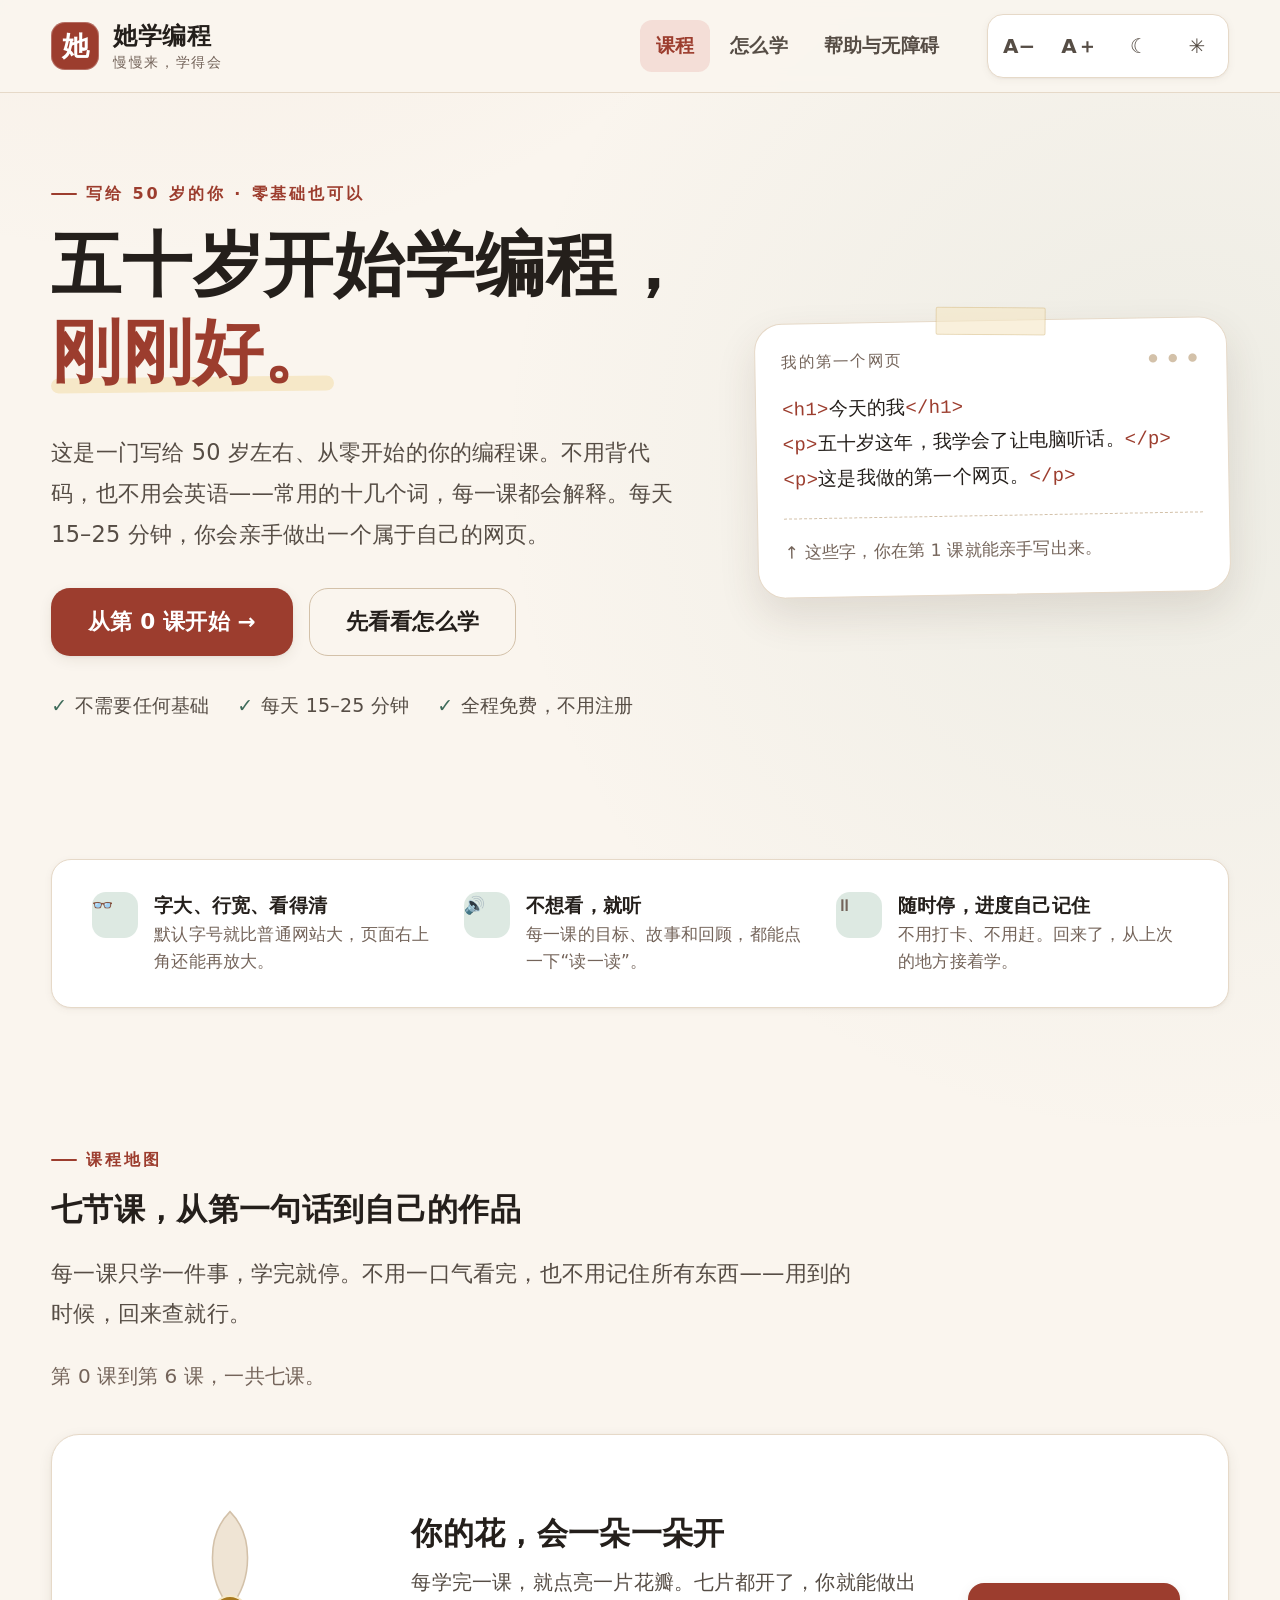
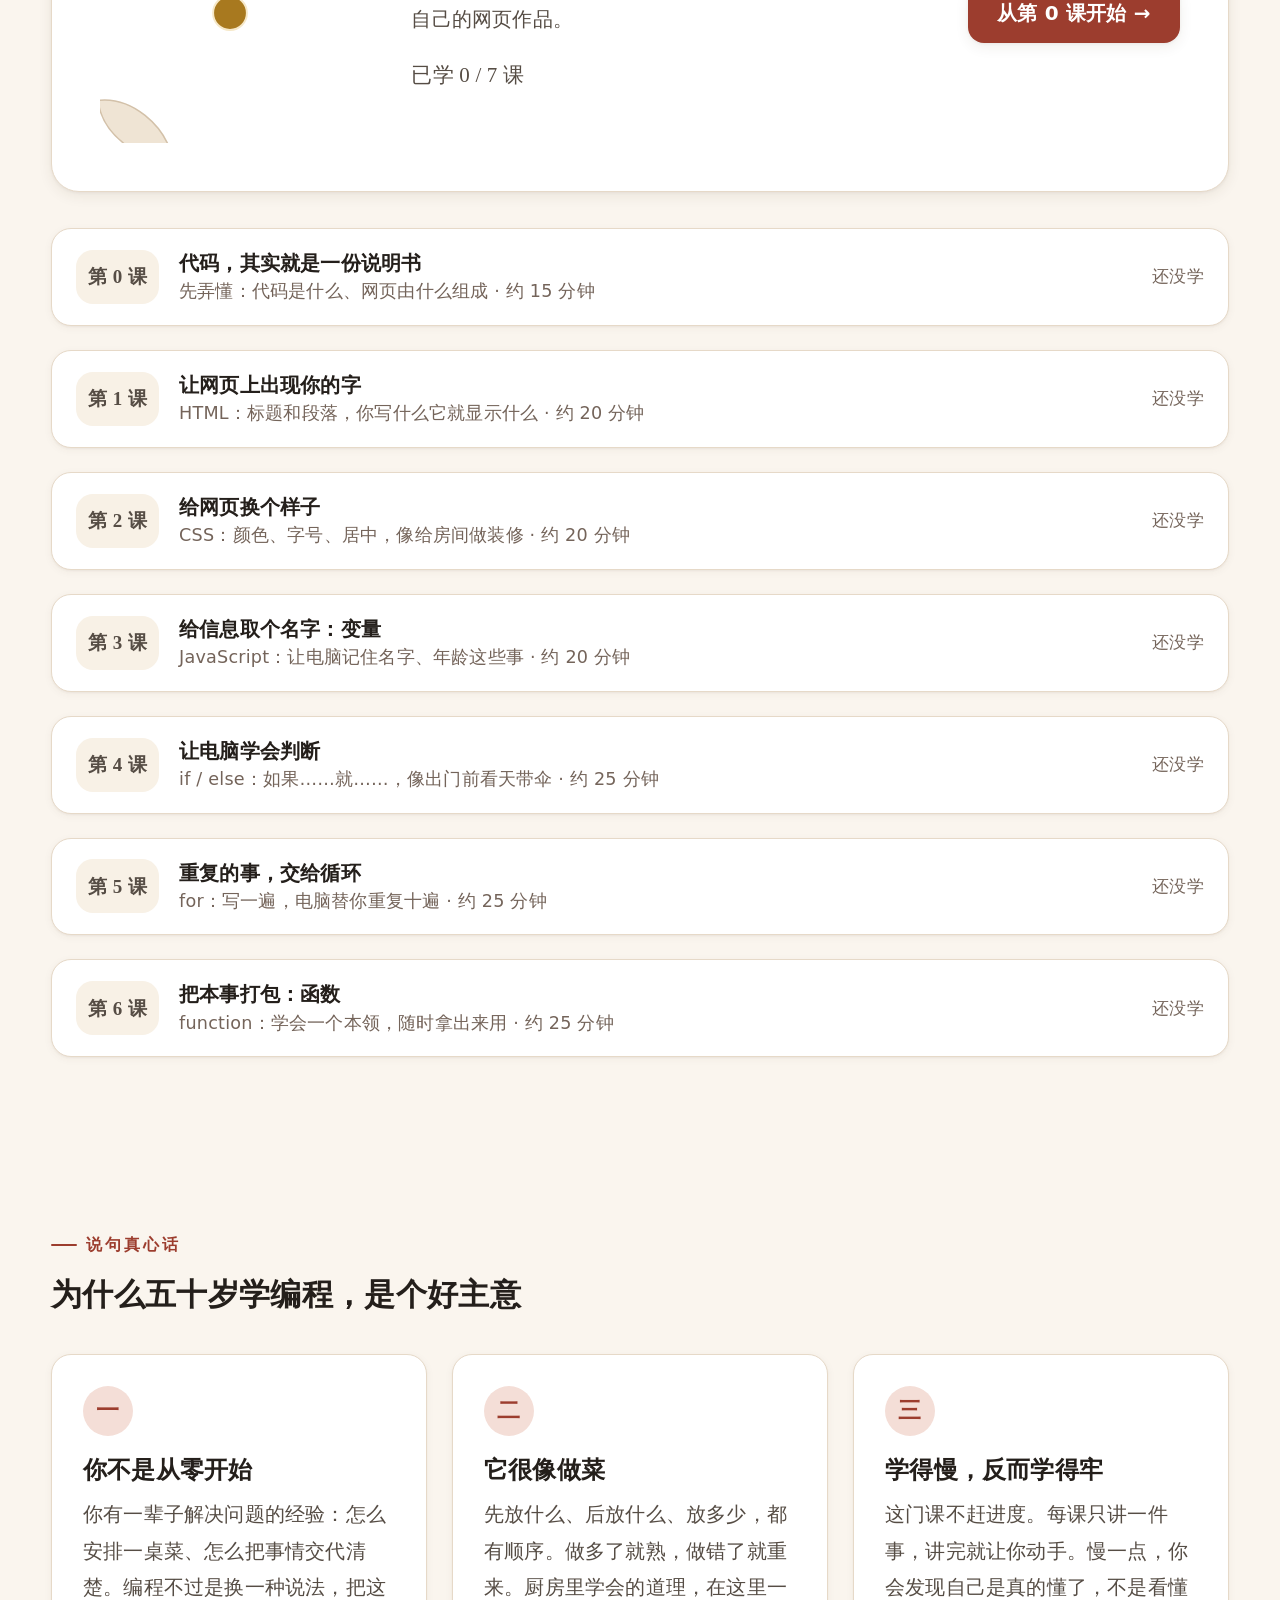
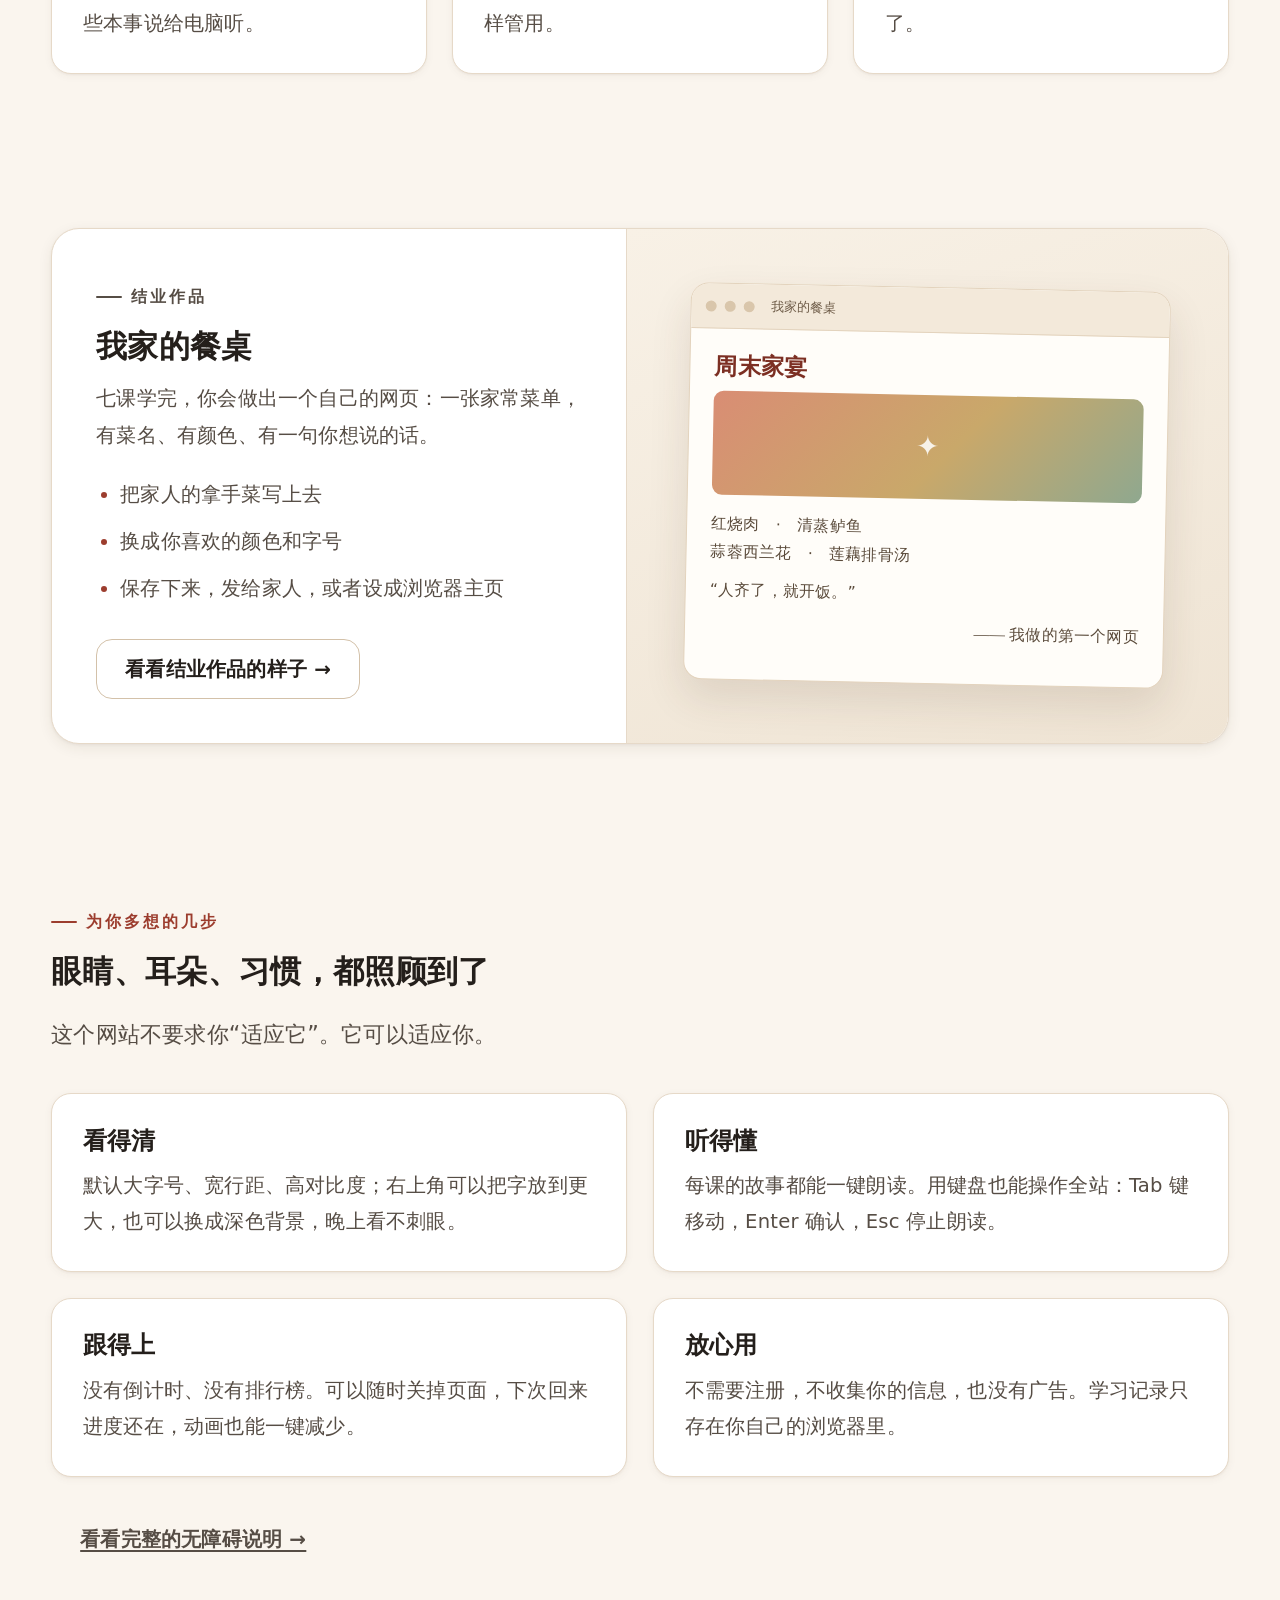
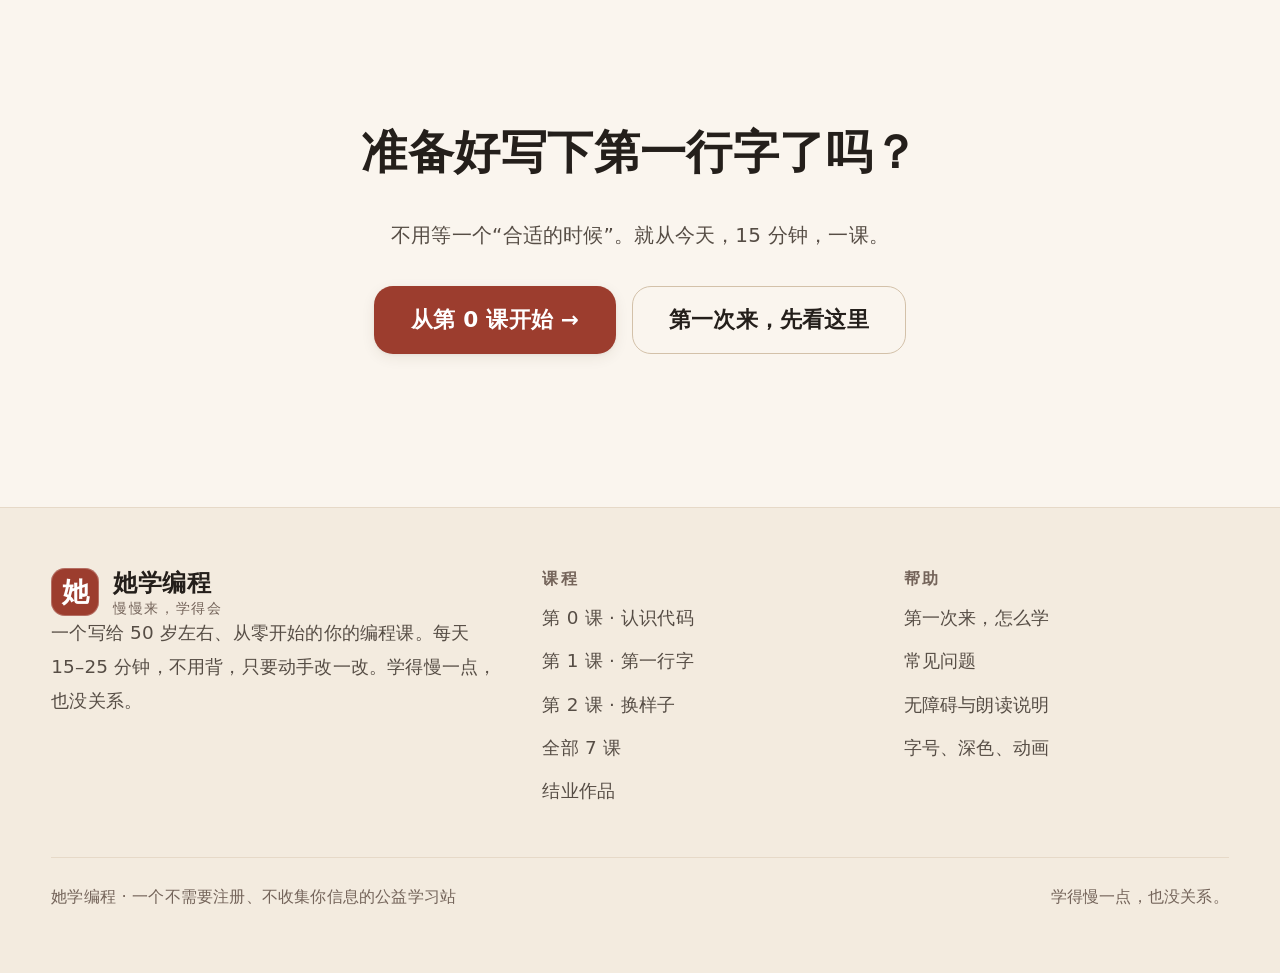
<file: index.html>
<!DOCTYPE html>
<html lang="zh-CN">
<head>
  <meta charset="UTF-8">
  <meta name="viewport" content="width=device-width, initial-scale=1">
  <title>她学编程 · 50 岁开始，慢慢学得会</title>
  <meta name="description" content="一个写给 50 岁左右、零基础女性的编程课。7 节课，每天 15–25 分钟，从第一行字到做出自己的网页。大字号、能朗读、不用注册。">
  <meta property="og:type" content="website">
  <meta property="og:site_name" content="她学编程">
  <meta property="og:locale" content="zh_CN">
  <meta property="og:title" content="她学编程 · 50 岁开始，慢慢学得会">
  <meta property="og:description" content="一个写给 50 岁左右、零基础女性的编程课。7 节课，每天 15–25 分钟，从第一行字到做出自己的网页。大字号、能朗读、不用注册。">
  <meta property="og:url" content="https://jarrettchen888.github.io/ta-xue-biancheng/">
  <meta property="og:image" content="https://jarrettchen888.github.io/ta-xue-biancheng/assets/og-image.png">
  <meta property="og:image:width" content="1200">
  <meta property="og:image:height" content="630">
  <meta name="twitter:card" content="summary_large_image">
  <meta name="theme-color" content="#faf5ee">
  <link rel="icon" type="image/svg+xml" href="assets/favicon.svg">
  <link rel="stylesheet" href="assets/styles.css">
  <script>
    (function () {
      try {
        var s = JSON.parse(localStorage.getItem("hx.settings") || "{}");
        var root = document.documentElement;
        var sizes = [18, 20, 22, 25];
        root.style.fontSize = (sizes[s.font] || 20) + "px";
        root.setAttribute("data-theme", s.theme || (window.matchMedia && matchMedia("(prefers-color-scheme: dark)").matches ? "dark" : "light"));
        if (s.motion) root.setAttribute("data-motion", s.motion);
      } catch (e) {}
    })();
  </script>
</head>
<body>
  <a class="skip-link" href="#main">跳到正文</a>

  <header class="site-header">
    <div class="wrap header-inner">
      <a class="brand" href="index.html">
        <span class="brand-mark" aria-hidden="true">她</span>
        <span class="brand-text">她学编程<em>慢慢来，学得会</em></span>
      </a>
      <nav class="site-nav" aria-label="主导航">
        <a href="index.html#course" aria-current="page">课程</a>
        <a href="start.html">怎么学</a>
        <a href="help.html">帮助与无障碍</a>
      </nav>
      <div class="ctrl-group" role="group" aria-label="阅读设置">
        <button class="ctrl" type="button" data-font="down" aria-label="A− 缩小字号" title="缩小字号">A−</button>
        <button class="ctrl" type="button" data-font="up" aria-label="A＋ 放大字号" title="放大字号">A＋</button>
        <button class="ctrl" type="button" data-theme-toggle aria-label="☾ 切换深色模式" aria-pressed="false" title="深色模式">☾</button>
        <button class="ctrl" type="button" data-motion-toggle aria-label="✳ 减少动画效果" aria-pressed="false" title="减少动画">✳</button>
      </div>
    </div>
  </header>

  <main id="main">
    <!-- ============ 英雄区 ============ -->
    <section class="hero">
      <div class="wrap hero-grid">
        <div class="hero-copy">
          <p class="label">写给 50 岁的你 · 零基础也可以</p>
          <h1 class="hero-title">五十岁开始学编程，<br><span class="mark">刚刚好。</span></h1>
          <p class="hero-lede">这是一门写给 50 岁左右、从零开始的你的编程课。不用背代码，也不用会英语——常用的十几个词，每一课都会解释。每天 15–25 分钟，你会亲手做出一个属于自己的网页。</p>
          <div class="cta-row">
            <a class="btn btn-primary btn-lg" href="lessons/lesson-0.html" data-next-lesson>从第 0 课开始 →</a>
            <a class="btn btn-ghost btn-lg" href="start.html">先看看怎么学</a>
          </div>
          <ul class="hero-facts">
            <li>不需要任何基础</li>
            <li>每天 15–25 分钟</li>
            <li>全程免费，不用注册</li>
          </ul>
        </div>

        <div class="hero-card">
          <div class="hero-card-top">
            <span>我的第一个网页</span>
            <span class="dots" aria-hidden="true"></span>
          </div>
          <pre><code><span class="tag">&lt;h1&gt;</span>今天的我<span class="tag">&lt;/h1&gt;</span>
<span class="tag">&lt;p&gt;</span>五十岁这年，我学会了让电脑听话。<span class="tag">&lt;/p&gt;</span>
<span class="tag">&lt;p&gt;</span>这是我做的第一个网页。<span class="tag">&lt;/p&gt;</span></code></pre>
          <p class="hero-card-note">↑ 这些字，你在第 1 课就能亲手写出来。</p>
        </div>
      </div>
    </section>

    <!-- ============ 三个安心的事实 ============ -->
    <section class="wrap section-tight" aria-label="这门课的特点">
      <div class="fact-strip">
        <div class="fact">
          <span class="fact-icon" aria-hidden="true">👓</span>
          <div>
            <strong>字大、行宽、看得清</strong>
            <span>默认字号就比普通网站大，页面右上角还能再放大。</span>
          </div>
        </div>
        <div class="fact">
          <span class="fact-icon" aria-hidden="true">🔊</span>
          <div>
            <strong>不想看，就听</strong>
            <span>每一课的目标、故事和回顾，都能点一下“读一读”。</span>
          </div>
        </div>
        <div class="fact">
          <span class="fact-icon" aria-hidden="true">⏸</span>
          <div>
            <strong>随时停，进度自己记住</strong>
            <span>不用打卡、不用赶。回来了，从上次的地方接着学。</span>
          </div>
        </div>
      </div>
    </section>

    <!-- ============ 课程地图 ============ -->
    <section class="wrap section" id="course" aria-labelledby="course-title">
      <div class="section-head">
        <p class="label">课程地图</p>
        <h2 id="course-title">七节课，从第一句话到自己的作品</h2>
        <p class="lede">每一课只学一件事，学完就停。不用一口气看完，也不用记住所有东西——用到的时候，回来查就行。</p>
        <p class="muted">第 0 课到第 6 课，一共七课。</p>
      </div>

      <!-- 花瓣进度 -->
      <div class="progress-panel">
        <svg class="flower" viewBox="0 0 200 200" role="img" aria-label="学习进度：七片花瓣已开 0 片，共 7 片">
          <g>
            <path class="petal" d="M100 96 C82 74 82 40 100 22 C118 40 118 74 100 96 Z" transform="rotate(0 100 100)"/>
            <path class="petal" d="M100 96 C82 74 82 40 100 22 C118 40 118 74 100 96 Z" transform="rotate(51.43 100 100)"/>
            <path class="petal" d="M100 96 C82 74 82 40 100 22 C118 40 118 74 100 96 Z" transform="rotate(102.86 100 100)"/>
            <path class="petal" d="M100 96 C82 74 82 40 100 22 C118 40 118 74 100 96 Z" transform="rotate(154.29 100 100)"/>
            <path class="petal" d="M100 96 C82 74 82 40 100 22 C118 40 118 74 100 96 Z" transform="rotate(205.71 100 100)"/>
            <path class="petal" d="M100 96 C82 74 82 40 100 22 C118 40 118 74 100 96 Z" transform="rotate(257.14 100 100)"/>
            <path class="petal" d="M100 96 C82 74 82 40 100 22 C118 40 118 74 100 96 Z" transform="rotate(308.57 100 100)"/>
          </g>
          <circle class="flower-center" cx="100" cy="100" r="13"/>
        </svg>
        <div class="progress-copy">
          <h2>你的花，会一朵一朵开</h2>
          <p>每学完一课，就点亮一片花瓣。七片都开了，你就能做出自己的网页作品。</p>
          <p class="progress-count" data-progress-text>已学 0 / 7 课</p>
        </div>
        <div>
          <a class="btn btn-primary" href="lessons/lesson-0.html" data-next-lesson>从第 0 课开始 →</a>
        </div>
      </div>

      <ol class="course-map">
        <li>
          <a class="lesson-row" href="lessons/lesson-0.html" data-lesson="0">
            <span class="lesson-no" aria-hidden="true">第 0 课</span>
            <span class="lesson-info">
              <strong>代码，其实就是一份说明书</strong>
              <span>先弄懂：代码是什么、网页由什么组成 · 约 15 分钟</span>
            </span>
            <span class="lesson-status" data-status>还没学</span>
          </a>
        </li>
        <li>
          <a class="lesson-row" href="lessons/lesson-1.html" data-lesson="1">
            <span class="lesson-no" aria-hidden="true">第 1 课</span>
            <span class="lesson-info">
              <strong>让网页上出现你的字</strong>
              <span>HTML：标题和段落，你写什么它就显示什么 · 约 20 分钟</span>
            </span>
            <span class="lesson-status" data-status>还没学</span>
          </a>
        </li>
        <li>
          <a class="lesson-row" href="lessons/lesson-2.html" data-lesson="2">
            <span class="lesson-no" aria-hidden="true">第 2 课</span>
            <span class="lesson-info">
              <strong>给网页换个样子</strong>
              <span>CSS：颜色、字号、居中，像给房间做装修 · 约 20 分钟</span>
            </span>
            <span class="lesson-status" data-status>还没学</span>
          </a>
        </li>
        <li>
          <a class="lesson-row" href="lessons/lesson-3.html" data-lesson="3">
            <span class="lesson-no" aria-hidden="true">第 3 课</span>
            <span class="lesson-info">
              <strong>给信息取个名字：变量</strong>
              <span>JavaScript：让电脑记住名字、年龄这些事 · 约 20 分钟</span>
            </span>
            <span class="lesson-status" data-status>还没学</span>
          </a>
        </li>
        <li>
          <a class="lesson-row" href="lessons/lesson-4.html" data-lesson="4">
            <span class="lesson-no" aria-hidden="true">第 4 课</span>
            <span class="lesson-info">
              <strong>让电脑学会判断</strong>
              <span>if / else：如果……就……，像出门前看天带伞 · 约 25 分钟</span>
            </span>
            <span class="lesson-status" data-status>还没学</span>
          </a>
        </li>
        <li>
          <a class="lesson-row" href="lessons/lesson-5.html" data-lesson="5">
            <span class="lesson-no" aria-hidden="true">第 5 课</span>
            <span class="lesson-info">
              <strong>重复的事，交给循环</strong>
              <span>for：写一遍，电脑替你重复十遍 · 约 25 分钟</span>
            </span>
            <span class="lesson-status" data-status>还没学</span>
          </a>
        </li>
        <li>
          <a class="lesson-row" href="lessons/lesson-6.html" data-lesson="6">
            <span class="lesson-no" aria-hidden="true">第 6 课</span>
            <span class="lesson-info">
              <strong>把本事打包：函数</strong>
              <span>function：学会一个本领，随时拿出来用 · 约 25 分钟</span>
            </span>
            <span class="lesson-status" data-status>还没学</span>
          </a>
        </li>
      </ol>
    </section>

    <!-- ============ 为什么现在学 ============ -->
    <section class="wrap section" aria-labelledby="why-title">
      <div class="section-head">
        <p class="label">说句真心话</p>
        <h2 id="why-title">为什么五十岁学编程，是个好主意</h2>
      </div>
      <div class="grid grid-3">
        <article class="card">
          <span class="card-num" aria-hidden="true">一</span>
          <h3>你不是从零开始</h3>
          <p>你有一辈子解决问题的经验：怎么安排一桌菜、怎么把事情交代清楚。编程不过是换一种说法，把这些本事说给电脑听。</p>
        </article>
        <article class="card">
          <span class="card-num" aria-hidden="true">二</span>
          <h3>它很像做菜</h3>
          <p>先放什么、后放什么、放多少，都有顺序。做多了就熟，做错了就重来。厨房里学会的道理，在这里一样管用。</p>
        </article>
        <article class="card">
          <span class="card-num" aria-hidden="true">三</span>
          <h3>学得慢，反而学得牢</h3>
          <p>这门课不赶进度。每课只讲一件事，讲完就让你动手。慢一点，你会发现自己是真的懂了，不是看懂了。</p>
        </article>
      </div>
    </section>

    <!-- ============ 你会做出来的东西 ============ -->
    <section class="wrap section" aria-labelledby="project-title">
      <div class="project-preview">
        <div class="project-preview-copy">
          <p class="label">结业作品</p>
          <h2 id="project-title">我家的餐桌</h2>
          <p>七课学完，你会做出一个自己的网页：一张家常菜单，有菜名、有颜色、有一句你想说的话。</p>
          <ul>
            <li>把家人的拿手菜写上去</li>
            <li>换成你喜欢的颜色和字号</li>
            <li>保存下来，发给家人，或者设成浏览器主页</li>
          </ul>
          <div class="cta-row">
            <a class="btn btn-ghost" href="project.html">看看结业作品的样子 →</a>
          </div>
        </div>
        <div class="project-browser">
          <div class="browser-window" aria-hidden="true">
            <div class="browser-bar"><i></i><i></i><i></i><span>我家的餐桌</span></div>
            <div class="browser-body">
              <h3>周末家宴</h3>
              <div class="browser-photo"></div>
              <p>红烧肉　·　清蒸鲈鱼<br>蒜蓉西兰花　·　莲藕排骨汤</p>
              <p>“人齐了，就开饭。”</p>
              <p class="browser-sign">—— 我做的第一个网页</p>
            </div>
          </div>
        </div>
      </div>
    </section>

    <!-- ============ 无障碍说明 ============ -->
    <section class="wrap section" aria-labelledby="a11y-title">
      <div class="section-head">
        <p class="label">为你多想的几步</p>
        <h2 id="a11y-title">眼睛、耳朵、习惯，都照顾到了</h2>
        <p class="lede">这个网站不要求你“适应它”。它可以适应你。</p>
      </div>
      <div class="grid grid-2">
        <article class="card">
          <h3>看得清</h3>
          <p>默认大字号、宽行距、高对比度；右上角可以把字放到更大，也可以换成深色背景，晚上看不刺眼。</p>
        </article>
        <article class="card">
          <h3>听得懂</h3>
          <p>每课的故事都能一键朗读。用键盘也能操作全站：Tab 键移动，Enter 确认，Esc 停止朗读。</p>
        </article>
        <article class="card">
          <h3>跟得上</h3>
          <p>没有倒计时、没有排行榜。可以随时关掉页面，下次回来进度还在，动画也能一键减少。</p>
        </article>
        <article class="card">
          <h3>放心用</h3>
          <p>不需要注册，不收集你的信息，也没有广告。学习记录只存在你自己的浏览器里。</p>
        </article>
      </div>
      <p class="cta-row"><a class="btn btn-quiet" href="help.html#accessibility">看看完整的无障碍说明 →</a></p>
    </section>

    <!-- ============ 收尾 ============ -->
    <section class="wrap closing">
      <h2>准备好写下第一行字了吗？</h2>
      <p>不用等一个“合适的时候”。就从今天，15 分钟，一课。</p>
      <div class="cta-row center">
        <a class="btn btn-primary btn-lg" href="lessons/lesson-0.html" data-next-lesson>从第 0 课开始 →</a>
        <a class="btn btn-ghost btn-lg" href="start.html">第一次来，先看这里</a>
      </div>
    </section>
  </main>

  <footer class="site-footer">
    <div class="wrap">
      <div class="footer-grid">
        <div class="footer-brand">
          <a class="brand" href="index.html">
            <span class="brand-mark" aria-hidden="true">她</span>
            <span class="brand-text">她学编程<em>慢慢来，学得会</em></span>
          </a>
          <p>一个写给 50 岁左右、从零开始的你的编程课。每天 15–25 分钟，不用背，只要动手改一改。学得慢一点，也没关系。</p>
        </div>
        <div class="footer-col">
          <h3>课程</h3>
          <ul>
            <li><a href="lessons/lesson-0.html">第 0 课 · 认识代码</a></li>
            <li><a href="lessons/lesson-1.html">第 1 课 · 第一行字</a></li>
            <li><a href="lessons/lesson-2.html">第 2 课 · 换样子</a></li>
            <li><a href="index.html#course">全部 7 课</a></li>
            <li><a href="project.html">结业作品</a></li>
          </ul>
        </div>
        <div class="footer-col">
          <h3>帮助</h3>
          <ul>
            <li><a href="start.html">第一次来，怎么学</a></li>
            <li><a href="help.html">常见问题</a></li>
            <li><a href="help.html#accessibility">无障碍与朗读说明</a></li>
            <li><a href="help.html#settings">字号、深色、动画</a></li>
          </ul>
        </div>
      </div>
      <div class="footer-bottom">
        <span>她学编程 · 一个不需要注册、不收集你信息的公益学习站</span>
        <span>学得慢一点，也没关系。</span>
      </div>
    </div>
  </footer>

  <script src="assets/app.js" defer></script>
</body>
</html>
</file>
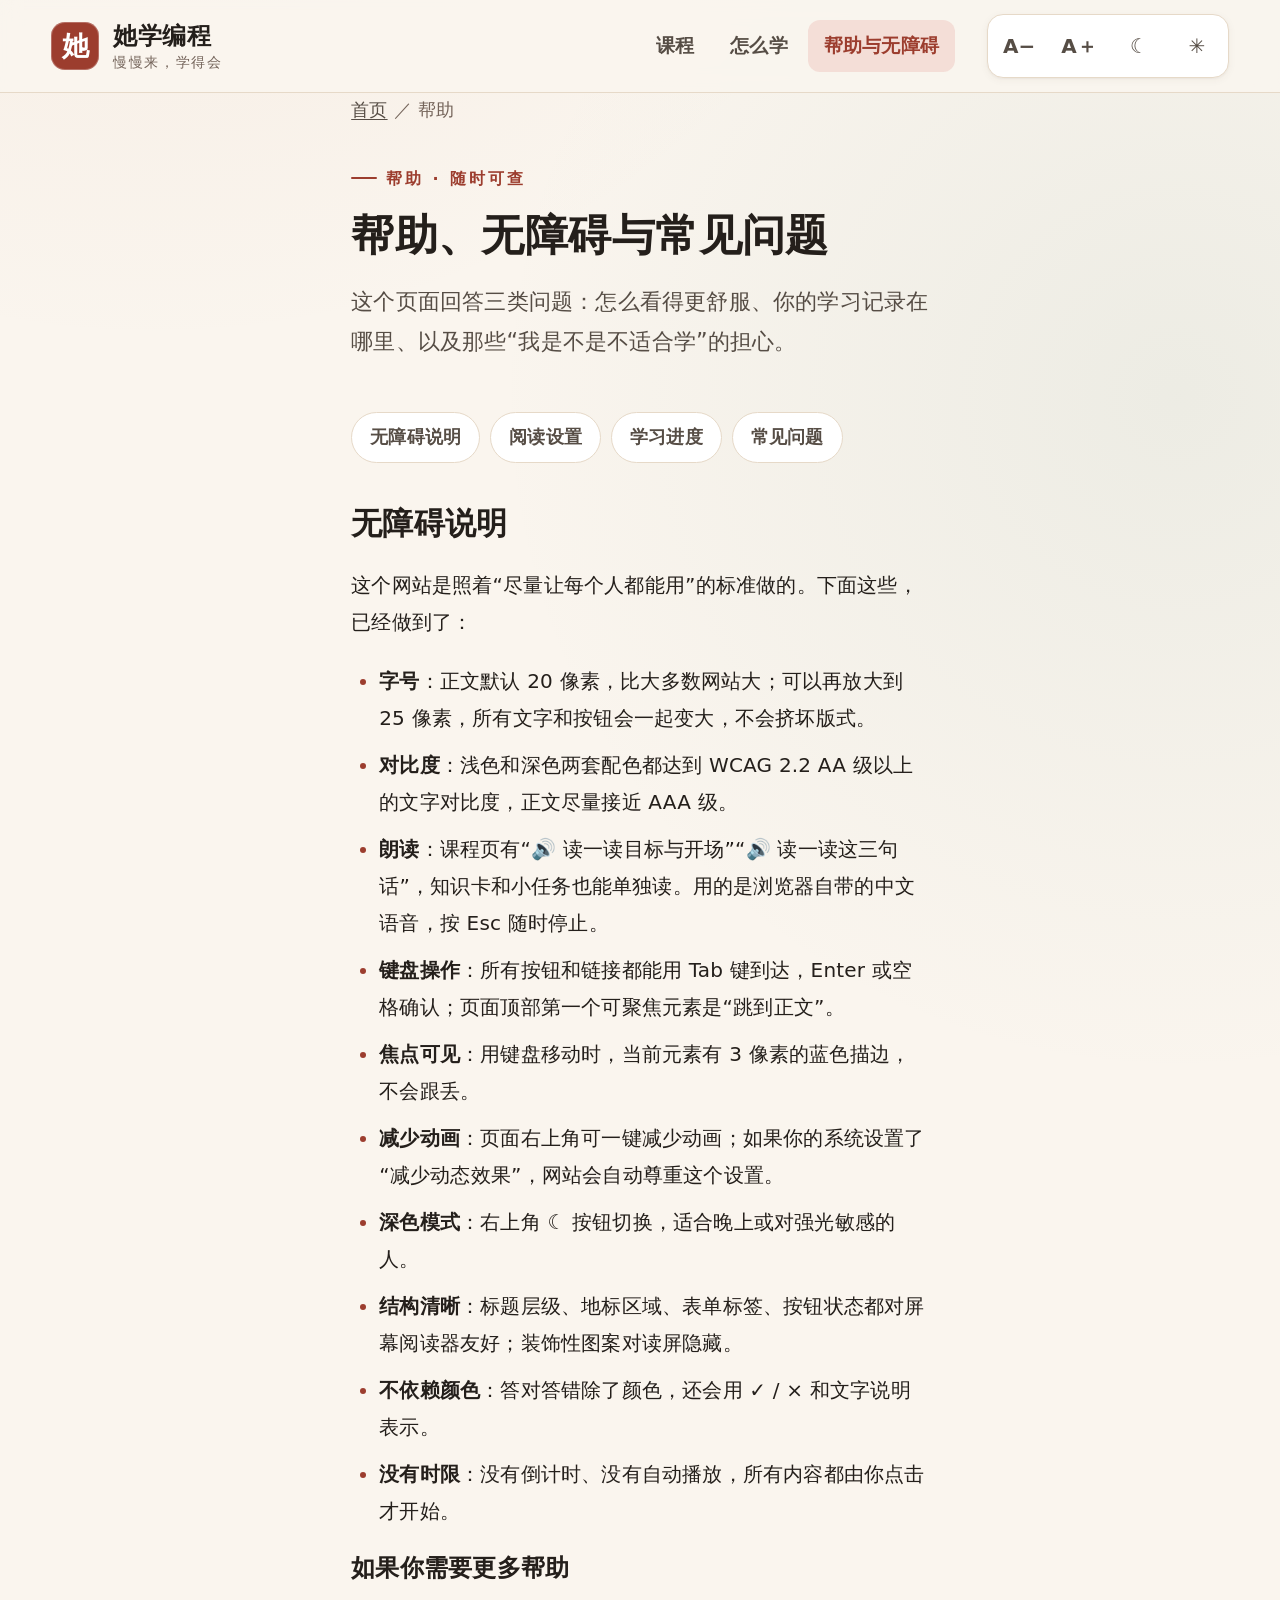
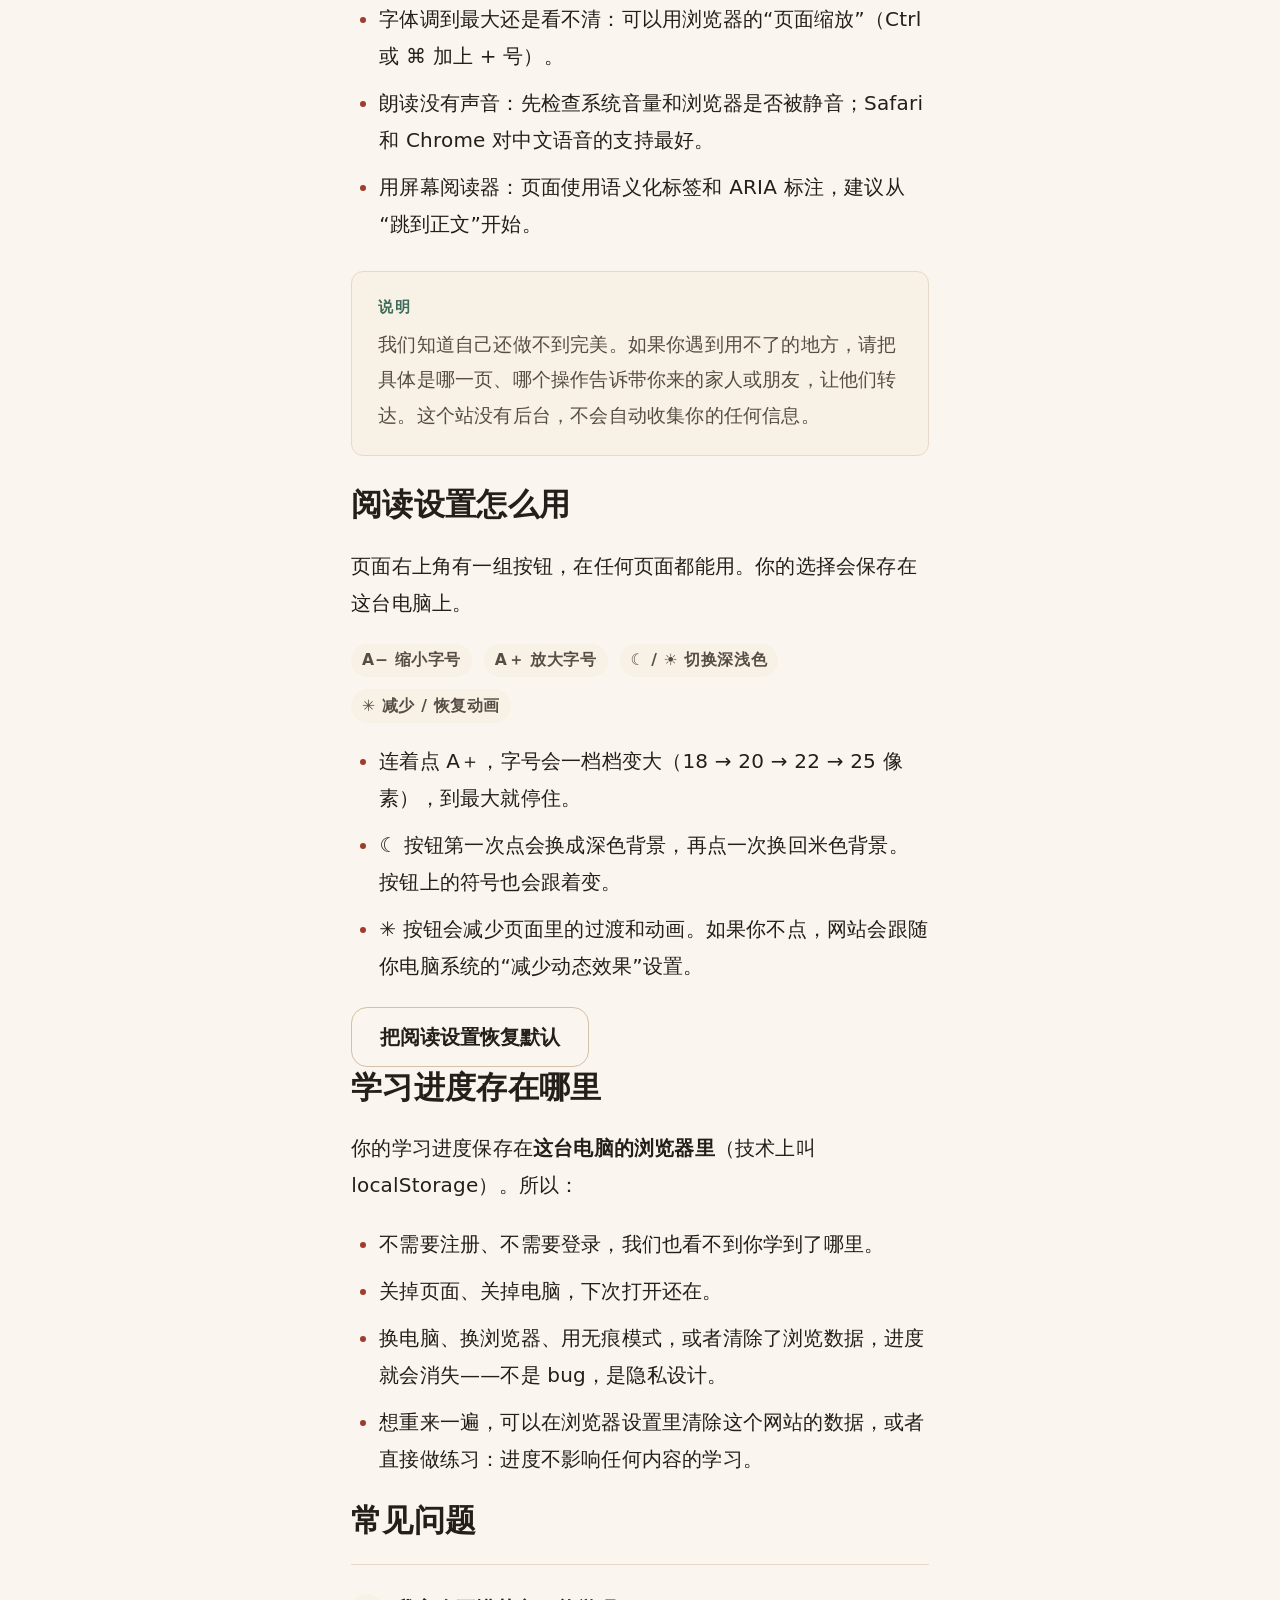
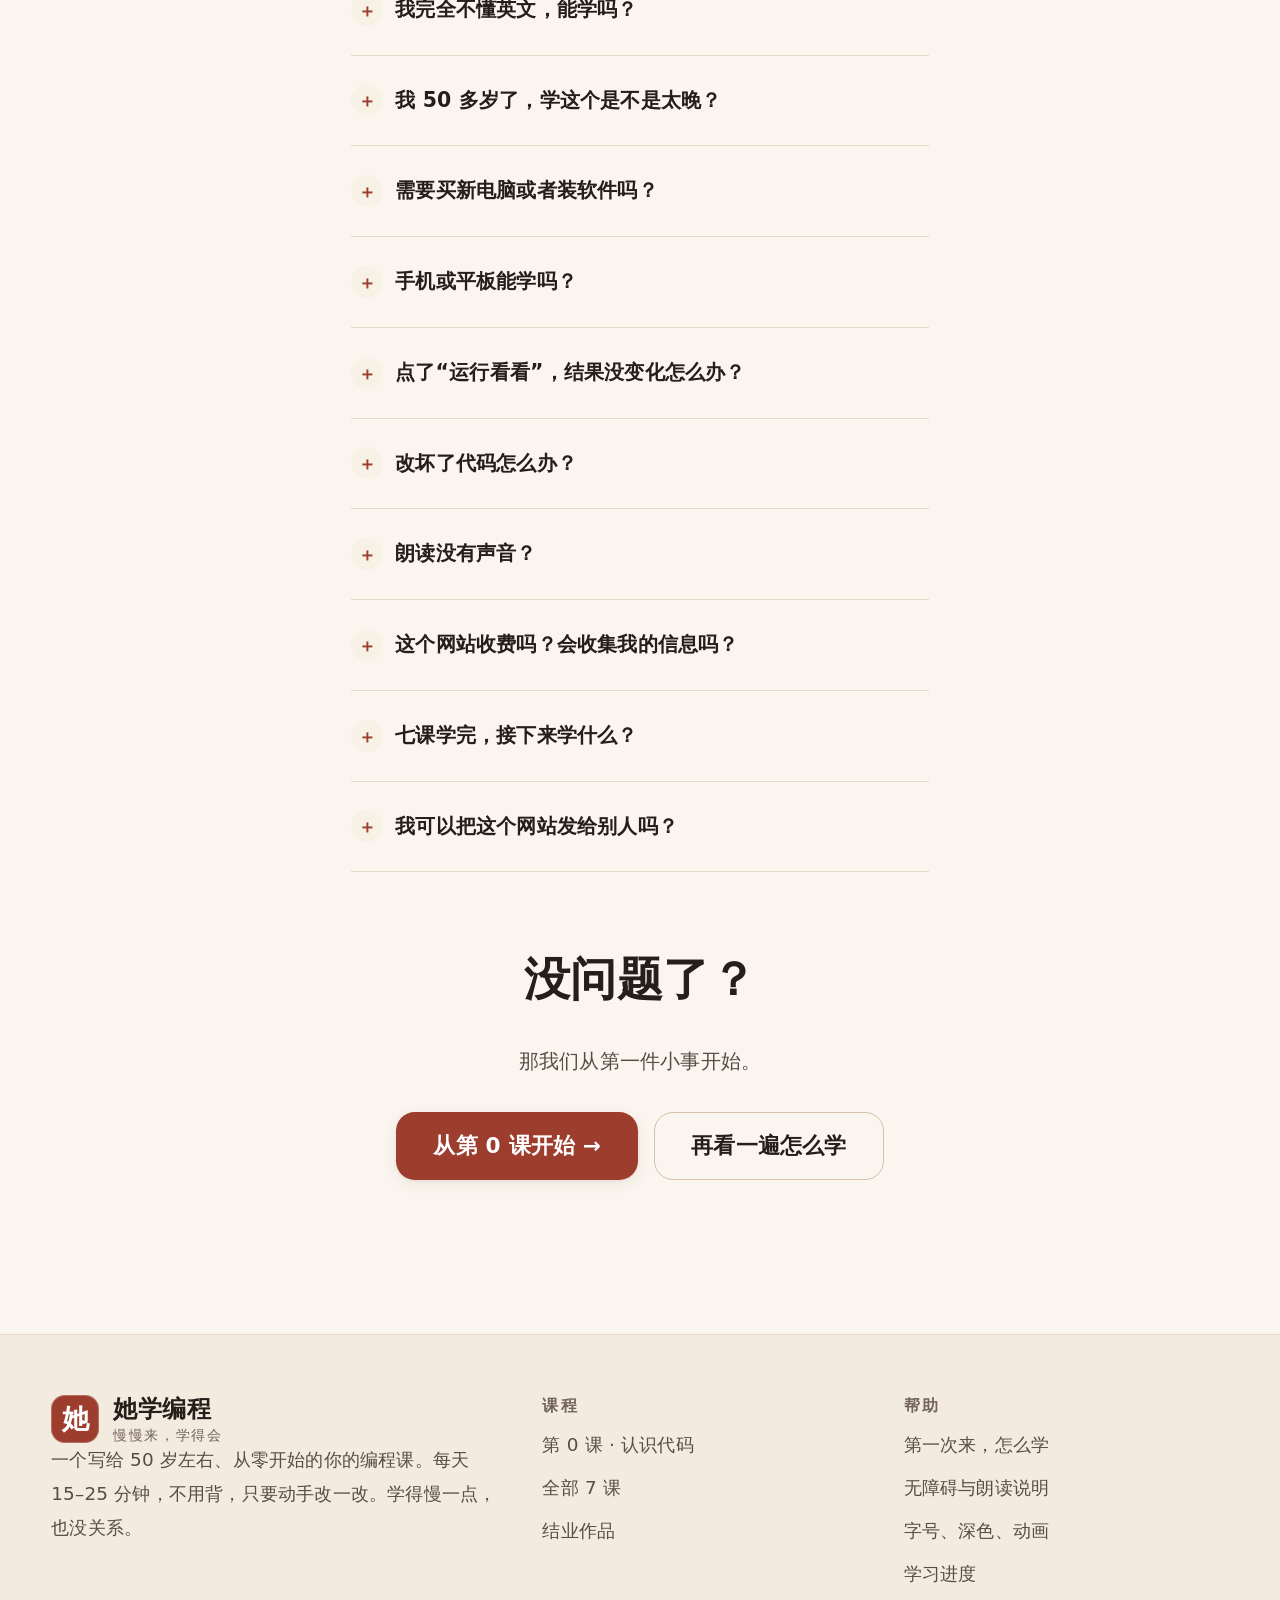
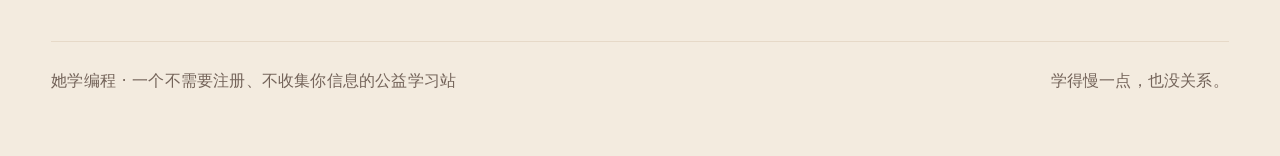
<file: help.html>
<!DOCTYPE html>
<html lang="zh-CN">
<head>
  <meta charset="UTF-8">
  <meta name="viewport" content="width=device-width, initial-scale=1">
  <title>帮助、无障碍与常见问题｜她学编程</title>
  <meta name="description" content="她学编程的帮助页：无障碍说明、阅读设置怎么用、学习进度存在哪里、常见问题解答。">
  <meta property="og:type" content="website">
  <meta property="og:site_name" content="她学编程">
  <meta property="og:locale" content="zh_CN">
  <meta property="og:title" content="帮助、无障碍与常见问题｜她学编程">
  <meta property="og:description" content="她学编程的帮助页：无障碍说明、阅读设置怎么用、学习进度存在哪里、常见问题解答。">
  <meta property="og:url" content="https://jarrettchen888.github.io/ta-xue-biancheng/help.html">
  <meta property="og:image" content="https://jarrettchen888.github.io/ta-xue-biancheng/assets/og-image.png">
  <meta property="og:image:width" content="1200">
  <meta property="og:image:height" content="630">
  <meta name="twitter:card" content="summary_large_image">
  <meta name="theme-color" content="#faf5ee">
  <link rel="icon" type="image/svg+xml" href="assets/favicon.svg">
  <link rel="stylesheet" href="assets/styles.css">
  <script>
    (function () {
      try {
        var s = JSON.parse(localStorage.getItem("hx.settings") || "{}");
        var root = document.documentElement;
        var sizes = [18, 20, 22, 25];
        root.style.fontSize = (sizes[s.font] || 20) + "px";
        root.setAttribute("data-theme", s.theme || (window.matchMedia && matchMedia("(prefers-color-scheme: dark)").matches ? "dark" : "light"));
        if (s.motion) root.setAttribute("data-motion", s.motion);
      } catch (e) {}
    })();
  </script>
</head>
<body>
  <a class="skip-link" href="#main">跳到正文</a>

  <header class="site-header">
    <div class="wrap header-inner">
      <a class="brand" href="index.html">
        <span class="brand-mark" aria-hidden="true">她</span>
        <span class="brand-text">她学编程<em>慢慢来，学得会</em></span>
      </a>
      <nav class="site-nav" aria-label="主导航">
        <a href="index.html#course">课程</a>
        <a href="start.html">怎么学</a>
        <a href="help.html" aria-current="page">帮助与无障碍</a>
      </nav>
      <div class="ctrl-group" role="group" aria-label="阅读设置">
        <button class="ctrl" type="button" data-font="down" aria-label="A− 缩小字号" title="缩小字号">A−</button>
        <button class="ctrl" type="button" data-font="up" aria-label="A＋ 放大字号" title="放大字号">A＋</button>
        <button class="ctrl" type="button" data-theme-toggle aria-label="☾ 切换深色模式" aria-pressed="false" title="深色模式">☾</button>
        <button class="ctrl" type="button" data-motion-toggle aria-label="✳ 减少动画效果" aria-pressed="false" title="减少动画">✳</button>
      </div>
    </div>
  </header>

  <main id="main" class="wrap reading">
    <nav class="crumbs" aria-label="当前位置">
      <a href="index.html">首页</a> ／ 帮助
    </nav>

    <header class="lesson-head">
      <p class="label">帮助 · 随时可查</p>
      <h1>帮助、无障碍与常见问题</h1>
      <p class="lede">这个页面回答三类问题：怎么看得更舒服、你的学习记录在哪里、以及那些“我是不是不适合学”的担心。</p>
    </header>

    <nav class="doc-nav" aria-label="本页目录">
      <a href="#accessibility">无障碍说明</a>
      <a href="#settings">阅读设置</a>
      <a href="#progress">学习进度</a>
      <a href="#faq">常见问题</a>
    </nav>

    <section id="accessibility" aria-labelledby="a11y-title">
      <h2 id="a11y-title">无障碍说明</h2>
      <p>这个网站是照着“尽量让每个人都能用”的标准做的。下面这些，已经做到了：</p>
      <ul>
        <li><strong>字号</strong>：正文默认 20 像素，比大多数网站大；可以再放大到 25 像素，所有文字和按钮会一起变大，不会挤坏版式。</li>
        <li><strong>对比度</strong>：浅色和深色两套配色都达到 WCAG 2.2 AA 级以上的文字对比度，正文尽量接近 AAA 级。</li>
        <li><strong>朗读</strong>：课程页有“🔊 读一读目标与开场”“🔊 读一读这三句话”，知识卡和小任务也能单独读。用的是浏览器自带的中文语音，按 Esc 随时停止。</li>
        <li><strong>键盘操作</strong>：所有按钮和链接都能用 Tab 键到达，Enter 或空格确认；页面顶部第一个可聚焦元素是“跳到正文”。</li>
        <li><strong>焦点可见</strong>：用键盘移动时，当前元素有 3 像素的蓝色描边，不会跟丢。</li>
        <li><strong>减少动画</strong>：页面右上角可一键减少动画；如果你的系统设置了“减少动态效果”，网站会自动尊重这个设置。</li>
        <li><strong>深色模式</strong>：右上角 ☾ 按钮切换，适合晚上或对强光敏感的人。</li>
        <li><strong>结构清晰</strong>：标题层级、地标区域、表单标签、按钮状态都对屏幕阅读器友好；装饰性图案对读屏隐藏。</li>
        <li><strong>不依赖颜色</strong>：答对答错除了颜色，还会用 ✓ / × 和文字说明表示。</li>
        <li><strong>没有时限</strong>：没有倒计时、没有自动播放，所有内容都由你点击才开始。</li>
      </ul>

      <h3>如果你需要更多帮助</h3>
      <ul>
        <li>字体调到最大还是看不清：可以用浏览器的“页面缩放”（Ctrl 或 ⌘ 加上 + 号）。</li>
        <li>朗读没有声音：先检查系统音量和浏览器是否被静音；Safari 和 Chrome 对中文语音的支持最好。</li>
        <li>用屏幕阅读器：页面使用语义化标签和 ARIA 标注，建议从“跳到正文”开始。</li>
      </ul>
      <aside class="note" aria-label="说明">我们知道自己还做不到完美。如果你遇到用不了的地方，请把具体是哪一页、哪个操作告诉带你来的家人或朋友，让他们转达。这个站没有后台，不会自动收集你的任何信息。</aside>
    </section>

    <section id="settings" aria-labelledby="settings-title">
      <h2 id="settings-title">阅读设置怎么用</h2>
      <p>页面右上角有一组按钮，在任何页面都能用。你的选择会保存在这台电脑上。</p>
      <div class="settings-demo">
        <span class="badge">A− 缩小字号</span>
        <span class="badge">A＋ 放大字号</span>
        <span class="badge">☾ / ☀ 切换深浅色</span>
        <span class="badge">✳ 减少 / 恢复动画</span>
      </div>
      <ul>
        <li>连着点 A＋，字号会一档档变大（18 → 20 → 22 → 25 像素），到最大就停住。</li>
        <li>☾ 按钮第一次点会换成深色背景，再点一次换回米色背景。按钮上的符号也会跟着变。</li>
        <li>✳ 按钮会减少页面里的过渡和动画。如果你不点，网站会跟随你电脑系统的“减少动态效果”设置。</li>
      </ul>
      <p><button class="btn btn-ghost" type="button" data-reset-settings>把阅读设置恢复默认</button></p>
    </section>

    <section id="progress" aria-labelledby="progress-title">
      <h2 id="progress-title">学习进度存在哪里</h2>
      <p>你的学习进度保存在<strong>这台电脑的浏览器里</strong>（技术上叫 localStorage）。所以：</p>
      <ul>
        <li>不需要注册、不需要登录，我们也看不到你学到了哪里。</li>
        <li>关掉页面、关掉电脑，下次打开还在。</li>
        <li>换电脑、换浏览器、用无痕模式，或者清除了浏览数据，进度就会消失——不是 bug，是隐私设计。</li>
        <li>想重来一遍，可以在浏览器设置里清除这个网站的数据，或者直接做练习：进度不影响任何内容的学习。</li>
      </ul>
    </section>

    <section id="faq" aria-labelledby="faq-title">
      <h2 id="faq-title">常见问题</h2>
      <div class="faq">
        <details>
          <summary>我完全不懂英文，能学吗？</summary>
          <p>能。整个网站是中文的，代码里需要认识的英文单词只有十几个，每一课出现时都会解释。你不需要背单词，看多了自然就认识了。</p>
        </details>
        <details>
          <summary>我 50 多岁了，学这个是不是太晚？</summary>
          <p>不晚。这门课就是为这个年龄写的：每课只讲一件事，讲完立刻动手，不赶进度。学编程靠的不是记性快，是耐心和把事情说清楚的能力——这两样你有。</p>
        </details>
        <details>
          <summary>需要买新电脑或者装软件吗？</summary>
          <p>都不需要。能打开浏览器的电脑就行，练习直接在网页里完成，不用安装任何东西。</p>
        </details>
        <details>
          <summary>手机或平板能学吗？</summary>
          <p>能看课、能听朗读，也能在练习框里改代码；但打字、看运行结果还是电脑屏幕更舒服。条件允许的话，练习用电脑。</p>
        </details>
        <details>
          <summary>点了“运行看看”，结果没变化怎么办？</summary>
          <p>先看运行结果框里有没有以 ❌ 开头的提示；如果只是显示“已经运行了”，可能是改的内容不影响显示（比如改的是注释）。也可以点“恢复原样”，再从最小的一处改起。你在练习区的改动会自动存在这台电脑的浏览器里，刷新或关掉再回来还在（点“恢复原样”会清掉草稿），也不会影响你的学习进度。</p>
        </details>
        <details>
          <summary>改坏了代码怎么办？</summary>
          <p>点“恢复原样”，练习区就回到我给你的初始代码。改代码永远不会弄坏电脑，也不会影响别人。</p>
        </details>
        <details>
          <summary>朗读没有声音？</summary>
          <p>先确认系统音量和浏览器标签页没有静音；有些浏览器第一次使用语音需要等一两秒。Safari 和 Chrome 通常最稳。实在不行，用键盘也不影响学习。</p>
        </details>
        <details>
          <summary>这个网站收费吗？会收集我的信息吗？</summary>
          <p>不收费，没有广告，也不需要注册。网站没有后台服务器，不会收集你的姓名、电话或学习数据。唯一的“记录”是保存在你自己浏览器里的阅读设置和学习进度。</p>
        </details>
        <details>
          <summary>七课学完，接下来学什么？</summary>
          <p>先休息一下，把结业作品改到自己满意。之后如果想继续，可以试试 Python（更适合处理文件和数据），或者继续深入网页（给页面加交互）。到时候你会发现自己看教程的速度不一样了。</p>
        </details>
        <details>
          <summary>我可以把这个网站发给别人吗？</summary>
          <p>欢迎。这就是它存在的意义：让更多 50 岁左右的人发现，学编程不是年轻人的专利。</p>
        </details>
      </div>
    </section>

    <section class="closing">
      <h2>没问题了？</h2>
      <p>那我们从第一件小事开始。</p>
      <div class="cta-row center">
        <a class="btn btn-primary btn-lg" href="lessons/lesson-0.html" data-next-lesson>从第 0 课开始 →</a>
        <a class="btn btn-ghost btn-lg" href="start.html">再看一遍怎么学</a>
      </div>
    </section>
  </main>

  <footer class="site-footer">
    <div class="wrap">
      <div class="footer-grid">
        <div class="footer-brand">
          <a class="brand" href="index.html">
            <span class="brand-mark" aria-hidden="true">她</span>
            <span class="brand-text">她学编程<em>慢慢来，学得会</em></span>
          </a>
          <p>一个写给 50 岁左右、从零开始的你的编程课。每天 15–25 分钟，不用背，只要动手改一改。学得慢一点，也没关系。</p>
        </div>
        <div class="footer-col">
          <h3>课程</h3>
          <ul>
            <li><a href="lessons/lesson-0.html">第 0 课 · 认识代码</a></li>
            <li><a href="index.html#course">全部 7 课</a></li>
            <li><a href="project.html">结业作品</a></li>
          </ul>
        </div>
        <div class="footer-col">
          <h3>帮助</h3>
          <ul>
            <li><a href="start.html">第一次来，怎么学</a></li>
            <li><a href="help.html#accessibility">无障碍与朗读说明</a></li>
            <li><a href="help.html#settings">字号、深色、动画</a></li>
            <li><a href="help.html#progress">学习进度</a></li>
          </ul>
        </div>
      </div>
      <div class="footer-bottom">
        <span>她学编程 · 一个不需要注册、不收集你信息的公益学习站</span>
        <span>学得慢一点，也没关系。</span>
      </div>
    </div>
  </footer>

  <script src="assets/app.js" defer></script>
</body>
</html>
</file>
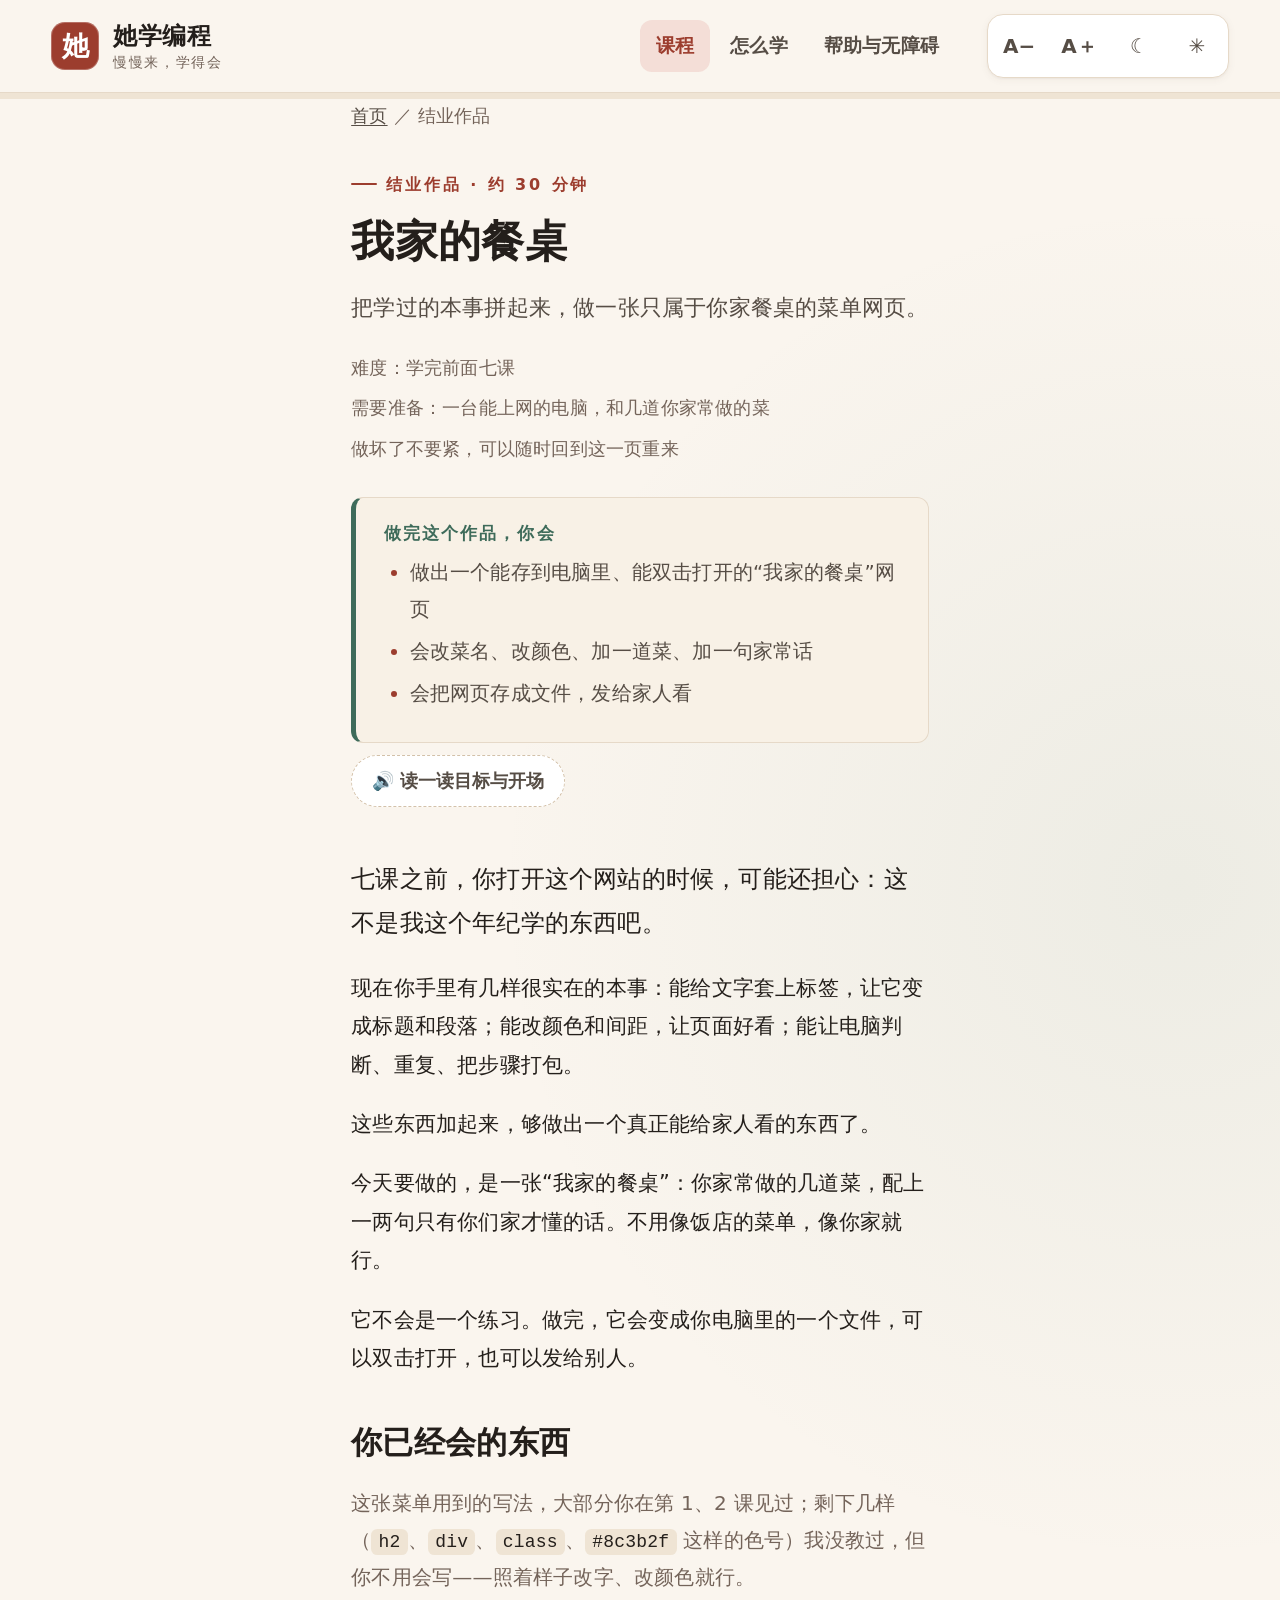
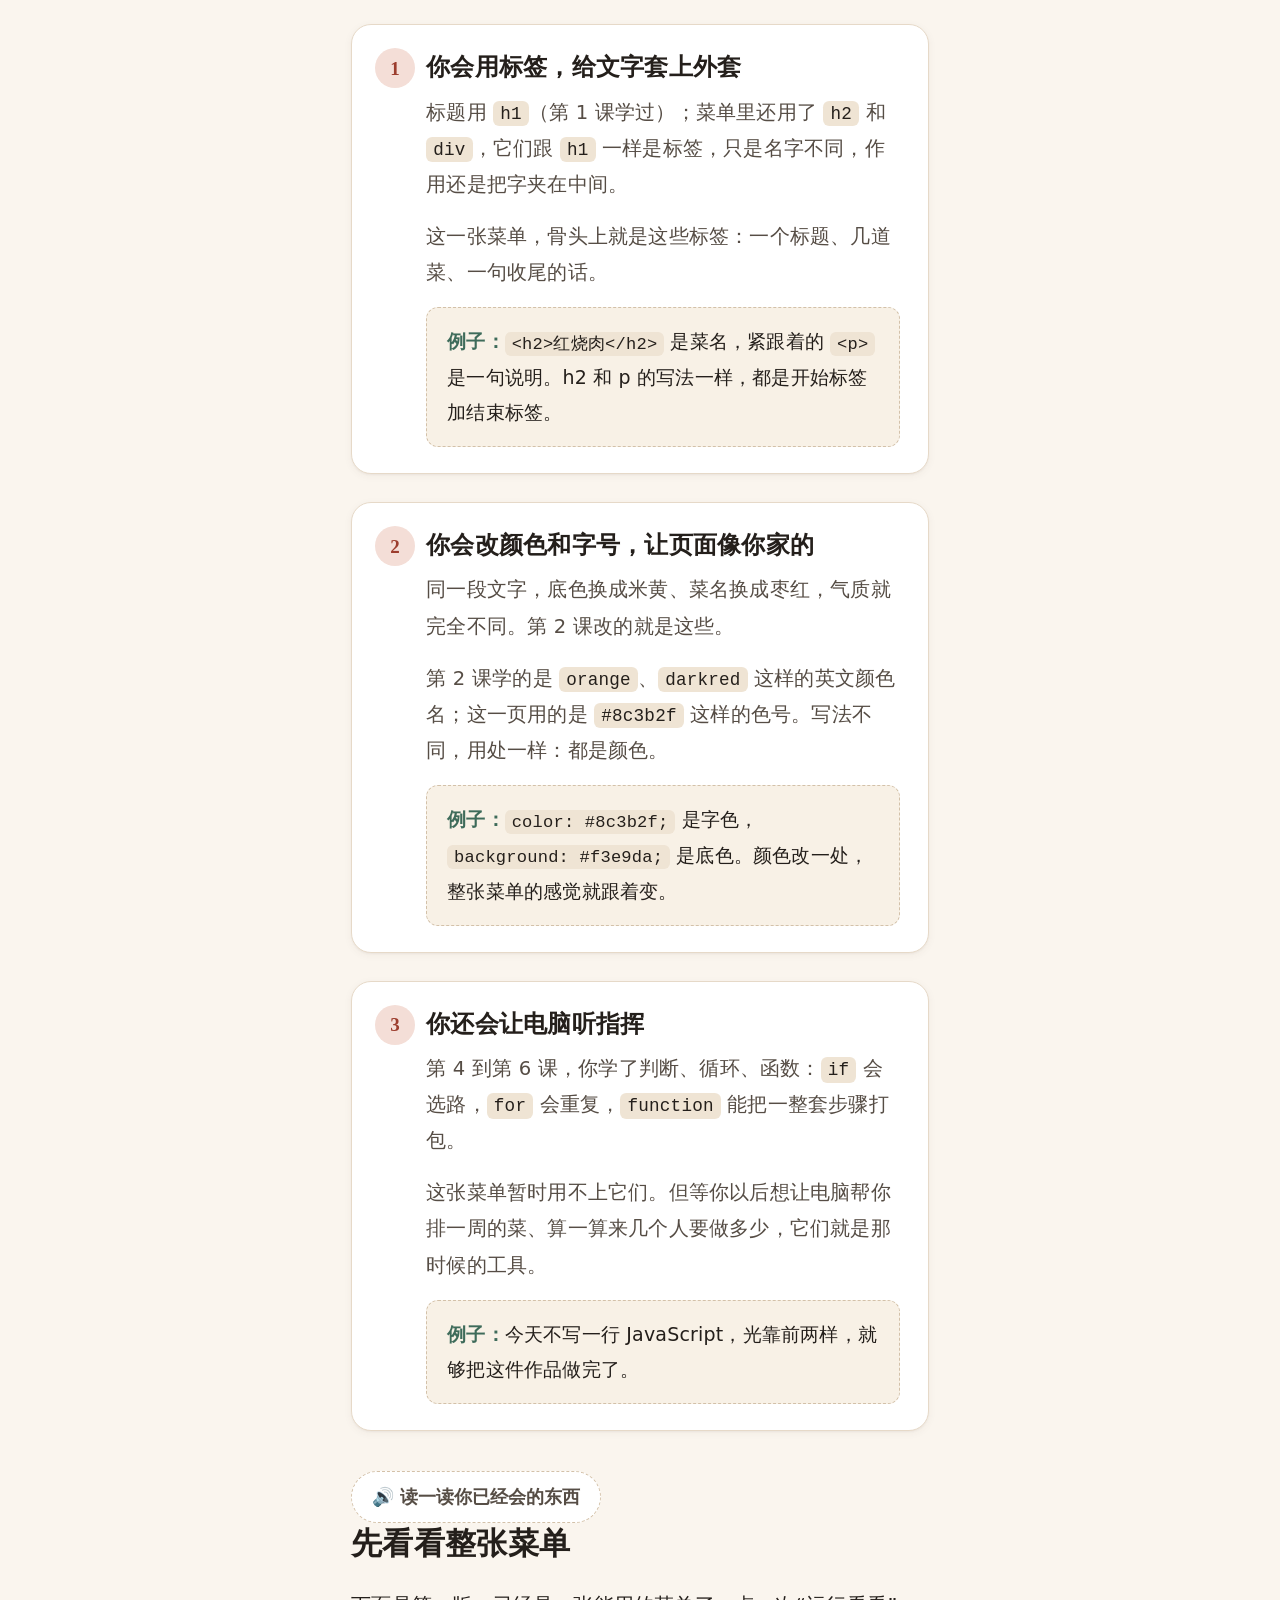
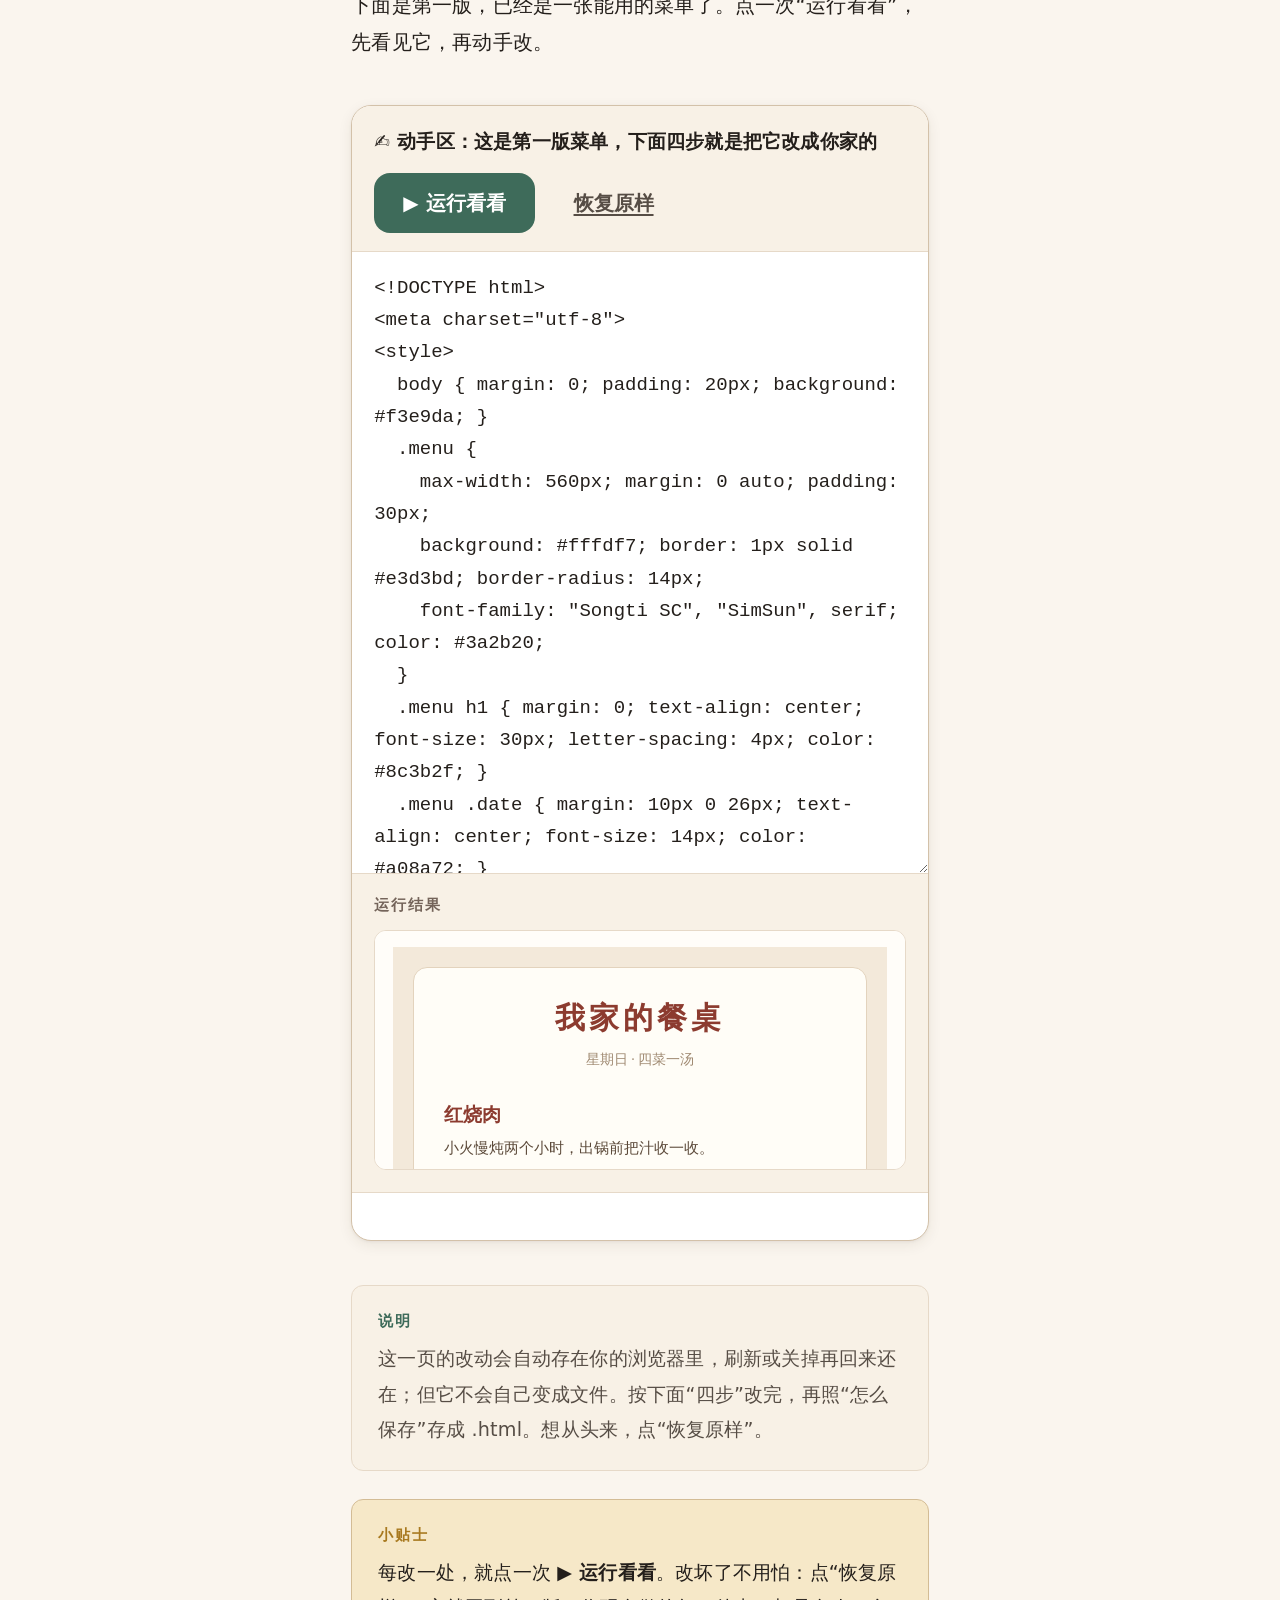
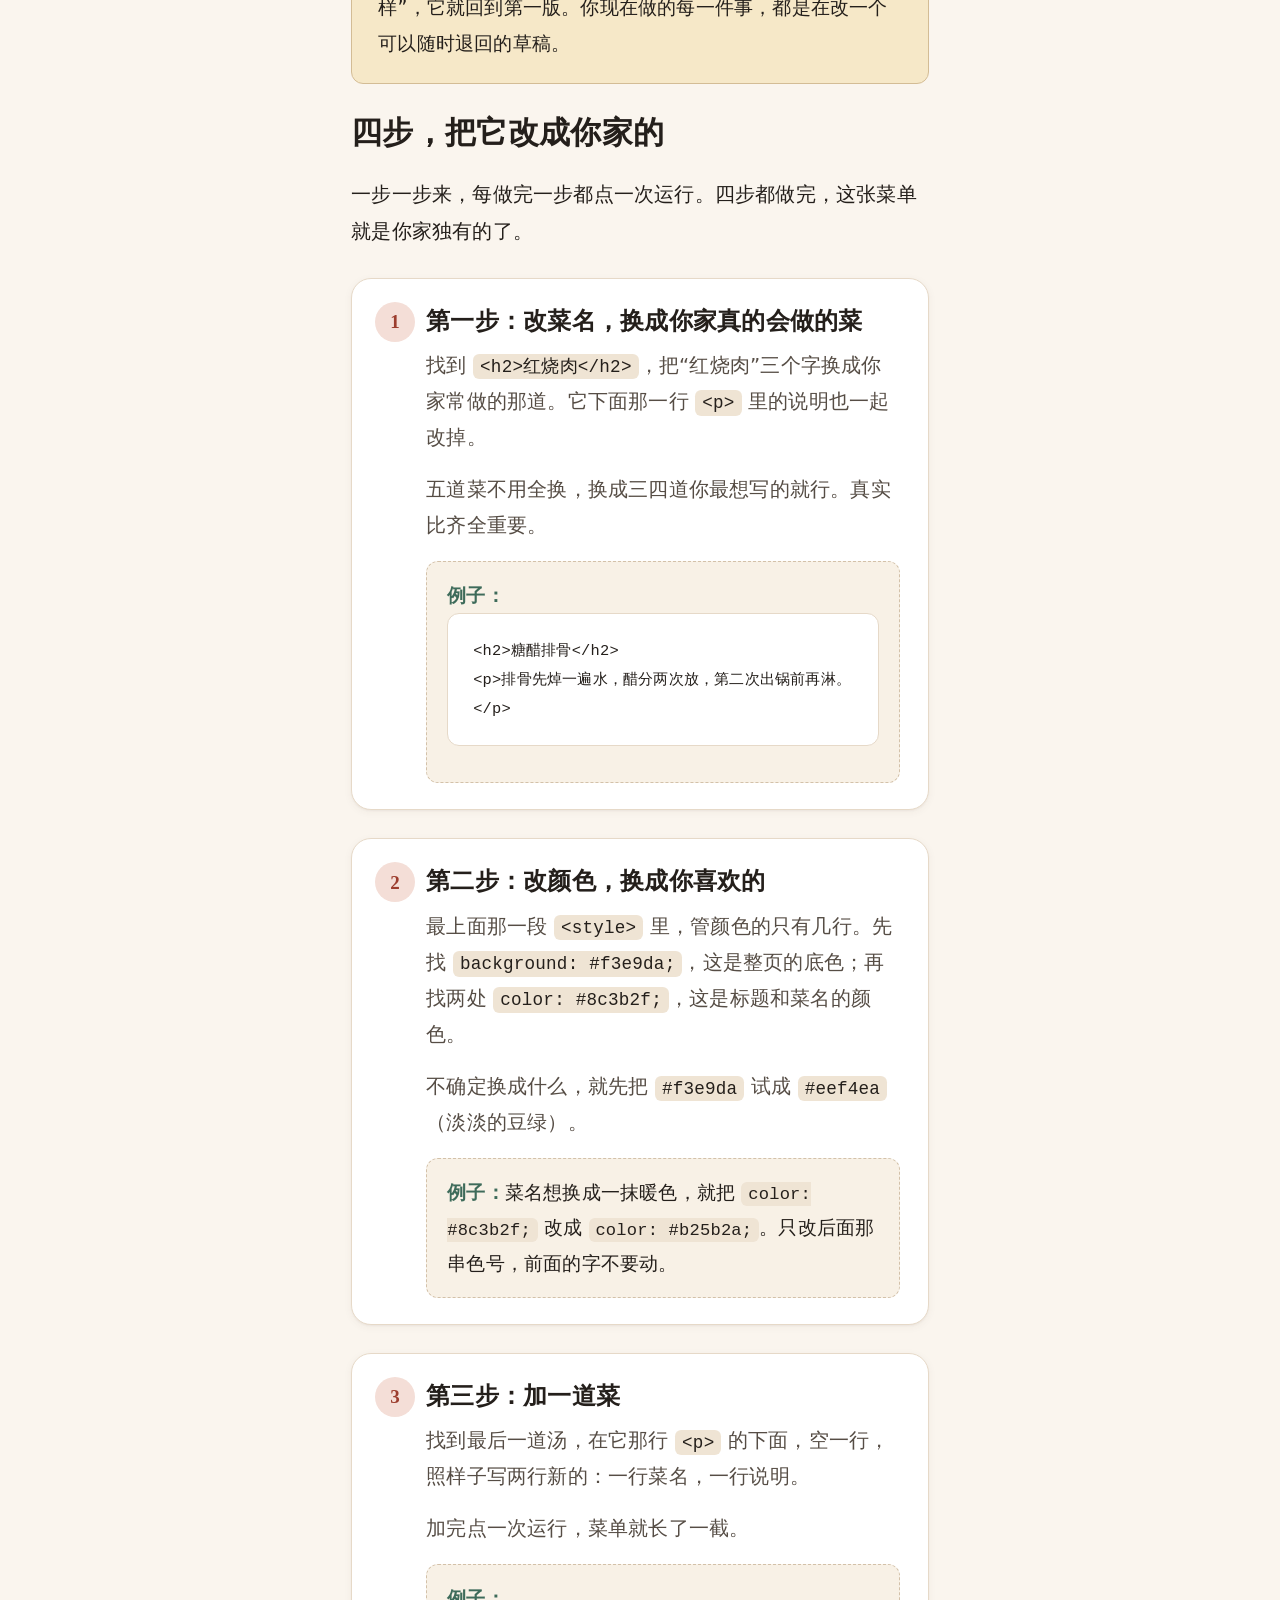
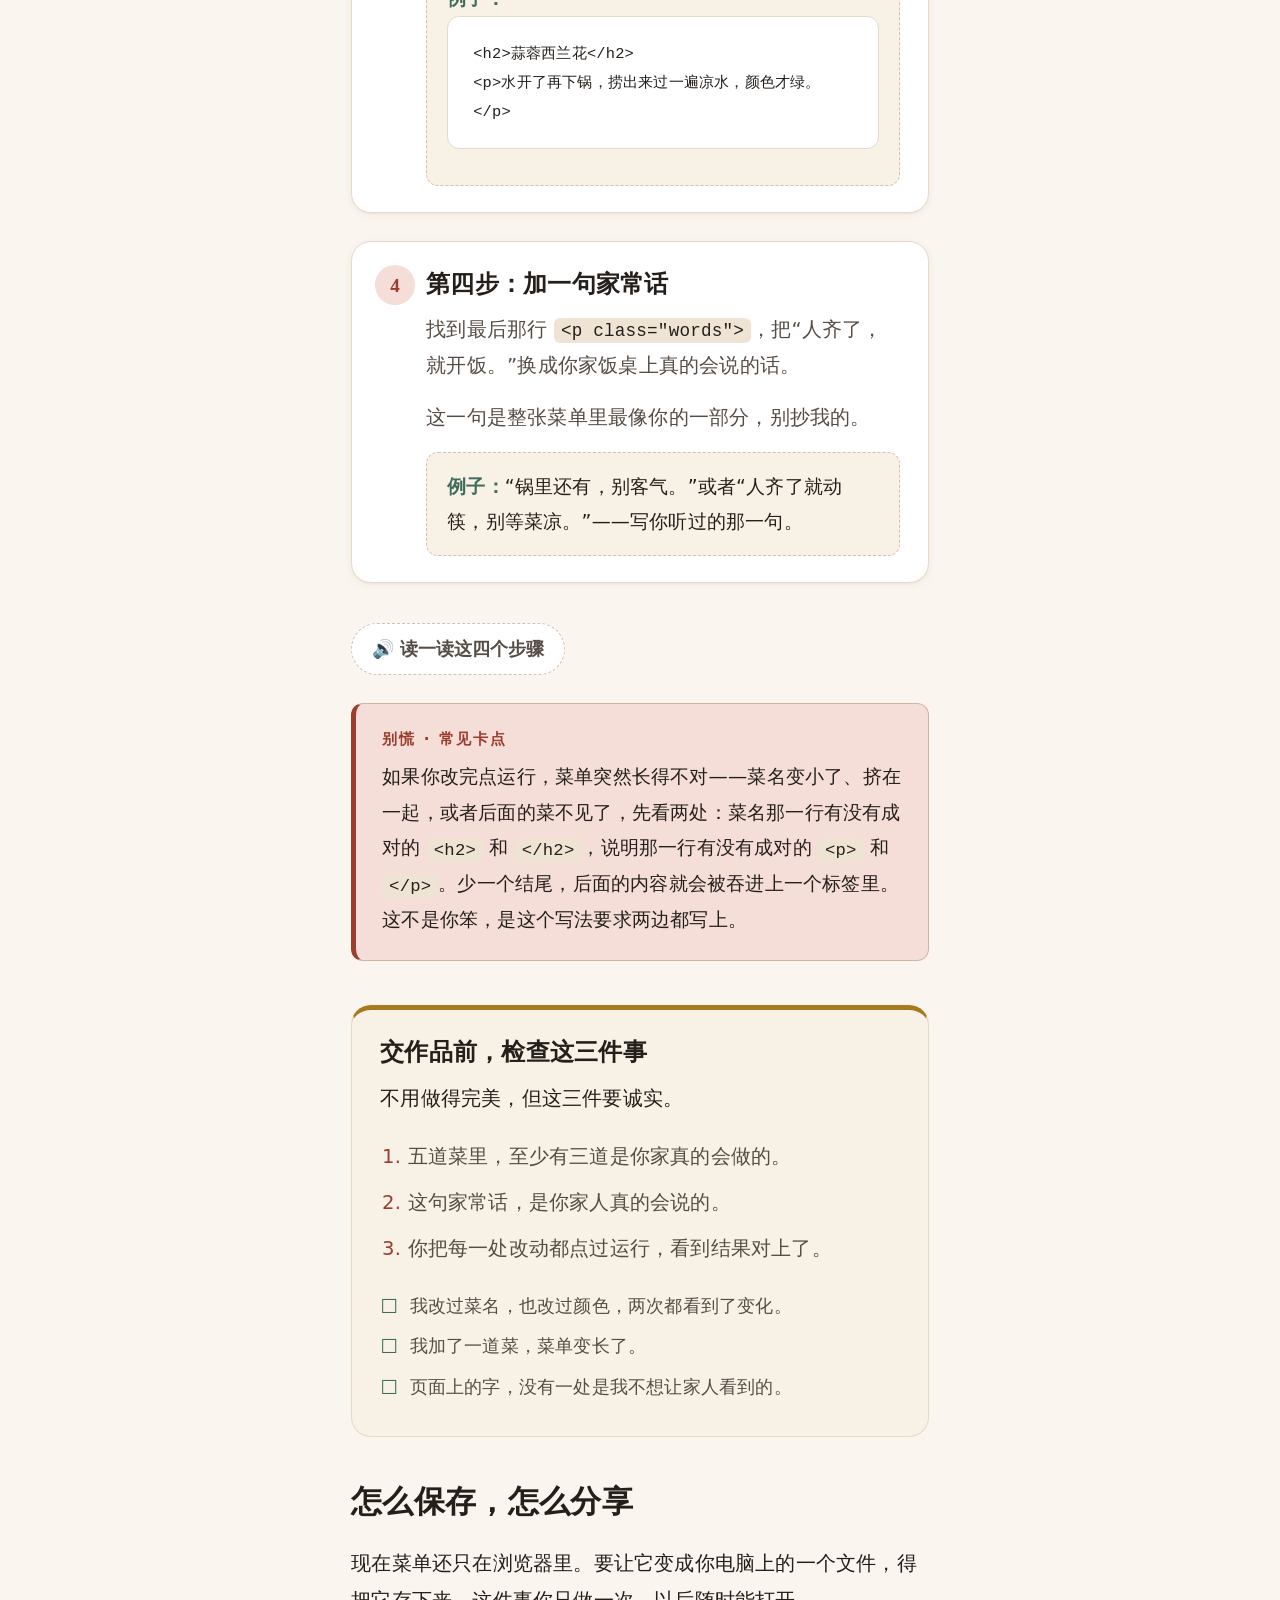
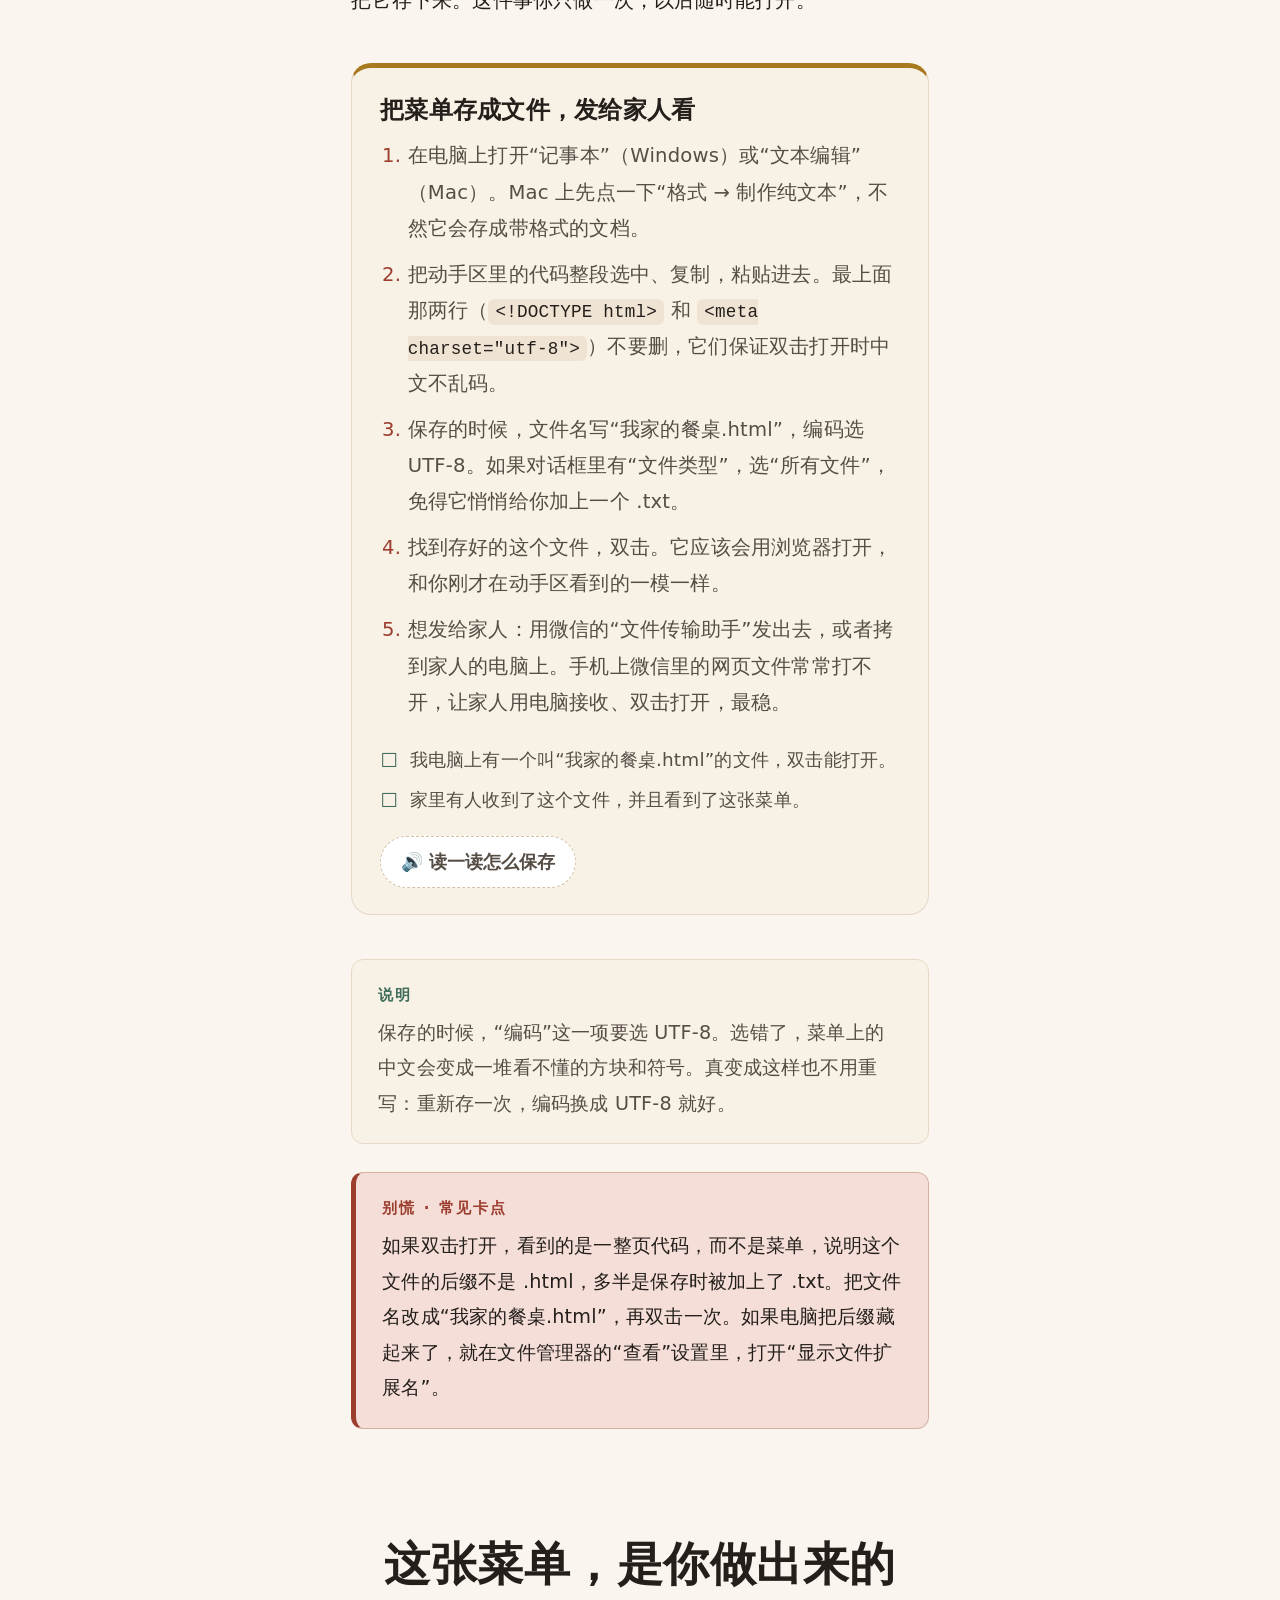
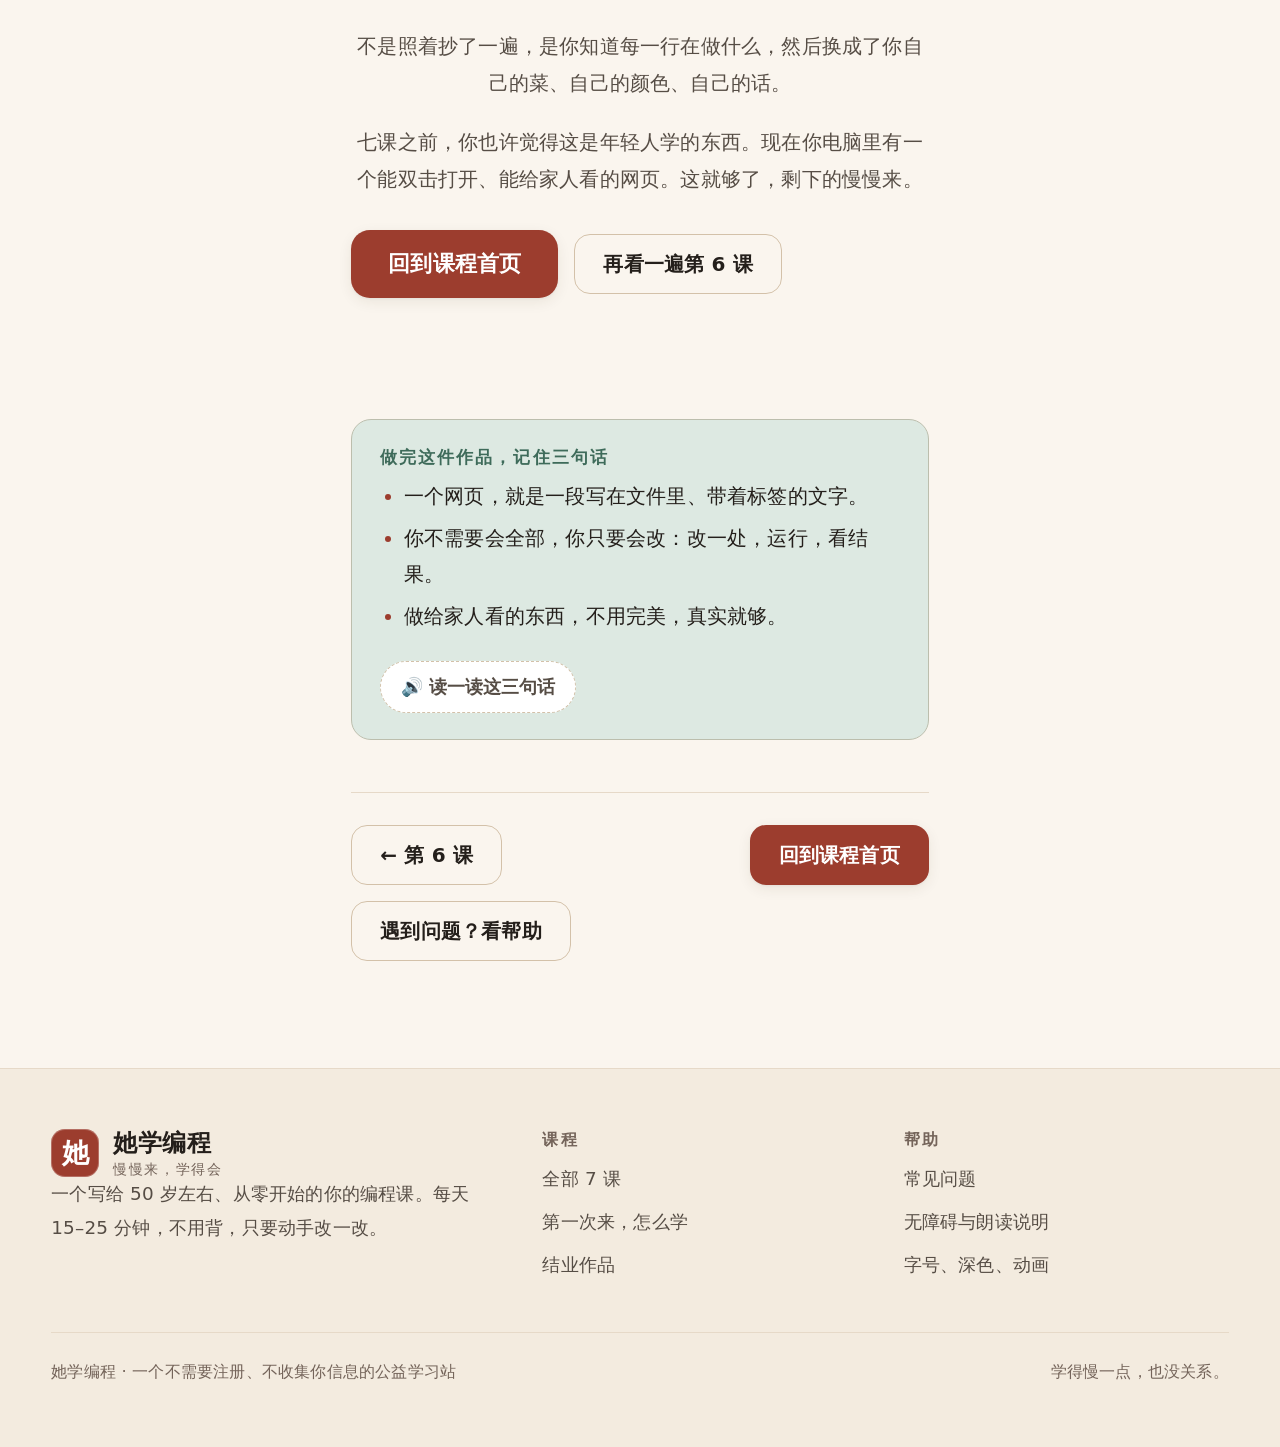
<file: project.html>
<!DOCTYPE html>
<html lang="zh-CN">
<head>
  <meta charset="UTF-8">
  <meta name="viewport" content="width=device-width, initial-scale=1">
  <title>结业作品 · 我家的餐桌｜她学编程</title>
  <meta name="description" content="把前面七课学过的 HTML、CSS 用起来，一步一步做出属于你家的餐桌菜单网页，保存到电脑，还能发给家人看。">
  <meta property="og:type" content="website">
  <meta property="og:site_name" content="她学编程">
  <meta property="og:locale" content="zh_CN">
  <meta property="og:title" content="结业作品 · 我家的餐桌｜她学编程">
  <meta property="og:description" content="把前面七课学过的 HTML、CSS 用起来，一步一步做出属于你家的餐桌菜单网页，保存到电脑，还能发给家人看。">
  <meta property="og:url" content="https://jarrettchen888.github.io/ta-xue-biancheng/project.html">
  <meta property="og:image" content="https://jarrettchen888.github.io/ta-xue-biancheng/assets/og-image.png">
  <meta property="og:image:width" content="1200">
  <meta property="og:image:height" content="630">
  <meta name="twitter:card" content="summary_large_image">
  <meta name="theme-color" content="#faf5ee">
  <link rel="icon" type="image/svg+xml" href="assets/favicon.svg">
  <link rel="stylesheet" href="assets/styles.css">
  <script>
    (function () {
      try {
        var s = JSON.parse(localStorage.getItem("hx.settings") || "{}");
        var root = document.documentElement;
        var sizes = [18, 20, 22, 25];
        root.style.fontSize = (sizes[s.font] || 20) + "px";
        root.setAttribute("data-theme", s.theme || (window.matchMedia && matchMedia("(prefers-color-scheme: dark)").matches ? "dark" : "light"));
        if (s.motion) root.setAttribute("data-motion", s.motion);
      } catch (e) {}
    })();
  </script>
</head>
<body class="lesson-page">
  <a class="skip-link" href="#main">跳到正文</a>

  <header class="site-header">
    <div class="wrap header-inner">
      <a class="brand" href="index.html">
        <span class="brand-mark" aria-hidden="true">她</span>
        <span class="brand-text">她学编程<em>慢慢来，学得会</em></span>
      </a>
      <nav class="site-nav" aria-label="主导航">
        <a href="index.html#course" aria-current="page">课程</a>
        <a href="start.html">怎么学</a>
        <a href="help.html">帮助与无障碍</a>
      </nav>
      <div class="ctrl-group" role="group" aria-label="阅读设置">
        <button class="ctrl" type="button" data-font="down" aria-label="A− 缩小字号" title="缩小字号">A−</button>
        <button class="ctrl" type="button" data-font="up" aria-label="A＋ 放大字号" title="放大字号">A＋</button>
        <button class="ctrl" type="button" data-theme-toggle aria-label="☾ 切换深色模式" aria-pressed="false" title="深色模式">☾</button>
        <button class="ctrl" type="button" data-motion-toggle aria-label="✳ 减少动画效果" aria-pressed="false" title="减少动画">✳</button>
      </div>
    </div>
  </header>

  <div class="course-progress" role="progressbar" aria-label="课程学习进度" aria-valuemin="0" aria-valuemax="7" aria-valuenow="0">
    <span class="course-progress-bar"></span>
  </div>

  <main id="main" class="wrap reading">
    <nav class="crumbs" aria-label="当前位置">
      <a href="index.html">首页</a> ／ 结业作品
    </nav>

    <header class="lesson-head">
      <p class="label">结业作品 · 约 30 分钟</p>
      <h1>我家的餐桌</h1>
      <p class="lede">把学过的本事拼起来，做一张只属于你家餐桌的菜单网页。</p>
      <ul class="lesson-meta">
        <li>难度：学完前面七课</li>
        <li>需要准备：一台能上网的电脑，和几道你家常做的菜</li>
        <li>做坏了不要紧，可以随时回到这一页重来</li>
      </ul>
      <div class="goal-box" id="project-goal">
        <h2>做完这个作品，你会</h2>
        <ul>
          <li>做出一个能存到电脑里、能双击打开的“我家的餐桌”网页</li>
          <li>会改菜名、改颜色、加一道菜、加一句家常话</li>
          <li>会把网页存成文件，发给家人看</li>
        </ul>
      </div>
      <button class="btn-speak" type="button" data-speak="project-goal,project-intro">🔊 读一读目标与开场</button>
    </header>

    <section class="story" id="project-intro">
      <p class="story-open">七课之前，你打开这个网站的时候，可能还担心：这不是我这个年纪学的东西吧。</p>
      <p>现在你手里有几样很实在的本事：能给文字套上标签，让它变成标题和段落；能改颜色和间距，让页面好看；能让电脑判断、重复、把步骤打包。</p>
      <p>这些东西加起来，够做出一个真正能给家人看的东西了。</p>
      <p>今天要做的，是一张“我家的餐桌”：你家常做的几道菜，配上一两句只有你们家才懂的话。不用像饭店的菜单，像你家就行。</p>
      <p>它不会是一个练习。做完，它会变成你电脑里的一个文件，可以双击打开，也可以发给别人。</p>
    </section>

    <h2>你已经会的东西</h2>
    <p class="muted">这张菜单用到的写法，大部分你在第 1、2 课见过；剩下几样（<code>h2</code>、<code>div</code>、<code>class</code>、<code>#8c3b2f</code> 这样的色号）我没教过，但你不用会写——照着样子改字、改颜色就行。</p>

    <section class="concepts" id="project-known" aria-label="你已经会的东西">
      <article class="concept">
        <span class="concept-num" aria-hidden="true">1</span>
        <h3>你会用标签，给文字套上外套</h3>
        <p>标题用 <code>h1</code>（第 1 课学过）；菜单里还用了 <code>h2</code> 和 <code>div</code>，它们跟 <code>h1</code> 一样是标签，只是名字不同，作用还是把字夹在中间。</p>
        <p>这一张菜单，骨头上就是这些标签：一个标题、几道菜、一句收尾的话。</p>
        <div class="example"><strong>例子：</strong><code>&lt;h2&gt;红烧肉&lt;/h2&gt;</code> 是菜名，紧跟着的 <code>&lt;p&gt;</code> 是一句说明。h2 和 p 的写法一样，都是开始标签加结束标签。</div>
      </article>

      <article class="concept">
        <span class="concept-num" aria-hidden="true">2</span>
        <h3>你会改颜色和字号，让页面像你家的</h3>
        <p>同一段文字，底色换成米黄、菜名换成枣红，气质就完全不同。第 2 课改的就是这些。</p>
        <p>第 2 课学的是 <code>orange</code>、<code>darkred</code> 这样的英文颜色名；这一页用的是 <code>#8c3b2f</code> 这样的色号。写法不同，用处一样：都是颜色。</p>
        <div class="example"><strong>例子：</strong><code>color: #8c3b2f;</code> 是字色，<code>background: #f3e9da;</code> 是底色。颜色改一处，整张菜单的感觉就跟着变。</div>
      </article>

      <article class="concept">
        <span class="concept-num" aria-hidden="true">3</span>
        <h3>你还会让电脑听指挥</h3>
        <p>第 4 到第 6 课，你学了判断、循环、函数：<code>if</code> 会选路，<code>for</code> 会重复，<code>function</code> 能把一整套步骤打包。</p>
        <p>这张菜单暂时用不上它们。但等你以后想让电脑帮你排一周的菜、算一算来几个人要做多少，它们就是那时候的工具。</p>
        <div class="example"><strong>例子：</strong>今天不写一行 JavaScript，光靠前两样，就够把这件作品做完了。</div>
      </article>
    
      <button class="btn-speak" type="button" data-speak="project-known">🔊 读一读你已经会的东西</button>
    </section>

    <h2>先看看整张菜单</h2>
    <p>下面是第一版，已经是一张能用的菜单了。点一次“运行看看”，先看见它，再动手改。</p>

    <section class="playground" data-playground="html" aria-label="动手试一试">
      <div class="pg-head">
        <p class="pg-title">✍️ 动手区：这是第一版菜单，下面四步就是把它改成你家的</p>
        <div class="pg-actions">
          <button class="btn btn-run" type="button" data-run>▶ 运行看看</button>
          <button class="btn btn-quiet" type="button" data-reset>恢复原样</button>
        </div>
      </div>
      <label class="sr-only" for="pg-1">代码编辑区</label>
      <textarea class="pg-editor" id="pg-1" spellcheck="false" rows="18"><!DOCTYPE html>
<meta charset="utf-8">
<style>
  body { margin: 0; padding: 20px; background: #f3e9da; }
  .menu {
    max-width: 560px; margin: 0 auto; padding: 30px;
    background: #fffdf7; border: 1px solid #e3d3bd; border-radius: 14px;
    font-family: "Songti SC", "SimSun", serif; color: #3a2b20;
  }
  .menu h1 { margin: 0; text-align: center; font-size: 30px; letter-spacing: 4px; color: #8c3b2f; }
  .menu .date { margin: 10px 0 26px; text-align: center; font-size: 14px; color: #a08a72; }
  .menu h2 { margin: 20px 0 4px; font-size: 19px; color: #8c3b2f; }
  .menu p { margin: 0; font-size: 15px; line-height: 1.8; color: #5c4a3a; }
  .menu .words { margin: 28px 0 0; padding-top: 18px; border-top: 1px solid #e3d3bd; text-align: center; color: #8c6a4a; }
</style>

<div class="menu">
  <h1>我家的餐桌</h1>
  <p class="date">星期日 · 四菜一汤</p>

  <h2>红烧肉</h2>
  <p>小火慢炖两个小时，出锅前把汁收一收。</p>

  <h2>清炒时蔬</h2>
  <p>菜市场当天买的最新鲜，蒜片爆香就下锅。</p>

  <h2>番茄炒蛋</h2>
  <p>番茄先炒出汁，再把炒好的蛋倒回去。</p>

  <h2>凉拌黄瓜</h2>
  <p>拍碎比切片入味，蒜和醋多放一点。</p>

  <h2>冬瓜排骨汤</h2>
  <p>汤要清，火要小，盐最后才放。</p>

  <p class="words">人齐了，就开饭。</p>
</div></textarea>
      <div class="pg-output">
        <p class="pg-output-label">运行结果</p>
        <iframe class="pg-frame" title="运行结果预览" sandbox="allow-scripts"></iframe>
        <pre class="pg-console" hidden></pre>
      </div>
      <p class="pg-status" role="status"></p>
    </section>

    <aside class="note" aria-label="说明">这一页的改动会自动存在你的浏览器里，刷新或关掉再回来还在；但它不会自己变成文件。按下面“四步”改完，再照“怎么保存”存成 .html。想从头来，点“恢复原样”。</aside>

    <aside class="tip" aria-label="小提示">每改一处，就点一次 <strong>▶ 运行看看</strong>。改坏了不用怕：点“恢复原样”，它就回到第一版。你现在做的每一件事，都是在改一个可以随时退回的草稿。</aside>

    <h2>四步，把它改成你家的</h2>
    <p>一步一步来，每做完一步都点一次运行。四步都做完，这张菜单就是你家独有的了。</p>

    <section class="concepts" id="project-steps" aria-label="四个自改步骤">
      <article class="concept">
        <span class="concept-num" aria-hidden="true">1</span>
        <h3>第一步：改菜名，换成你家真的会做的菜</h3>
        <p>找到 <code>&lt;h2&gt;红烧肉&lt;/h2&gt;</code>，把“红烧肉”三个字换成你家常做的那道。它下面那一行 <code>&lt;p&gt;</code> 里的说明也一起改掉。</p>
        <p>五道菜不用全换，换成三四道你最想写的就行。真实比齐全重要。</p>
        <div class="example"><strong>例子：</strong><pre><code>&lt;h2&gt;糖醋排骨&lt;/h2&gt;
&lt;p&gt;排骨先焯一遍水，醋分两次放，第二次出锅前再淋。&lt;/p&gt;</code></pre></div>
      </article>

      <article class="concept">
        <span class="concept-num" aria-hidden="true">2</span>
        <h3>第二步：改颜色，换成你喜欢的</h3>
        <p>最上面那一段 <code>&lt;style&gt;</code> 里，管颜色的只有几行。先找 <code>background: #f3e9da;</code>，这是整页的底色；再找两处 <code>color: #8c3b2f;</code>，这是标题和菜名的颜色。</p>
        <p>不确定换成什么，就先把 <code>#f3e9da</code> 试成 <code>#eef4ea</code>（淡淡的豆绿）。</p>
        <div class="example"><strong>例子：</strong>菜名想换成一抹暖色，就把 <code>color: #8c3b2f;</code> 改成 <code>color: #b25b2a;</code>。只改后面那串色号，前面的字不要动。</div>
      </article>

      <article class="concept">
        <span class="concept-num" aria-hidden="true">3</span>
        <h3>第三步：加一道菜</h3>
        <p>找到最后一道汤，在它那行 <code>&lt;p&gt;</code> 的下面，空一行，照样子写两行新的：一行菜名，一行说明。</p>
        <p>加完点一次运行，菜单就长了一截。</p>
        <div class="example"><strong>例子：</strong><pre><code>&lt;h2&gt;蒜蓉西兰花&lt;/h2&gt;
&lt;p&gt;水开了再下锅，捞出来过一遍凉水，颜色才绿。&lt;/p&gt;</code></pre></div>
      </article>

      <article class="concept">
        <span class="concept-num" aria-hidden="true">4</span>
        <h3>第四步：加一句家常话</h3>
        <p>找到最后那行 <code>&lt;p class="words"&gt;</code>，把“人齐了，就开饭。”换成你家饭桌上真的会说的话。</p>
        <p>这一句是整张菜单里最像你的一部分，别抄我的。</p>
        <div class="example"><strong>例子：</strong>“锅里还有，别客气。”或者“人齐了就动筷，别等菜凉。”——写你听过的那一句。</div>
      </article>
    
      <button class="btn-speak" type="button" data-speak="project-steps">🔊 读一读这四个步骤</button>
    </section>

    <aside class="mistake" role="note">
      如果你改完点运行，菜单突然长得不对——菜名变小了、挤在一起，或者后面的菜不见了，先看两处：菜名那一行有没有成对的 <code>&lt;h2&gt;</code> 和 <code>&lt;/h2&gt;</code>，说明那一行有没有成对的 <code>&lt;p&gt;</code> 和 <code>&lt;/p&gt;</code>。少一个结尾，后面的内容就会被吞进上一个标签里。这不是你笨，是这个写法要求两边都写上。
    </aside>

    <section class="task" aria-label="交作品前">
      <h3>交作品前，检查这三件事</h3>
      <p>不用做得完美，但这三件要诚实。</p>
      <ol>
        <li>五道菜里，至少有三道是你家真的会做的。</li>
        <li>这句家常话，是你家人真的会说的。</li>
        <li>你把每一处改动都点过运行，看到结果对上了。</li>
      </ol>
      <ul class="checklist">
        <li>我改过菜名，也改过颜色，两次都看到了变化。</li>
        <li>我加了一道菜，菜单变长了。</li>
        <li>页面上的字，没有一处是我不想让家人看到的。</li>
      </ul>
    </section>

    <h2>怎么保存，怎么分享</h2>
    <p>现在菜单还只在浏览器里。要让它变成你电脑上的一个文件，得把它存下来。这件事你只做一次，以后随时能打开。</p>

    <section class="task" id="project-save" aria-label="保存和分享">
      <h3>把菜单存成文件，发给家人看</h3>
      <ol>
        <li>在电脑上打开“记事本”（Windows）或“文本编辑”（Mac）。Mac 上先点一下“格式 → 制作纯文本”，不然它会存成带格式的文档。</li>
        <li>把动手区里的代码整段选中、复制，粘贴进去。最上面那两行（<code>&lt;!DOCTYPE html&gt;</code> 和 <code>&lt;meta charset="utf-8"&gt;</code>）不要删，它们保证双击打开时中文不乱码。</li>
        <li>保存的时候，文件名写“我家的餐桌.html”，编码选 UTF-8。如果对话框里有“文件类型”，选“所有文件”，免得它悄悄给你加上一个 .txt。</li>
        <li>找到存好的这个文件，双击。它应该会用浏览器打开，和你刚才在动手区看到的一模一样。</li>
        <li>想发给家人：用微信的“文件传输助手”发出去，或者拷到家人的电脑上。手机上微信里的网页文件常常打不开，让家人用电脑接收、双击打开，最稳。</li>
      </ol>
      <ul class="checklist">
        <li>我电脑上有一个叫“我家的餐桌.html”的文件，双击能打开。</li>
        <li>家里有人收到了这个文件，并且看到了这张菜单。</li>
      </ul>
    
      <button class="btn-speak" type="button" data-speak="project-save">🔊 读一读怎么保存</button>
    </section>

    <aside class="note" aria-label="说明">
      保存的时候，“编码”这一项要选 UTF-8。选错了，菜单上的中文会变成一堆看不懂的方块和符号。真变成这样也不用重写：重新存一次，编码换成 UTF-8 就好。
    </aside>

    <aside class="mistake" role="note">
      如果双击打开，看到的是一整页代码，而不是菜单，说明这个文件的后缀不是 .html，多半是保存时被加上了 .txt。把文件名改成“我家的餐桌.html”，再双击一次。如果电脑把后缀藏起来了，就在文件管理器的“查看”设置里，打开“显示文件扩展名”。
    </aside>

    <section class="closing">
      <h2>这张菜单，是你做出来的</h2>
      <p>不是照着抄了一遍，是你知道每一行在做什么，然后换成了你自己的菜、自己的颜色、自己的话。</p>
      <p>七课之前，你也许觉得这是年轻人学的东西。现在你电脑里有一个能双击打开、能给家人看的网页。这就够了，剩下的慢慢来。</p>
      <div class="cta-row">
        <a class="btn btn-primary btn-lg" href="index.html">回到课程首页</a>
        <a class="btn btn-ghost" href="lessons/lesson-6.html">再看一遍第 6 课</a>
      </div>
    </section>

    <section class="recap" id="project-recap" aria-label="这件作品的三句话">
      <h3>做完这件作品，记住三句话</h3>
      <ul>
        <li>一个网页，就是一段写在文件里、带着标签的文字。</li>
        <li>你不需要会全部，你只要会改：改一处，运行，看结果。</li>
        <li>做给家人看的东西，不用完美，真实就够。</li>
      </ul>
          <button class="btn-speak" type="button" data-speak="project-recap">🔊 读一读这三句话</button>
    </section>

    <nav class="lesson-nav" aria-label="课程导航">
      <div class="nav-pair">
        <a class="btn btn-ghost" href="lessons/lesson-6.html">← 第 6 课</a>
      </div>
      <a class="btn btn-primary" href="index.html">回到课程首页</a>
      <div class="nav-pair">
        <a class="btn btn-ghost" href="help.html">遇到问题？看帮助</a>
      </div>
    </nav>
  </main>

  <footer class="site-footer">
    <div class="wrap">
      <div class="footer-grid">
        <div class="footer-brand">
          <a class="brand" href="index.html">
            <span class="brand-mark" aria-hidden="true">她</span>
            <span class="brand-text">她学编程<em>慢慢来，学得会</em></span>
          </a>
          <p>一个写给 50 岁左右、从零开始的你的编程课。每天 15–25 分钟，不用背，只要动手改一改。</p>
        </div>
        <div class="footer-col">
          <h3>课程</h3>
          <ul>
            <li><a href="index.html#course">全部 7 课</a></li>
            <li><a href="start.html">第一次来，怎么学</a></li>
            <li><a href="project.html">结业作品</a></li>
          </ul>
        </div>
        <div class="footer-col">
          <h3>帮助</h3>
          <ul>
            <li><a href="help.html">常见问题</a></li>
            <li><a href="help.html#accessibility">无障碍与朗读说明</a></li>
            <li><a href="help.html#settings">字号、深色、动画</a></li>
          </ul>
        </div>
      </div>
      <div class="footer-bottom">
        <span>她学编程 · 一个不需要注册、不收集你信息的公益学习站</span>
        <span>学得慢一点，也没关系。</span>
      </div>
    </div>
  </footer>

  <script src="assets/app.js" defer></script>
</body>
</html>
</file>
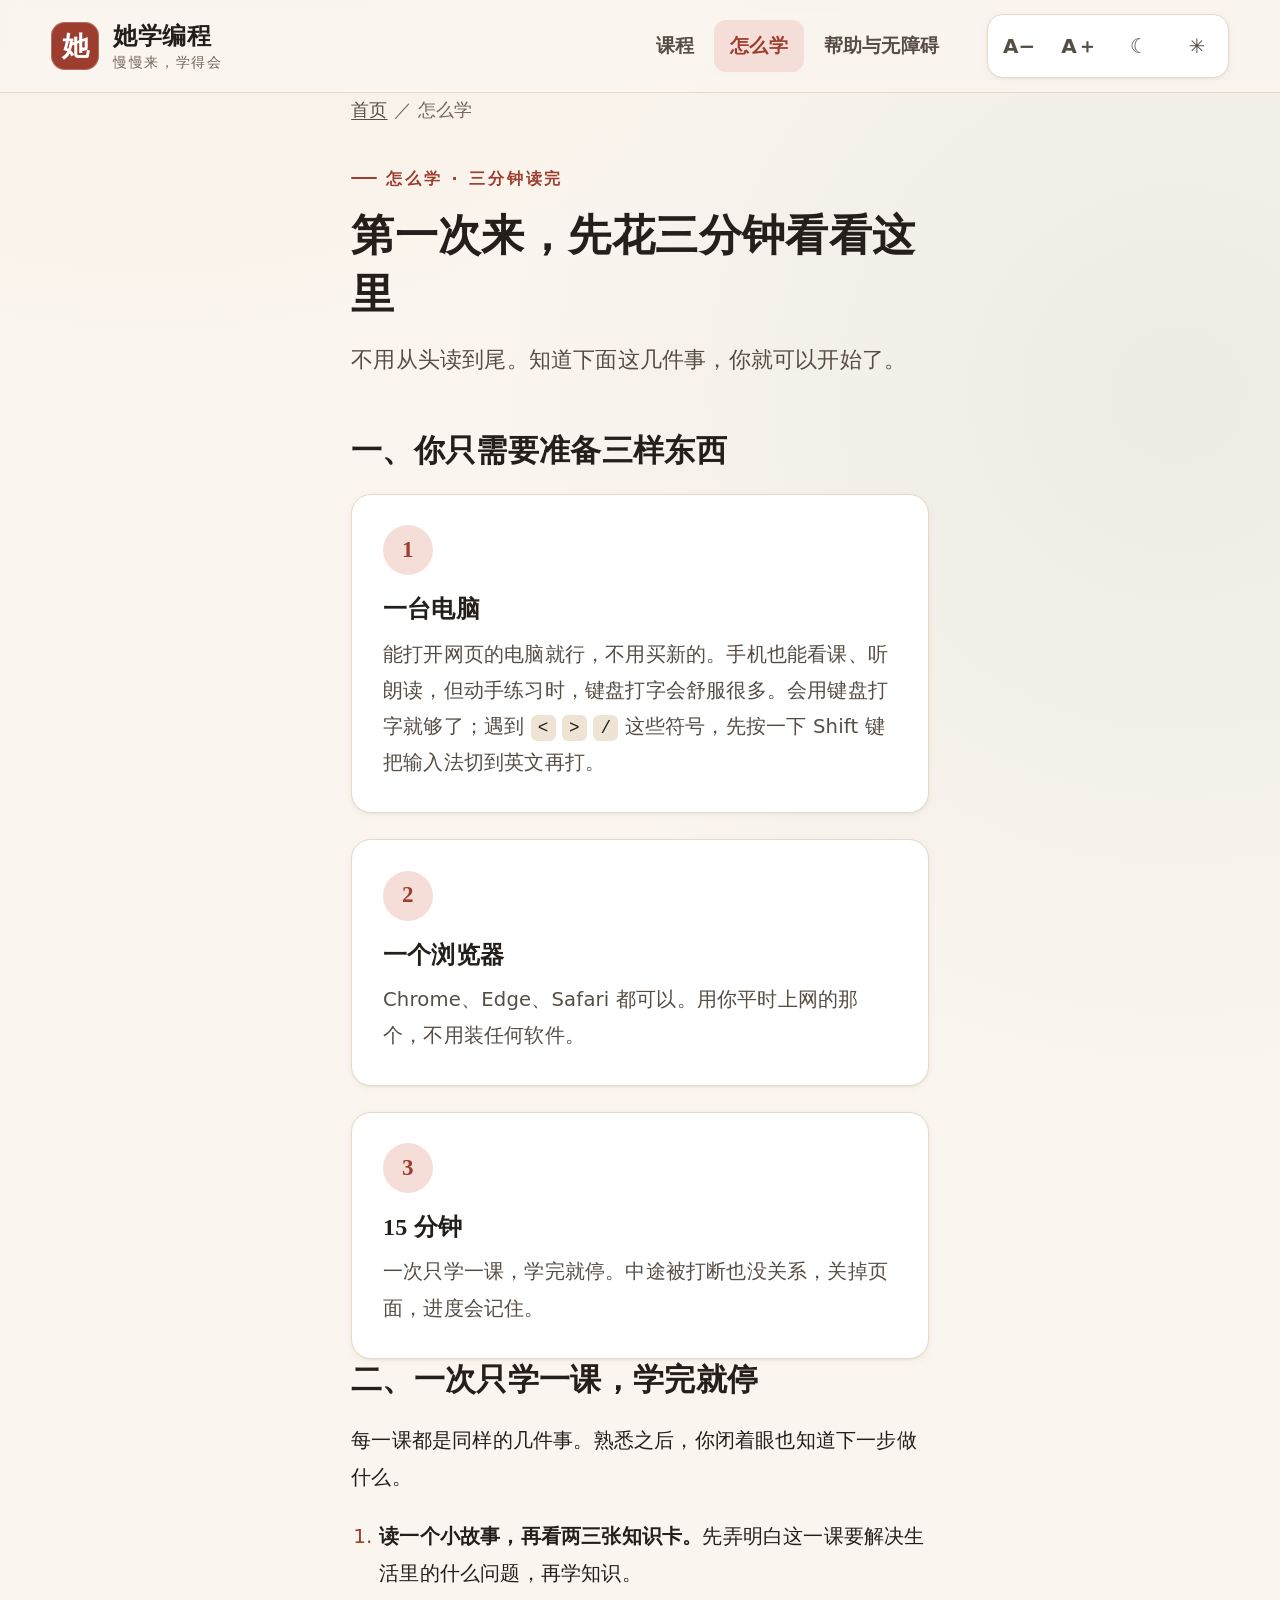
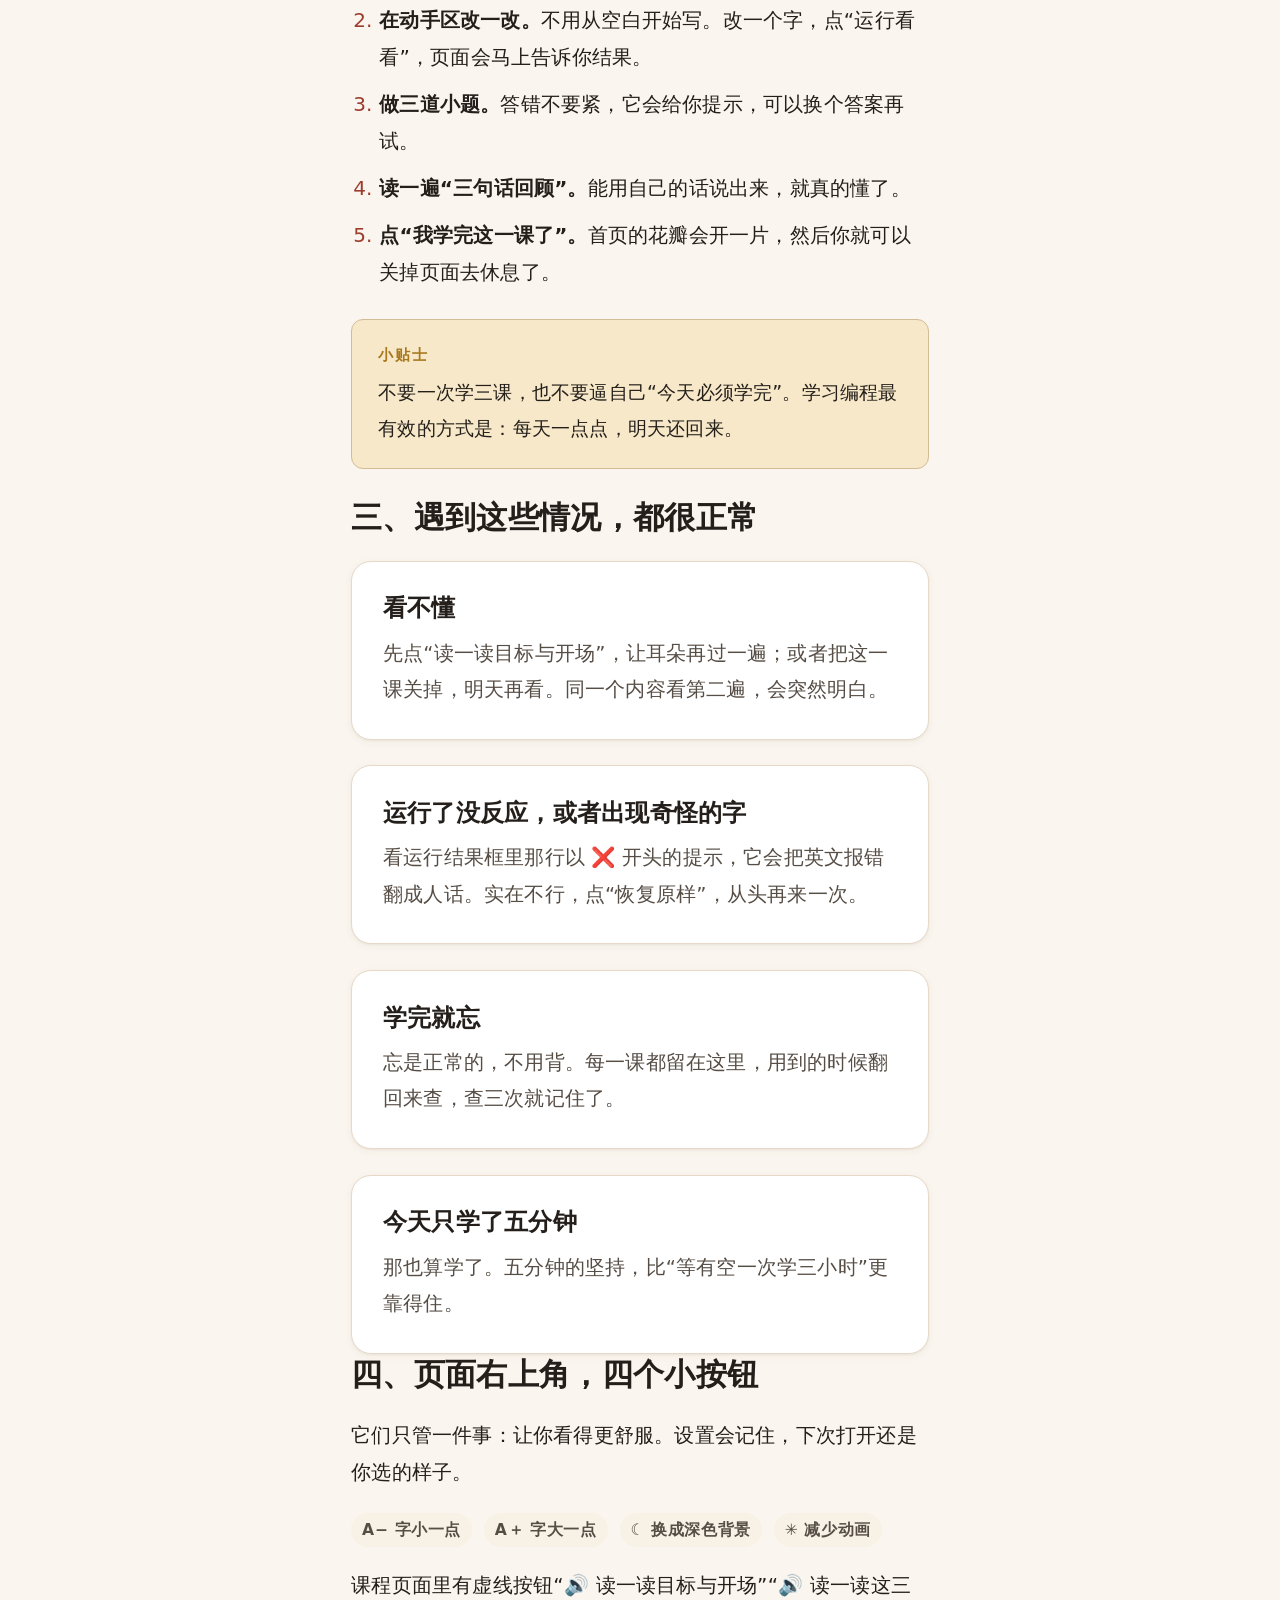
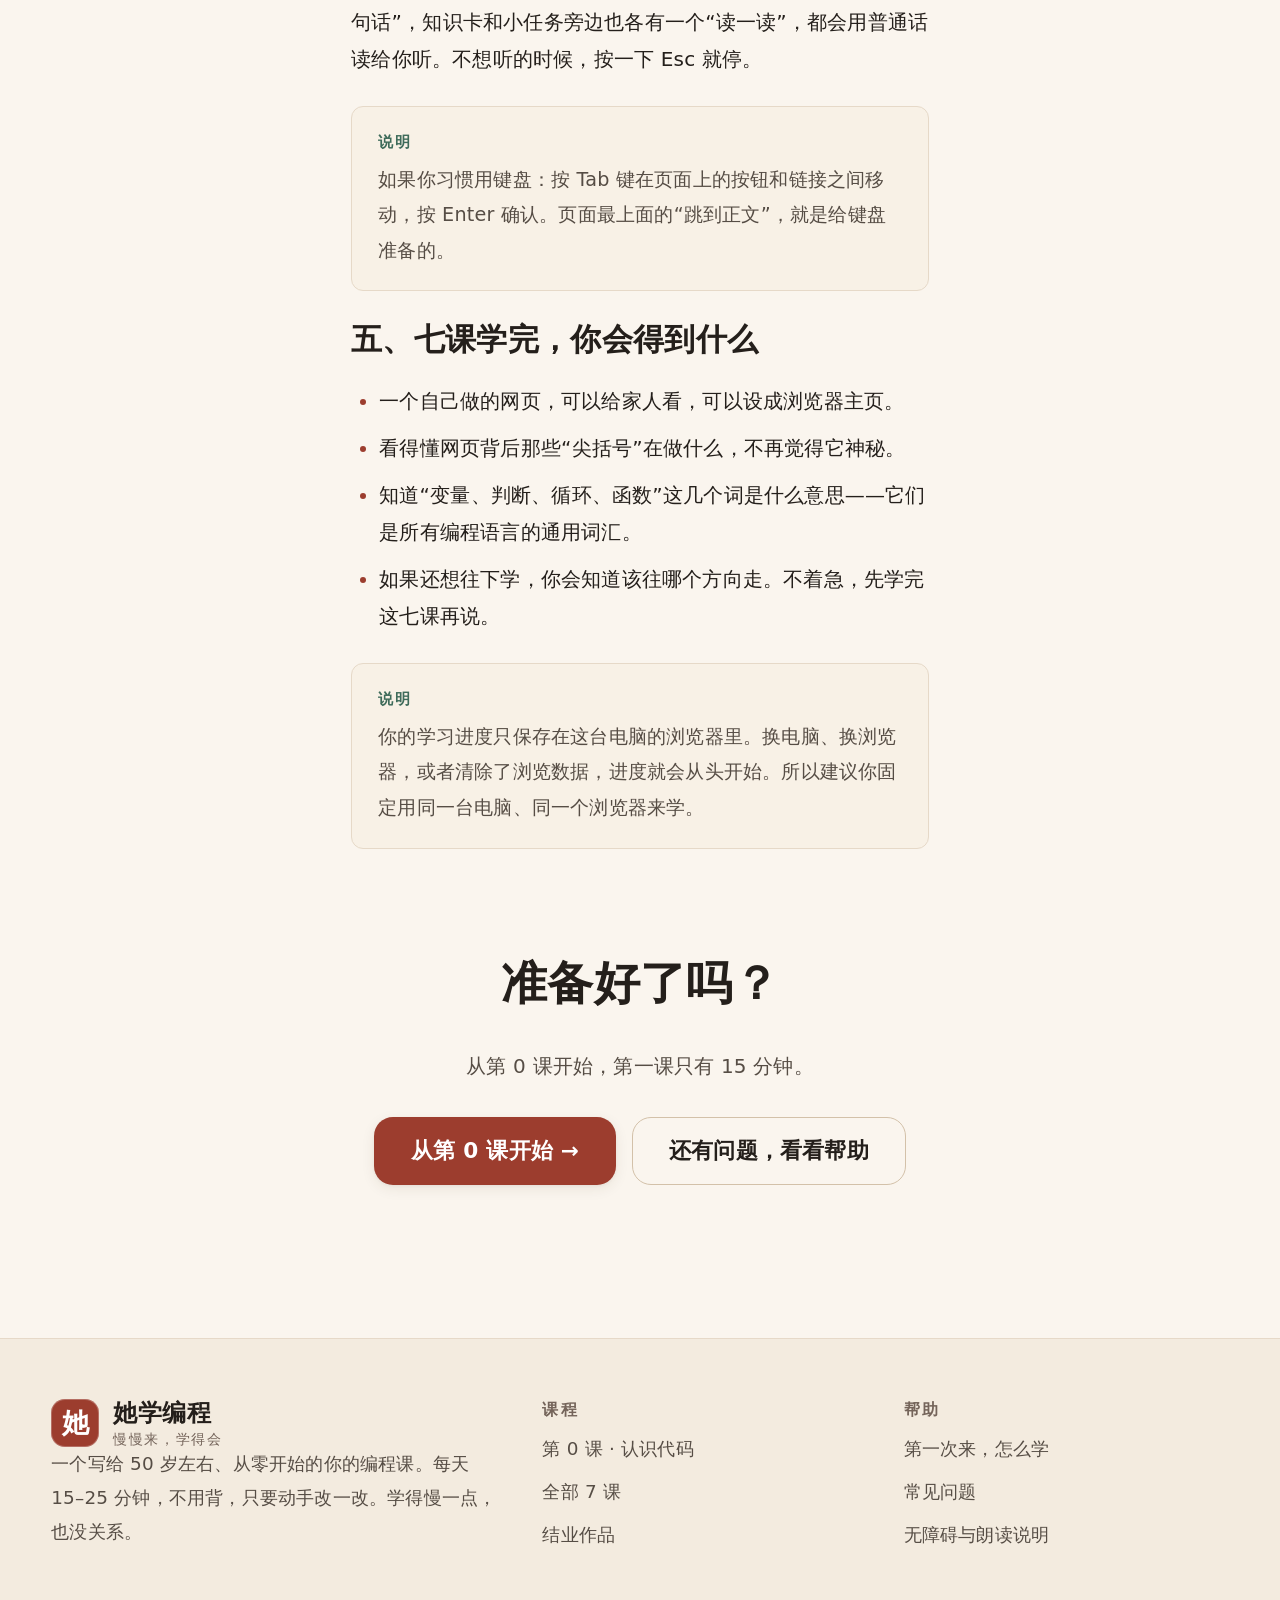
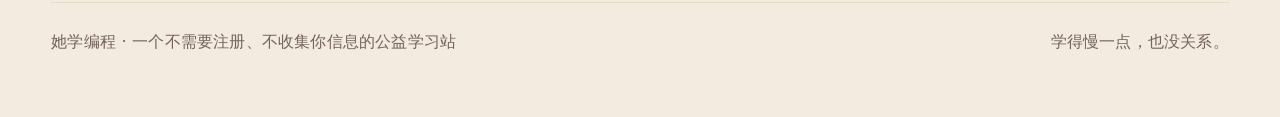
<file: start.html>
<!DOCTYPE html>
<html lang="zh-CN">
<head>
  <meta charset="UTF-8">
  <meta name="viewport" content="width=device-width, initial-scale=1">
  <title>第一次来，怎么学｜她学编程</title>
  <meta name="description" content="三分钟了解这门课怎么用：需要准备什么、一次学多久、页面上的按钮是做什么的、学会了会怎样。">
  <meta property="og:type" content="website">
  <meta property="og:site_name" content="她学编程">
  <meta property="og:locale" content="zh_CN">
  <meta property="og:title" content="第一次来，怎么学｜她学编程">
  <meta property="og:description" content="三分钟了解这门课怎么用：需要准备什么、一次学多久、页面上的按钮是做什么的、学会了会怎样。">
  <meta property="og:url" content="https://jarrettchen888.github.io/ta-xue-biancheng/start.html">
  <meta property="og:image" content="https://jarrettchen888.github.io/ta-xue-biancheng/assets/og-image.png">
  <meta property="og:image:width" content="1200">
  <meta property="og:image:height" content="630">
  <meta name="twitter:card" content="summary_large_image">
  <meta name="theme-color" content="#faf5ee">
  <link rel="icon" type="image/svg+xml" href="assets/favicon.svg">
  <link rel="stylesheet" href="assets/styles.css">
  <script>
    (function () {
      try {
        var s = JSON.parse(localStorage.getItem("hx.settings") || "{}");
        var root = document.documentElement;
        var sizes = [18, 20, 22, 25];
        root.style.fontSize = (sizes[s.font] || 20) + "px";
        root.setAttribute("data-theme", s.theme || (window.matchMedia && matchMedia("(prefers-color-scheme: dark)").matches ? "dark" : "light"));
        if (s.motion) root.setAttribute("data-motion", s.motion);
      } catch (e) {}
    })();
  </script>
</head>
<body>
  <a class="skip-link" href="#main">跳到正文</a>

  <header class="site-header">
    <div class="wrap header-inner">
      <a class="brand" href="index.html">
        <span class="brand-mark" aria-hidden="true">她</span>
        <span class="brand-text">她学编程<em>慢慢来，学得会</em></span>
      </a>
      <nav class="site-nav" aria-label="主导航">
        <a href="index.html#course">课程</a>
        <a href="start.html" aria-current="page">怎么学</a>
        <a href="help.html">帮助与无障碍</a>
      </nav>
      <div class="ctrl-group" role="group" aria-label="阅读设置">
        <button class="ctrl" type="button" data-font="down" aria-label="A− 缩小字号" title="缩小字号">A−</button>
        <button class="ctrl" type="button" data-font="up" aria-label="A＋ 放大字号" title="放大字号">A＋</button>
        <button class="ctrl" type="button" data-theme-toggle aria-label="☾ 切换深色模式" aria-pressed="false" title="深色模式">☾</button>
        <button class="ctrl" type="button" data-motion-toggle aria-label="✳ 减少动画效果" aria-pressed="false" title="减少动画">✳</button>
      </div>
    </div>
  </header>

  <main id="main" class="wrap reading">
    <nav class="crumbs" aria-label="当前位置">
      <a href="index.html">首页</a> ／ 怎么学
    </nav>

    <header class="lesson-head">
      <p class="label">怎么学 · 三分钟读完</p>
      <h1>第一次来，先花三分钟看看这里</h1>
      <p class="lede">不用从头读到尾。知道下面这几件事，你就可以开始了。</p>
    </header>

    <section aria-labelledby="prepare-title">
      <h2 id="prepare-title">一、你只需要准备三样东西</h2>
      <div class="grid grid-3">
        <article class="card">
          <span class="card-num" aria-hidden="true">1</span>
          <h3>一台电脑</h3>
          <p>能打开网页的电脑就行，不用买新的。手机也能看课、听朗读，但动手练习时，键盘打字会舒服很多。会用键盘打字就够了；遇到 <code>&lt;</code> <code>&gt;</code> <code>/</code> 这些符号，先按一下 Shift 键把输入法切到英文再打。</p>
        </article>
        <article class="card">
          <span class="card-num" aria-hidden="true">2</span>
          <h3>一个浏览器</h3>
          <p>Chrome、Edge、Safari 都可以。用你平时上网的那个，不用装任何软件。</p>
        </article>
        <article class="card">
          <span class="card-num" aria-hidden="true">3</span>
          <h3>15 分钟</h3>
          <p>一次只学一课，学完就停。中途被打断也没关系，关掉页面，进度会记住。</p>
        </article>
      </div>
    </section>

    <section aria-labelledby="rhythm-title">
      <h2 id="rhythm-title">二、一次只学一课，学完就停</h2>
      <p>每一课都是同样的几件事。熟悉之后，你闭着眼也知道下一步做什么。</p>
      <ol>
        <li><strong>读一个小故事，再看两三张知识卡。</strong>先弄明白这一课要解决生活里的什么问题，再学知识。</li>
        <li><strong>在动手区改一改。</strong>不用从空白开始写。改一个字，点“运行看看”，页面会马上告诉你结果。</li>
        <li><strong>做三道小题。</strong>答错不要紧，它会给你提示，可以换个答案再试。</li>
        <li><strong>读一遍“三句话回顾”。</strong>能用自己的话说出来，就真的懂了。</li>
        <li><strong>点“我学完这一课了”。</strong>首页的花瓣会开一片，然后你就可以关掉页面去休息了。</li>
      </ol>
      <aside class="tip" aria-label="小提示">不要一次学三课，也不要逼自己“今天必须学完”。学习编程最有效的方式是：每天一点点，明天还回来。</aside>
    </section>

    <section aria-labelledby="stuck-title">
      <h2 id="stuck-title">三、遇到这些情况，都很正常</h2>
      <div class="grid grid-2">
        <article class="card">
          <h3>看不懂</h3>
          <p>先点“读一读目标与开场”，让耳朵再过一遍；或者把这一课关掉，明天再看。同一个内容看第二遍，会突然明白。</p>
        </article>
        <article class="card">
          <h3>运行了没反应，或者出现奇怪的字</h3>
          <p>看运行结果框里那行以 ❌ 开头的提示，它会把英文报错翻成人话。实在不行，点“恢复原样”，从头再来一次。</p>
        </article>
        <article class="card">
          <h3>学完就忘</h3>
          <p>忘是正常的，不用背。每一课都留在这里，用到的时候翻回来查，查三次就记住了。</p>
        </article>
        <article class="card">
          <h3>今天只学了五分钟</h3>
          <p>那也算学了。五分钟的坚持，比“等有空一次学三小时”更靠得住。</p>
        </article>
      </div>
    </section>

    <section aria-labelledby="controls-title">
      <h2 id="controls-title">四、页面右上角，四个小按钮</h2>
      <p>它们只管一件事：让你看得更舒服。设置会记住，下次打开还是你选的样子。</p>
      <div class="settings-demo">
        <span class="badge">A− 字小一点</span>
        <span class="badge">A＋ 字大一点</span>
        <span class="badge">☾ 换成深色背景</span>
        <span class="badge">✳ 减少动画</span>
      </div>
      <p>课程页面里有虚线按钮“🔊 读一读目标与开场”“🔊 读一读这三句话”，知识卡和小任务旁边也各有一个“读一读”，都会用普通话读给你听。不想听的时候，按一下 Esc 就停。</p>
      <aside class="note" aria-label="说明">如果你习惯用键盘：按 Tab 键在页面上的按钮和链接之间移动，按 Enter 确认。页面最上面的“跳到正文”，就是给键盘准备的。</aside>
    </section>

    <section aria-labelledby="after-title">
      <h2 id="after-title">五、七课学完，你会得到什么</h2>
      <ul>
        <li>一个自己做的网页，可以给家人看，可以设成浏览器主页。</li>
        <li>看得懂网页背后那些“尖括号”在做什么，不再觉得它神秘。</li>
        <li>知道“变量、判断、循环、函数”这几个词是什么意思——它们是所有编程语言的通用词汇。</li>
        <li>如果还想往下学，你会知道该往哪个方向走。不着急，先学完这七课再说。</li>
      </ul>
      <aside class="note" aria-label="说明">你的学习进度只保存在这台电脑的浏览器里。换电脑、换浏览器，或者清除了浏览数据，进度就会从头开始。所以建议你固定用同一台电脑、同一个浏览器来学。</aside>
    </section>

    <section class="closing">
      <h2>准备好了吗？</h2>
      <p>从第 0 课开始，第一课只有 15 分钟。</p>
      <div class="cta-row center">
        <a class="btn btn-primary btn-lg" href="lessons/lesson-0.html" data-next-lesson>从第 0 课开始 →</a>
        <a class="btn btn-ghost btn-lg" href="help.html">还有问题，看看帮助</a>
      </div>
    </section>
  </main>

  <footer class="site-footer">
    <div class="wrap">
      <div class="footer-grid">
        <div class="footer-brand">
          <a class="brand" href="index.html">
            <span class="brand-mark" aria-hidden="true">她</span>
            <span class="brand-text">她学编程<em>慢慢来，学得会</em></span>
          </a>
          <p>一个写给 50 岁左右、从零开始的你的编程课。每天 15–25 分钟，不用背，只要动手改一改。学得慢一点，也没关系。</p>
        </div>
        <div class="footer-col">
          <h3>课程</h3>
          <ul>
            <li><a href="lessons/lesson-0.html">第 0 课 · 认识代码</a></li>
            <li><a href="index.html#course">全部 7 课</a></li>
            <li><a href="project.html">结业作品</a></li>
          </ul>
        </div>
        <div class="footer-col">
          <h3>帮助</h3>
          <ul>
            <li><a href="start.html">第一次来，怎么学</a></li>
            <li><a href="help.html">常见问题</a></li>
            <li><a href="help.html#accessibility">无障碍与朗读说明</a></li>
          </ul>
        </div>
      </div>
      <div class="footer-bottom">
        <span>她学编程 · 一个不需要注册、不收集你信息的公益学习站</span>
        <span>学得慢一点，也没关系。</span>
      </div>
    </div>
  </footer>

  <script src="assets/app.js" defer></script>
</body>
</html>
</file>
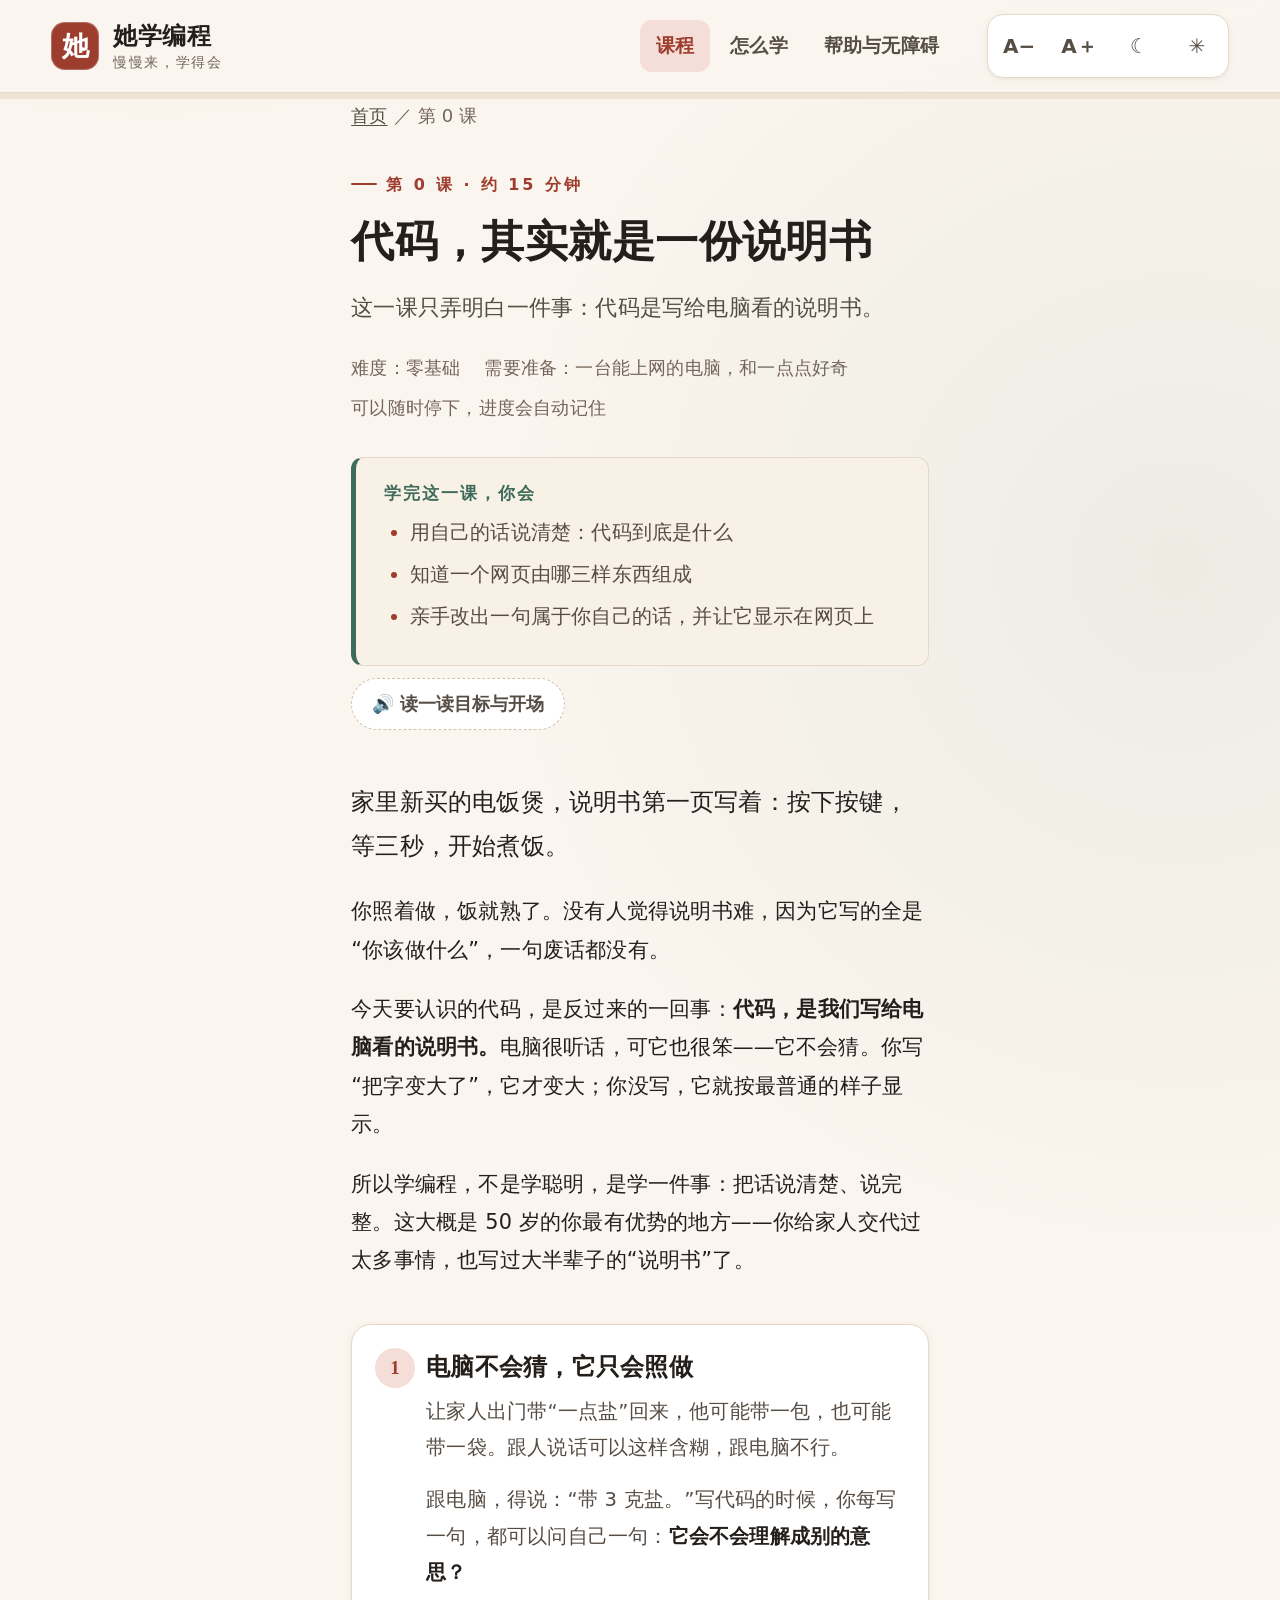
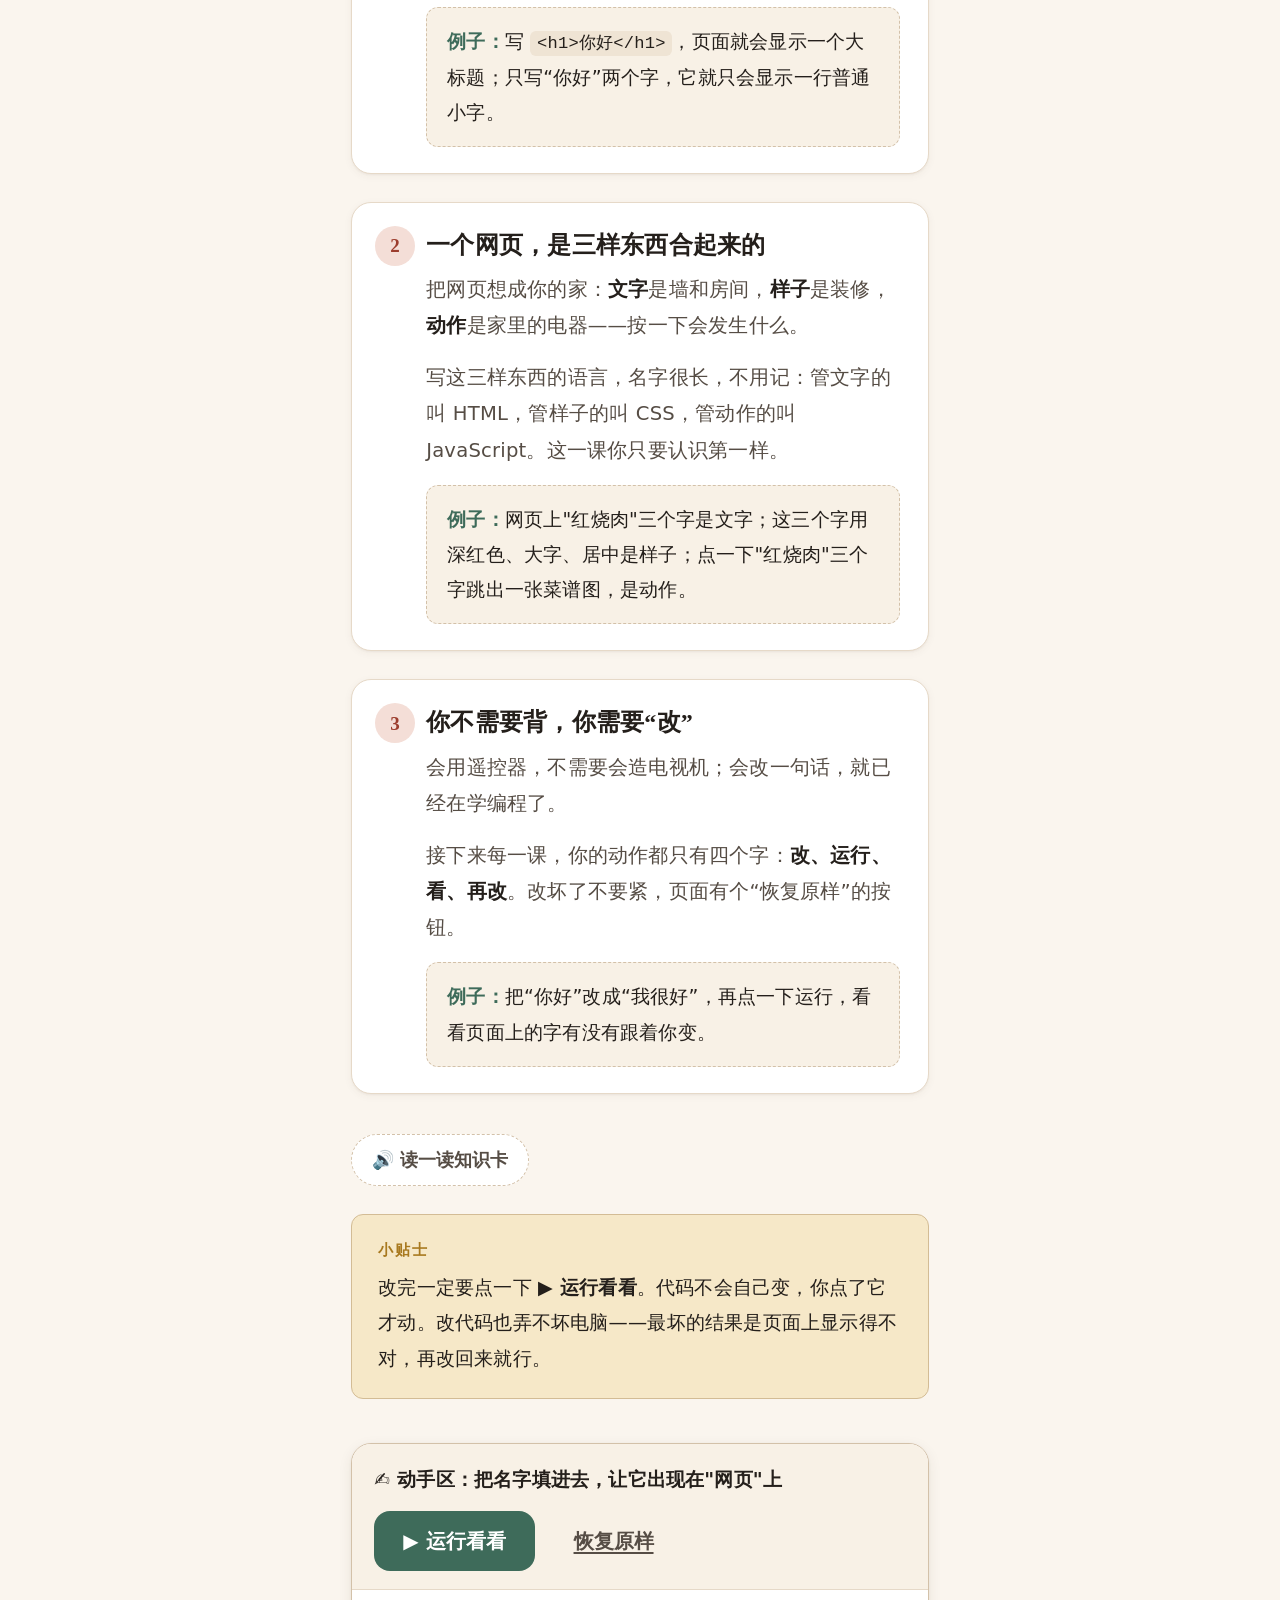
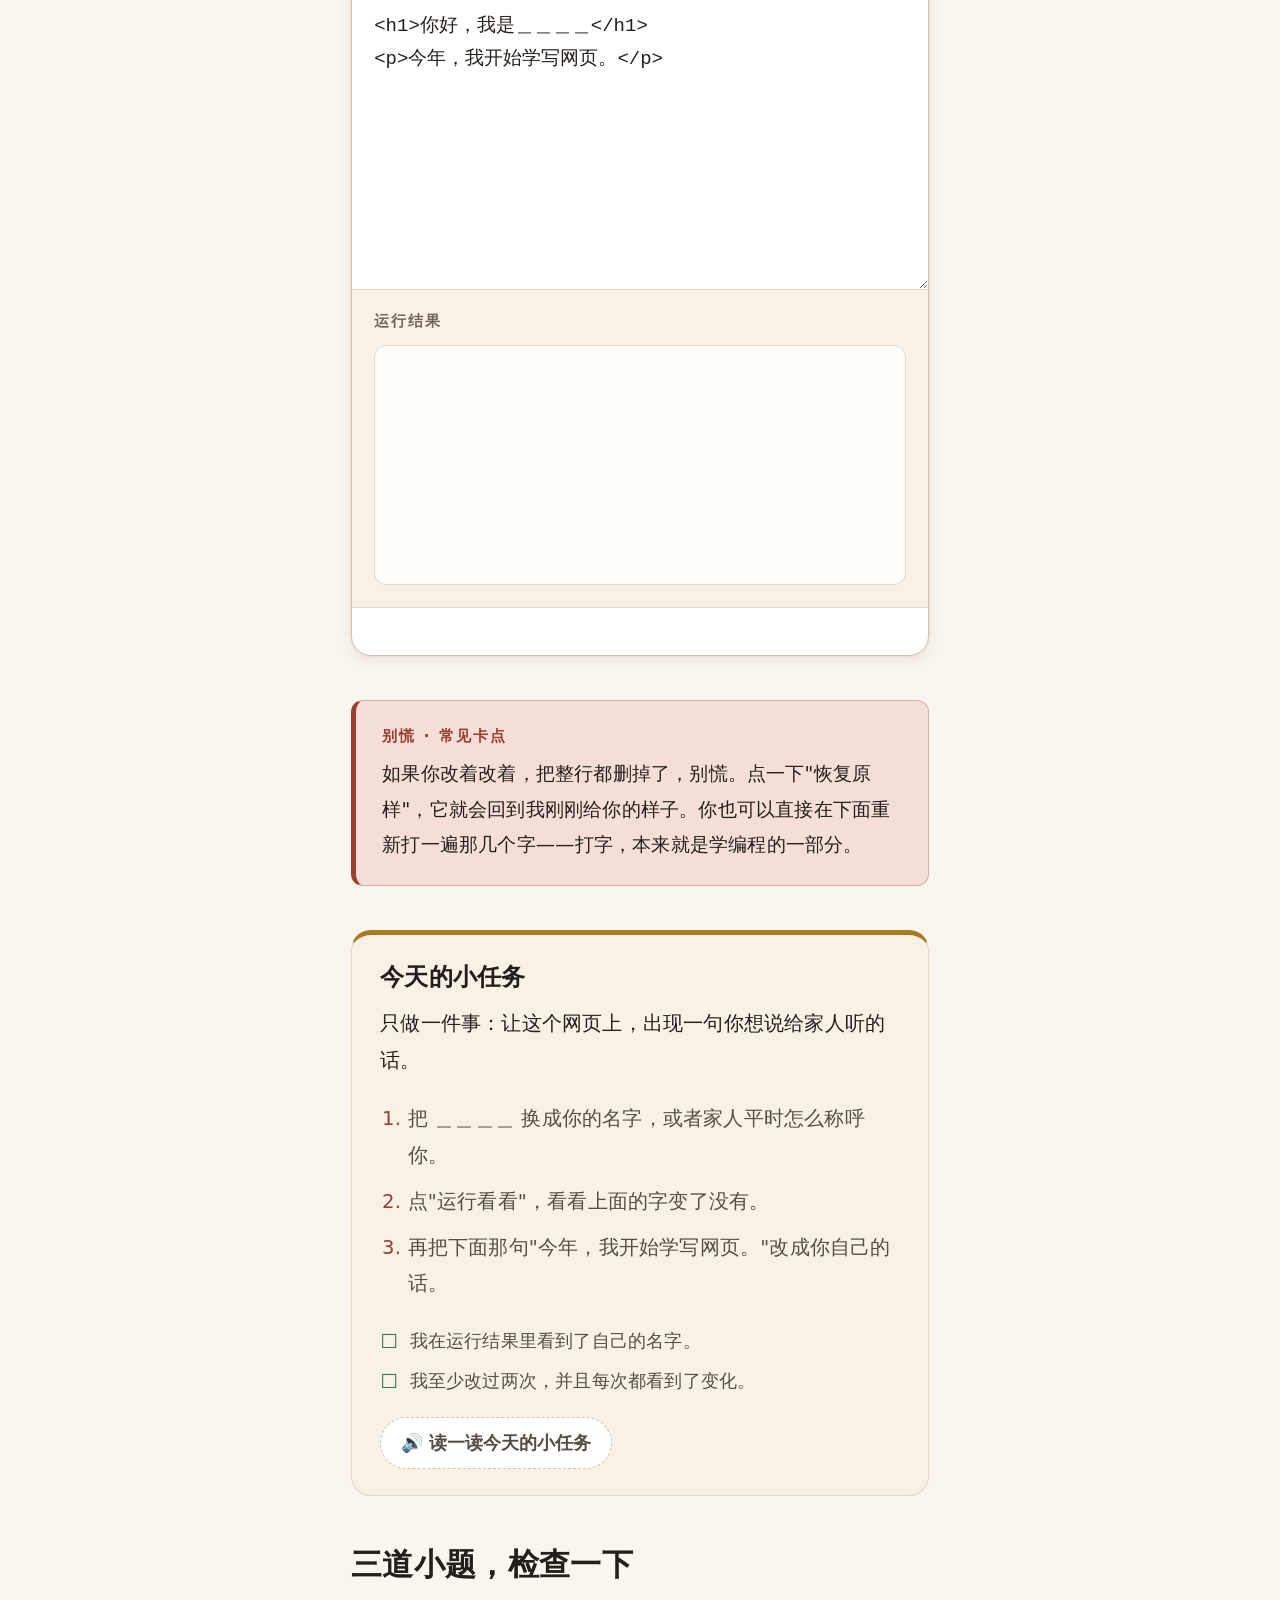
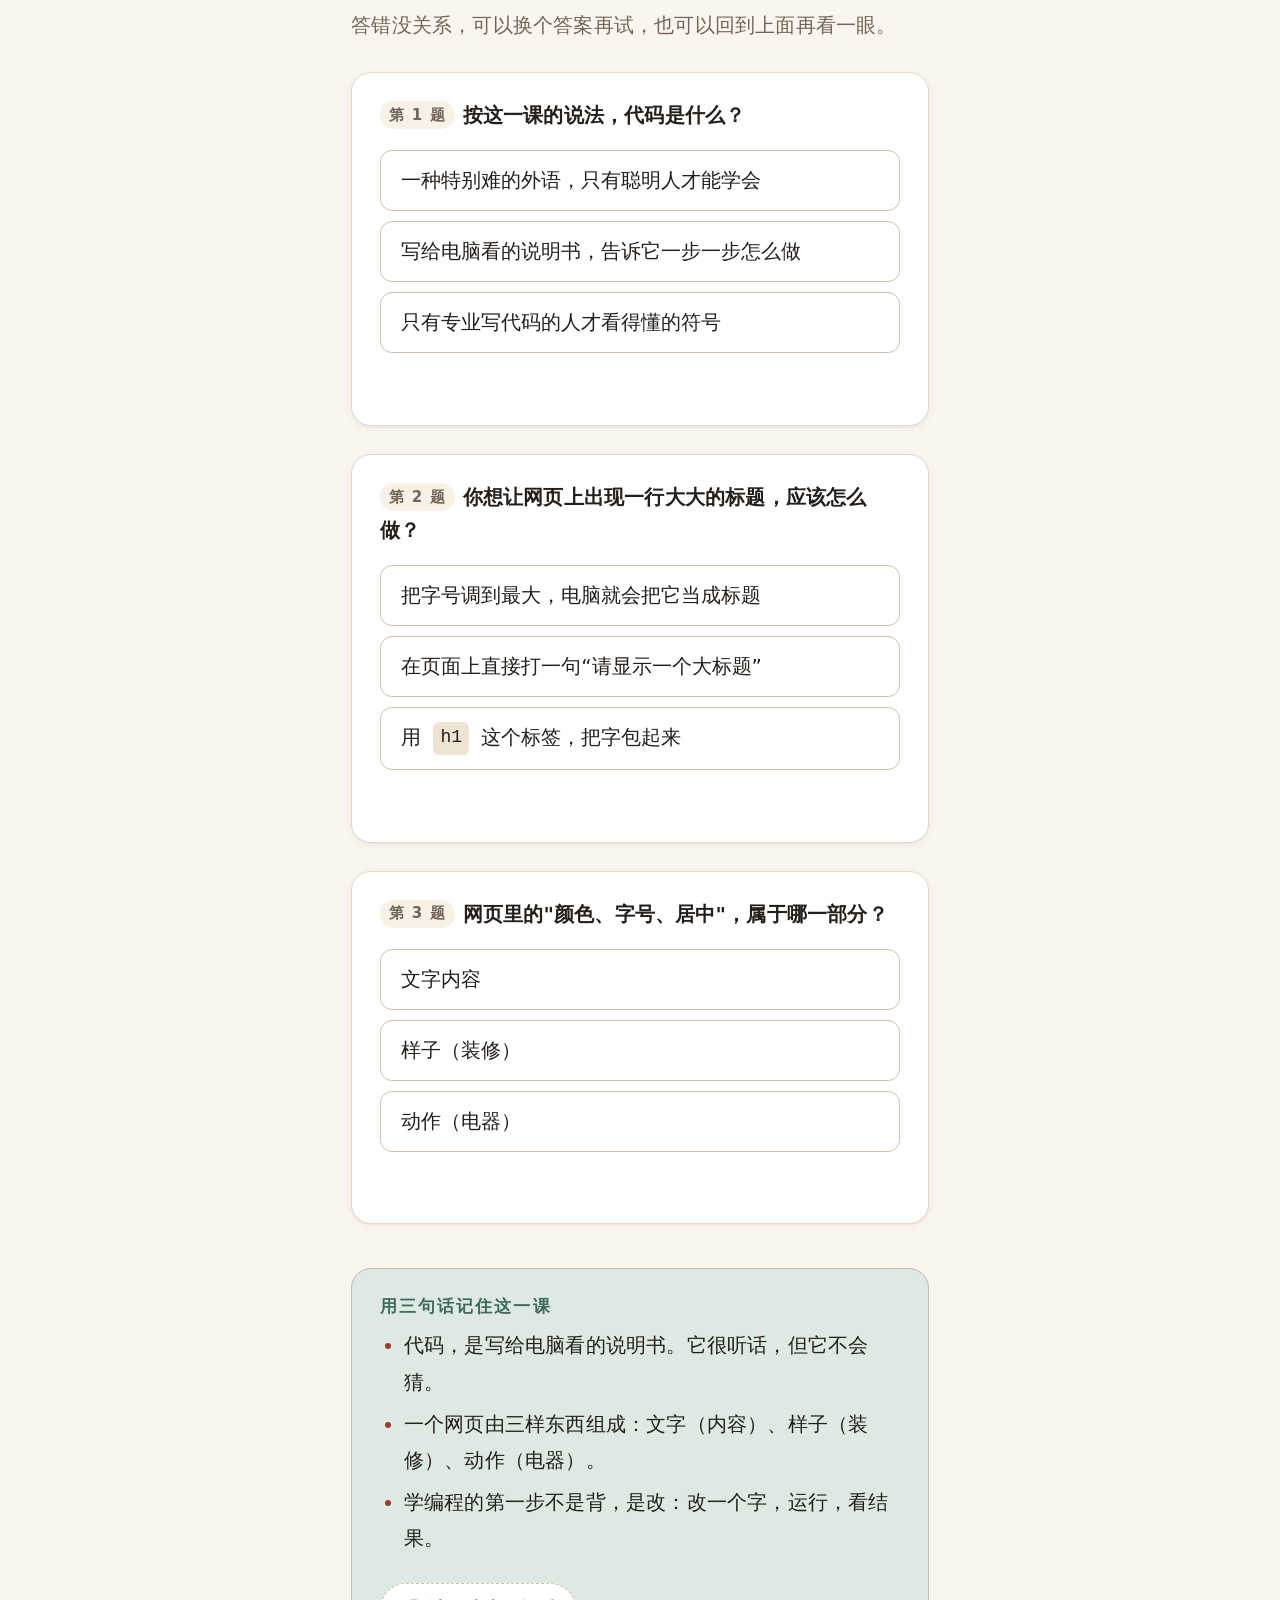
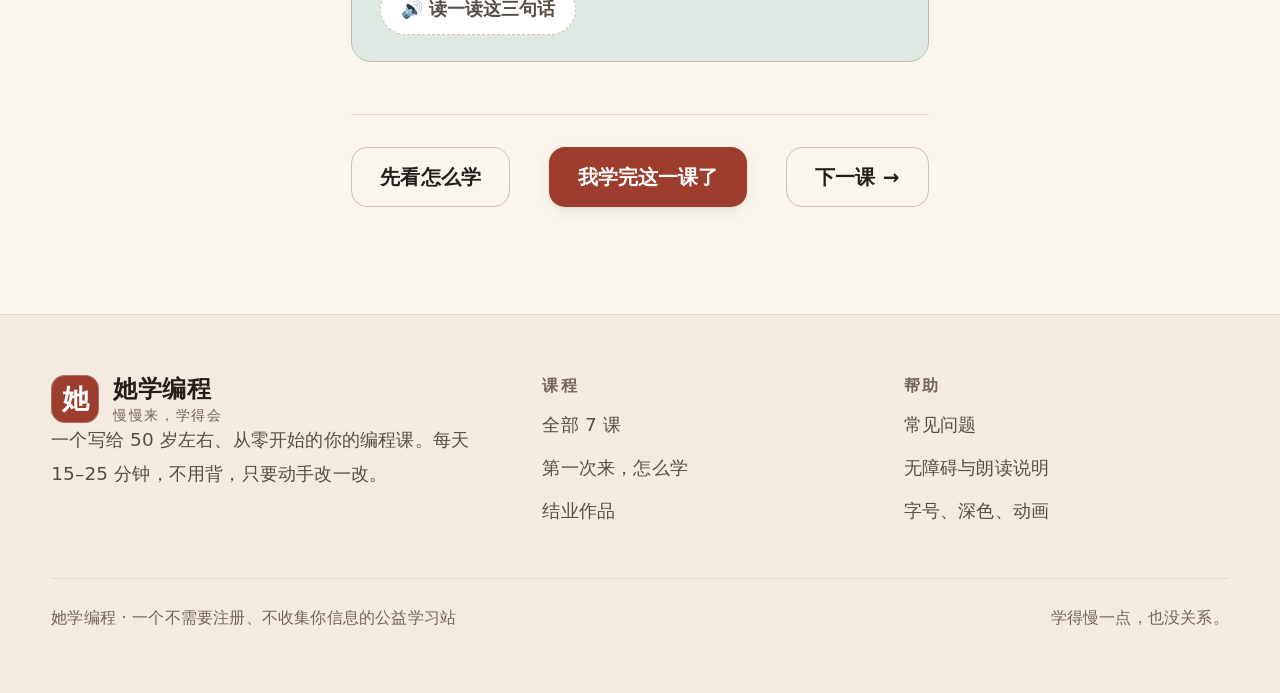
<file: lessons/lesson-0.html>
<!DOCTYPE html>
<html lang="zh-CN">
<head>
  <meta charset="UTF-8">
  <meta name="viewport" content="width=device-width, initial-scale=1">
  <title>第 0 课 · 代码，其实就是一份说明书｜她学编程</title>
  <meta name="description" content="零基础第一课：用家里的电饭煲说明书，弄懂代码是什么、网页由什么组成，然后亲手改出自己的第一句话。">
  <meta property="og:type" content="website">
  <meta property="og:site_name" content="她学编程">
  <meta property="og:locale" content="zh_CN">
  <meta property="og:title" content="第 0 课 · 代码，其实就是一份说明书｜她学编程">
  <meta property="og:description" content="零基础第一课：用家里的电饭煲说明书，弄懂代码是什么、网页由什么组成，然后亲手改出自己的第一句话。">
  <meta property="og:url" content="https://jarrettchen888.github.io/ta-xue-biancheng/lessons/lesson-0.html">
  <meta property="og:image" content="https://jarrettchen888.github.io/ta-xue-biancheng/assets/og-image.png">
  <meta property="og:image:width" content="1200">
  <meta property="og:image:height" content="630">
  <meta name="twitter:card" content="summary_large_image">
  <meta name="theme-color" content="#faf5ee">
  <link rel="icon" type="image/svg+xml" href="../assets/favicon.svg">
  <link rel="stylesheet" href="../assets/styles.css">
  <script>
    (function () {
      try {
        var s = JSON.parse(localStorage.getItem("hx.settings") || "{}");
        var root = document.documentElement;
        var sizes = [18, 20, 22, 25];
        root.style.fontSize = (sizes[s.font] || 20) + "px";
        root.setAttribute("data-theme", s.theme || (window.matchMedia && matchMedia("(prefers-color-scheme: dark)").matches ? "dark" : "light"));
        if (s.motion) root.setAttribute("data-motion", s.motion);
      } catch (e) {}
    })();
  </script>
</head>
<body class="lesson-page" data-lesson="0">
  <a class="skip-link" href="#main">跳到正文</a>

  <header class="site-header">
    <div class="wrap header-inner">
      <a class="brand" href="../index.html">
        <span class="brand-mark" aria-hidden="true">她</span>
        <span class="brand-text">她学编程<em>慢慢来，学得会</em></span>
      </a>
      <nav class="site-nav" aria-label="主导航">
        <a href="../index.html#course" aria-current="page">课程</a>
        <a href="../start.html">怎么学</a>
        <a href="../help.html">帮助与无障碍</a>
      </nav>
      <div class="ctrl-group" role="group" aria-label="阅读设置">
        <button class="ctrl" type="button" data-font="down" aria-label="A− 缩小字号" title="缩小字号">A−</button>
        <button class="ctrl" type="button" data-font="up" aria-label="A＋ 放大字号" title="放大字号">A＋</button>
        <button class="ctrl" type="button" data-theme-toggle aria-label="☾ 切换深色模式" aria-pressed="false" title="深色模式">☾</button>
        <button class="ctrl" type="button" data-motion-toggle aria-label="✳ 减少动画效果" aria-pressed="false" title="减少动画">✳</button>
      </div>
    </div>
  </header>

  <div class="course-progress" role="progressbar" aria-label="课程学习进度" aria-valuemin="0" aria-valuemax="7" aria-valuenow="0">
    <span class="course-progress-bar"></span>
  </div>

  <main id="main" class="wrap reading">
    <nav class="crumbs" aria-label="当前位置">
      <a href="../index.html">首页</a> ／ 第 0 课
    </nav>

    <header class="lesson-head">
      <p class="label">第 0 课 · 约 15 分钟</p>
      <h1>代码，其实就是一份说明书</h1>
      <p class="lede">这一课只弄明白一件事：代码是写给电脑看的说明书。</p>
      <ul class="lesson-meta">
        <li>难度：零基础</li>
        <li>需要准备：一台能上网的电脑，和一点点好奇</li>
        <li>可以随时停下，进度会自动记住</li>
      </ul>
      <div class="goal-box" id="lesson-goal">
        <h2>学完这一课，你会</h2>
        <ul>
          <li>用自己的话说清楚：代码到底是什么</li>
          <li>知道一个网页由哪三样东西组成</li>
          <li>亲手改出一句属于你自己的话，并让它显示在网页上</li>
        </ul>
      </div>
      <button class="btn-speak" type="button" data-speak="lesson-goal,lesson-intro">🔊 读一读目标与开场</button>
    </header>

    <section class="story" id="lesson-intro">
      <p class="story-open">家里新买的电饭煲，说明书第一页写着：按下按键，等三秒，开始煮饭。</p>
      <p>你照着做，饭就熟了。没有人觉得说明书难，因为它写的全是“你该做什么”，一句废话都没有。</p>
      <p>今天要认识的代码，是反过来的一回事：<strong>代码，是我们写给电脑看的说明书。</strong>电脑很听话，可它也很笨——它不会猜。你写“把字变大了”，它才变大；你没写，它就按最普通的样子显示。</p>
      <p>所以学编程，不是学聪明，是学一件事：把话说清楚、说完整。这大概是 50 岁的你最有优势的地方——你给家人交代过太多事情，也写过大半辈子的“说明书”了。</p>
    </section>

    <section class="concepts" id="lesson-concepts" aria-label="这一课的知识点">
      <article class="concept">
        <span class="concept-num" aria-hidden="true">1</span>
        <h3>电脑不会猜，它只会照做</h3>
        <p>让家人出门带“一点盐”回来，他可能带一包，也可能带一袋。跟人说话可以这样含糊，跟电脑不行。</p>
        <p>跟电脑，得说：“带 3 克盐。”写代码的时候，你每写一句，都可以问自己一句：<strong>它会不会理解成别的意思？</strong></p>
        <div class="example"><strong>例子：</strong>写 <code>&lt;h1&gt;你好&lt;/h1&gt;</code>，页面就会显示一个大标题；只写“你好”两个字，它就只会显示一行普通小字。</div>
      </article>

      <article class="concept">
        <span class="concept-num" aria-hidden="true">2</span>
        <h3>一个网页，是三样东西合起来的</h3>
        <p>把网页想成你的家：<strong>文字</strong>是墙和房间，<strong>样子</strong>是装修，<strong>动作</strong>是家里的电器——按一下会发生什么。</p>
        <p>写这三样东西的语言，名字很长，不用记：管文字的叫 HTML，管样子的叫 CSS，管动作的叫 JavaScript。这一课你只要认识第一样。</p>
        <div class="example"><strong>例子：</strong>网页上"红烧肉"三个字是文字；这三个字用深红色、大字、居中是样子；点一下"红烧肉"三个字跳出一张菜谱图，是动作。</div>
      </article>

      <article class="concept">
        <span class="concept-num" aria-hidden="true">3</span>
        <h3>你不需要背，你需要“改”</h3>
        <p>会用遥控器，不需要会造电视机；会改一句话，就已经在学编程了。</p>
        <p>接下来每一课，你的动作都只有四个字：<strong>改、运行、看、再改</strong>。改坏了不要紧，页面有个“恢复原样”的按钮。</p>
        <div class="example"><strong>例子：</strong>把“你好”改成“我很好”，再点一下运行，看看页面上的字有没有跟着你变。</div>
      </article>
    
      <button class="btn-speak" type="button" data-speak="lesson-concepts">🔊 读一读知识卡</button>
    </section>

    <aside class="tip" aria-label="小提示">改完一定要点一下 <strong>▶ 运行看看</strong>。代码不会自己变，你点了它才动。改代码也弄不坏电脑——最坏的结果是页面上显示得不对，再改回来就行。</aside>

    <section class="playground" data-playground="html" aria-label="动手试一试">
      <div class="pg-head">
        <p class="pg-title">✍️ 动手区：把名字填进去，让它出现在"网页"上</p>
        <div class="pg-actions">
          <button class="btn btn-run" type="button" data-run>▶ 运行看看</button>
          <button class="btn btn-quiet" type="button" data-reset>恢复原样</button>
        </div>
      </div>
      <label class="sr-only" for="pg-1">代码编辑区</label>
      <textarea class="pg-editor" id="pg-1" spellcheck="false" rows="8"><h1>你好，我是＿＿＿＿</h1>
<p>今年，我开始学写网页。</p></textarea>
      <div class="pg-output">
        <p class="pg-output-label">运行结果</p>
        <iframe class="pg-frame" title="运行结果预览" sandbox="allow-scripts"></iframe>
        <pre class="pg-console" hidden></pre>
      </div>
      <p class="pg-status" role="status"></p>
    </section>

    <aside class="mistake" role="note">
      如果你改着改着，把整行都删掉了，别慌。点一下"恢复原样"，它就会回到我刚刚给你的样子。你也可以直接在下面重新打一遍那几个字——打字，本来就是学编程的一部分。
    </aside>

    <section class="task" id="lesson-task" aria-label="小任务">
      <h3>今天的小任务</h3>
      <p>只做一件事：让这个网页上，出现一句你想说给家人听的话。</p>
      <ol>
        <li>把 ＿＿＿＿ 换成你的名字，或者家人平时怎么称呼你。</li>
        <li>点"运行看看"，看看上面的字变了没有。</li>
        <li>再把下面那句"今年，我开始学写网页。"改成你自己的话。</li>
      </ol>
      <ul class="checklist">
        <li>我在运行结果里看到了自己的名字。</li>
        <li>我至少改过两次，并且每次都看到了变化。</li>
      </ul>
    
      <button class="btn-speak" type="button" data-speak="lesson-task">🔊 读一读今天的小任务</button>
    </section>

    <section class="quizzes" aria-label="小测验">
      <h2>三道小题，检查一下</h2>
      <p class="muted">答错没关系，可以换个答案再试，也可以回到上面再看一眼。</p>

      <div class="quiz" data-quiz>
        <p class="quiz-q"><span class="quiz-no">第 1 题</span>按这一课的说法，代码是什么？</p>
        <div class="quiz-options">
          <button class="quiz-opt" type="button" data-correct="false">一种特别难的外语，只有聪明人才能学会</button>
          <button class="quiz-opt" type="button" data-correct="true">写给电脑看的说明书，告诉它一步一步怎么做</button>
          <button class="quiz-opt" type="button" data-correct="false">只有专业写代码的人才看得懂的符号</button>
        </div>
        <p class="quiz-feedback" role="status" data-ok="代码就是把要做的事，一步一步写清楚给电脑看。" data-no="想想电饭煲的说明书——它是写给谁看的？电脑又需要什么样的说明？"></p>
      </div>

      <div class="quiz" data-quiz>
        <p class="quiz-q"><span class="quiz-no">第 2 题</span>你想让网页上出现一行大大的标题，应该怎么做？</p>
        <div class="quiz-options">
          <button class="quiz-opt" type="button" data-correct="false">把字号调到最大，电脑就会把它当成标题</button>
          <button class="quiz-opt" type="button" data-correct="false">在页面上直接打一句“请显示一个大标题”</button>
          <button class="quiz-opt" type="button" data-correct="true">用 <code>h1</code> 这个标签，把字包起来</button>
        </div>
        <p class="quiz-feedback" role="status" data-ok="h1 就是“一级标题”的外套。电脑看到它，就知道这几个字要放大。" data-no="电脑不会猜。你需要一种明确的写法，告诉它“这是标题”。"></p>
      </div>

      <div class="quiz" data-quiz>
        <p class="quiz-q"><span class="quiz-no">第 3 题</span>网页里的"颜色、字号、居中"，属于哪一部分？</p>
        <div class="quiz-options">
          <button class="quiz-opt" type="button" data-correct="false">文字内容</button>
          <button class="quiz-opt" type="button" data-correct="true">样子（装修）</button>
          <button class="quiz-opt" type="button" data-correct="false">动作（电器）</button>
        </div>
        <p class="quiz-feedback" role="status" data-ok="内容管“有什么”，样子管“长什么样”，动作管“点一下会发生什么”。" data-no="想一想装修和墙的区别：墙是内容，颜色和样式是装修。"></p>
      </div>
    </section>

    <section class="recap" id="lesson-recap" aria-label="这一课的三句话">
      <h3>用三句话记住这一课</h3>
      <ul>
        <li>代码，是写给电脑看的说明书。它很听话，但它不会猜。</li>
        <li>一个网页由三样东西组成：文字（内容）、样子（装修）、动作（电器）。</li>
        <li>学编程的第一步不是背，是改：改一个字，运行，看结果。</li>
      </ul>
          <button class="btn-speak" type="button" data-speak="lesson-recap">🔊 读一读这三句话</button>
    </section>

    <nav class="lesson-nav" aria-label="课程导航">
      <div class="nav-pair">
        <a class="btn btn-ghost" href="../start.html">先看怎么学</a>
      </div>
      <button class="btn btn-primary" type="button" data-complete="0">我学完这一课了</button>
      <div class="nav-pair">
        <a class="btn btn-ghost" href="lesson-1.html">下一课 →</a>
      </div>
    </nav>
  </main>

  <footer class="site-footer">
    <div class="wrap">
      <div class="footer-grid">
        <div class="footer-brand">
          <a class="brand" href="../index.html">
            <span class="brand-mark" aria-hidden="true">她</span>
            <span class="brand-text">她学编程<em>慢慢来，学得会</em></span>
          </a>
          <p>一个写给 50 岁左右、从零开始的你的编程课。每天 15–25 分钟，不用背，只要动手改一改。</p>
        </div>
        <div class="footer-col">
          <h3>课程</h3>
          <ul>
            <li><a href="../index.html#course">全部 7 课</a></li>
            <li><a href="../start.html">第一次来，怎么学</a></li>
            <li><a href="../project.html">结业作品</a></li>
          </ul>
        </div>
        <div class="footer-col">
          <h3>帮助</h3>
          <ul>
            <li><a href="../help.html">常见问题</a></li>
            <li><a href="../help.html#accessibility">无障碍与朗读说明</a></li>
            <li><a href="../help.html#settings">字号、深色、动画</a></li>
          </ul>
        </div>
      </div>
      <div class="footer-bottom">
        <span>她学编程 · 一个不需要注册、不收集你信息的公益学习站</span>
        <span>学得慢一点，也没关系。</span>
      </div>
    </div>
  </footer>

  <script src="../assets/app.js" defer></script>
</body>
</html>
</file>
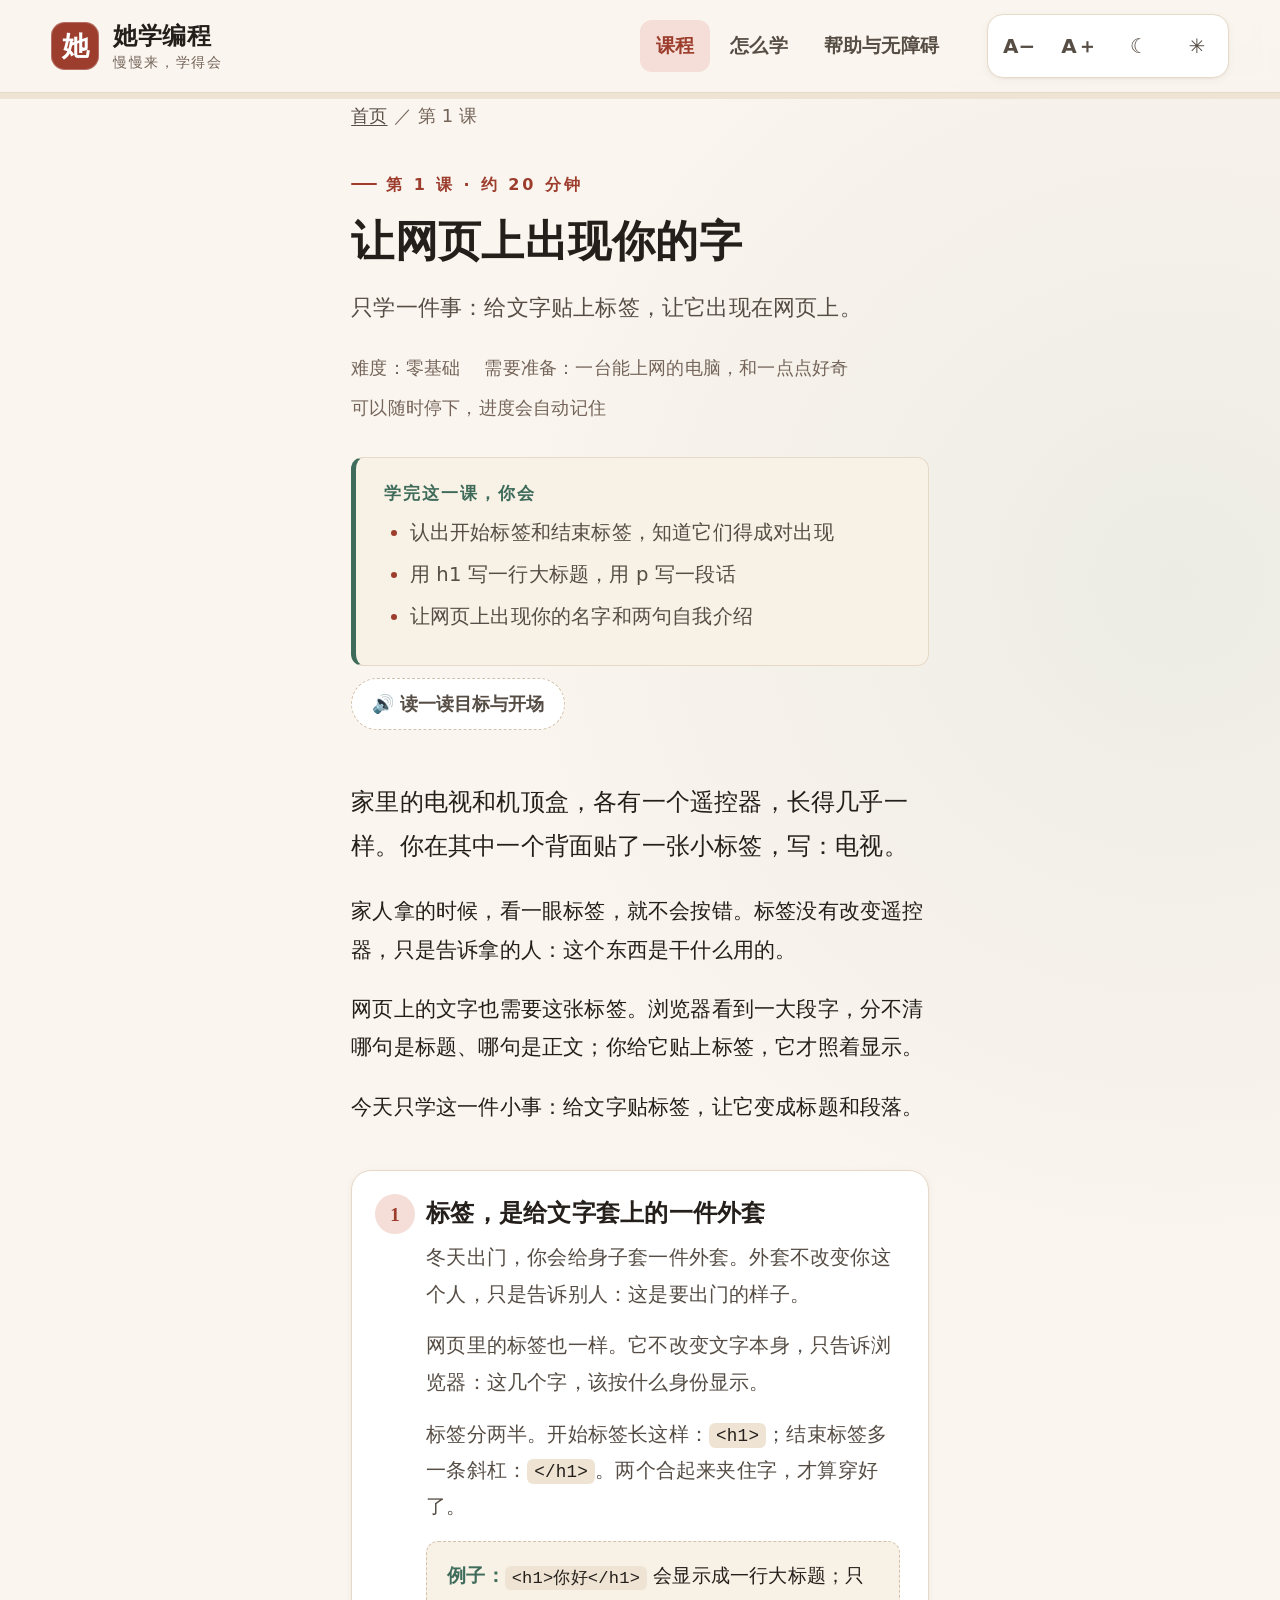
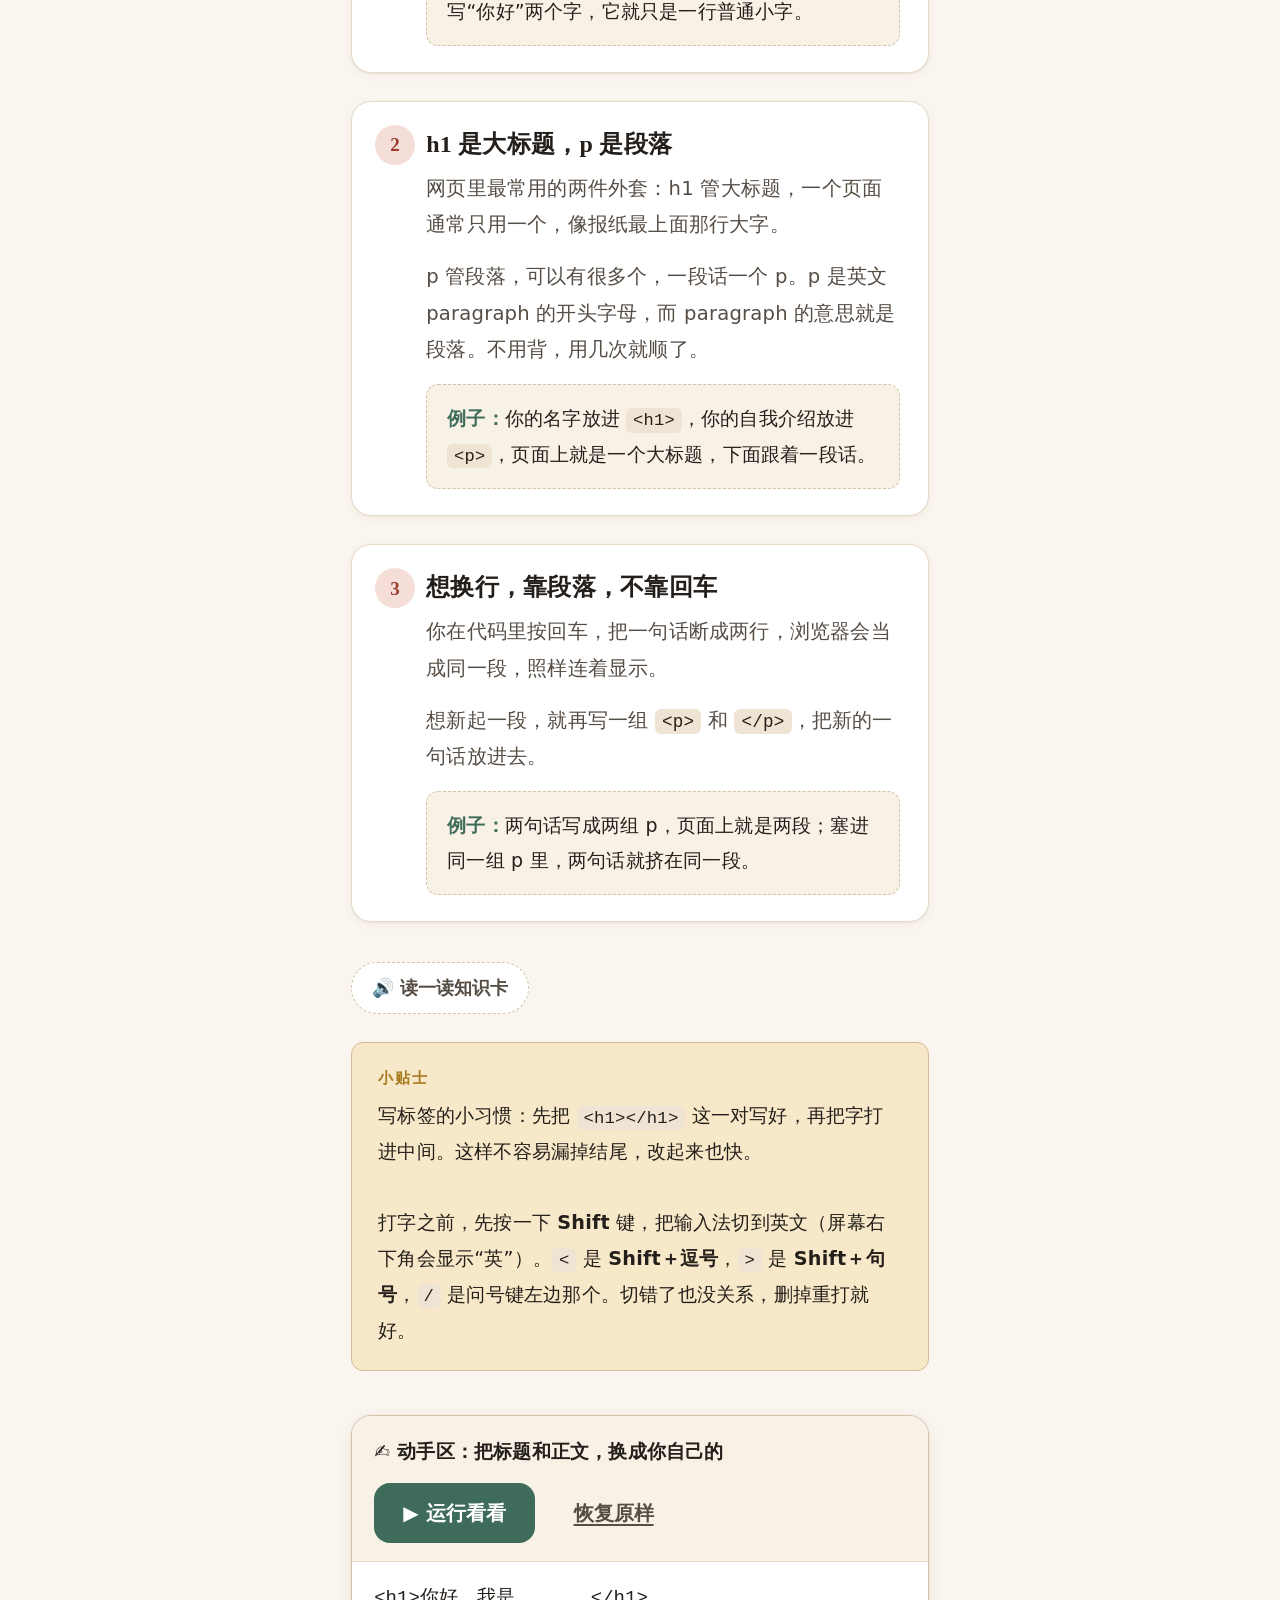
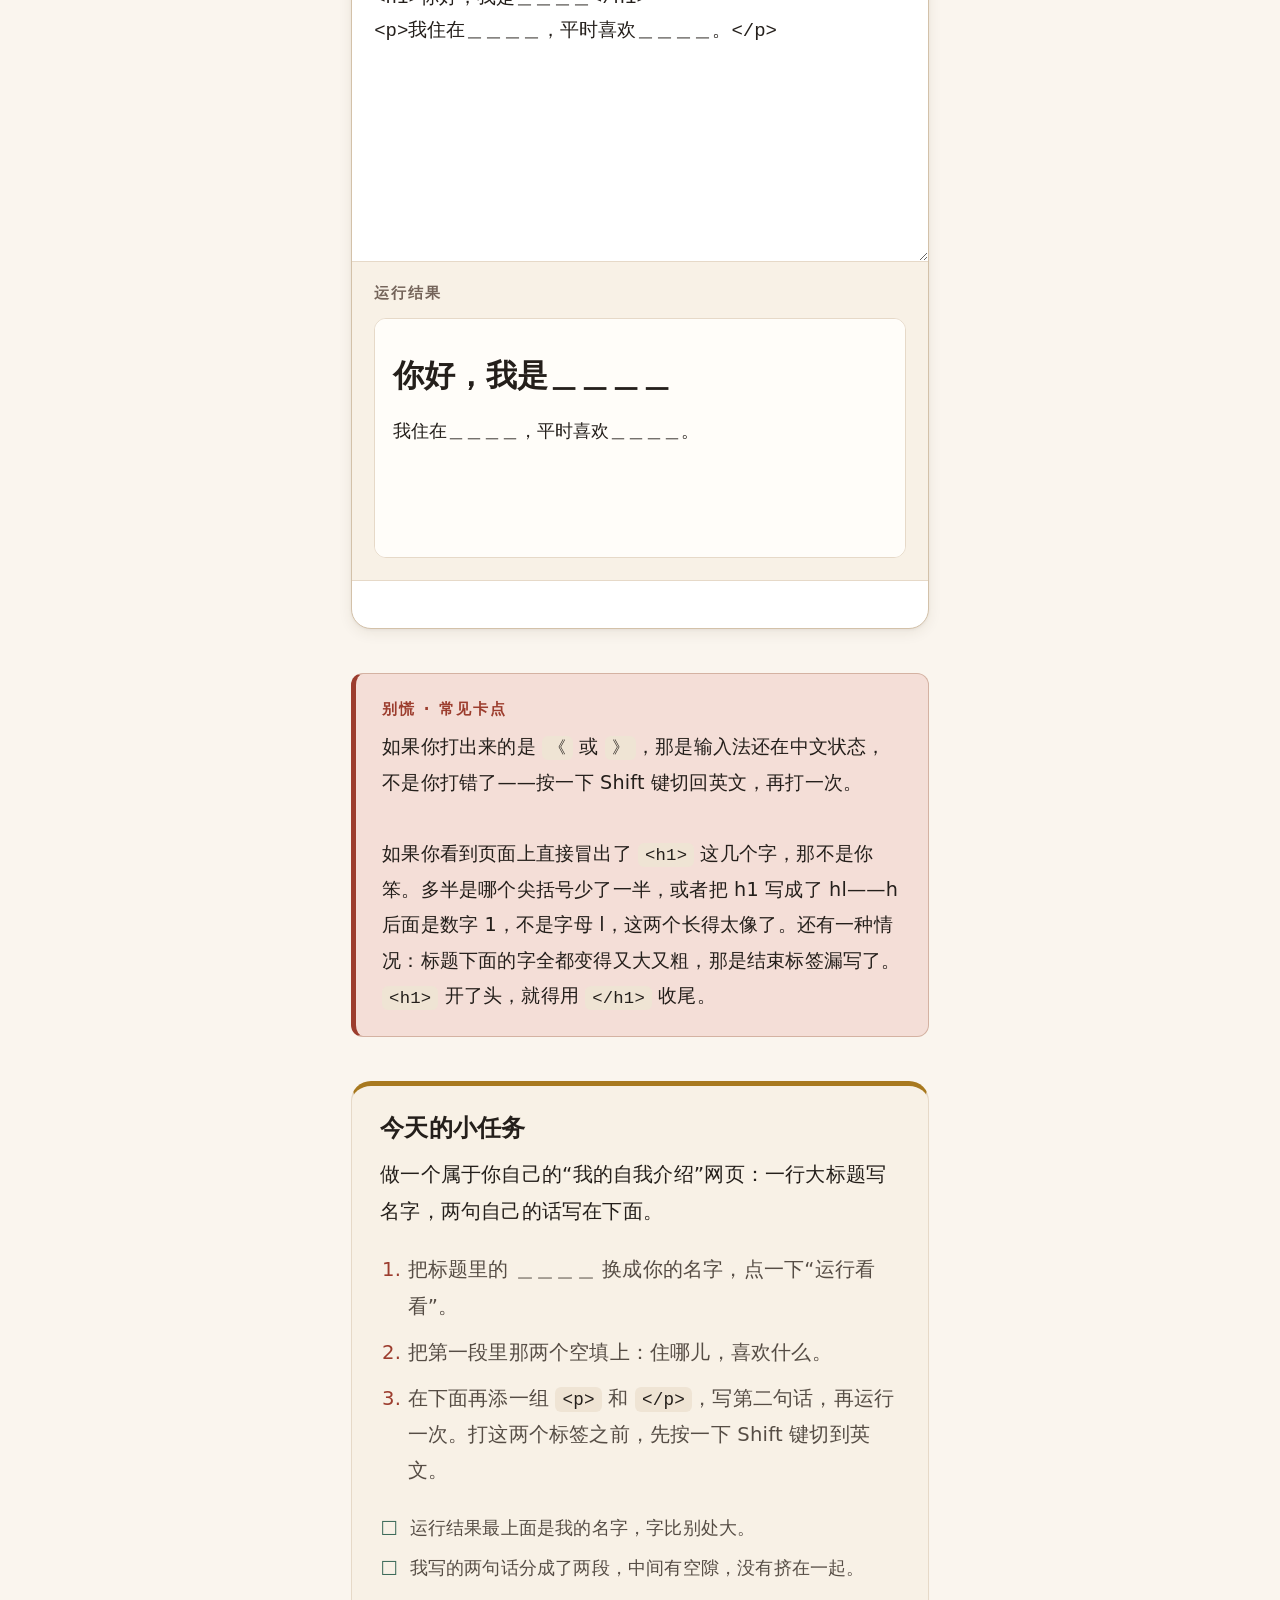
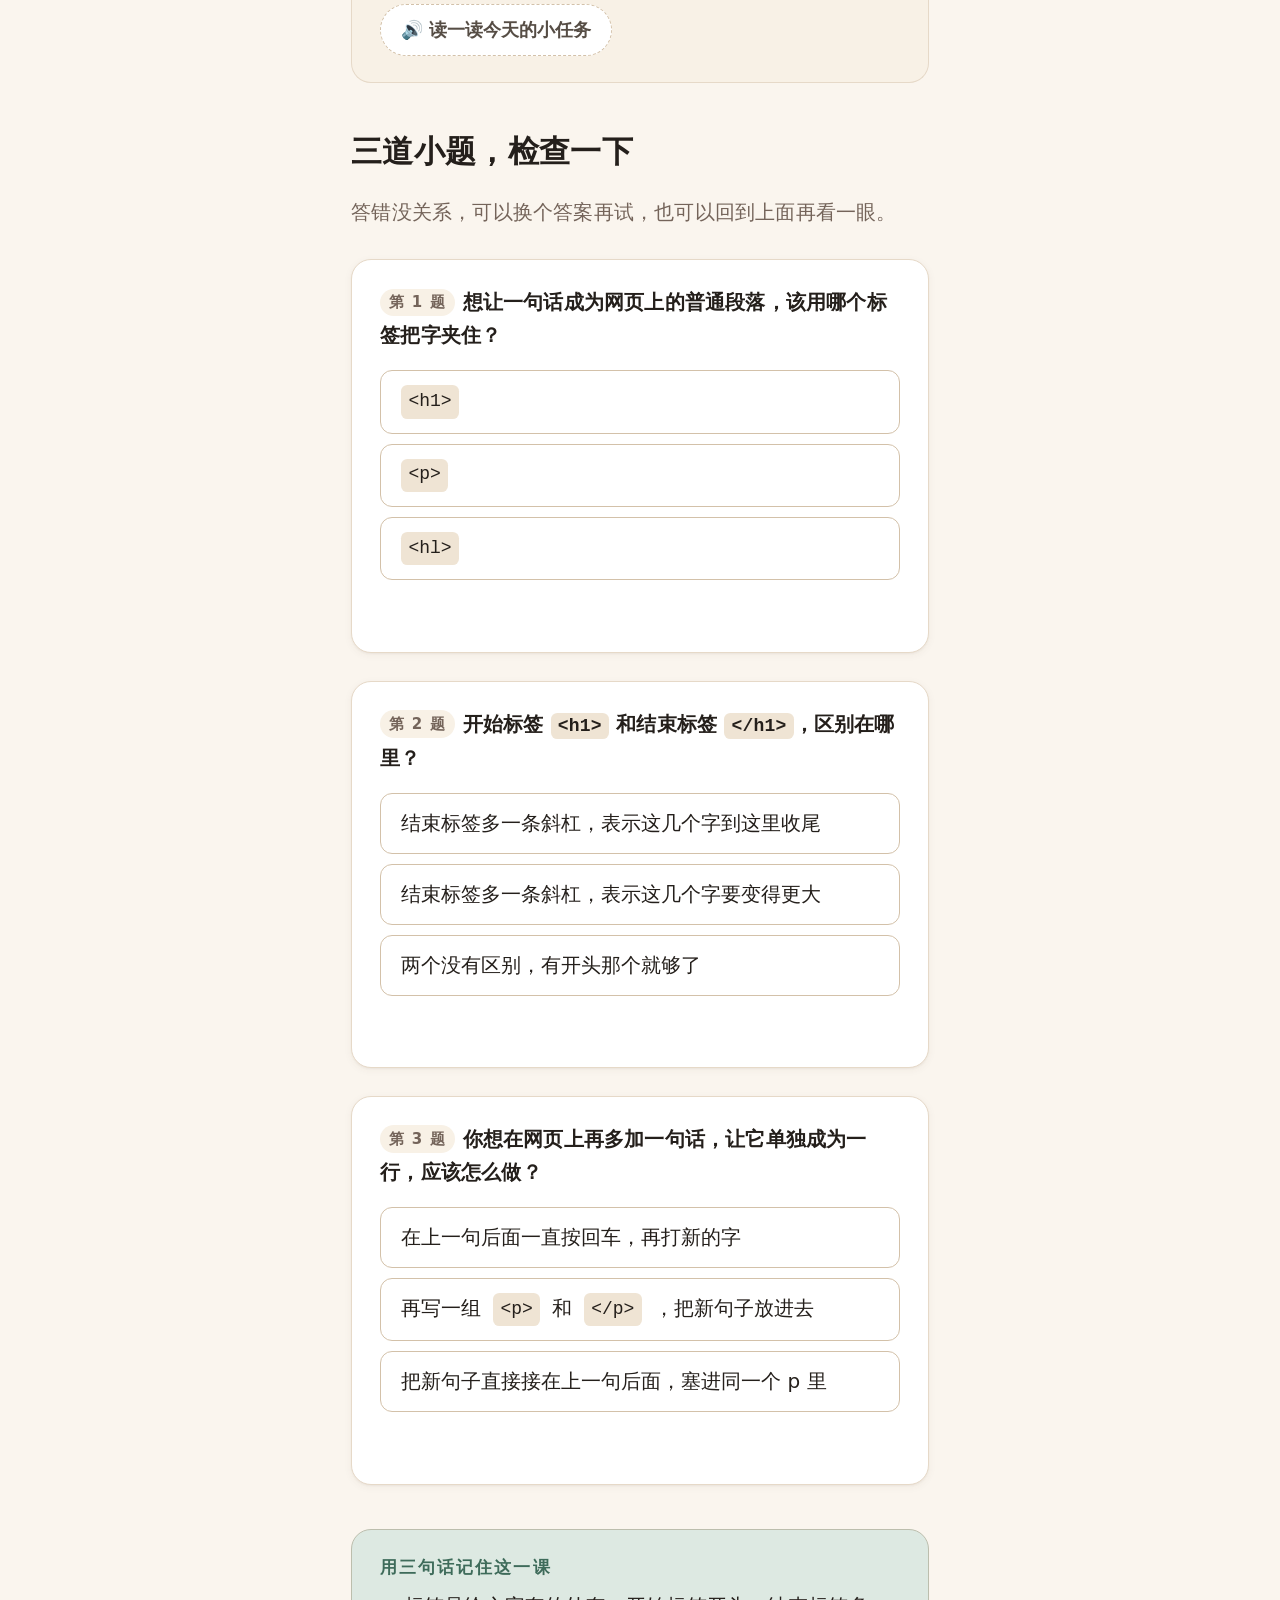
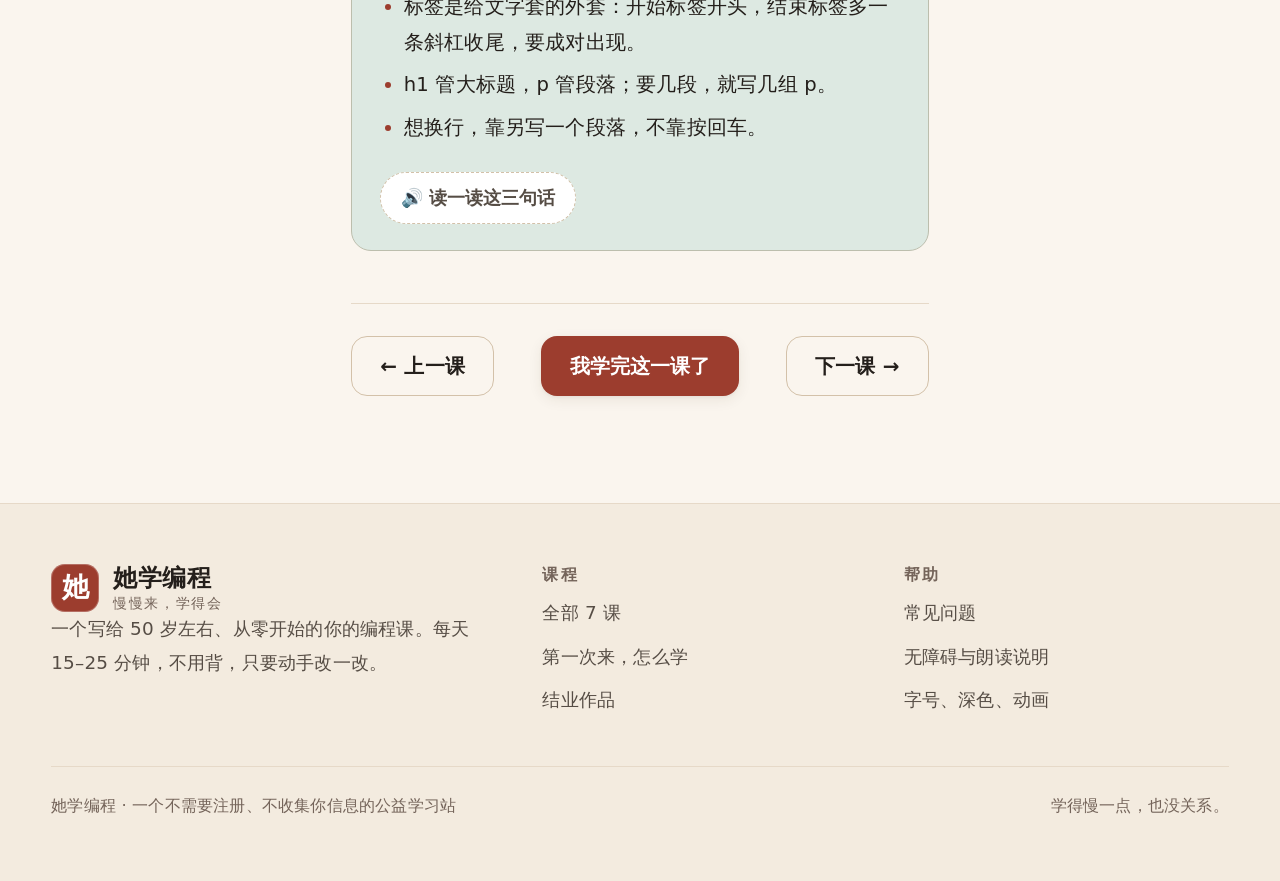
<file: lessons/lesson-1.html>
<!DOCTYPE html>
<html lang="zh-CN">
<head>
  <meta charset="UTF-8">
  <meta name="viewport" content="width=device-width, initial-scale=1">
  <title>第 1 课 · 让网页上出现你的字｜她学编程</title>
  <meta name="description" content="认识 HTML 标签：用 h1 做大标题、用 p 写段落，亲手把名字和两句话放上网页，做出你的第一个自我介绍页面。">
  <meta property="og:type" content="website">
  <meta property="og:site_name" content="她学编程">
  <meta property="og:locale" content="zh_CN">
  <meta property="og:title" content="第 1 课 · 让网页上出现你的字｜她学编程">
  <meta property="og:description" content="认识 HTML 标签：用 h1 做大标题、用 p 写段落，亲手把名字和两句话放上网页，做出你的第一个自我介绍页面。">
  <meta property="og:url" content="https://jarrettchen888.github.io/ta-xue-biancheng/lessons/lesson-1.html">
  <meta property="og:image" content="https://jarrettchen888.github.io/ta-xue-biancheng/assets/og-image.png">
  <meta property="og:image:width" content="1200">
  <meta property="og:image:height" content="630">
  <meta name="twitter:card" content="summary_large_image">
  <meta name="theme-color" content="#faf5ee">
  <link rel="icon" type="image/svg+xml" href="../assets/favicon.svg">
  <link rel="stylesheet" href="../assets/styles.css">
  <script>
    /* 在页面画出之前先应用阅读设置，避免闪一下 */
    (function () {
      try {
        var s = JSON.parse(localStorage.getItem("hx.settings") || "{}");
        var root = document.documentElement;
        var sizes = [18, 20, 22, 25];
        root.style.fontSize = (sizes[s.font] || 20) + "px";
        root.setAttribute("data-theme", s.theme || (window.matchMedia && matchMedia("(prefers-color-scheme: dark)").matches ? "dark" : "light"));
        if (s.motion) root.setAttribute("data-motion", s.motion);
      } catch (e) {}
    })();
  </script>
</head>
<body class="lesson-page" data-lesson="1">
  <a class="skip-link" href="#main">跳到正文</a>

  <header class="site-header">
    <div class="wrap header-inner">
      <a class="brand" href="../index.html">
        <span class="brand-mark" aria-hidden="true">她</span>
        <span class="brand-text">她学编程<em>慢慢来，学得会</em></span>
      </a>
      <nav class="site-nav" aria-label="主导航">
        <a href="../index.html#course" aria-current="page">课程</a>
        <a href="../start.html">怎么学</a>
        <a href="../help.html">帮助与无障碍</a>
      </nav>
      <div class="ctrl-group" role="group" aria-label="阅读设置">
        <button class="ctrl" type="button" data-font="down" aria-label="A− 缩小字号" title="缩小字号">A−</button>
        <button class="ctrl" type="button" data-font="up" aria-label="A＋ 放大字号" title="放大字号">A＋</button>
        <button class="ctrl" type="button" data-theme-toggle aria-label="☾ 切换深色模式" aria-pressed="false" title="深色模式">☾</button>
        <button class="ctrl" type="button" data-motion-toggle aria-label="✳ 减少动画效果" aria-pressed="false" title="减少动画">✳</button>
      </div>
    </div>
  </header>

  <div class="course-progress" role="progressbar" aria-label="课程学习进度" aria-valuemin="0" aria-valuemax="7" aria-valuenow="0">
    <span class="course-progress-bar"></span>
  </div>

  <main id="main" class="wrap reading">
    <nav class="crumbs" aria-label="当前位置">
      <a href="../index.html">首页</a> ／ 第 1 课
    </nav>

    <header class="lesson-head">
      <p class="label">第 1 课 · 约 20 分钟</p>
      <h1>让网页上出现你的字</h1>
      <p class="lede">只学一件事：给文字贴上标签，让它出现在网页上。</p>
      <ul class="lesson-meta">
        <li>难度：零基础</li>
        <li>需要准备：一台能上网的电脑，和一点点好奇</li>
        <li>可以随时停下，进度会自动记住</li>
      </ul>
      <div class="goal-box" id="lesson-goal">
        <h2>学完这一课，你会</h2>
        <ul>
          <li>认出开始标签和结束标签，知道它们得成对出现</li>
          <li>用 h1 写一行大标题，用 p 写一段话</li>
          <li>让网页上出现你的名字和两句自我介绍</li>
        </ul>
      </div>
      <button class="btn-speak" type="button" data-speak="lesson-goal,lesson-intro">🔊 读一读目标与开场</button>
    </header>

    <section class="story" id="lesson-intro">
      <p class="story-open">家里的电视和机顶盒，各有一个遥控器，长得几乎一样。你在其中一个背面贴了一张小标签，写：电视。</p>
      <p>家人拿的时候，看一眼标签，就不会按错。标签没有改变遥控器，只是告诉拿的人：这个东西是干什么用的。</p>
      <p>网页上的文字也需要这张标签。浏览器看到一大段字，分不清哪句是标题、哪句是正文；你给它贴上标签，它才照着显示。</p>
      <p>今天只学这一件小事：给文字贴标签，让它变成标题和段落。</p>
    </section>

    <section class="concepts" id="lesson-concepts" aria-label="这一课的知识点">
      <article class="concept">
        <span class="concept-num" aria-hidden="true">1</span>
        <h3>标签，是给文字套上的一件外套</h3>
        <p>冬天出门，你会给身子套一件外套。外套不改变你这个人，只是告诉别人：这是要出门的样子。</p>
        <p>网页里的标签也一样。它不改变文字本身，只告诉浏览器：这几个字，该按什么身份显示。</p>
        <p>标签分两半。开始标签长这样：<code>&lt;h1&gt;</code>；结束标签多一条斜杠：<code>&lt;/h1&gt;</code>。两个合起来夹住字，才算穿好了。</p>
        <div class="example"><strong>例子：</strong><code>&lt;h1&gt;你好&lt;/h1&gt;</code> 会显示成一行大标题；只写“你好”两个字，它就只是一行普通小字。</div>
      </article>

      <article class="concept">
        <span class="concept-num" aria-hidden="true">2</span>
        <h3>h1 是大标题，p 是段落</h3>
        <p>网页里最常用的两件外套：h1 管大标题，一个页面通常只用一个，像报纸最上面那行大字。</p>
        <p>p 管段落，可以有很多个，一段话一个 p。p 是英文 paragraph 的开头字母，而 paragraph 的意思就是段落。不用背，用几次就顺了。</p>
        <div class="example"><strong>例子：</strong>你的名字放进 <code>&lt;h1&gt;</code>，你的自我介绍放进 <code>&lt;p&gt;</code>，页面上就是一个大标题，下面跟着一段话。</div>
      </article>

      <article class="concept">
        <span class="concept-num" aria-hidden="true">3</span>
        <h3>想换行，靠段落，不靠回车</h3>
        <p>你在代码里按回车，把一句话断成两行，浏览器会当成同一段，照样连着显示。</p>
        <p>想新起一段，就再写一组 <code>&lt;p&gt;</code> 和 <code>&lt;/p&gt;</code>，把新的一句话放进去。</p>
        <div class="example"><strong>例子：</strong>两句话写成两组 p，页面上就是两段；塞进同一组 p 里，两句话就挤在同一段。</div>
      </article>
    
      <button class="btn-speak" type="button" data-speak="lesson-concepts">🔊 读一读知识卡</button>
    </section>

    <aside class="tip" aria-label="小提示">写标签的小习惯：先把 <code>&lt;h1&gt;&lt;/h1&gt;</code> 这一对写好，再把字打进中间。这样不容易漏掉结尾，改起来也快。<br><br>打字之前，先按一下 <strong>Shift</strong> 键，把输入法切到英文（屏幕右下角会显示“英”）。<code>&lt;</code> 是 <strong>Shift＋逗号</strong>，<code>&gt;</code> 是 <strong>Shift＋句号</strong>，<code>/</code> 是问号键左边那个。切错了也没关系，删掉重打就好。</aside>

    <section class="playground" data-playground="html" aria-label="动手试一试">
      <div class="pg-head">
        <p class="pg-title">✍️ 动手区：把标题和正文，换成你自己的</p>
        <div class="pg-actions">
          <button class="btn btn-run" type="button" data-run>▶ 运行看看</button>
          <button class="btn btn-quiet" type="button" data-reset>恢复原样</button>
        </div>
      </div>
      <label class="sr-only" for="pg-1">代码编辑区</label>
      <textarea class="pg-editor" id="pg-1" spellcheck="false" rows="8"><h1>你好，我是＿＿＿＿</h1>
<p>我住在＿＿＿＿，平时喜欢＿＿＿＿。</p></textarea>
      <div class="pg-output">
        <p class="pg-output-label">运行结果</p>
        <iframe class="pg-frame" title="运行结果预览" sandbox="allow-scripts"></iframe>
        <pre class="pg-console" hidden></pre>
      </div>
      <p class="pg-status" role="status"></p>
    </section>

    <aside class="mistake" role="note">
      如果你打出来的是 <code>《</code> 或 <code>》</code>，那是输入法还在中文状态，不是你打错了——按一下 Shift 键切回英文，再打一次。<br><br>如果你看到页面上直接冒出了 <code>&lt;h1&gt;</code> 这几个字，那不是你笨。多半是哪个尖括号少了一半，或者把 h1 写成了 hl——h 后面是数字 1，不是字母 l，这两个长得太像了。还有一种情况：标题下面的字全都变得又大又粗，那是结束标签漏写了。<code>&lt;h1&gt;</code> 开了头，就得用 <code>&lt;/h1&gt;</code> 收尾。
    </aside>

    <section class="task" id="lesson-task" aria-label="小任务">
      <h3>今天的小任务</h3>
      <p>做一个属于你自己的“我的自我介绍”网页：一行大标题写名字，两句自己的话写在下面。</p>
      <ol>
        <li>把标题里的 ＿＿＿＿ 换成你的名字，点一下“运行看看”。</li>
        <li>把第一段里那两个空填上：住哪儿，喜欢什么。</li>
        <li>在下面再添一组 <code>&lt;p&gt;</code> 和 <code>&lt;/p&gt;</code>，写第二句话，再运行一次。打这两个标签之前，先按一下 Shift 键切到英文。</li>
      </ol>
      <ul class="checklist">
        <li>运行结果最上面是我的名字，字比别处大。</li>
        <li>我写的两句话分成了两段，中间有空隙，没有挤在一起。</li>
      </ul>
    
      <button class="btn-speak" type="button" data-speak="lesson-task">🔊 读一读今天的小任务</button>
    </section>

    <section class="quizzes" aria-label="小测验">
      <h2>三道小题，检查一下</h2>
      <p class="muted">答错没关系，可以换个答案再试，也可以回到上面再看一眼。</p>

      <div class="quiz" data-quiz>
        <p class="quiz-q"><span class="quiz-no">第 1 题</span>想让一句话成为网页上的普通段落，该用哪个标签把字夹住？</p>
        <div class="quiz-options">
          <button class="quiz-opt" type="button" data-correct="false"><code>&lt;h1&gt;</code></button>
          <button class="quiz-opt" type="button" data-correct="true"><code>&lt;p&gt;</code></button>
          <button class="quiz-opt" type="button" data-correct="false"><code>&lt;hl&gt;</code></button>
        </div>
        <p class="quiz-feedback" role="status" data-ok="p 是段落的标签，一段话一组，想写几段就写几组。" data-no="回到知识卡看一眼：管大标题的是哪一件外套？段落在英文里的开头字母又是什么？"></p>
      </div>

      <div class="quiz" data-quiz>
        <p class="quiz-q"><span class="quiz-no">第 2 题</span>开始标签 <code>&lt;h1&gt;</code> 和结束标签 <code>&lt;/h1&gt;</code>，区别在哪里？</p>
        <div class="quiz-options">
          <button class="quiz-opt" type="button" data-correct="true">结束标签多一条斜杠，表示这几个字到这里收尾</button>
          <button class="quiz-opt" type="button" data-correct="false">结束标签多一条斜杠，表示这几个字要变得更大</button>
          <button class="quiz-opt" type="button" data-correct="false">两个没有区别，有开头那个就够了</button>
        </div>
        <p class="quiz-feedback" role="status" data-ok="斜杠就是收尾的记号。外套穿上了，也要记得脱下来。" data-no="把两个标签放在一起看：一个像开头，一个像收尾。那条斜杠出现在哪一边？"></p>
      </div>

      <div class="quiz" data-quiz>
        <p class="quiz-q"><span class="quiz-no">第 3 题</span>你想在网页上再多加一句话，让它单独成为一行，应该怎么做？</p>
        <div class="quiz-options">
          <button class="quiz-opt" type="button" data-correct="false">在上一句后面一直按回车，再打新的字</button>
          <button class="quiz-opt" type="button" data-correct="true">再写一组 <code>&lt;p&gt;</code> 和 <code>&lt;/p&gt;</code>，把新句子放进去</button>
          <button class="quiz-opt" type="button" data-correct="false">把新句子直接接在上一句后面，塞进同一个 p 里</button>
        </div>
        <p class="quiz-feedback" role="status" data-ok="想多一行，就多一组标签。浏览器靠标签分段，不靠你按了多少次回车。" data-no="想一想：你在代码里按的回车，浏览器看得见吗？它认的又是哪一种记号？"></p>
      </div>
    </section>

    <section class="recap" id="lesson-recap" aria-label="这一课的三句话">
      <h3>用三句话记住这一课</h3>
      <ul>
        <li>标签是给文字套的外套：开始标签开头，结束标签多一条斜杠收尾，要成对出现。</li>
        <li>h1 管大标题，p 管段落；要几段，就写几组 p。</li>
        <li>想换行，靠另写一个段落，不靠按回车。</li>
      </ul>
          <button class="btn-speak" type="button" data-speak="lesson-recap">🔊 读一读这三句话</button>
    </section>

    <nav class="lesson-nav" aria-label="课程导航">
      <div class="nav-pair">
        <a class="btn btn-ghost" href="lesson-0.html">← 上一课</a>
      </div>
      <button class="btn btn-primary" type="button" data-complete="1">我学完这一课了</button>
      <div class="nav-pair">
        <a class="btn btn-ghost" href="lesson-2.html">下一课 →</a>
      </div>
    </nav>
  </main>

  <footer class="site-footer">
    <div class="wrap">
      <div class="footer-grid">
        <div class="footer-brand">
          <a class="brand" href="../index.html">
            <span class="brand-mark" aria-hidden="true">她</span>
            <span class="brand-text">她学编程<em>慢慢来，学得会</em></span>
          </a>
          <p>一个写给 50 岁左右、从零开始的你的编程课。每天 15–25 分钟，不用背，只要动手改一改。</p>
        </div>
        <div class="footer-col">
          <h3>课程</h3>
          <ul>
            <li><a href="../index.html#course">全部 7 课</a></li>
            <li><a href="../start.html">第一次来，怎么学</a></li>
            <li><a href="../project.html">结业作品</a></li>
          </ul>
        </div>
        <div class="footer-col">
          <h3>帮助</h3>
          <ul>
            <li><a href="../help.html">常见问题</a></li>
            <li><a href="../help.html#accessibility">无障碍与朗读说明</a></li>
            <li><a href="../help.html#settings">字号、深色、动画</a></li>
          </ul>
        </div>
      </div>
      <div class="footer-bottom">
        <span>她学编程 · 一个不需要注册、不收集你信息的公益学习站</span>
        <span>学得慢一点，也没关系。</span>
      </div>
    </div>
  </footer>

  <script src="../assets/app.js" defer></script>
</body>
</html>
</file>
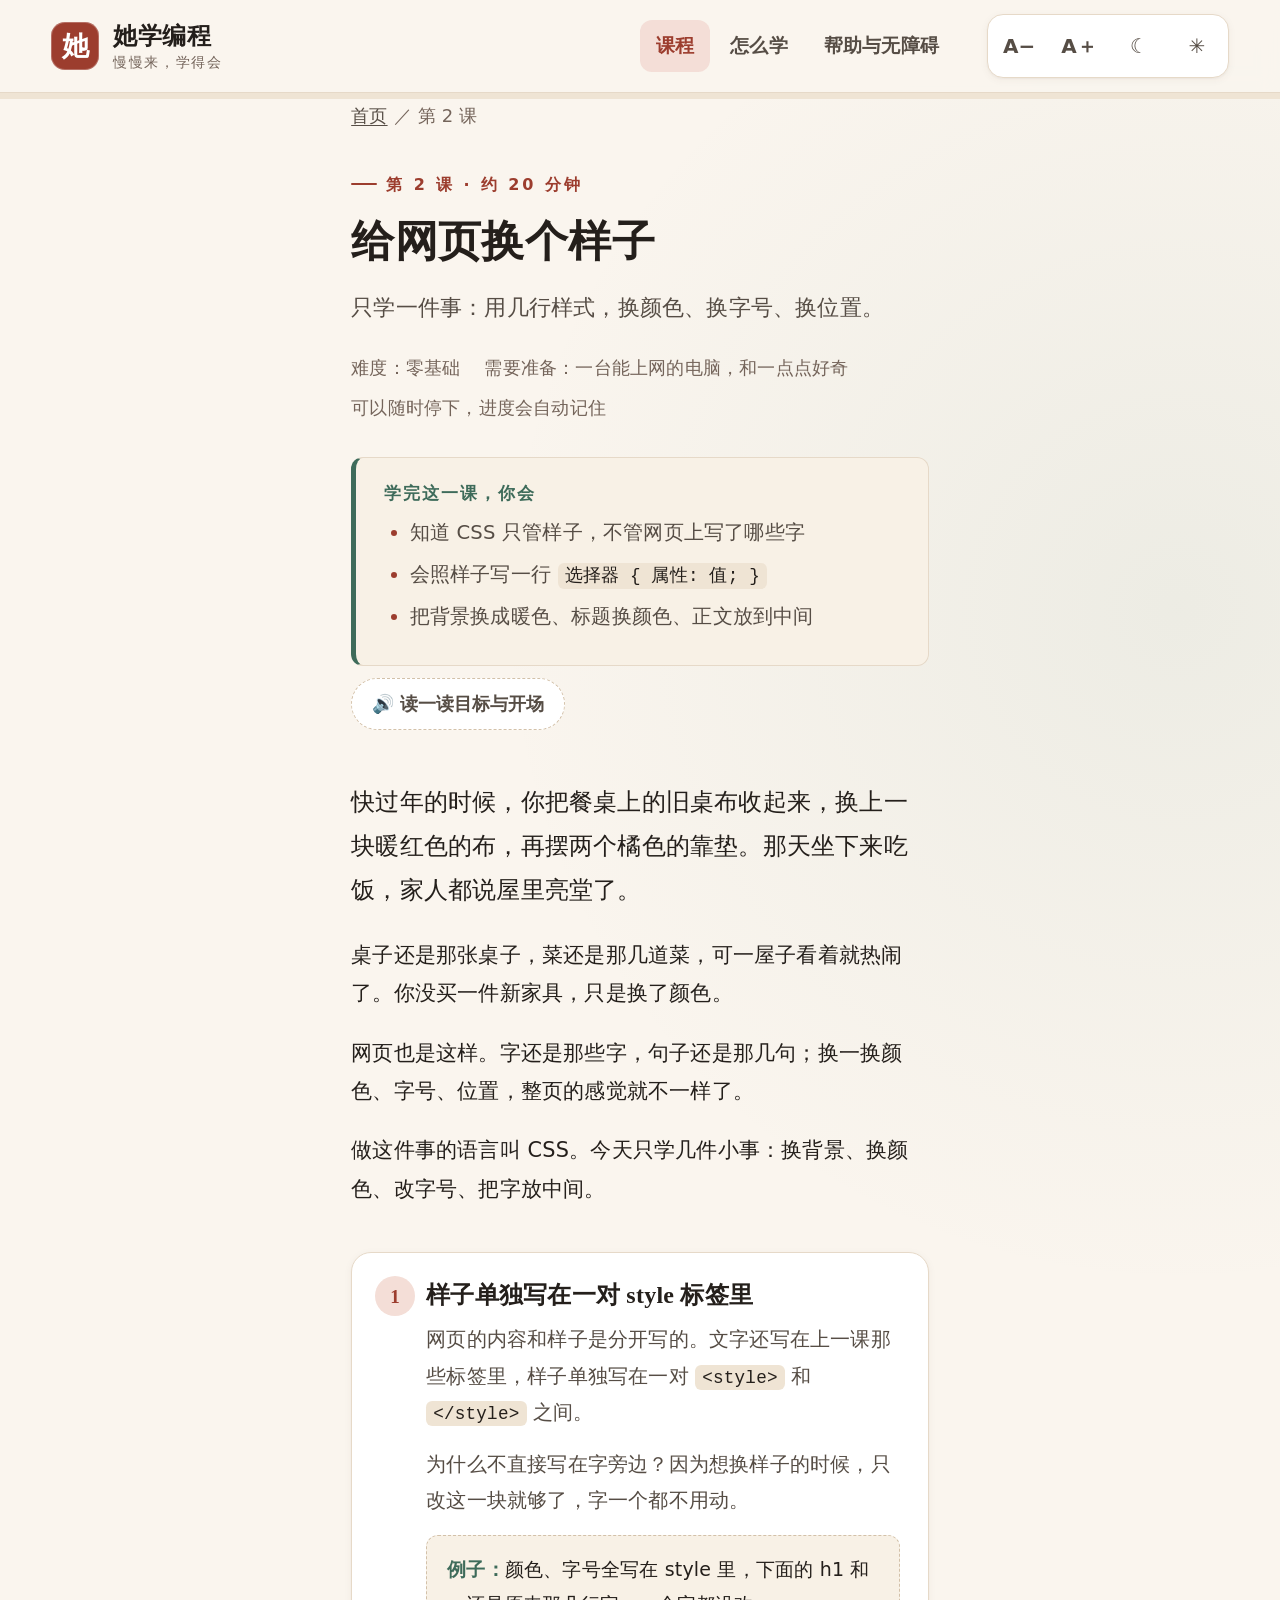
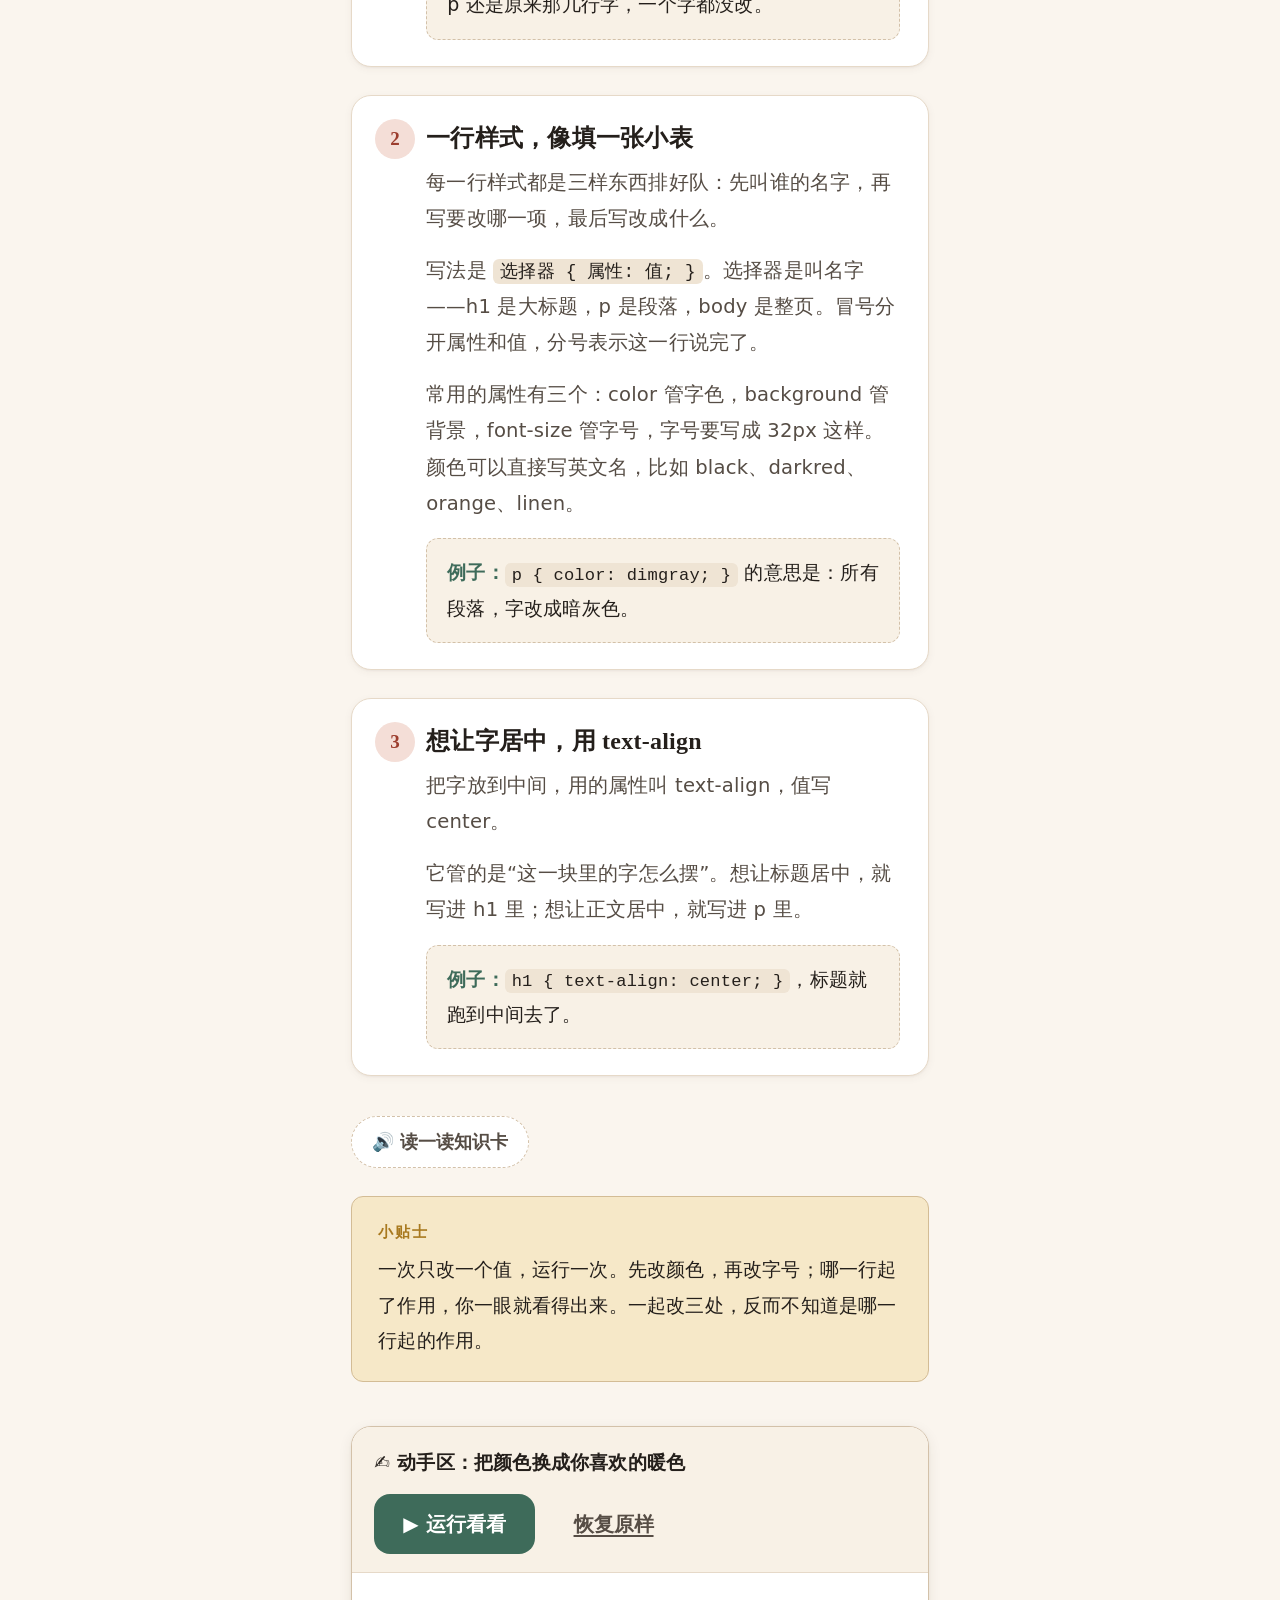
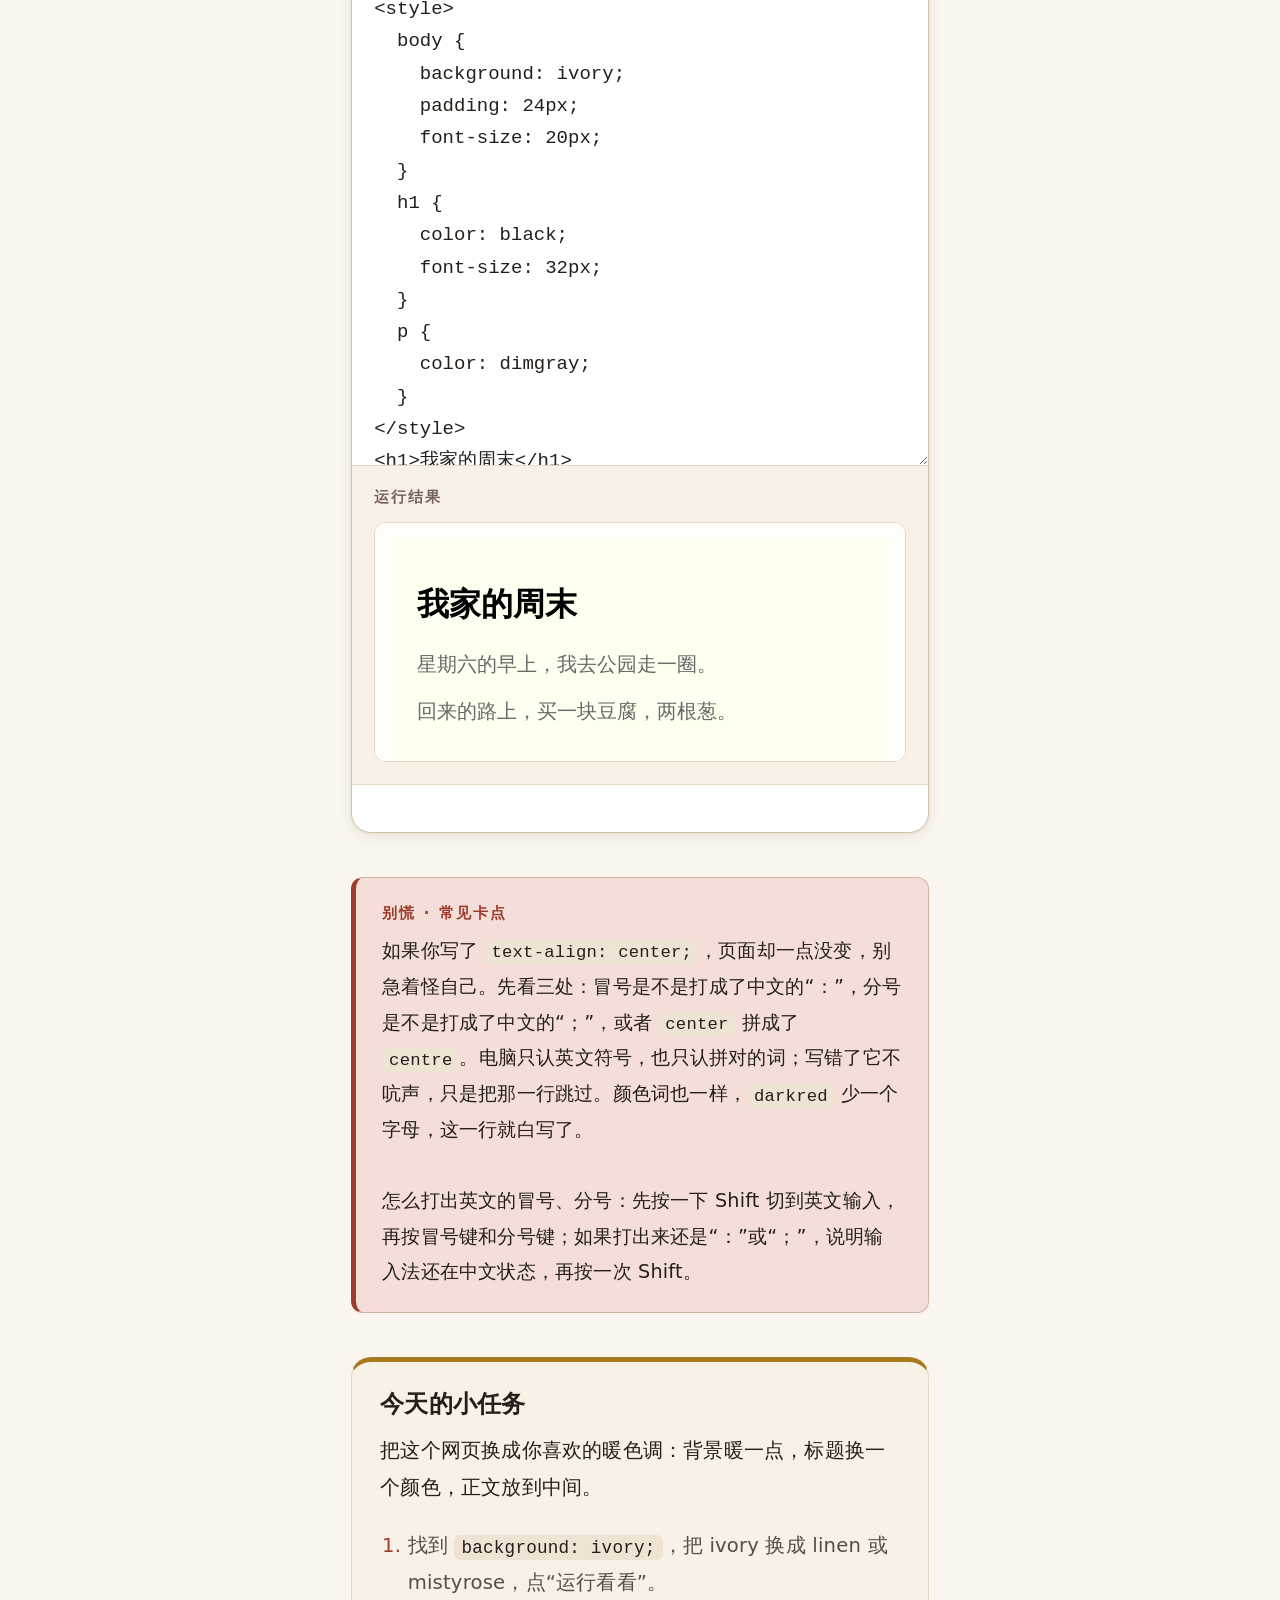
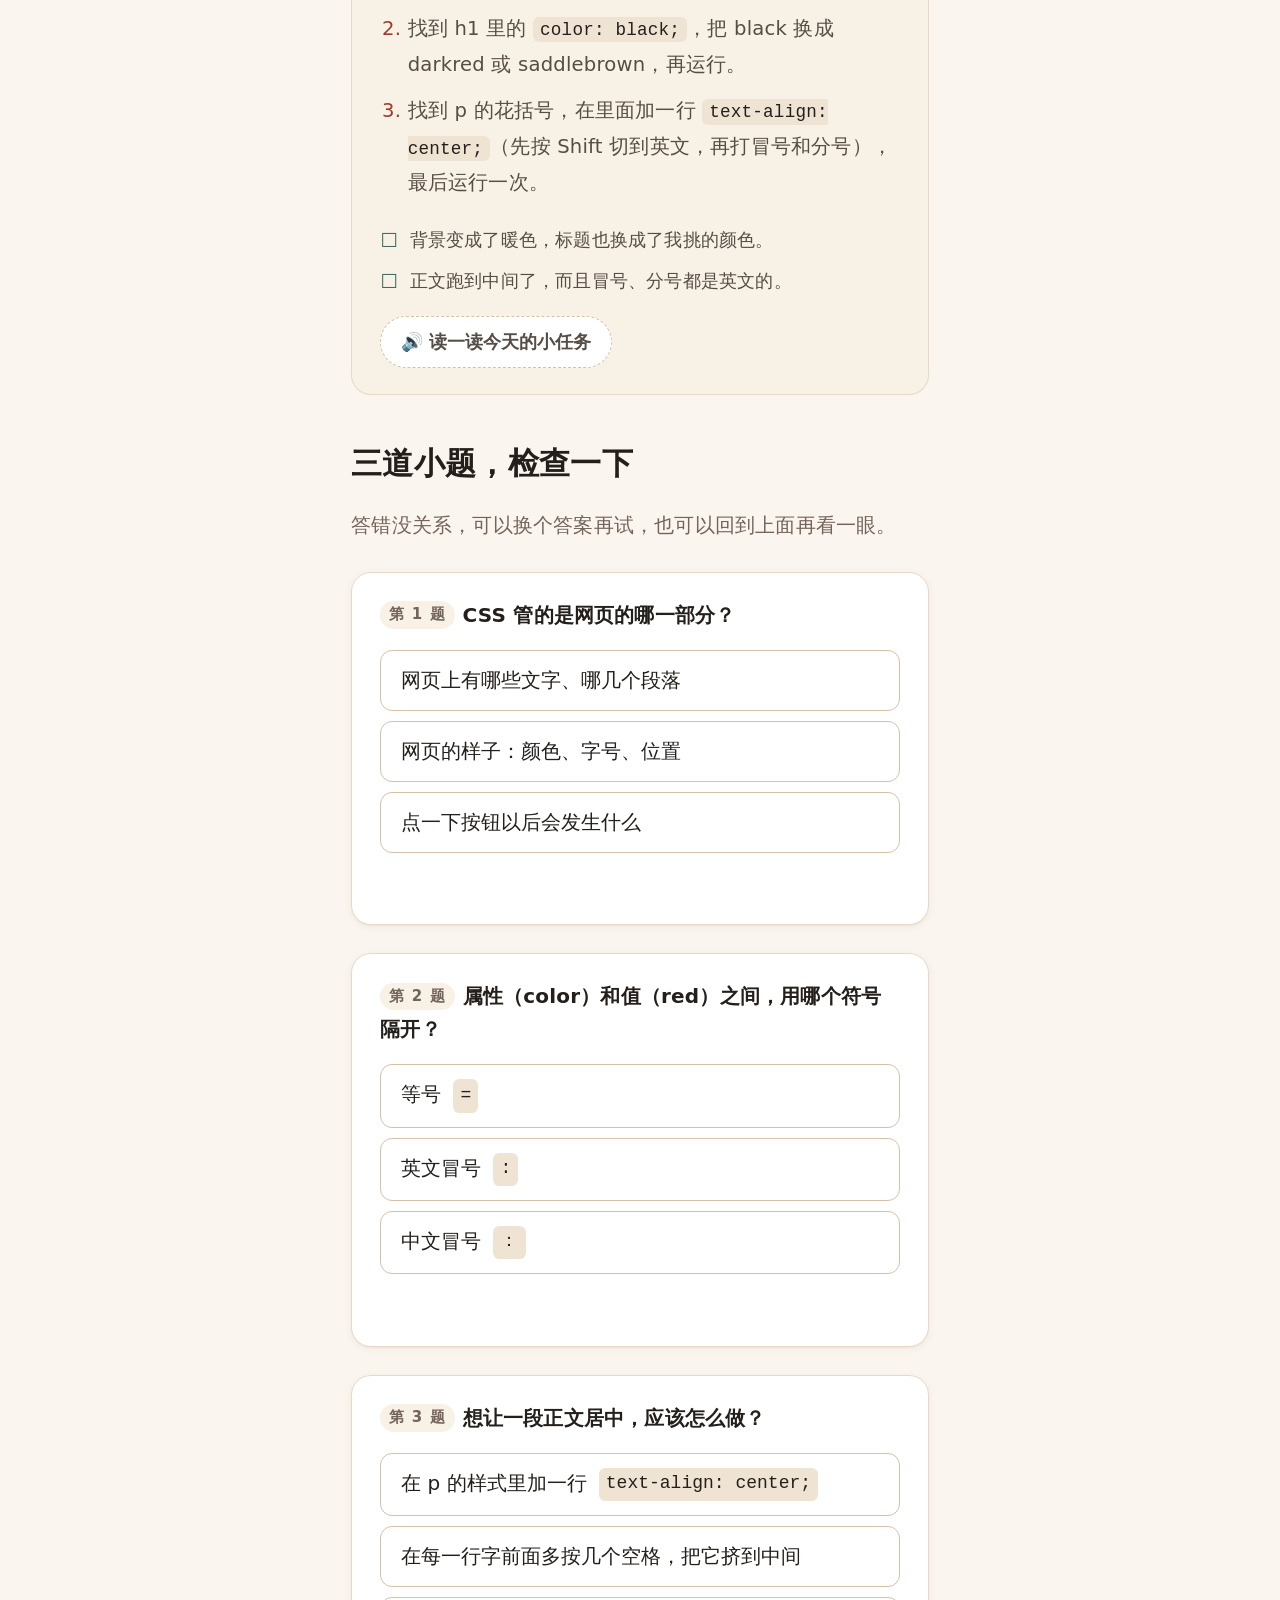
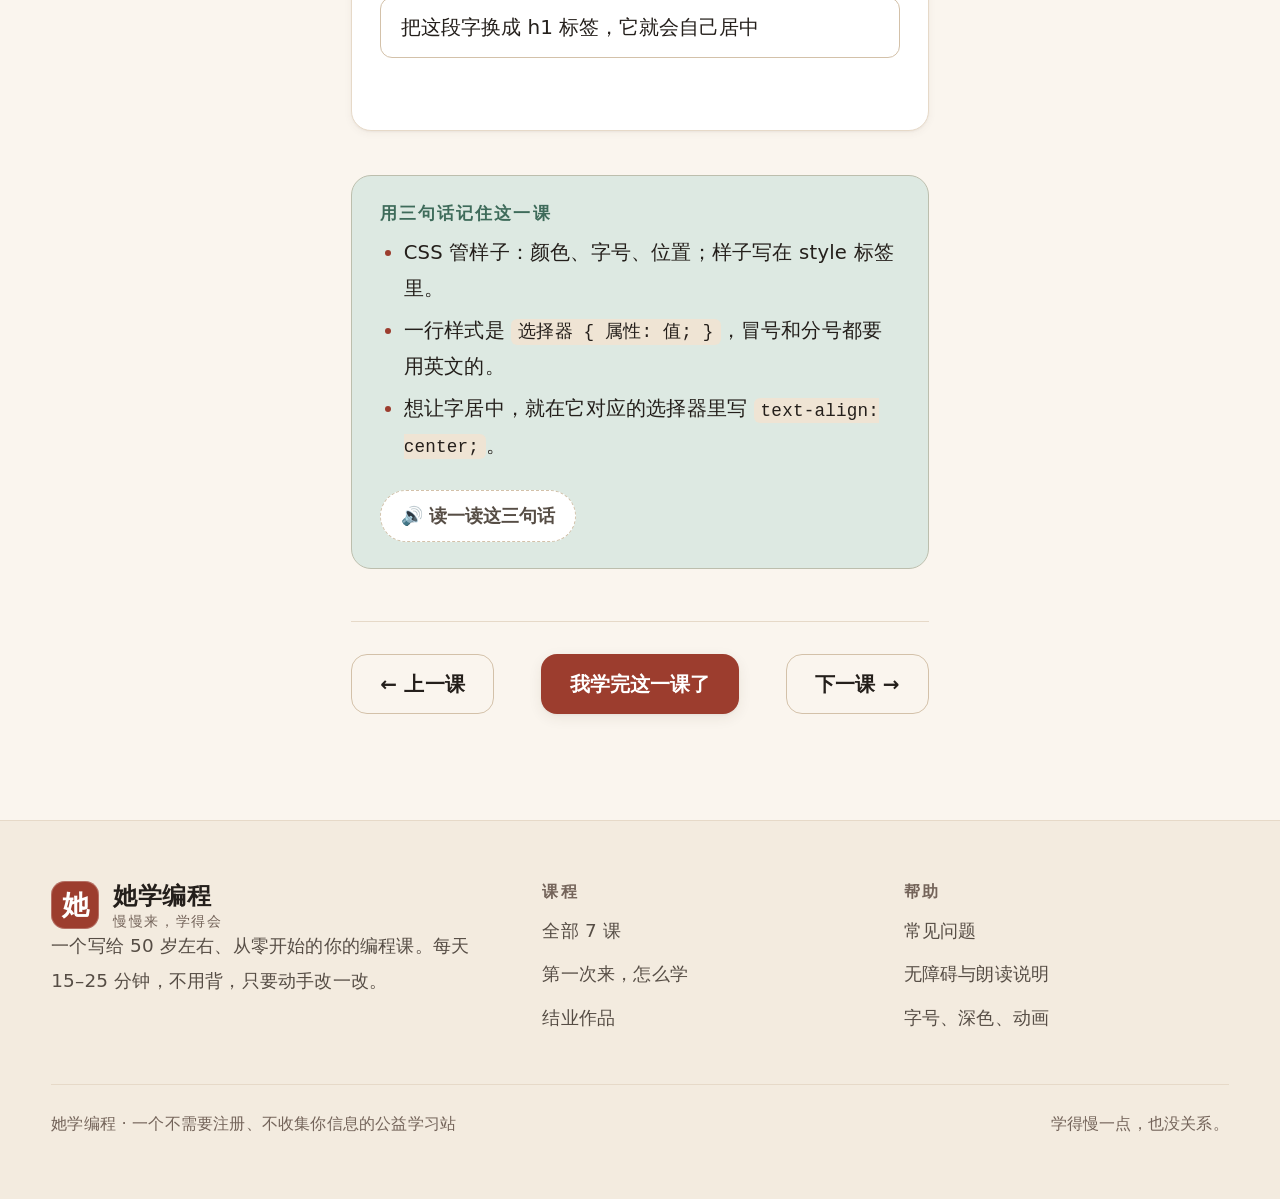
<file: lessons/lesson-2.html>
<!DOCTYPE html>
<html lang="zh-CN">
<head>
  <meta charset="UTF-8">
  <meta name="viewport" content="width=device-width, initial-scale=1">
  <title>第 2 课 · 给网页换个样子｜她学编程</title>
  <meta name="description" content="用 CSS 给网页换样子：背景换暖色、标题换颜色、正文放到中间，顺手认识选择器、属性、值，以及冒号和分号的用法。">
  <meta property="og:type" content="website">
  <meta property="og:site_name" content="她学编程">
  <meta property="og:locale" content="zh_CN">
  <meta property="og:title" content="第 2 课 · 给网页换个样子｜她学编程">
  <meta property="og:description" content="用 CSS 给网页换样子：背景换暖色、标题换颜色、正文放到中间，顺手认识选择器、属性、值，以及冒号和分号的用法。">
  <meta property="og:url" content="https://jarrettchen888.github.io/ta-xue-biancheng/lessons/lesson-2.html">
  <meta property="og:image" content="https://jarrettchen888.github.io/ta-xue-biancheng/assets/og-image.png">
  <meta property="og:image:width" content="1200">
  <meta property="og:image:height" content="630">
  <meta name="twitter:card" content="summary_large_image">
  <meta name="theme-color" content="#faf5ee">
  <link rel="icon" type="image/svg+xml" href="../assets/favicon.svg">
  <link rel="stylesheet" href="../assets/styles.css">
  <script>
    /* 在页面画出之前先应用阅读设置，避免闪一下 */
    (function () {
      try {
        var s = JSON.parse(localStorage.getItem("hx.settings") || "{}");
        var root = document.documentElement;
        var sizes = [18, 20, 22, 25];
        root.style.fontSize = (sizes[s.font] || 20) + "px";
        root.setAttribute("data-theme", s.theme || (window.matchMedia && matchMedia("(prefers-color-scheme: dark)").matches ? "dark" : "light"));
        if (s.motion) root.setAttribute("data-motion", s.motion);
      } catch (e) {}
    })();
  </script>
</head>
<body class="lesson-page" data-lesson="2">
  <a class="skip-link" href="#main">跳到正文</a>

  <header class="site-header">
    <div class="wrap header-inner">
      <a class="brand" href="../index.html">
        <span class="brand-mark" aria-hidden="true">她</span>
        <span class="brand-text">她学编程<em>慢慢来，学得会</em></span>
      </a>
      <nav class="site-nav" aria-label="主导航">
        <a href="../index.html#course" aria-current="page">课程</a>
        <a href="../start.html">怎么学</a>
        <a href="../help.html">帮助与无障碍</a>
      </nav>
      <div class="ctrl-group" role="group" aria-label="阅读设置">
        <button class="ctrl" type="button" data-font="down" aria-label="A− 缩小字号" title="缩小字号">A−</button>
        <button class="ctrl" type="button" data-font="up" aria-label="A＋ 放大字号" title="放大字号">A＋</button>
        <button class="ctrl" type="button" data-theme-toggle aria-label="☾ 切换深色模式" aria-pressed="false" title="深色模式">☾</button>
        <button class="ctrl" type="button" data-motion-toggle aria-label="✳ 减少动画效果" aria-pressed="false" title="减少动画">✳</button>
      </div>
    </div>
  </header>

  <div class="course-progress" role="progressbar" aria-label="课程学习进度" aria-valuemin="0" aria-valuemax="7" aria-valuenow="0">
    <span class="course-progress-bar"></span>
  </div>

  <main id="main" class="wrap reading">
    <nav class="crumbs" aria-label="当前位置">
      <a href="../index.html">首页</a> ／ 第 2 课
    </nav>

    <header class="lesson-head">
      <p class="label">第 2 课 · 约 20 分钟</p>
      <h1>给网页换个样子</h1>
      <p class="lede">只学一件事：用几行样式，换颜色、换字号、换位置。</p>
      <ul class="lesson-meta">
        <li>难度：零基础</li>
        <li>需要准备：一台能上网的电脑，和一点点好奇</li>
        <li>可以随时停下，进度会自动记住</li>
      </ul>
      <div class="goal-box" id="lesson-goal">
        <h2>学完这一课，你会</h2>
        <ul>
          <li>知道 CSS 只管样子，不管网页上写了哪些字</li>
          <li>会照样子写一行 <code>选择器 { 属性: 值; }</code></li>
          <li>把背景换成暖色、标题换颜色、正文放到中间</li>
        </ul>
      </div>
      <button class="btn-speak" type="button" data-speak="lesson-goal,lesson-intro">🔊 读一读目标与开场</button>
    </header>

    <section class="story" id="lesson-intro">
      <p class="story-open">快过年的时候，你把餐桌上的旧桌布收起来，换上一块暖红色的布，再摆两个橘色的靠垫。那天坐下来吃饭，家人都说屋里亮堂了。</p>
      <p>桌子还是那张桌子，菜还是那几道菜，可一屋子看着就热闹了。你没买一件新家具，只是换了颜色。</p>
      <p>网页也是这样。字还是那些字，句子还是那几句；换一换颜色、字号、位置，整页的感觉就不一样了。</p>
      <p>做这件事的语言叫 CSS。今天只学几件小事：换背景、换颜色、改字号、把字放中间。</p>
    </section>

    <section class="concepts" id="lesson-concepts" aria-label="这一课的知识点">
      <article class="concept">
        <span class="concept-num" aria-hidden="true">1</span>
        <h3>样子单独写在一对 style 标签里</h3>
        <p>网页的内容和样子是分开写的。文字还写在上一课那些标签里，样子单独写在一对 <code>&lt;style&gt;</code> 和 <code>&lt;/style&gt;</code> 之间。</p>
        <p>为什么不直接写在字旁边？因为想换样子的时候，只改这一块就够了，字一个都不用动。</p>
        <div class="example"><strong>例子：</strong>颜色、字号全写在 style 里，下面的 h1 和 p 还是原来那几行字，一个字都没改。</div>
      </article>

      <article class="concept">
        <span class="concept-num" aria-hidden="true">2</span>
        <h3>一行样式，像填一张小表</h3>
        <p>每一行样式都是三样东西排好队：先叫谁的名字，再写要改哪一项，最后写改成什么。</p>
        <p>写法是 <code>选择器 { 属性: 值; }</code>。选择器是叫名字——h1 是大标题，p 是段落，body 是整页。冒号分开属性和值，分号表示这一行说完了。</p>
        <p>常用的属性有三个：color 管字色，background 管背景，font-size 管字号，字号要写成 32px 这样。颜色可以直接写英文名，比如 black、darkred、orange、linen。</p>
        <div class="example"><strong>例子：</strong><code>p { color: dimgray; }</code> 的意思是：所有段落，字改成暗灰色。</div>
      </article>

      <article class="concept">
        <span class="concept-num" aria-hidden="true">3</span>
        <h3>想让字居中，用 text-align</h3>
        <p>把字放到中间，用的属性叫 text-align，值写 center。</p>
        <p>它管的是“这一块里的字怎么摆”。想让标题居中，就写进 h1 里；想让正文居中，就写进 p 里。</p>
        <div class="example"><strong>例子：</strong><code>h1 { text-align: center; }</code>，标题就跑到中间去了。</div>
      </article>
    
      <button class="btn-speak" type="button" data-speak="lesson-concepts">🔊 读一读知识卡</button>
    </section>

    <aside class="tip" aria-label="小提示">一次只改一个值，运行一次。先改颜色，再改字号；哪一行起了作用，你一眼就看得出来。一起改三处，反而不知道是哪一行起的作用。</aside>

    <section class="playground" data-playground="html" aria-label="动手试一试">
      <div class="pg-head">
        <p class="pg-title">✍️ 动手区：把颜色换成你喜欢的暖色</p>
        <div class="pg-actions">
          <button class="btn btn-run" type="button" data-run>▶ 运行看看</button>
          <button class="btn btn-quiet" type="button" data-reset>恢复原样</button>
        </div>
      </div>
      <label class="sr-only" for="pg-1">代码编辑区</label>
      <textarea class="pg-editor" id="pg-1" spellcheck="false" rows="14"><style>
  body {
    background: ivory;
    padding: 24px;
    font-size: 20px;
  }
  h1 {
    color: black;
    font-size: 32px;
  }
  p {
    color: dimgray;
  }
</style>
<h1>我家的周末</h1>
<p>星期六的早上，我去公园走一圈。</p>
<p>回来的路上，买一块豆腐，两根葱。</p></textarea>
      <div class="pg-output">
        <p class="pg-output-label">运行结果</p>
        <iframe class="pg-frame" title="运行结果预览" sandbox="allow-scripts"></iframe>
        <pre class="pg-console" hidden></pre>
      </div>
      <p class="pg-status" role="status"></p>
    </section>

    <aside class="mistake" role="note">
      如果你写了 <code>text-align: center;</code>，页面却一点没变，别急着怪自己。先看三处：冒号是不是打成了中文的“：”，分号是不是打成了中文的“；”，或者 <code>center</code> 拼成了 <code>centre</code>。电脑只认英文符号，也只认拼对的词；写错了它不吭声，只是把那一行跳过。颜色词也一样，<code>darkred</code> 少一个字母，这一行就白写了。<br><br>怎么打出英文的冒号、分号：先按一下 Shift 切到英文输入，再按冒号键和分号键；如果打出来还是“：”或“；”，说明输入法还在中文状态，再按一次 Shift。
    </aside>

    <section class="task" id="lesson-task" aria-label="小任务">
      <h3>今天的小任务</h3>
      <p>把这个网页换成你喜欢的暖色调：背景暖一点，标题换一个颜色，正文放到中间。</p>
      <ol>
        <li>找到 <code>background: ivory;</code>，把 ivory 换成 linen 或 mistyrose，点“运行看看”。</li>
        <li>找到 h1 里的 <code>color: black;</code>，把 black 换成 darkred 或 saddlebrown，再运行。</li>
        <li>找到 p 的花括号，在里面加一行 <code>text-align: center;</code>（先按 Shift 切到英文，再打冒号和分号），最后运行一次。</li>
      </ol>
      <ul class="checklist">
        <li>背景变成了暖色，标题也换成了我挑的颜色。</li>
        <li>正文跑到中间了，而且冒号、分号都是英文的。</li>
      </ul>
    
      <button class="btn-speak" type="button" data-speak="lesson-task">🔊 读一读今天的小任务</button>
    </section>

    <section class="quizzes" aria-label="小测验">
      <h2>三道小题，检查一下</h2>
      <p class="muted">答错没关系，可以换个答案再试，也可以回到上面再看一眼。</p>

      <div class="quiz" data-quiz>
        <p class="quiz-q"><span class="quiz-no">第 1 题</span>CSS 管的是网页的哪一部分？</p>
        <div class="quiz-options">
          <button class="quiz-opt" type="button" data-correct="false">网页上有哪些文字、哪几个段落</button>
          <button class="quiz-opt" type="button" data-correct="true">网页的样子：颜色、字号、位置</button>
          <button class="quiz-opt" type="button" data-correct="false">点一下按钮以后会发生什么</button>
        </div>
        <p class="quiz-feedback" role="status" data-ok="内容是字，样子是装修。CSS 管装修，不管字。" data-no="想一想过年换桌布那次：桌子没变、菜没变，变的是什么？"></p>
      </div>

      <div class="quiz" data-quiz>
        <p class="quiz-q"><span class="quiz-no">第 2 题</span>属性（color）和值（red）之间，用哪个符号隔开？</p>
        <div class="quiz-options">
          <button class="quiz-opt" type="button" data-correct="false">等号 <code>=</code></button>
          <button class="quiz-opt" type="button" data-correct="true">英文冒号 <code>:</code></button>
          <button class="quiz-opt" type="button" data-correct="false">中文冒号 <code>：</code></button>
        </div>
        <p class="quiz-feedback" role="status" data-ok="冒号分开“改哪一项”和“改成什么”，分号表示这一行说完了。" data-no="回到动手区看一行现成的样式，找到 color 后面那个小符号，看看它是哪一种。"></p>
      </div>

      <div class="quiz" data-quiz>
        <p class="quiz-q"><span class="quiz-no">第 3 题</span>想让一段正文居中，应该怎么做？</p>
        <div class="quiz-options">
          <button class="quiz-opt" type="button" data-correct="true">在 p 的样式里加一行 <code>text-align: center;</code></button>
          <button class="quiz-opt" type="button" data-correct="false">在每一行字前面多按几个空格，把它挤到中间</button>
          <button class="quiz-opt" type="button" data-correct="false">把这段字换成 h1 标签，它就会自己居中</button>
        </div>
        <p class="quiz-feedback" role="status" data-ok="居中是“样子”，用 text-align: center 管，写在对应的选择器里。" data-no="按空格是看不见的，h1 也只管变大、不管居中。想一想：位置属于内容还是样子？"></p>
      </div>
    </section>

    <section class="recap" id="lesson-recap" aria-label="这一课的三句话">
      <h3>用三句话记住这一课</h3>
      <ul>
        <li>CSS 管样子：颜色、字号、位置；样子写在 style 标签里。</li>
        <li>一行样式是 <code>选择器 { 属性: 值; }</code>，冒号和分号都要用英文的。</li>
        <li>想让字居中，就在它对应的选择器里写 <code>text-align: center;</code>。</li>
      </ul>
          <button class="btn-speak" type="button" data-speak="lesson-recap">🔊 读一读这三句话</button>
    </section>

    <nav class="lesson-nav" aria-label="课程导航">
      <div class="nav-pair">
        <a class="btn btn-ghost" href="lesson-1.html">← 上一课</a>
      </div>
      <button class="btn btn-primary" type="button" data-complete="2">我学完这一课了</button>
      <div class="nav-pair">
        <a class="btn btn-ghost" href="lesson-3.html">下一课 →</a>
      </div>
    </nav>
  </main>

  <footer class="site-footer">
    <div class="wrap">
      <div class="footer-grid">
        <div class="footer-brand">
          <a class="brand" href="../index.html">
            <span class="brand-mark" aria-hidden="true">她</span>
            <span class="brand-text">她学编程<em>慢慢来，学得会</em></span>
          </a>
          <p>一个写给 50 岁左右、从零开始的你的编程课。每天 15–25 分钟，不用背，只要动手改一改。</p>
        </div>
        <div class="footer-col">
          <h3>课程</h3>
          <ul>
            <li><a href="../index.html#course">全部 7 课</a></li>
            <li><a href="../start.html">第一次来，怎么学</a></li>
            <li><a href="../project.html">结业作品</a></li>
          </ul>
        </div>
        <div class="footer-col">
          <h3>帮助</h3>
          <ul>
            <li><a href="../help.html">常见问题</a></li>
            <li><a href="../help.html#accessibility">无障碍与朗读说明</a></li>
            <li><a href="../help.html#settings">字号、深色、动画</a></li>
          </ul>
        </div>
      </div>
      <div class="footer-bottom">
        <span>她学编程 · 一个不需要注册、不收集你信息的公益学习站</span>
        <span>学得慢一点，也没关系。</span>
      </div>
    </div>
  </footer>

  <script src="../assets/app.js" defer></script>
</body>
</html>
</file>
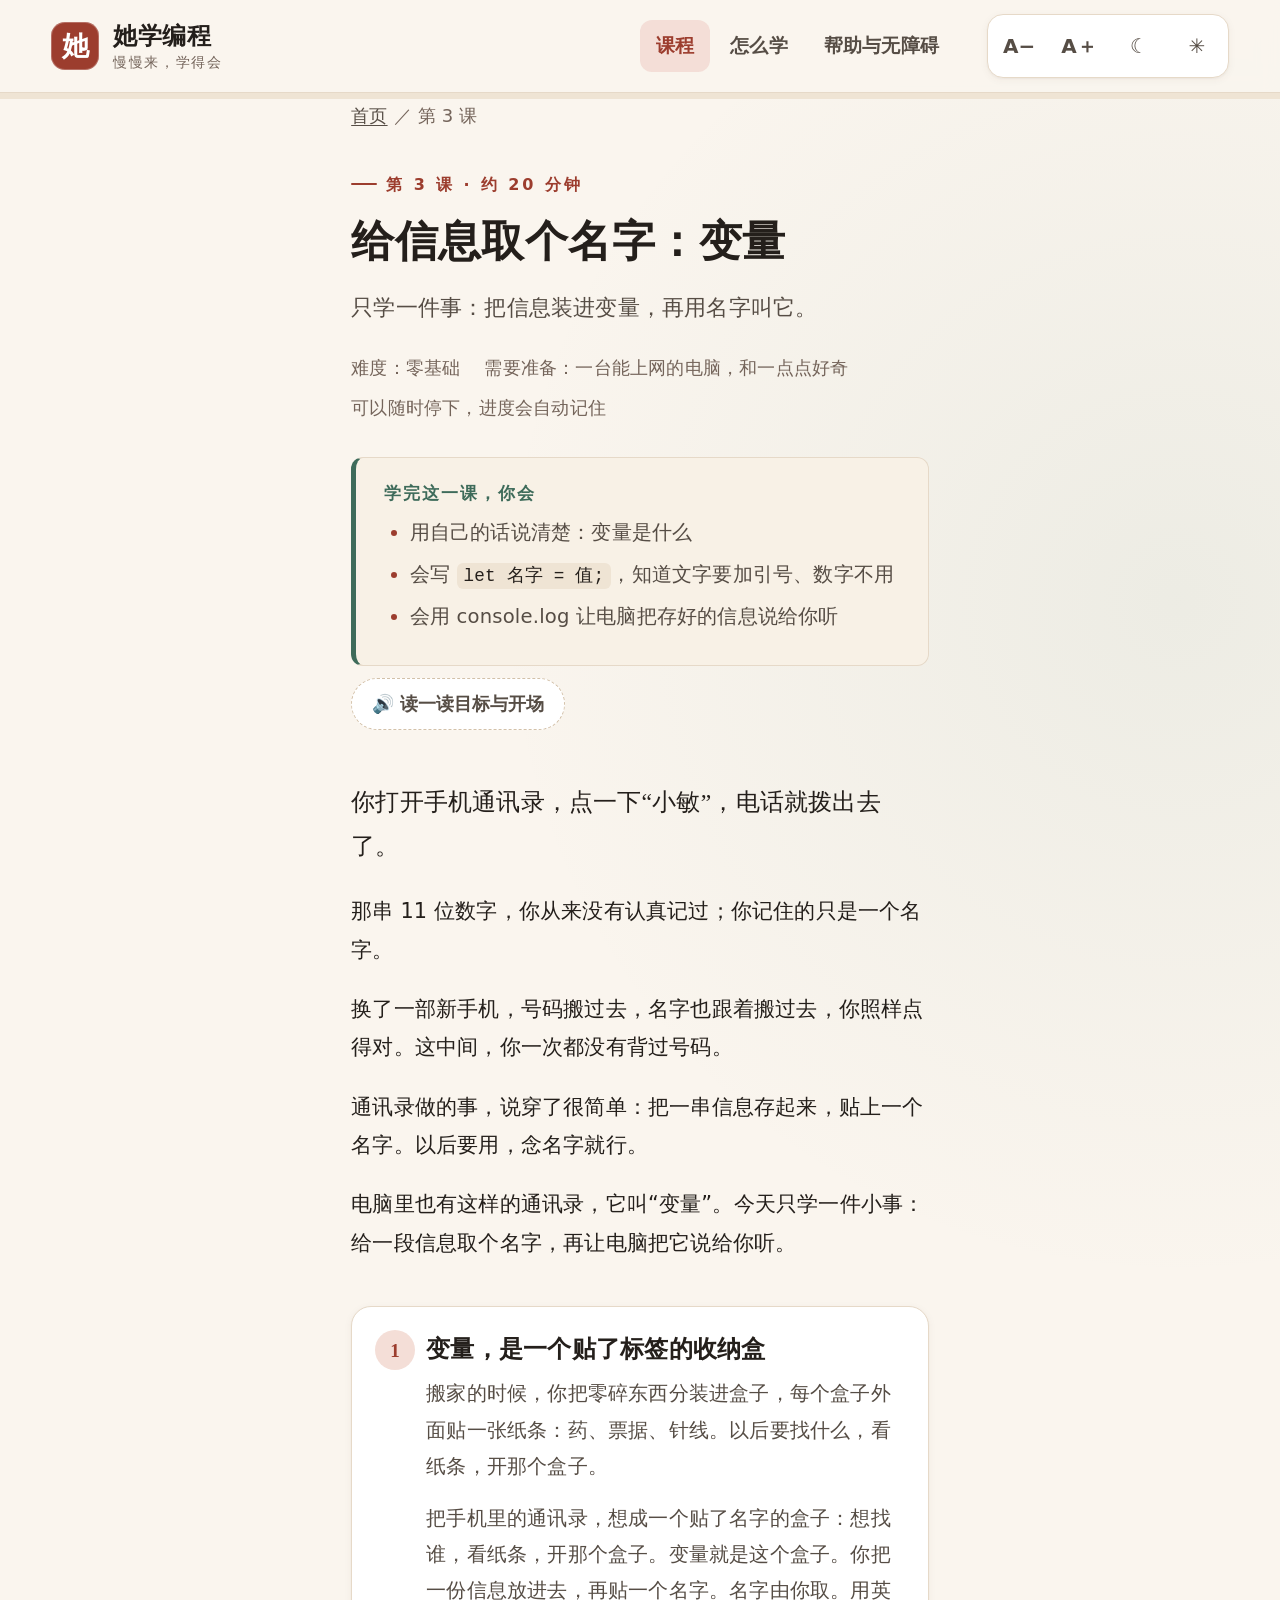
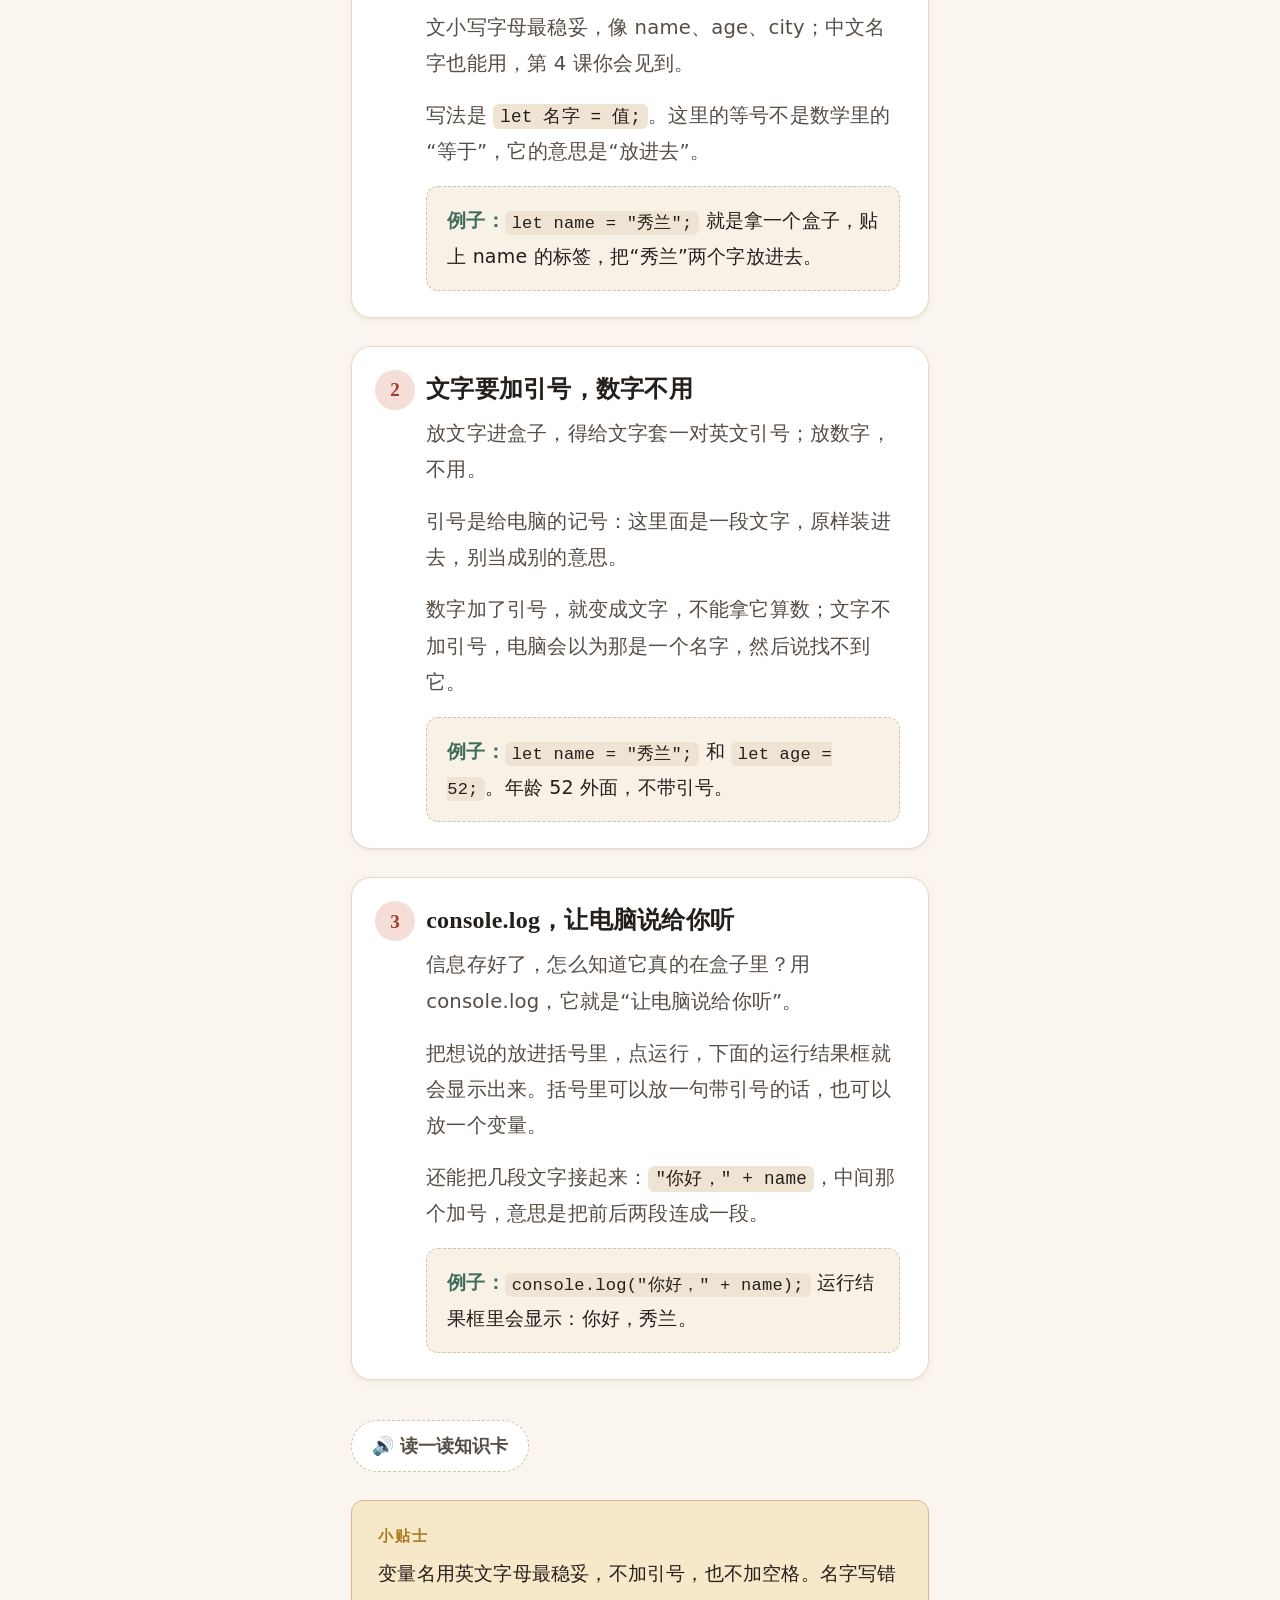
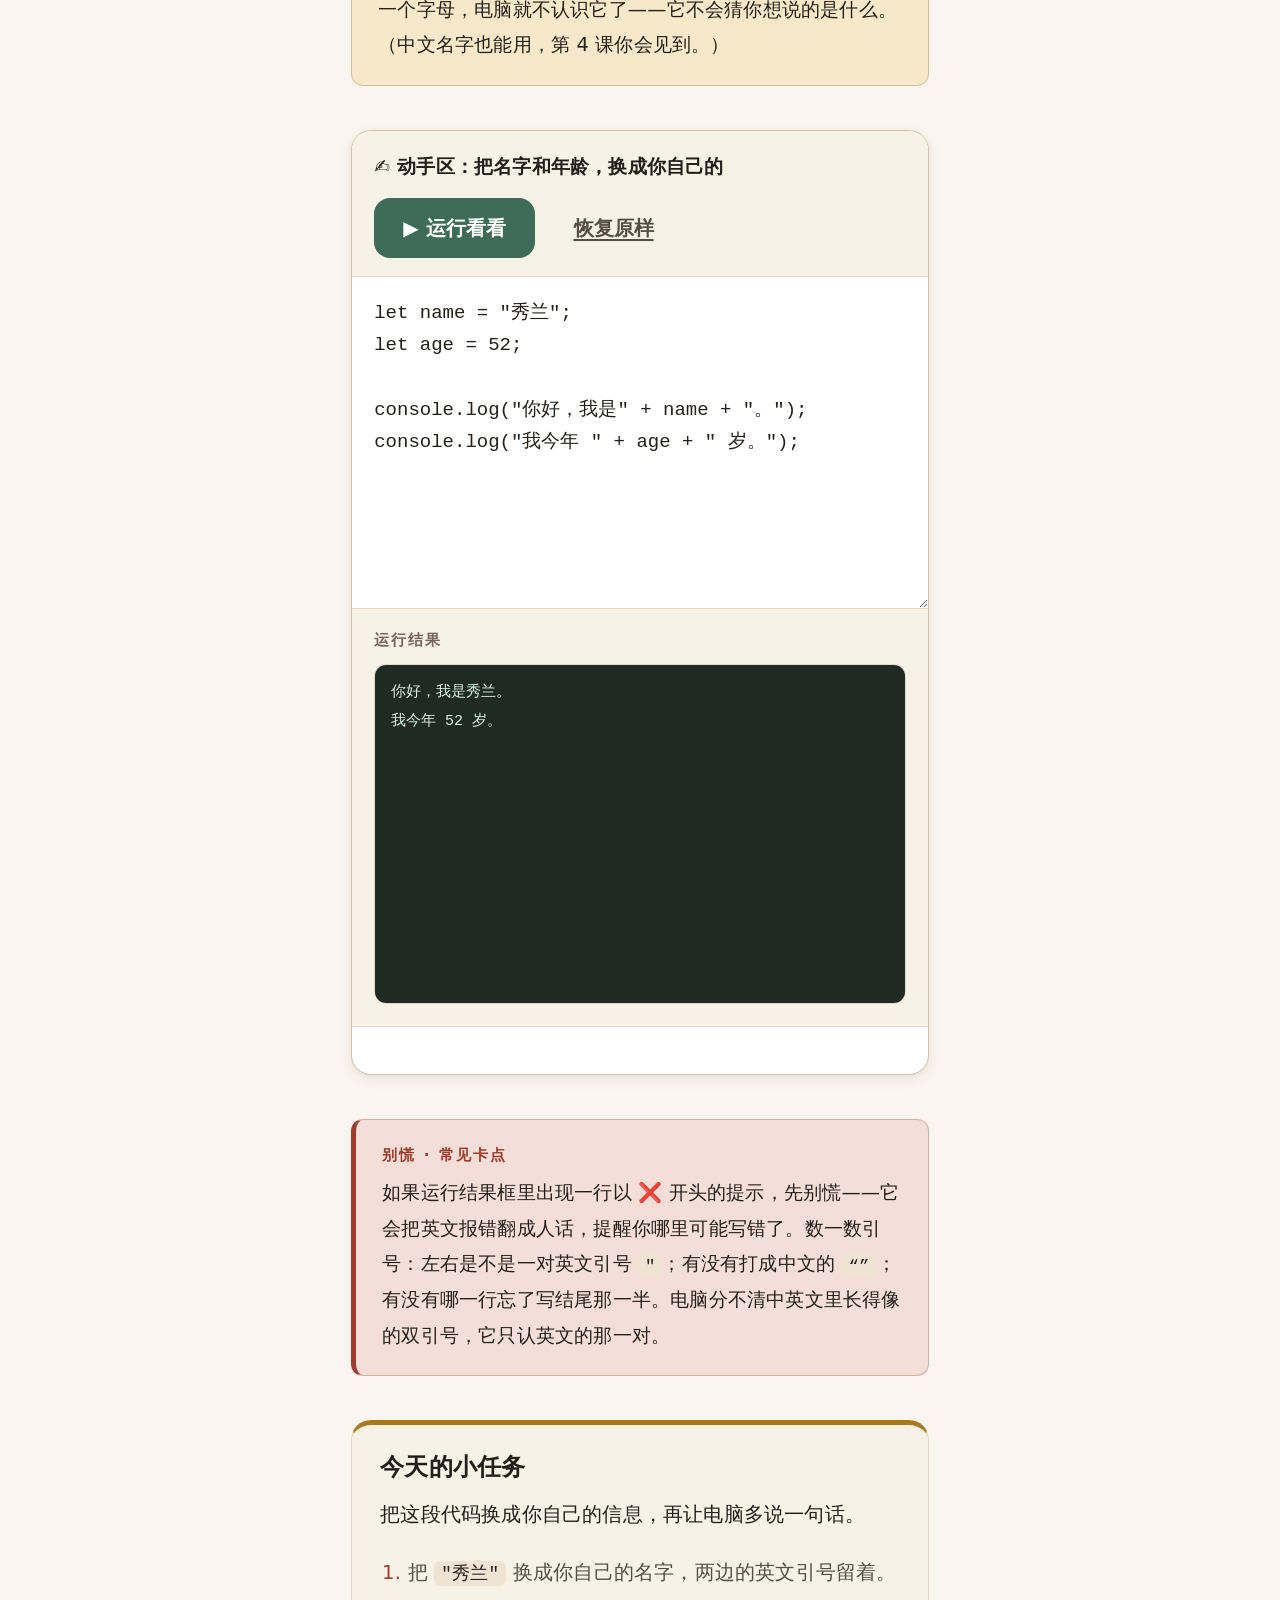
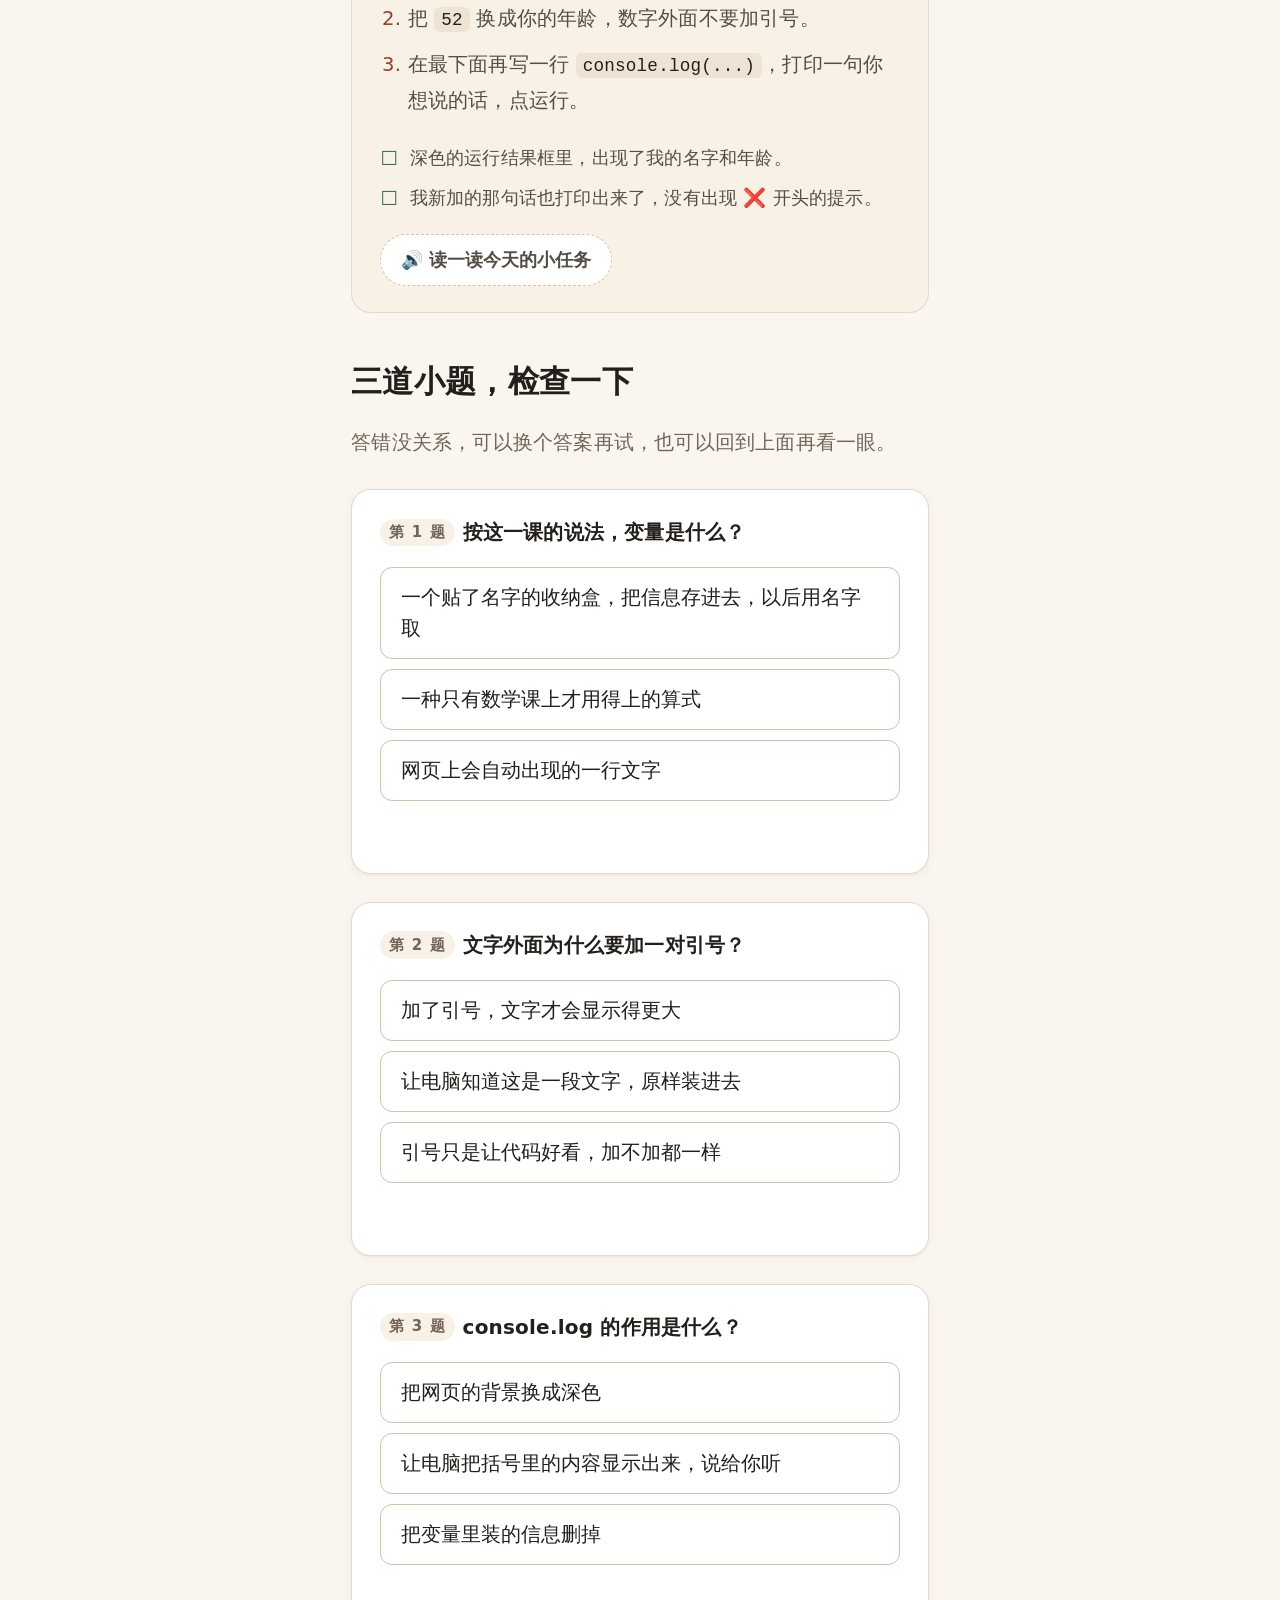
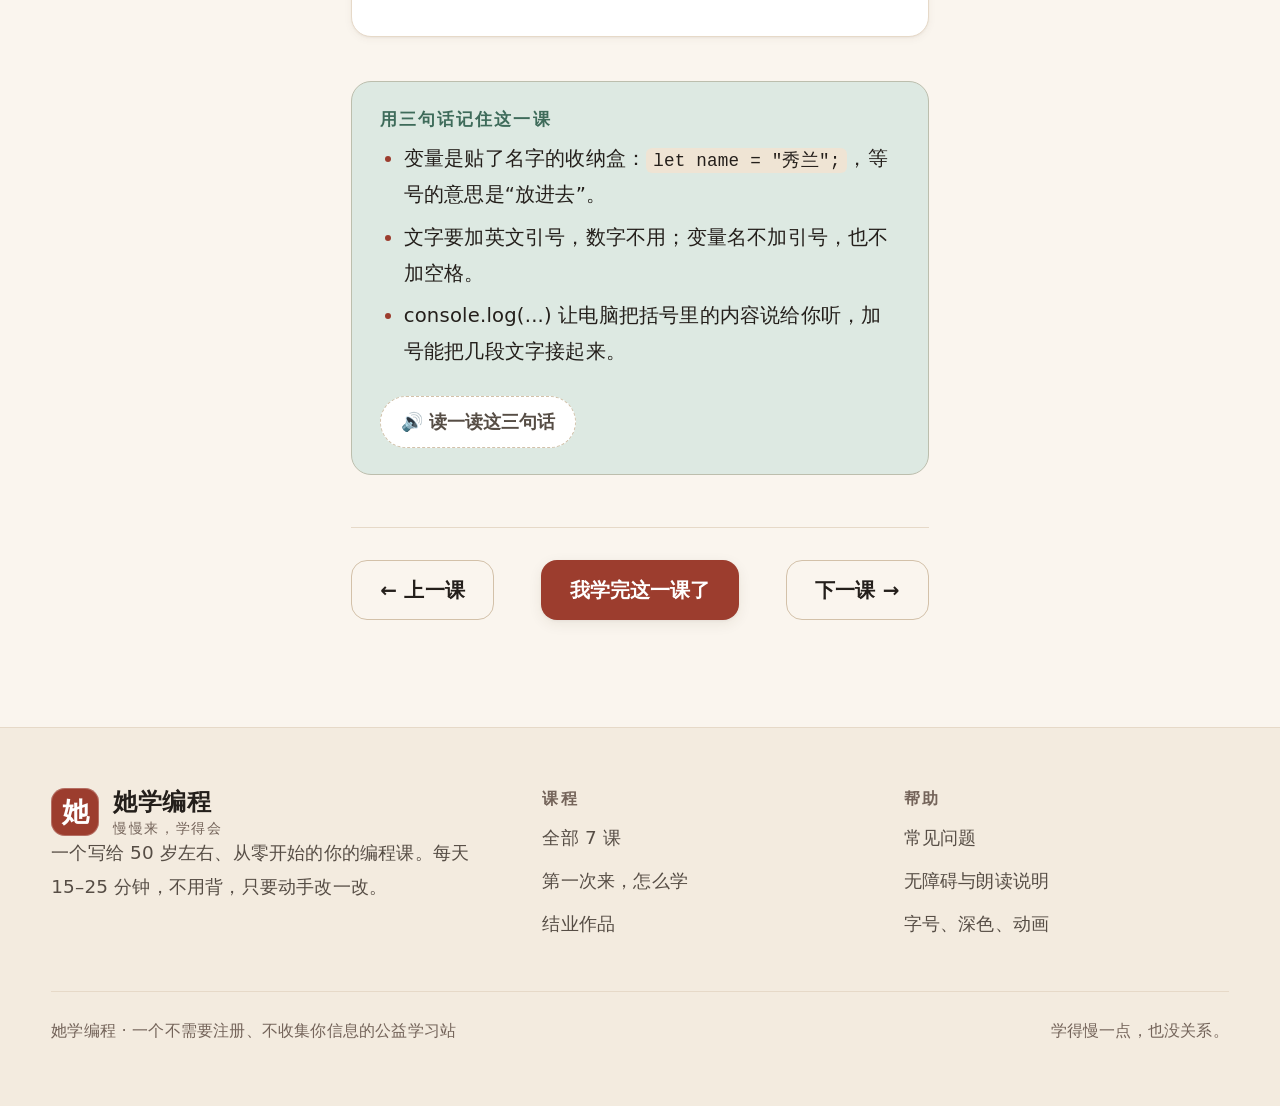
<file: lessons/lesson-3.html>
<!DOCTYPE html>
<html lang="zh-CN">
<head>
  <meta charset="UTF-8">
  <meta name="viewport" content="width=device-width, initial-scale=1">
  <title>第 3 课 · 给信息取个名字：变量｜她学编程</title>
  <meta name="description" content="用变量给姓名和年龄取个名字存起来，让电脑把存好的信息说给你听，再弄清英文引号的用法。">
  <meta property="og:type" content="website">
  <meta property="og:site_name" content="她学编程">
  <meta property="og:locale" content="zh_CN">
  <meta property="og:title" content="第 3 课 · 给信息取个名字：变量｜她学编程">
  <meta property="og:description" content="用变量给姓名和年龄取个名字存起来，让电脑把存好的信息说给你听，再弄清英文引号的用法。">
  <meta property="og:url" content="https://jarrettchen888.github.io/ta-xue-biancheng/lessons/lesson-3.html">
  <meta property="og:image" content="https://jarrettchen888.github.io/ta-xue-biancheng/assets/og-image.png">
  <meta property="og:image:width" content="1200">
  <meta property="og:image:height" content="630">
  <meta name="twitter:card" content="summary_large_image">
  <meta name="theme-color" content="#faf5ee">
  <link rel="icon" type="image/svg+xml" href="../assets/favicon.svg">
  <link rel="stylesheet" href="../assets/styles.css">
  <script>
    /* 在页面画出之前先应用阅读设置，避免闪一下 */
    (function () {
      try {
        var s = JSON.parse(localStorage.getItem("hx.settings") || "{}");
        var root = document.documentElement;
        var sizes = [18, 20, 22, 25];
        root.style.fontSize = (sizes[s.font] || 20) + "px";
        root.setAttribute("data-theme", s.theme || (window.matchMedia && matchMedia("(prefers-color-scheme: dark)").matches ? "dark" : "light"));
        if (s.motion) root.setAttribute("data-motion", s.motion);
      } catch (e) {}
    })();
  </script>
</head>
<body class="lesson-page" data-lesson="3">
  <a class="skip-link" href="#main">跳到正文</a>

  <header class="site-header">
    <div class="wrap header-inner">
      <a class="brand" href="../index.html">
        <span class="brand-mark" aria-hidden="true">她</span>
        <span class="brand-text">她学编程<em>慢慢来，学得会</em></span>
      </a>
      <nav class="site-nav" aria-label="主导航">
        <a href="../index.html#course" aria-current="page">课程</a>
        <a href="../start.html">怎么学</a>
        <a href="../help.html">帮助与无障碍</a>
      </nav>
      <div class="ctrl-group" role="group" aria-label="阅读设置">
        <button class="ctrl" type="button" data-font="down" aria-label="A− 缩小字号" title="缩小字号">A−</button>
        <button class="ctrl" type="button" data-font="up" aria-label="A＋ 放大字号" title="放大字号">A＋</button>
        <button class="ctrl" type="button" data-theme-toggle aria-label="☾ 切换深色模式" aria-pressed="false" title="深色模式">☾</button>
        <button class="ctrl" type="button" data-motion-toggle aria-label="✳ 减少动画效果" aria-pressed="false" title="减少动画">✳</button>
      </div>
    </div>
  </header>

  <div class="course-progress" role="progressbar" aria-label="课程学习进度" aria-valuemin="0" aria-valuemax="7" aria-valuenow="0">
    <span class="course-progress-bar"></span>
  </div>

  <main id="main" class="wrap reading">
    <nav class="crumbs" aria-label="当前位置">
      <a href="../index.html">首页</a> ／ 第 3 课
    </nav>

    <header class="lesson-head">
      <p class="label">第 3 课 · 约 20 分钟</p>
      <h1>给信息取个名字：变量</h1>
      <p class="lede">只学一件事：把信息装进变量，再用名字叫它。</p>
      <ul class="lesson-meta">
        <li>难度：零基础</li>
        <li>需要准备：一台能上网的电脑，和一点点好奇</li>
        <li>可以随时停下，进度会自动记住</li>
      </ul>
      <div class="goal-box" id="lesson-goal">
        <h2>学完这一课，你会</h2>
        <ul>
          <li>用自己的话说清楚：变量是什么</li>
          <li>会写 <code>let 名字 = 值;</code>，知道文字要加引号、数字不用</li>
          <li>会用 console.log 让电脑把存好的信息说给你听</li>
        </ul>
      </div>
      <button class="btn-speak" type="button" data-speak="lesson-goal,lesson-intro">🔊 读一读目标与开场</button>
    </header>

    <section class="story" id="lesson-intro">
      <p class="story-open">你打开手机通讯录，点一下“小敏”，电话就拨出去了。</p>
      <p>那串 11 位数字，你从来没有认真记过；你记住的只是一个名字。</p>
      <p>换了一部新手机，号码搬过去，名字也跟着搬过去，你照样点得对。这中间，你一次都没有背过号码。</p>
      <p>通讯录做的事，说穿了很简单：把一串信息存起来，贴上一个名字。以后要用，念名字就行。</p>
      <p>电脑里也有这样的通讯录，它叫“变量”。今天只学一件小事：给一段信息取个名字，再让电脑把它说给你听。</p>
    </section>

    <section class="concepts" id="lesson-concepts" aria-label="这一课的知识点">
      <article class="concept">
        <span class="concept-num" aria-hidden="true">1</span>
        <h3>变量，是一个贴了标签的收纳盒</h3>
        <p>搬家的时候，你把零碎东西分装进盒子，每个盒子外面贴一张纸条：药、票据、针线。以后要找什么，看纸条，开那个盒子。</p>
        <p>把手机里的通讯录，想成一个贴了名字的盒子：想找谁，看纸条，开那个盒子。变量就是这个盒子。你把一份信息放进去，再贴一个名字。名字由你取。用英文小写字母最稳妥，像 name、age、city；中文名字也能用，第 4 课你会见到。</p>
        <p>写法是 <code>let 名字 = 值;</code>。这里的等号不是数学里的“等于”，它的意思是“放进去”。</p>
        <div class="example"><strong>例子：</strong><code>let name = "秀兰";</code> 就是拿一个盒子，贴上 name 的标签，把“秀兰”两个字放进去。</div>
      </article>

      <article class="concept">
        <span class="concept-num" aria-hidden="true">2</span>
        <h3>文字要加引号，数字不用</h3>
        <p>放文字进盒子，得给文字套一对英文引号；放数字，不用。</p>
        <p>引号是给电脑的记号：这里面是一段文字，原样装进去，别当成别的意思。</p>
        <p>数字加了引号，就变成文字，不能拿它算数；文字不加引号，电脑会以为那是一个名字，然后说找不到它。</p>
        <div class="example"><strong>例子：</strong><code>let name = "秀兰";</code> 和 <code>let age = 52;</code>。年龄 52 外面，不带引号。</div>
      </article>

      <article class="concept">
        <span class="concept-num" aria-hidden="true">3</span>
        <h3>console.log，让电脑说给你听</h3>
        <p>信息存好了，怎么知道它真的在盒子里？用 console.log，它就是“让电脑说给你听”。</p>
        <p>把想说的放进括号里，点运行，下面的运行结果框就会显示出来。括号里可以放一句带引号的话，也可以放一个变量。</p>
        <p>还能把几段文字接起来：<code>"你好，" + name</code>，中间那个加号，意思是把前后两段连成一段。</p>
        <div class="example"><strong>例子：</strong><code>console.log("你好，" + name);</code> 运行结果框里会显示：你好，秀兰。</div>
      </article>
    
      <button class="btn-speak" type="button" data-speak="lesson-concepts">🔊 读一读知识卡</button>
    </section>

    <aside class="tip" aria-label="小提示">变量名用英文字母最稳妥，不加引号，也不加空格。名字写错一个字母，电脑就不认识它了——它不会猜你想说的是什么。（中文名字也能用，第 4 课你会见到。）</aside>

    <section class="playground" data-playground="js" aria-label="动手试一试">
      <div class="pg-head">
        <p class="pg-title">✍️ 动手区：把名字和年龄，换成你自己的</p>
        <div class="pg-actions">
          <button class="btn btn-run" type="button" data-run>▶ 运行看看</button>
          <button class="btn btn-quiet" type="button" data-reset>恢复原样</button>
        </div>
      </div>
      <label class="sr-only" for="pg-1">代码编辑区</label>
      <textarea class="pg-editor" id="pg-1" spellcheck="false" rows="9">let name = "秀兰";
let age = 52;

console.log("你好，我是" + name + "。");
console.log("我今年 " + age + " 岁。");</textarea>
      <div class="pg-output">
        <p class="pg-output-label">运行结果</p>
        <iframe class="pg-frame" title="运行结果预览" sandbox="allow-scripts"></iframe>
        <pre class="pg-console" hidden></pre>
      </div>
      <p class="pg-status" role="status"></p>
    </section>

    <aside class="mistake" role="note">
      如果运行结果框里出现一行以 ❌ 开头的提示，先别慌——它会把英文报错翻成人话，提醒你哪里可能写错了。数一数引号：左右是不是一对英文引号 <code>"</code>；有没有打成中文的 <code>“”</code>；有没有哪一行忘了写结尾那一半。电脑分不清中英文里长得像的双引号，它只认英文的那一对。
    </aside>

    <section class="task" id="lesson-task" aria-label="小任务">
      <h3>今天的小任务</h3>
      <p>把这段代码换成你自己的信息，再让电脑多说一句话。</p>
      <ol>
        <li>把 <code>"秀兰"</code> 换成你自己的名字，两边的英文引号留着。</li>
        <li>把 <code>52</code> 换成你的年龄，数字外面不要加引号。</li>
        <li>在最下面再写一行 <code>console.log(...)</code>，打印一句你想说的话，点运行。</li>
      </ol>
      <ul class="checklist">
        <li>深色的运行结果框里，出现了我的名字和年龄。</li>
        <li>我新加的那句话也打印出来了，没有出现 ❌ 开头的提示。</li>
      </ul>
    
      <button class="btn-speak" type="button" data-speak="lesson-task">🔊 读一读今天的小任务</button>
    </section>

    <section class="quizzes" aria-label="小测验">
      <h2>三道小题，检查一下</h2>
      <p class="muted">答错没关系，可以换个答案再试，也可以回到上面再看一眼。</p>

      <div class="quiz" data-quiz>
        <p class="quiz-q"><span class="quiz-no">第 1 题</span>按这一课的说法，变量是什么？</p>
        <div class="quiz-options">
          <button class="quiz-opt" type="button" data-correct="true">一个贴了名字的收纳盒，把信息存进去，以后用名字取</button>
          <button class="quiz-opt" type="button" data-correct="false">一种只有数学课上才用得上的算式</button>
          <button class="quiz-opt" type="button" data-correct="false">网页上会自动出现的一行文字</button>
        </div>
        <p class="quiz-feedback" role="status" data-ok="盒子装信息，标签是名字。名字由你取，取完就一直用它。" data-no="想一想手机通讯录：它替你存住了什么，又替你记住了什么？"></p>
      </div>

      <div class="quiz" data-quiz>
        <p class="quiz-q"><span class="quiz-no">第 2 题</span>文字外面为什么要加一对引号？</p>
        <div class="quiz-options">
          <button class="quiz-opt" type="button" data-correct="false">加了引号，文字才会显示得更大</button>
          <button class="quiz-opt" type="button" data-correct="true">让电脑知道这是一段文字，原样装进去</button>
          <button class="quiz-opt" type="button" data-correct="false">引号只是让代码好看，加不加都一样</button>
        </div>
        <p class="quiz-feedback" role="status" data-ok="引号是给电脑的记号。文字是文字，名字是名字，电脑靠它分清楚。" data-no="想一想盒子外面那张纸条：纸条上的字，和要装进盒子的东西，怎么才能不混为一谈？"></p>
      </div>

      <div class="quiz" data-quiz>
        <p class="quiz-q"><span class="quiz-no">第 3 题</span>console.log 的作用是什么？</p>
        <div class="quiz-options">
          <button class="quiz-opt" type="button" data-correct="false">把网页的背景换成深色</button>
          <button class="quiz-opt" type="button" data-correct="true">让电脑把括号里的内容显示出来，说给你听</button>
          <button class="quiz-opt" type="button" data-correct="false">把变量里装的信息删掉</button>
        </div>
        <p class="quiz-feedback" role="status" data-ok="console.log 就是让电脑开口。括号里放什么，它就说什么。" data-no="回想动手区：你点运行以后，深色框里多出来的那几行字，是谁说给你听的？"></p>
      </div>
    </section>

    <section class="recap" id="lesson-recap" aria-label="这一课的三句话">
      <h3>用三句话记住这一课</h3>
      <ul>
        <li>变量是贴了名字的收纳盒：<code>let name = "秀兰";</code>，等号的意思是“放进去”。</li>
        <li>文字要加英文引号，数字不用；变量名不加引号，也不加空格。</li>
        <li>console.log(...) 让电脑把括号里的内容说给你听，加号能把几段文字接起来。</li>
      </ul>
          <button class="btn-speak" type="button" data-speak="lesson-recap">🔊 读一读这三句话</button>
    </section>

    <nav class="lesson-nav" aria-label="课程导航">
      <div class="nav-pair">
        <a class="btn btn-ghost" href="lesson-2.html">← 上一课</a>
      </div>
      <button class="btn btn-primary" type="button" data-complete="3">我学完这一课了</button>
      <div class="nav-pair">
        <a class="btn btn-ghost" href="lesson-4.html">下一课 →</a>
      </div>
    </nav>
  </main>

  <footer class="site-footer">
    <div class="wrap">
      <div class="footer-grid">
        <div class="footer-brand">
          <a class="brand" href="../index.html">
            <span class="brand-mark" aria-hidden="true">她</span>
            <span class="brand-text">她学编程<em>慢慢来，学得会</em></span>
          </a>
          <p>一个写给 50 岁左右、从零开始的你的编程课。每天 15–25 分钟，不用背，只要动手改一改。</p>
        </div>
        <div class="footer-col">
          <h3>课程</h3>
          <ul>
            <li><a href="../index.html#course">全部 7 课</a></li>
            <li><a href="../start.html">第一次来，怎么学</a></li>
            <li><a href="../project.html">结业作品</a></li>
          </ul>
        </div>
        <div class="footer-col">
          <h3>帮助</h3>
          <ul>
            <li><a href="../help.html">常见问题</a></li>
            <li><a href="../help.html#accessibility">无障碍与朗读说明</a></li>
            <li><a href="../help.html#settings">字号、深色、动画</a></li>
          </ul>
        </div>
      </div>
      <div class="footer-bottom">
        <span>她学编程 · 一个不需要注册、不收集你信息的公益学习站</span>
        <span>学得慢一点，也没关系。</span>
      </div>
    </div>
  </footer>

  <script src="../assets/app.js" defer></script>
</body>
</html>
</file>
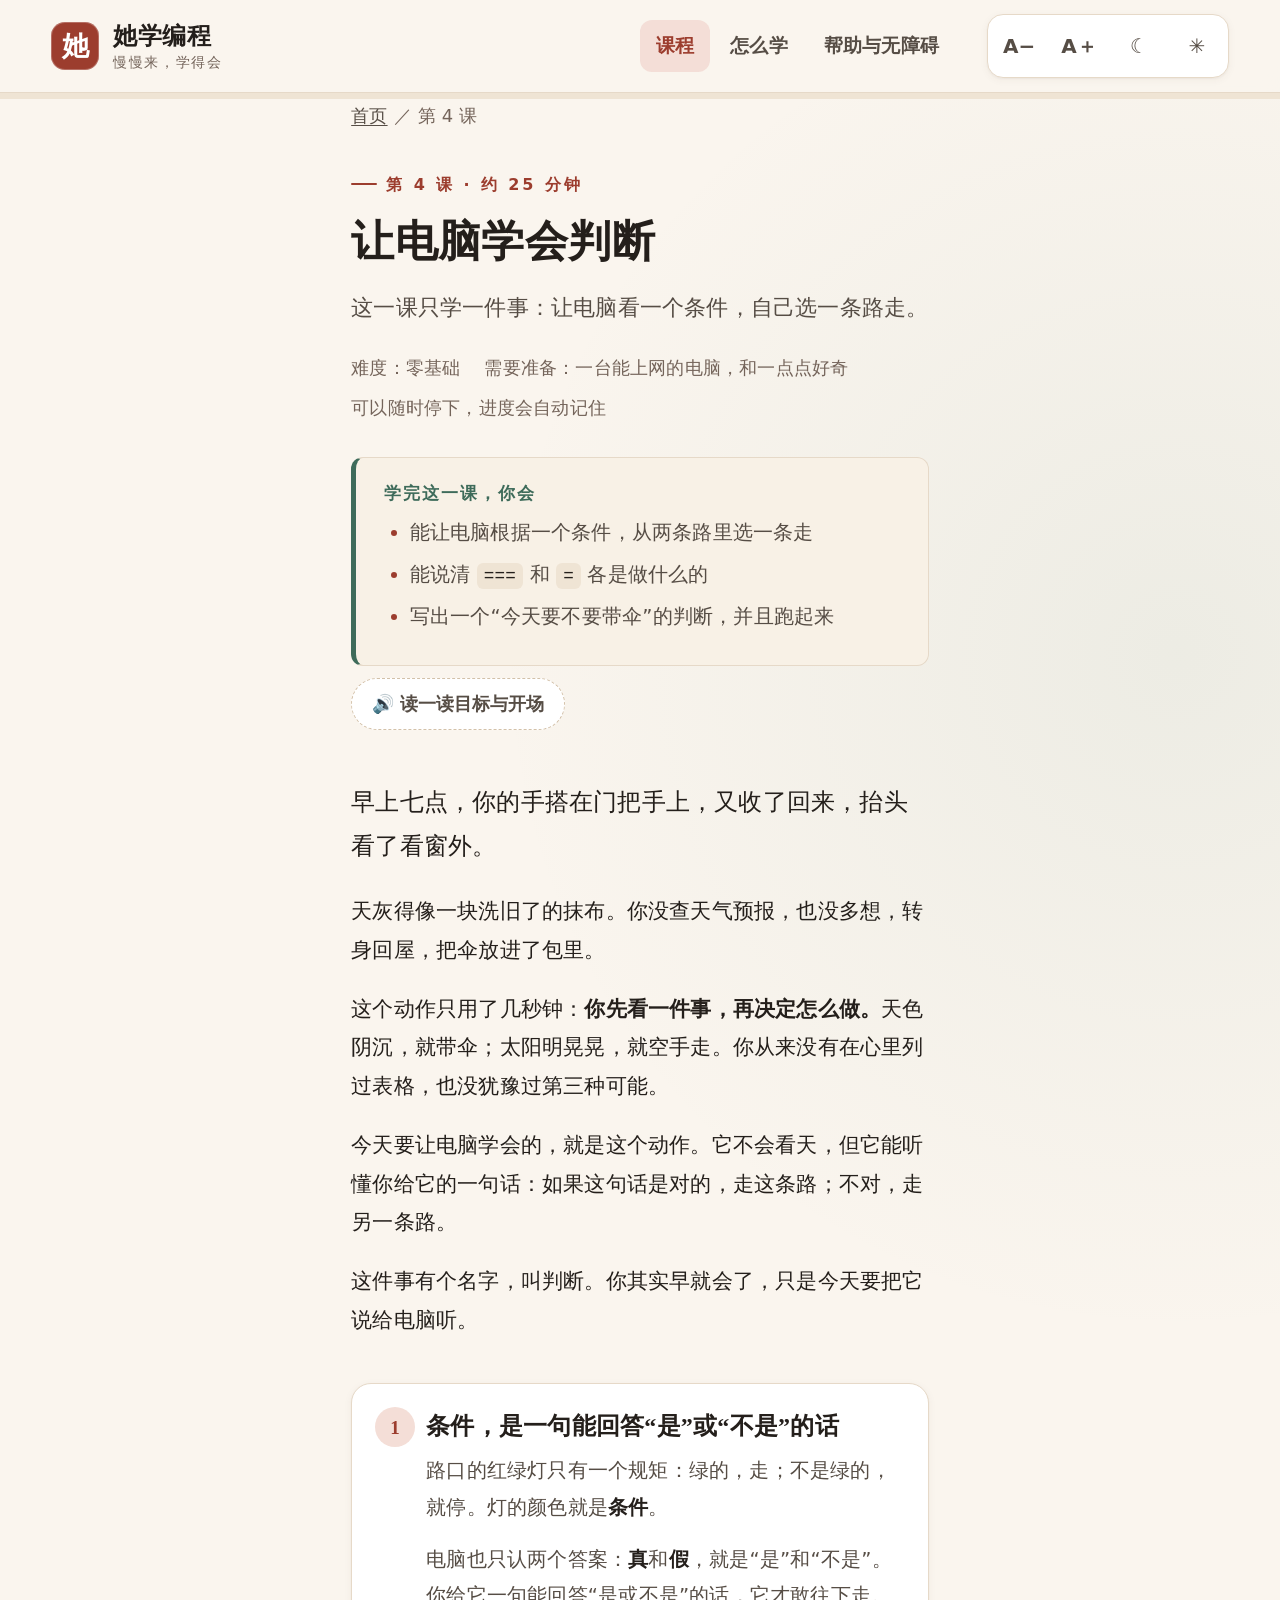
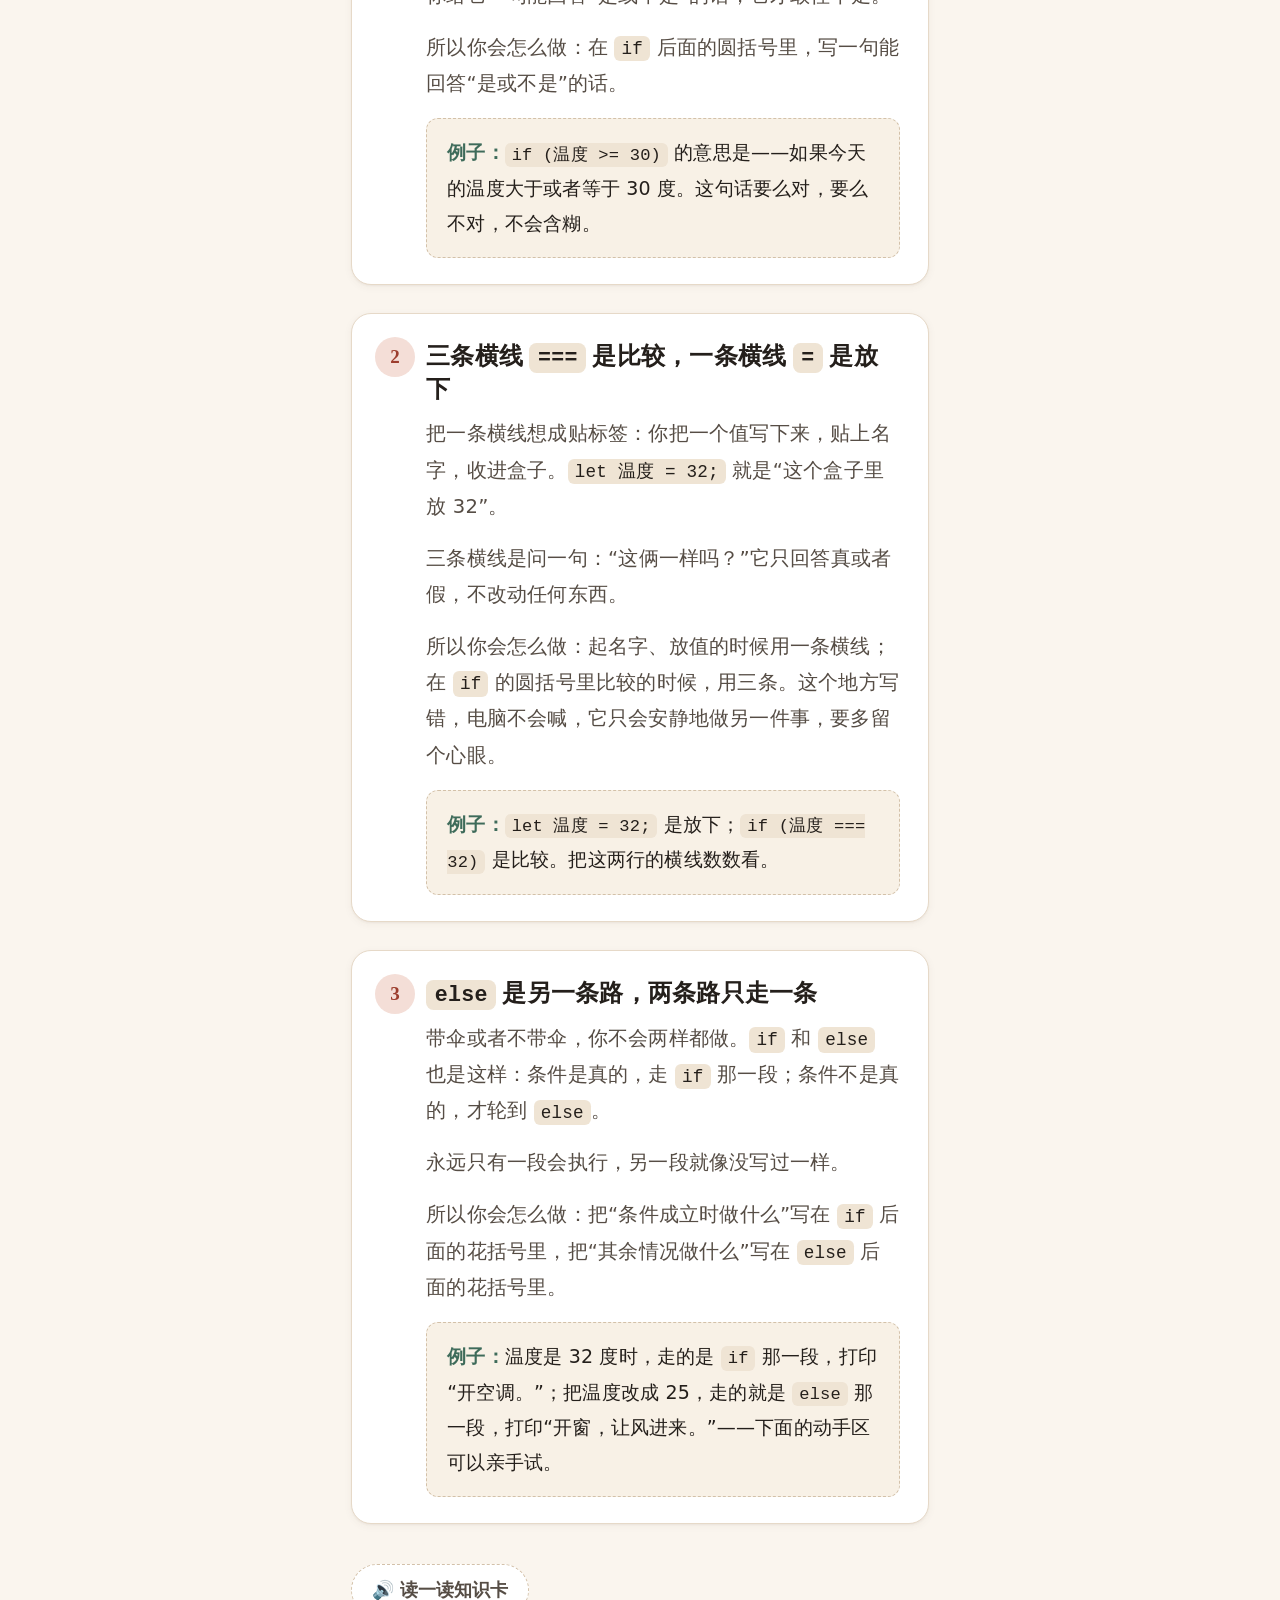
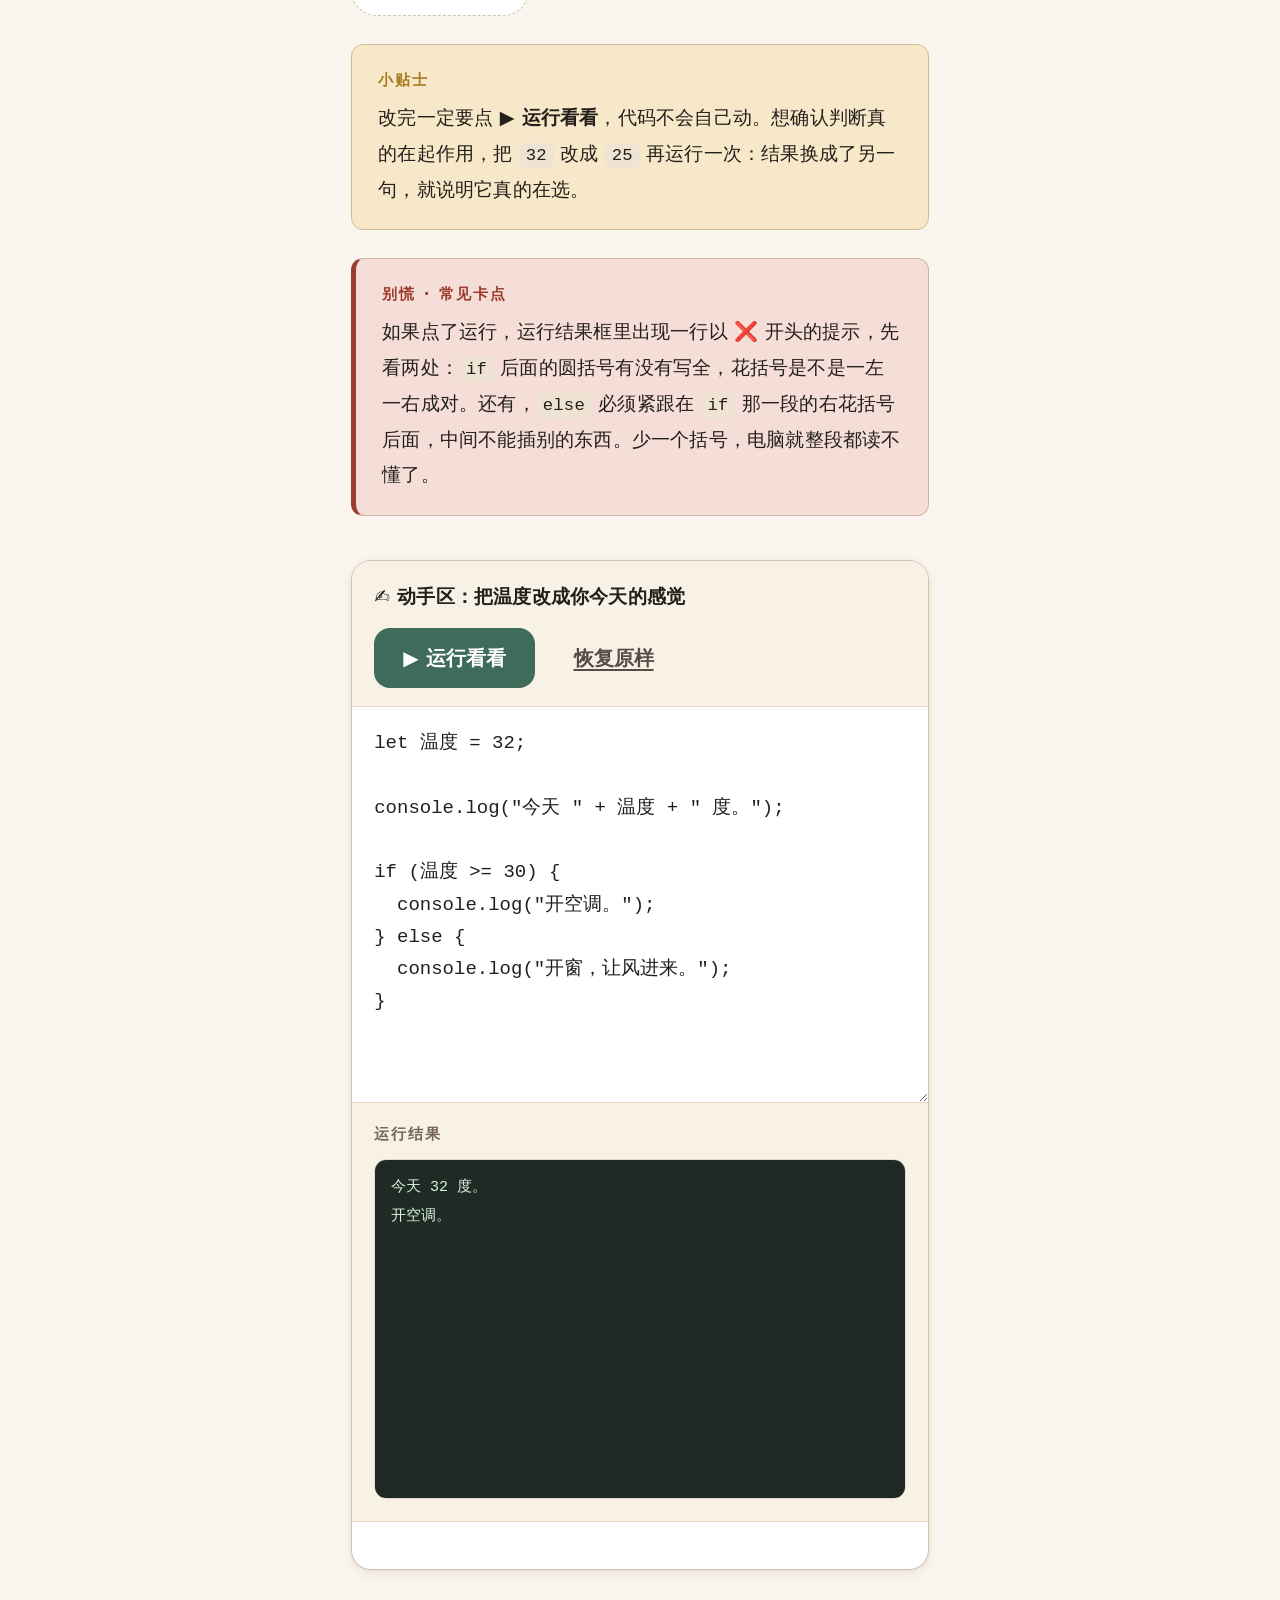
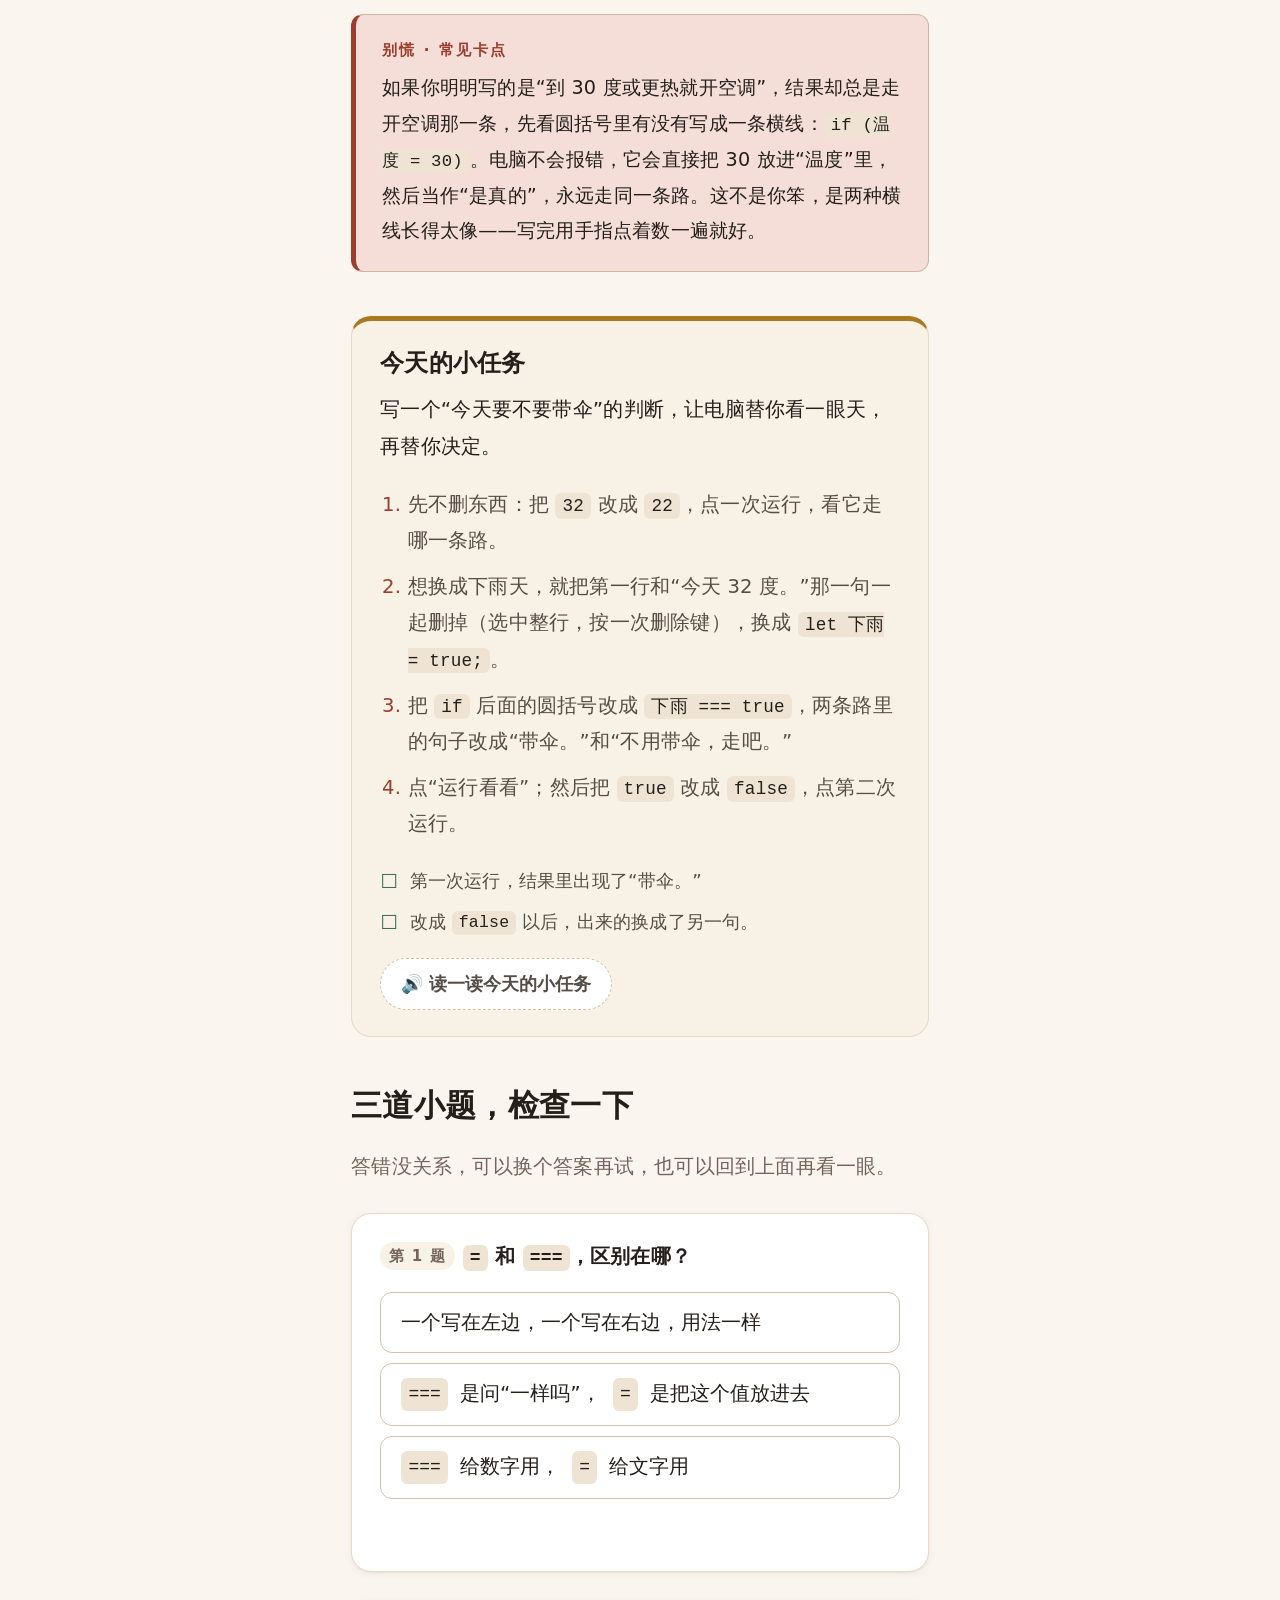
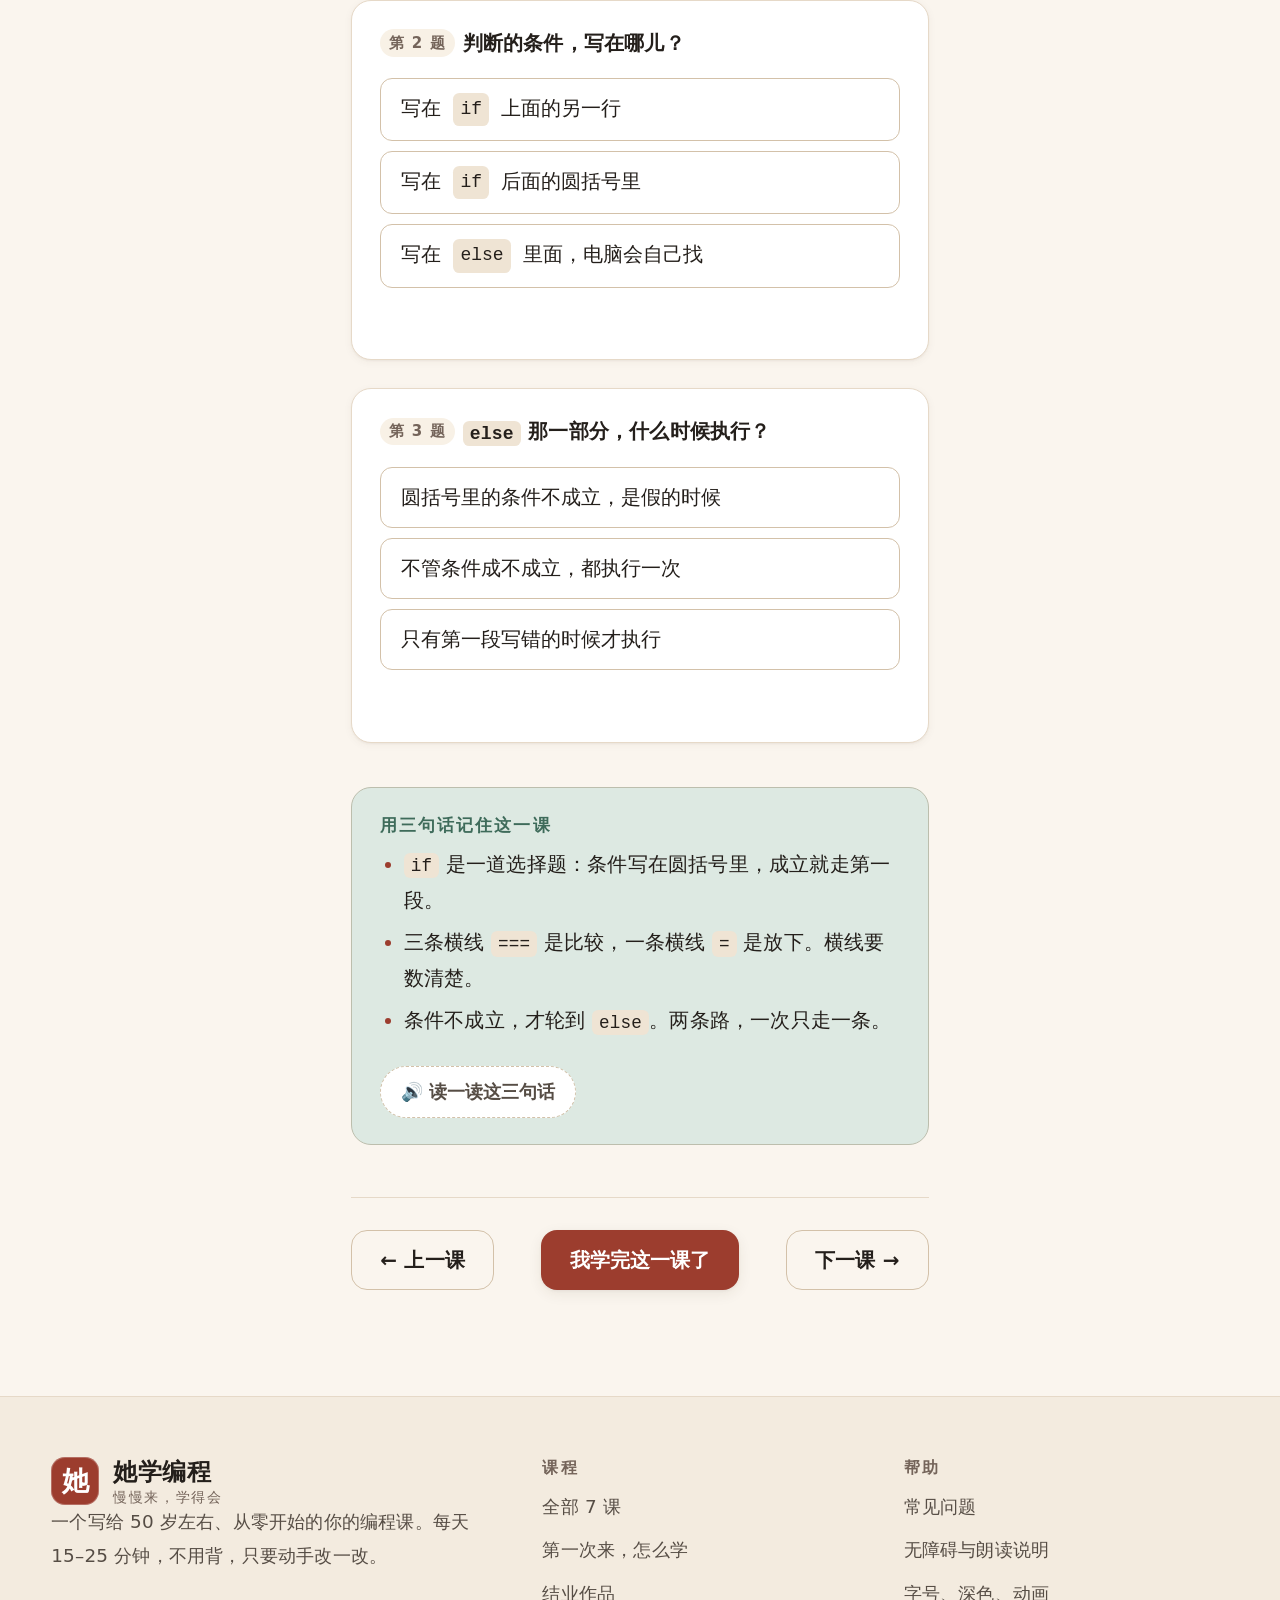
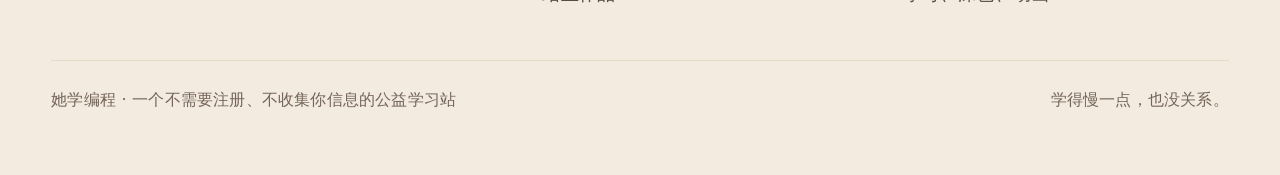
<file: lessons/lesson-4.html>
<!DOCTYPE html>
<html lang="zh-CN">
<head>
  <meta charset="UTF-8">
  <meta name="viewport" content="width=device-width, initial-scale=1">
  <title>第 4 课 · 让电脑学会判断｜她学编程</title>
  <meta name="description" content="零基础第四课：用出门带伞和路口的红绿灯，弄懂 if 和 else 怎么让电脑做判断，分清 = 和 ===。">
  <meta property="og:type" content="website">
  <meta property="og:site_name" content="她学编程">
  <meta property="og:locale" content="zh_CN">
  <meta property="og:title" content="第 4 课 · 让电脑学会判断｜她学编程">
  <meta property="og:description" content="零基础第四课：用出门带伞和路口的红绿灯，弄懂 if 和 else 怎么让电脑做判断，分清 = 和 ===。">
  <meta property="og:url" content="https://jarrettchen888.github.io/ta-xue-biancheng/lessons/lesson-4.html">
  <meta property="og:image" content="https://jarrettchen888.github.io/ta-xue-biancheng/assets/og-image.png">
  <meta property="og:image:width" content="1200">
  <meta property="og:image:height" content="630">
  <meta name="twitter:card" content="summary_large_image">
  <meta name="theme-color" content="#faf5ee">
  <link rel="icon" type="image/svg+xml" href="../assets/favicon.svg">
  <link rel="stylesheet" href="../assets/styles.css">
  <script>
    (function () {
      try {
        var s = JSON.parse(localStorage.getItem("hx.settings") || "{}");
        var root = document.documentElement;
        var sizes = [18, 20, 22, 25];
        root.style.fontSize = (sizes[s.font] || 20) + "px";
        root.setAttribute("data-theme", s.theme || (window.matchMedia && matchMedia("(prefers-color-scheme: dark)").matches ? "dark" : "light"));
        if (s.motion) root.setAttribute("data-motion", s.motion);
      } catch (e) {}
    })();
  </script>
</head>
<body class="lesson-page" data-lesson="4">
  <a class="skip-link" href="#main">跳到正文</a>

  <header class="site-header">
    <div class="wrap header-inner">
      <a class="brand" href="../index.html">
        <span class="brand-mark" aria-hidden="true">她</span>
        <span class="brand-text">她学编程<em>慢慢来，学得会</em></span>
      </a>
      <nav class="site-nav" aria-label="主导航">
        <a href="../index.html#course" aria-current="page">课程</a>
        <a href="../start.html">怎么学</a>
        <a href="../help.html">帮助与无障碍</a>
      </nav>
      <div class="ctrl-group" role="group" aria-label="阅读设置">
        <button class="ctrl" type="button" data-font="down" aria-label="A− 缩小字号" title="缩小字号">A−</button>
        <button class="ctrl" type="button" data-font="up" aria-label="A＋ 放大字号" title="放大字号">A＋</button>
        <button class="ctrl" type="button" data-theme-toggle aria-label="☾ 切换深色模式" aria-pressed="false" title="深色模式">☾</button>
        <button class="ctrl" type="button" data-motion-toggle aria-label="✳ 减少动画效果" aria-pressed="false" title="减少动画">✳</button>
      </div>
    </div>
  </header>

  <div class="course-progress" role="progressbar" aria-label="课程学习进度" aria-valuemin="0" aria-valuemax="7" aria-valuenow="0">
    <span class="course-progress-bar"></span>
  </div>

  <main id="main" class="wrap reading">
    <nav class="crumbs" aria-label="当前位置">
      <a href="../index.html">首页</a> ／ 第 4 课
    </nav>

    <header class="lesson-head">
      <p class="label">第 4 课 · 约 25 分钟</p>
      <h1>让电脑学会判断</h1>
      <p class="lede">这一课只学一件事：让电脑看一个条件，自己选一条路走。</p>
      <ul class="lesson-meta">
        <li>难度：零基础</li>
        <li>需要准备：一台能上网的电脑，和一点点好奇</li>
        <li>可以随时停下，进度会自动记住</li>
      </ul>
      <div class="goal-box" id="lesson-goal">
        <h2>学完这一课，你会</h2>
        <ul>
          <li>能让电脑根据一个条件，从两条路里选一条走</li>
          <li>能说清 <code>===</code> 和 <code>=</code> 各是做什么的</li>
          <li>写出一个“今天要不要带伞”的判断，并且跑起来</li>
        </ul>
      </div>
      <button class="btn-speak" type="button" data-speak="lesson-goal,lesson-intro">🔊 读一读目标与开场</button>
    </header>

    <section class="story" id="lesson-intro">
      <p class="story-open">早上七点，你的手搭在门把手上，又收了回来，抬头看了看窗外。</p>
      <p>天灰得像一块洗旧了的抹布。你没查天气预报，也没多想，转身回屋，把伞放进了包里。</p>
      <p>这个动作只用了几秒钟：<strong>你先看一件事，再决定怎么做。</strong>天色阴沉，就带伞；太阳明晃晃，就空手走。你从来没有在心里列过表格，也没犹豫过第三种可能。</p>
      <p>今天要让电脑学会的，就是这个动作。它不会看天，但它能听懂你给它的一句话：如果这句话是对的，走这条路；不对，走另一条路。</p>
      <p>这件事有个名字，叫判断。你其实早就会了，只是今天要把它说给电脑听。</p>
    </section>

    <section class="concepts" id="lesson-concepts" aria-label="这一课的知识点">
      <article class="concept">
        <span class="concept-num" aria-hidden="true">1</span>
        <h3>条件，是一句能回答“是”或“不是”的话</h3>
        <p>路口的红绿灯只有一个规矩：绿的，走；不是绿的，就停。灯的颜色就是<strong>条件</strong>。</p>
        <p>电脑也只认两个答案：<strong>真</strong>和<strong>假</strong>，就是“是”和“不是”。你给它一句能回答“是或不是”的话，它才敢往下走。</p>
        <p>所以你会怎么做：在 <code>if</code> 后面的圆括号里，写一句能回答“是或不是”的话。</p>
        <div class="example"><strong>例子：</strong><code>if (温度 &gt;= 30)</code> 的意思是——如果今天的温度大于或者等于 30 度。这句话要么对，要么不对，不会含糊。</div>
      </article>

      <article class="concept">
        <span class="concept-num" aria-hidden="true">2</span>
        <h3>三条横线 <code>===</code> 是比较，一条横线 <code>=</code> 是放下</h3>
        <p>把一条横线想成贴标签：你把一个值写下来，贴上名字，收进盒子。<code>let 温度 = 32;</code> 就是“这个盒子里放 32”。</p>
        <p>三条横线是问一句：“这俩一样吗？”它只回答真或者假，不改动任何东西。</p>
        <p>所以你会怎么做：起名字、放值的时候用一条横线；在 <code>if</code> 的圆括号里比较的时候，用三条。这个地方写错，电脑不会喊，它只会安静地做另一件事，要多留个心眼。</p>
        <div class="example"><strong>例子：</strong><code>let 温度 = 32;</code> 是放下；<code>if (温度 === 32)</code> 是比较。把这两行的横线数数看。</div>
      </article>

      <article class="concept">
        <span class="concept-num" aria-hidden="true">3</span>
        <h3><code>else</code> 是另一条路，两条路只走一条</h3>
        <p>带伞或者不带伞，你不会两样都做。<code>if</code> 和 <code>else</code> 也是这样：条件是真的，走 <code>if</code> 那一段；条件不是真的，才轮到 <code>else</code>。</p>
        <p>永远只有一段会执行，另一段就像没写过一样。</p>
        <p>所以你会怎么做：把“条件成立时做什么”写在 <code>if</code> 后面的花括号里，把“其余情况做什么”写在 <code>else</code> 后面的花括号里。</p>
        <div class="example"><strong>例子：</strong>温度是 32 度时，走的是 <code>if</code> 那一段，打印“开空调。”；把温度改成 25，走的就是 <code>else</code> 那一段，打印“开窗，让风进来。”——下面的动手区可以亲手试。</div>
      </article>
    
      <button class="btn-speak" type="button" data-speak="lesson-concepts">🔊 读一读知识卡</button>
    </section>

    <aside class="tip" aria-label="小提示">改完一定要点 <strong>▶ 运行看看</strong>，代码不会自己动。想确认判断真的在起作用，把 <code>32</code> 改成 <code>25</code> 再运行一次：结果换成了另一句，就说明它真的在选。</aside>

    <aside class="mistake" role="note">
      如果点了运行，运行结果框里出现一行以 ❌ 开头的提示，先看两处：<code>if</code> 后面的圆括号有没有写全，花括号是不是一左一右成对。还有，<code>else</code> 必须紧跟在 <code>if</code> 那一段的右花括号后面，中间不能插别的东西。少一个括号，电脑就整段都读不懂了。
    </aside>

    <section class="playground" data-playground="js" aria-label="动手试一试">
      <div class="pg-head">
        <p class="pg-title">✍️ 动手区：把温度改成你今天的感觉</p>
        <div class="pg-actions">
          <button class="btn btn-run" type="button" data-run>▶ 运行看看</button>
          <button class="btn btn-quiet" type="button" data-reset>恢复原样</button>
        </div>
      </div>
      <label class="sr-only" for="pg-1">代码编辑区</label>
      <textarea class="pg-editor" id="pg-1" spellcheck="false" rows="11">let 温度 = 32;

console.log("今天 " + 温度 + " 度。");

if (温度 >= 30) {
  console.log("开空调。");
} else {
  console.log("开窗，让风进来。");
}</textarea>
      <div class="pg-output">
        <p class="pg-output-label">运行结果</p>
        <iframe class="pg-frame" title="运行结果预览" sandbox="allow-scripts"></iframe>
        <pre class="pg-console" hidden></pre>
      </div>
      <p class="pg-status" role="status"></p>
    </section>

    <aside class="mistake" role="note">
      如果你明明写的是“到 30 度或更热就开空调”，结果却总是走开空调那一条，先看圆括号里有没有写成一条横线：<code>if (温度 = 30)</code>。电脑不会报错，它会直接把 30 放进“温度”里，然后当作“是真的”，永远走同一条路。这不是你笨，是两种横线长得太像——写完用手指点着数一遍就好。
    </aside>

    <section class="task" id="lesson-task" aria-label="小任务">
      <h3>今天的小任务</h3>
      <p>写一个“今天要不要带伞”的判断，让电脑替你看一眼天，再替你决定。</p>
      <ol>
        <li>先不删东西：把 <code>32</code> 改成 <code>22</code>，点一次运行，看它走哪一条路。</li>
        <li>想换成下雨天，就把第一行和“今天 32 度。”那一句一起删掉（选中整行，按一次删除键），换成 <code>let 下雨 = true;</code>。</li>
        <li>把 <code>if</code> 后面的圆括号改成 <code>下雨 === true</code>，两条路里的句子改成“带伞。”和“不用带伞，走吧。”</li>
        <li>点“运行看看”；然后把 <code>true</code> 改成 <code>false</code>，点第二次运行。</li>
      </ol>
      <ul class="checklist">
        <li>第一次运行，结果里出现了“带伞。”</li>
        <li>改成 <code>false</code> 以后，出来的换成了另一句。</li>
      </ul>
    
      <button class="btn-speak" type="button" data-speak="lesson-task">🔊 读一读今天的小任务</button>
    </section>

    <section class="quizzes" aria-label="小测验">
      <h2>三道小题，检查一下</h2>
      <p class="muted">答错没关系，可以换个答案再试，也可以回到上面再看一眼。</p>

      <div class="quiz" data-quiz>
        <p class="quiz-q"><span class="quiz-no">第 1 题</span><code>=</code> 和 <code>===</code>，区别在哪？</p>
        <div class="quiz-options">
          <button class="quiz-opt" type="button" data-correct="false">一个写在左边，一个写在右边，用法一样</button>
          <button class="quiz-opt" type="button" data-correct="true"><code>===</code> 是问“一样吗”，<code>=</code> 是把这个值放进去</button>
          <button class="quiz-opt" type="button" data-correct="false"><code>===</code> 给数字用，<code>=</code> 给文字用</button>
        </div>
        <p class="quiz-feedback" role="status" data-ok="三条横线是“问”，一条横线是“放”。问的只回答真或假，放的会改掉盒子里的东西。" data-no="想一想：给盒子贴名字、把值放进去，用的是哪种横线？"></p>
      </div>

      <div class="quiz" data-quiz>
        <p class="quiz-q"><span class="quiz-no">第 2 题</span>判断的条件，写在哪儿？</p>
        <div class="quiz-options">
          <button class="quiz-opt" type="button" data-correct="false">写在 <code>if</code> 上面的另一行</button>
          <button class="quiz-opt" type="button" data-correct="true">写在 <code>if</code> 后面的圆括号里</button>
          <button class="quiz-opt" type="button" data-correct="false">写在 <code>else</code> 里面，电脑会自己找</button>
        </div>
        <p class="quiz-feedback" role="status" data-ok="圆括号那一对，就是专门装条件的地方。电脑先看它，再决定走哪条路。" data-no="看看动手区：判断的那句话，是夹在哪一对符号中间的？"></p>
      </div>

      <div class="quiz" data-quiz>
        <p class="quiz-q"><span class="quiz-no">第 3 题</span><code>else</code> 那一部分，什么时候执行？</p>
        <div class="quiz-options">
          <button class="quiz-opt" type="button" data-correct="true">圆括号里的条件不成立，是假的时候</button>
          <button class="quiz-opt" type="button" data-correct="false">不管条件成不成立，都执行一次</button>
          <button class="quiz-opt" type="button" data-correct="false">只有第一段写错的时候才执行</button>
        </div>
        <p class="quiz-feedback" role="status" data-ok="两条路只走一条：条件真，走 if；条件假，才轮到 else。" data-no="想想带伞那天和晴天那天，你各走了哪一条路？"></p>
      </div>
    </section>

    <section class="recap" id="lesson-recap" aria-label="这一课的三句话">
      <h3>用三句话记住这一课</h3>
      <ul>
        <li><code>if</code> 是一道选择题：条件写在圆括号里，成立就走第一段。</li>
        <li>三条横线 <code>===</code> 是比较，一条横线 <code>=</code> 是放下。横线要数清楚。</li>
        <li>条件不成立，才轮到 <code>else</code>。两条路，一次只走一条。</li>
      </ul>
          <button class="btn-speak" type="button" data-speak="lesson-recap">🔊 读一读这三句话</button>
    </section>

    <nav class="lesson-nav" aria-label="课程导航">
      <div class="nav-pair">
        <a class="btn btn-ghost" href="lesson-3.html">← 上一课</a>
      </div>
      <button class="btn btn-primary" type="button" data-complete="4">我学完这一课了</button>
      <div class="nav-pair">
        <a class="btn btn-ghost" href="lesson-5.html">下一课 →</a>
      </div>
    </nav>
  </main>

  <footer class="site-footer">
    <div class="wrap">
      <div class="footer-grid">
        <div class="footer-brand">
          <a class="brand" href="../index.html">
            <span class="brand-mark" aria-hidden="true">她</span>
            <span class="brand-text">她学编程<em>慢慢来，学得会</em></span>
          </a>
          <p>一个写给 50 岁左右、从零开始的你的编程课。每天 15–25 分钟，不用背，只要动手改一改。</p>
        </div>
        <div class="footer-col">
          <h3>课程</h3>
          <ul>
            <li><a href="../index.html#course">全部 7 课</a></li>
            <li><a href="../start.html">第一次来，怎么学</a></li>
            <li><a href="../project.html">结业作品</a></li>
          </ul>
        </div>
        <div class="footer-col">
          <h3>帮助</h3>
          <ul>
            <li><a href="../help.html">常见问题</a></li>
            <li><a href="../help.html#accessibility">无障碍与朗读说明</a></li>
            <li><a href="../help.html#settings">字号、深色、动画</a></li>
          </ul>
        </div>
      </div>
      <div class="footer-bottom">
        <span>她学编程 · 一个不需要注册、不收集你信息的公益学习站</span>
        <span>学得慢一点，也没关系。</span>
      </div>
    </div>
  </footer>

  <script src="../assets/app.js" defer></script>
</body>
</html>
</file>
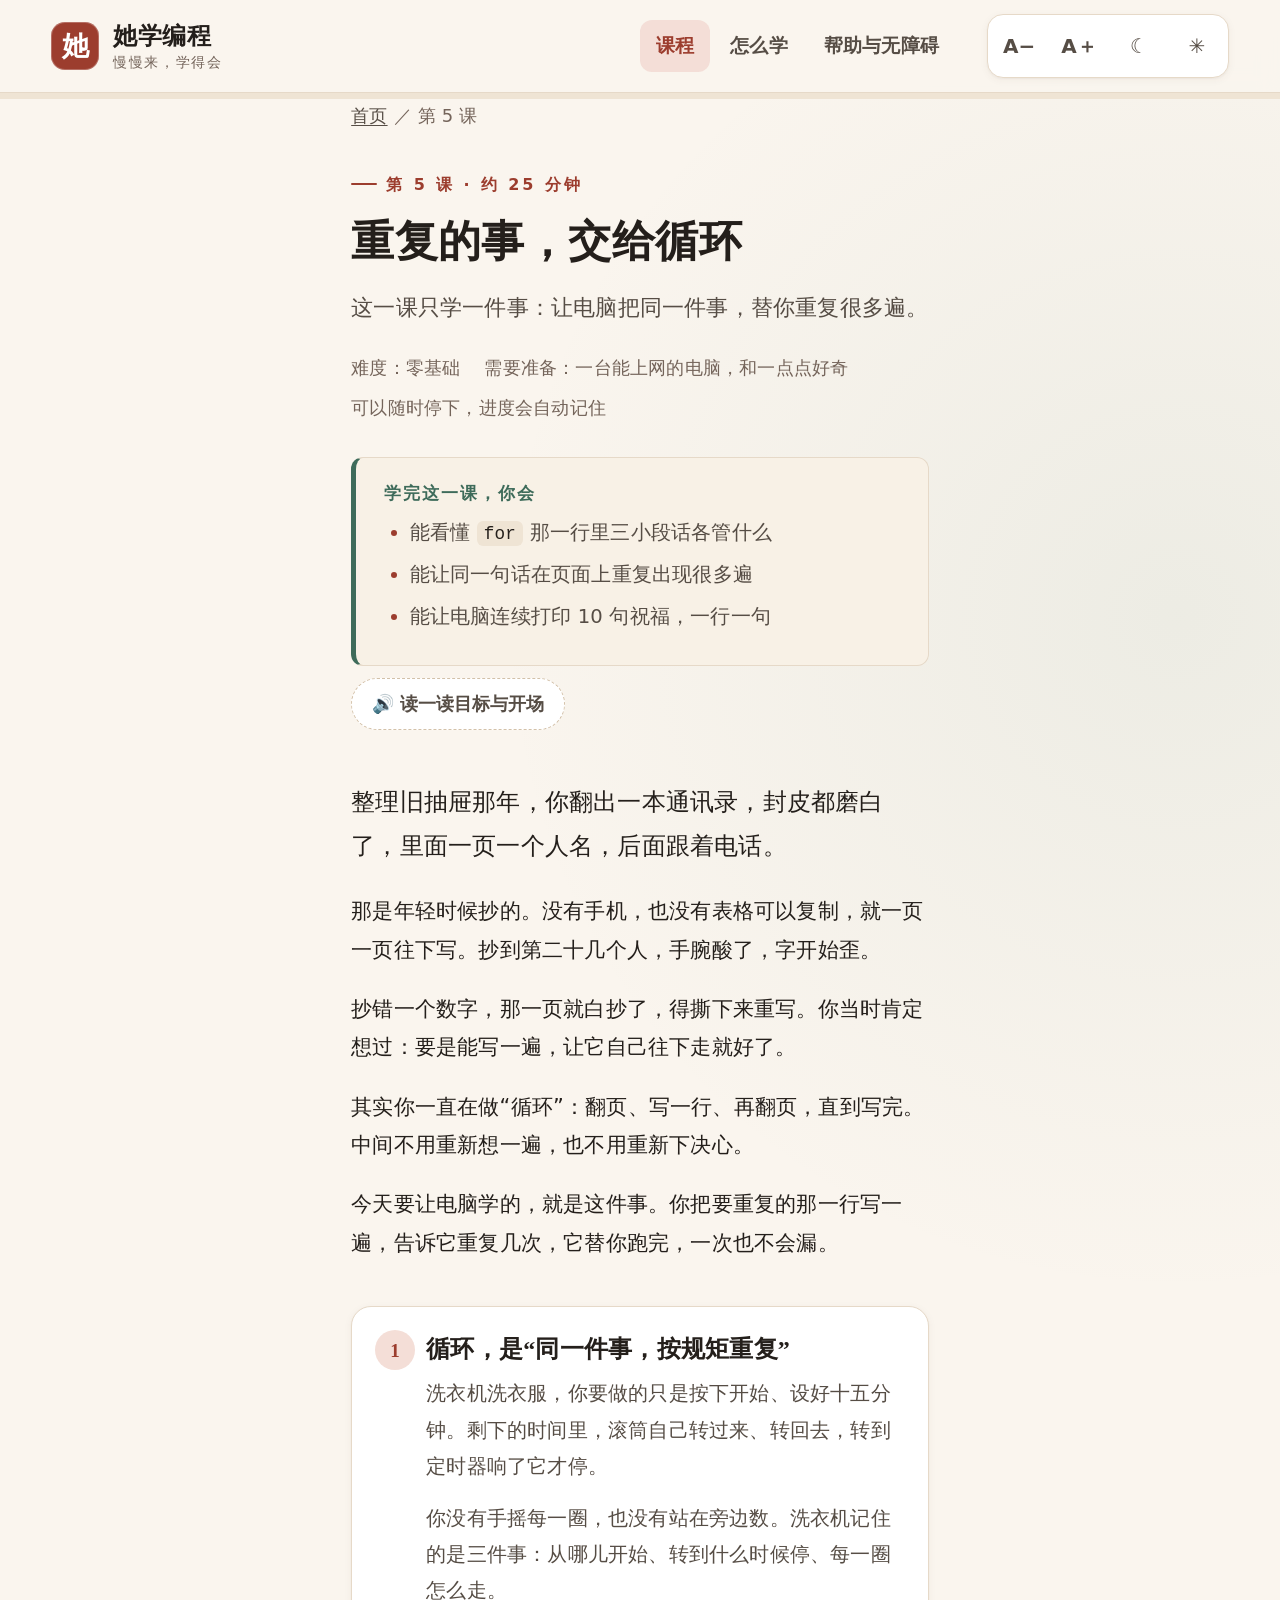
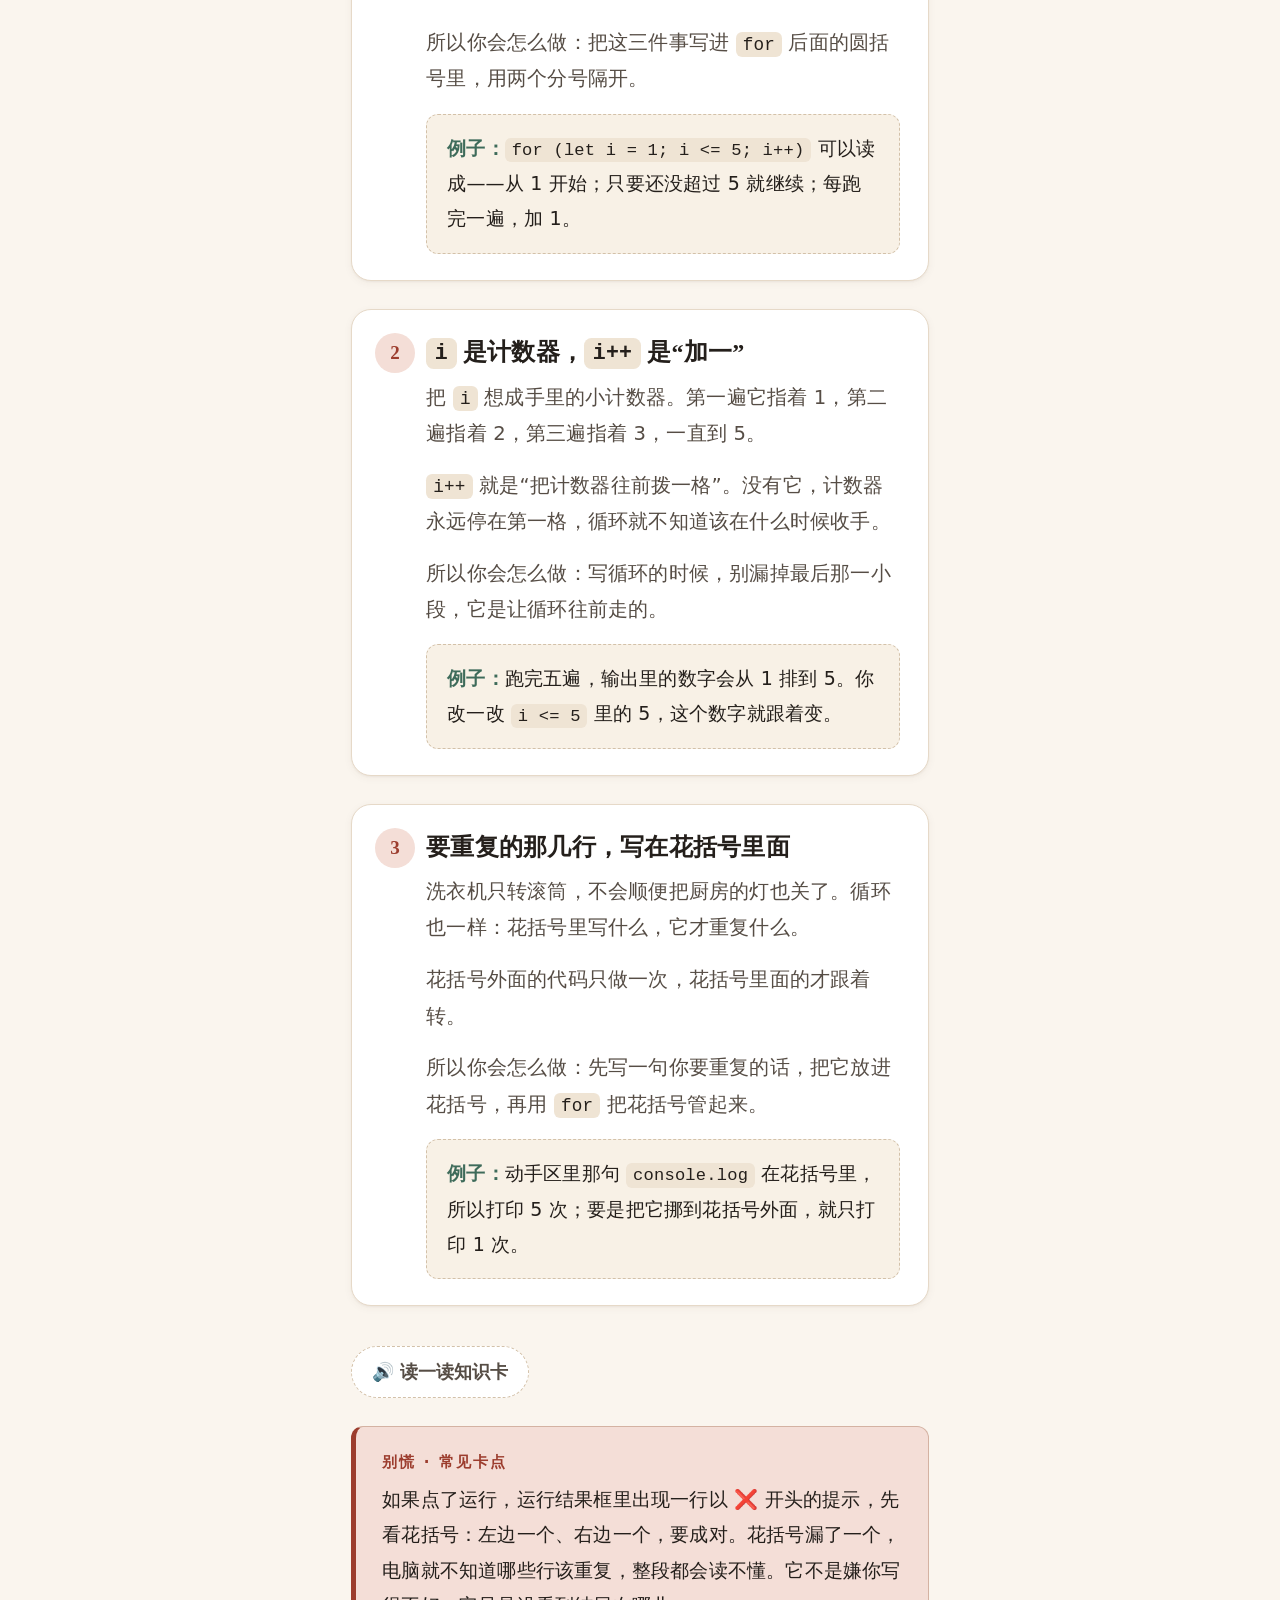
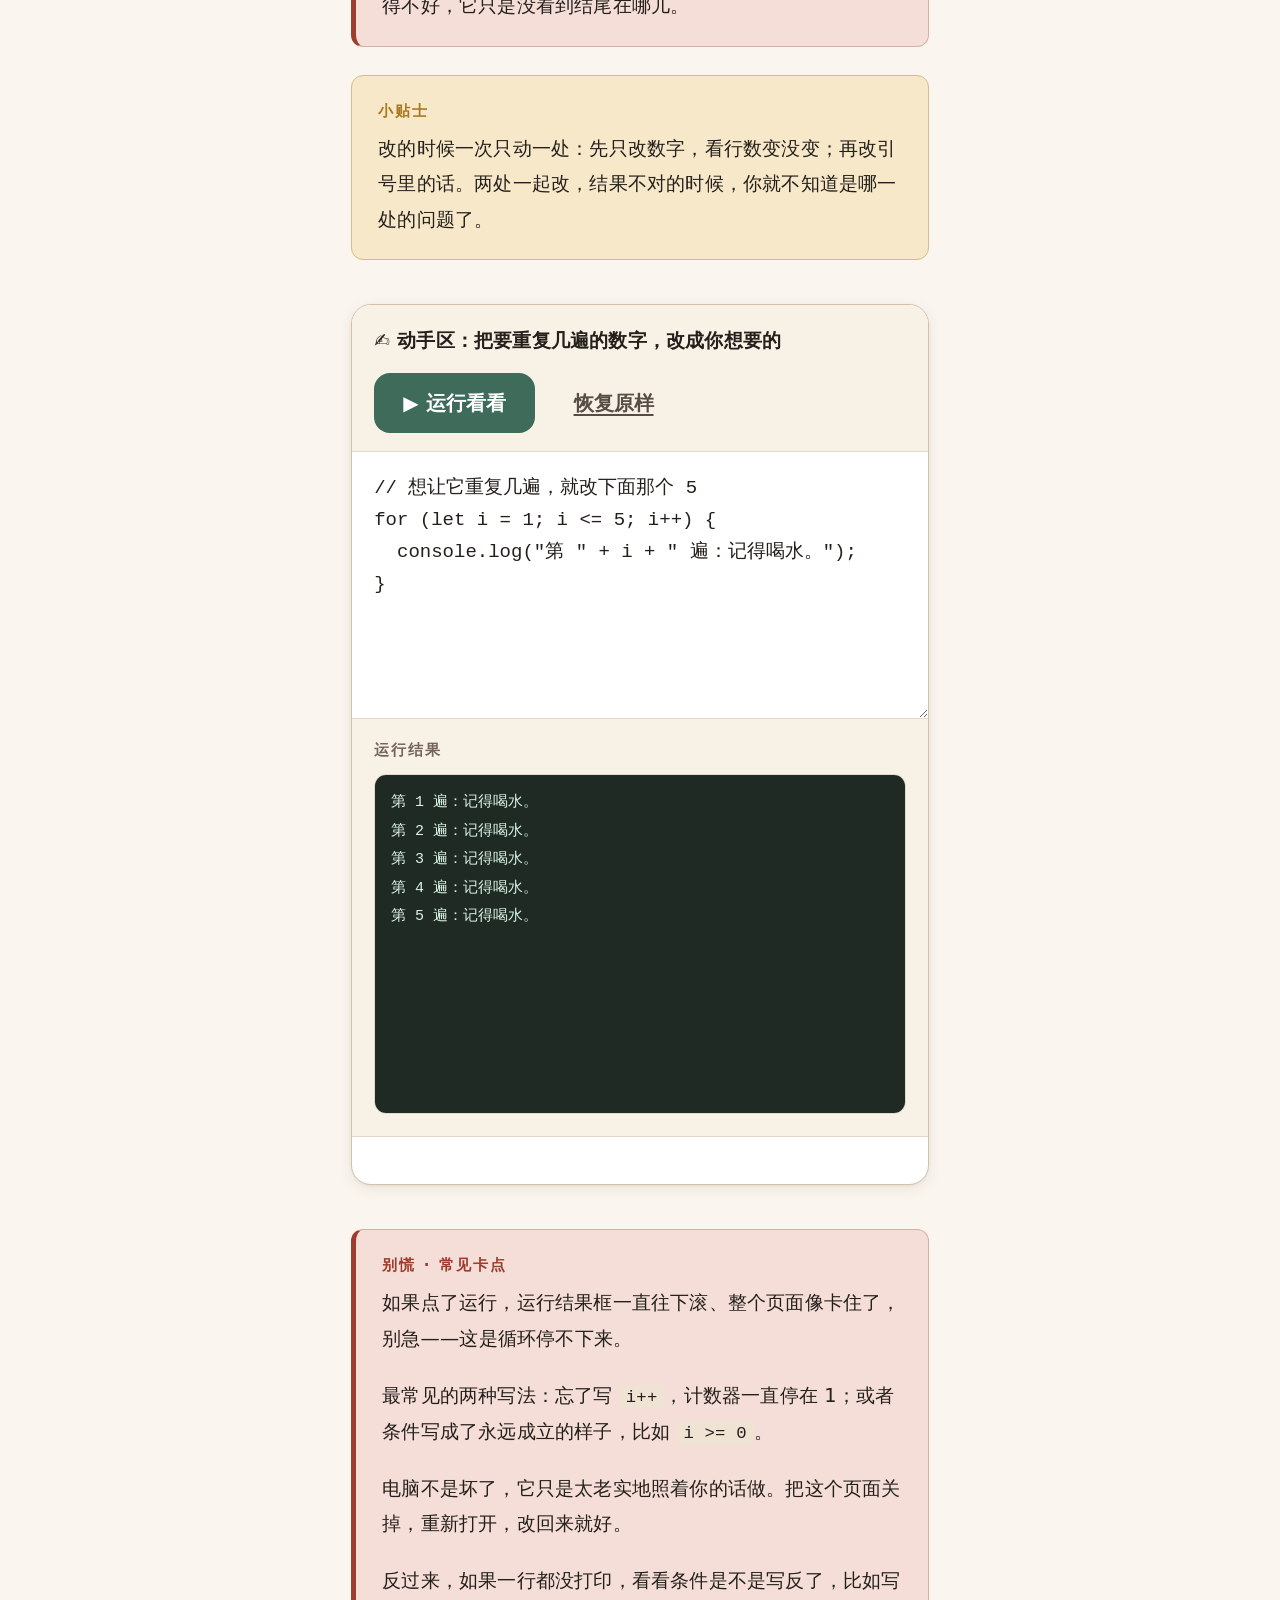
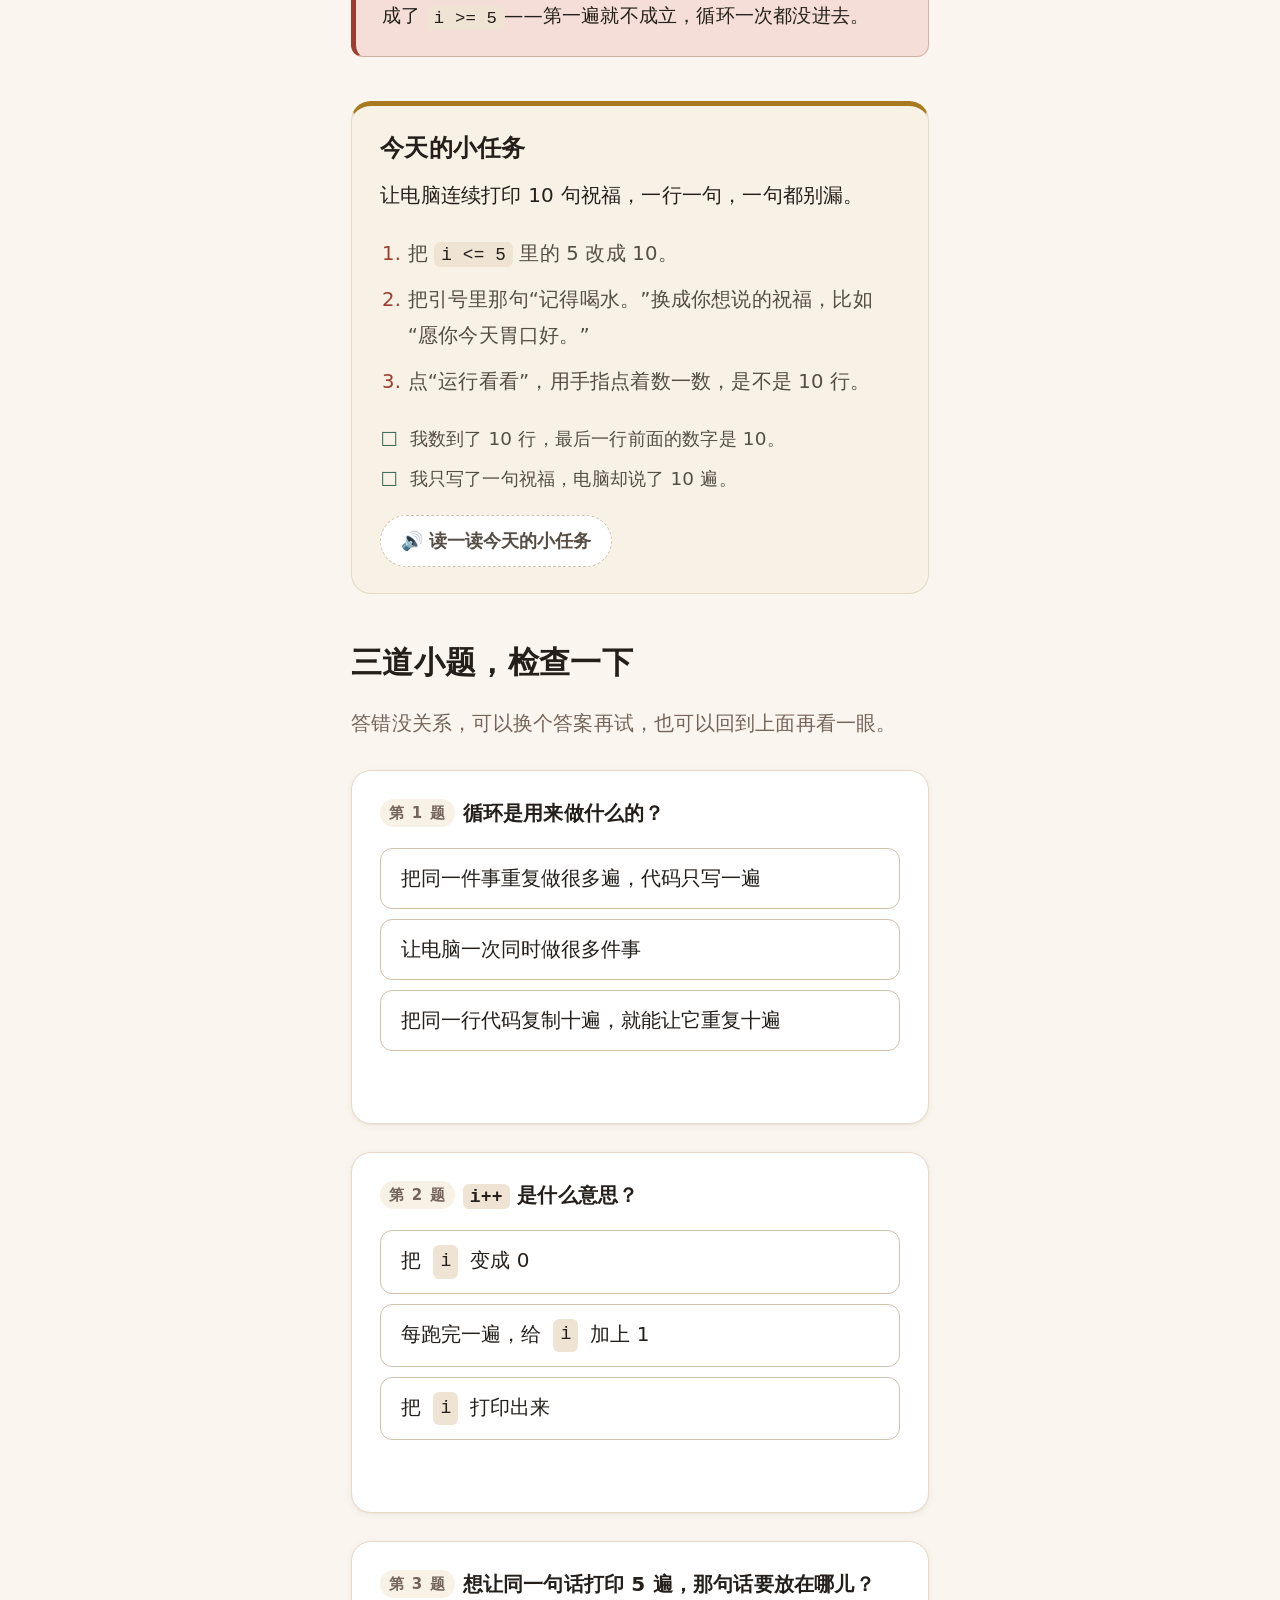
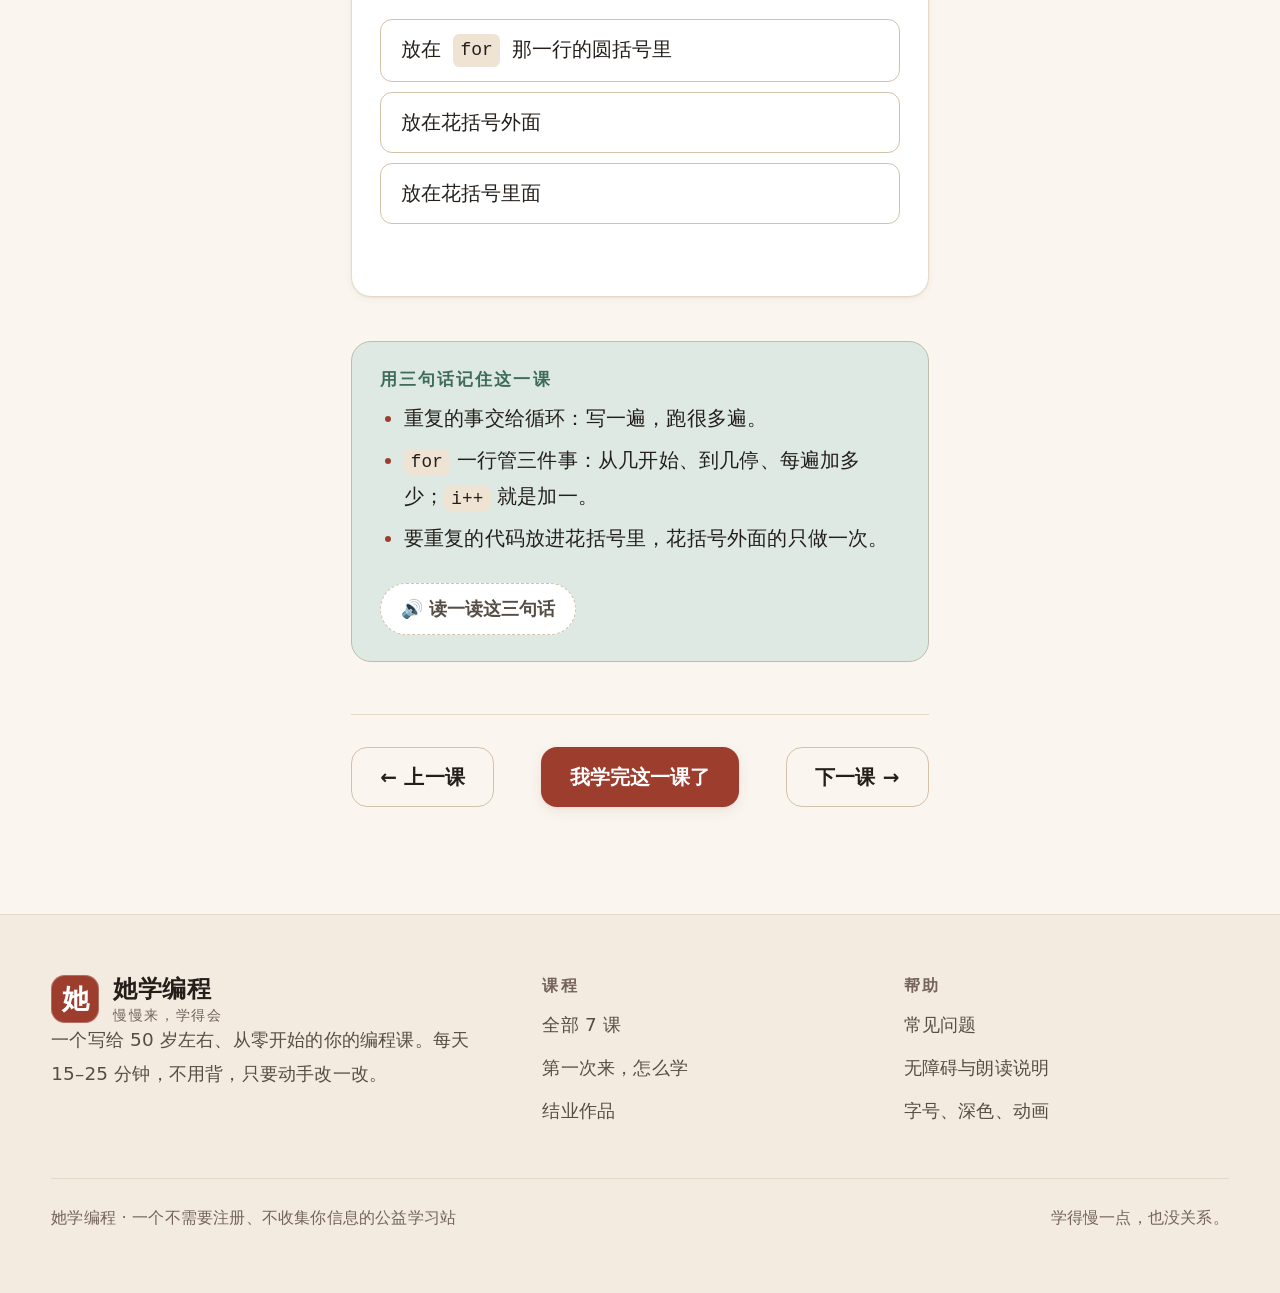
<file: lessons/lesson-5.html>
<!DOCTYPE html>
<html lang="zh-CN">
<head>
  <meta charset="UTF-8">
  <meta name="viewport" content="width=device-width, initial-scale=1">
  <title>第 5 课 · 重复的事，交给循环｜她学编程</title>
  <meta name="description" content="零基础第五课：用抄通讯录和洗衣机的日常画面，弄懂 for 循环怎么把同一件事重复很多遍，再让电脑替你打印十句祝福。">
  <meta property="og:type" content="website">
  <meta property="og:site_name" content="她学编程">
  <meta property="og:locale" content="zh_CN">
  <meta property="og:title" content="第 5 课 · 重复的事，交给循环｜她学编程">
  <meta property="og:description" content="零基础第五课：用抄通讯录和洗衣机的日常画面，弄懂 for 循环怎么把同一件事重复很多遍，再让电脑替你打印十句祝福。">
  <meta property="og:url" content="https://jarrettchen888.github.io/ta-xue-biancheng/lessons/lesson-5.html">
  <meta property="og:image" content="https://jarrettchen888.github.io/ta-xue-biancheng/assets/og-image.png">
  <meta property="og:image:width" content="1200">
  <meta property="og:image:height" content="630">
  <meta name="twitter:card" content="summary_large_image">
  <meta name="theme-color" content="#faf5ee">
  <link rel="icon" type="image/svg+xml" href="../assets/favicon.svg">
  <link rel="stylesheet" href="../assets/styles.css">
  <script>
    (function () {
      try {
        var s = JSON.parse(localStorage.getItem("hx.settings") || "{}");
        var root = document.documentElement;
        var sizes = [18, 20, 22, 25];
        root.style.fontSize = (sizes[s.font] || 20) + "px";
        root.setAttribute("data-theme", s.theme || (window.matchMedia && matchMedia("(prefers-color-scheme: dark)").matches ? "dark" : "light"));
        if (s.motion) root.setAttribute("data-motion", s.motion);
      } catch (e) {}
    })();
  </script>
</head>
<body class="lesson-page" data-lesson="5">
  <a class="skip-link" href="#main">跳到正文</a>

  <header class="site-header">
    <div class="wrap header-inner">
      <a class="brand" href="../index.html">
        <span class="brand-mark" aria-hidden="true">她</span>
        <span class="brand-text">她学编程<em>慢慢来，学得会</em></span>
      </a>
      <nav class="site-nav" aria-label="主导航">
        <a href="../index.html#course" aria-current="page">课程</a>
        <a href="../start.html">怎么学</a>
        <a href="../help.html">帮助与无障碍</a>
      </nav>
      <div class="ctrl-group" role="group" aria-label="阅读设置">
        <button class="ctrl" type="button" data-font="down" aria-label="A− 缩小字号" title="缩小字号">A−</button>
        <button class="ctrl" type="button" data-font="up" aria-label="A＋ 放大字号" title="放大字号">A＋</button>
        <button class="ctrl" type="button" data-theme-toggle aria-label="☾ 切换深色模式" aria-pressed="false" title="深色模式">☾</button>
        <button class="ctrl" type="button" data-motion-toggle aria-label="✳ 减少动画效果" aria-pressed="false" title="减少动画">✳</button>
      </div>
    </div>
  </header>

  <div class="course-progress" role="progressbar" aria-label="课程学习进度" aria-valuemin="0" aria-valuemax="7" aria-valuenow="0">
    <span class="course-progress-bar"></span>
  </div>

  <main id="main" class="wrap reading">
    <nav class="crumbs" aria-label="当前位置">
      <a href="../index.html">首页</a> ／ 第 5 课
    </nav>

    <header class="lesson-head">
      <p class="label">第 5 课 · 约 25 分钟</p>
      <h1>重复的事，交给循环</h1>
      <p class="lede">这一课只学一件事：让电脑把同一件事，替你重复很多遍。</p>
      <ul class="lesson-meta">
        <li>难度：零基础</li>
        <li>需要准备：一台能上网的电脑，和一点点好奇</li>
        <li>可以随时停下，进度会自动记住</li>
      </ul>
      <div class="goal-box" id="lesson-goal">
        <h2>学完这一课，你会</h2>
        <ul>
          <li>能看懂 <code>for</code> 那一行里三小段话各管什么</li>
          <li>能让同一句话在页面上重复出现很多遍</li>
          <li>能让电脑连续打印 10 句祝福，一行一句</li>
        </ul>
      </div>
      <button class="btn-speak" type="button" data-speak="lesson-goal,lesson-intro">🔊 读一读目标与开场</button>
    </header>

    <section class="story" id="lesson-intro">
      <p class="story-open">整理旧抽屉那年，你翻出一本通讯录，封皮都磨白了，里面一页一个人名，后面跟着电话。</p>
      <p>那是年轻时候抄的。没有手机，也没有表格可以复制，就一页一页往下写。抄到第二十几个人，手腕酸了，字开始歪。</p>
      <p>抄错一个数字，那一页就白抄了，得撕下来重写。你当时肯定想过：要是能写一遍，让它自己往下走就好了。</p>
      <p>其实你一直在做“循环”：翻页、写一行、再翻页，直到写完。中间不用重新想一遍，也不用重新下决心。</p>
      <p>今天要让电脑学的，就是这件事。你把要重复的那一行写一遍，告诉它重复几次，它替你跑完，一次也不会漏。</p>
    </section>

    <section class="concepts" id="lesson-concepts" aria-label="这一课的知识点">
      <article class="concept">
        <span class="concept-num" aria-hidden="true">1</span>
        <h3>循环，是“同一件事，按规矩重复”</h3>
        <p>洗衣机洗衣服，你要做的只是按下开始、设好十五分钟。剩下的时间里，滚筒自己转过来、转回去，转到定时器响了它才停。</p>
        <p>你没有手摇每一圈，也没有站在旁边数。洗衣机记住的是三件事：从哪儿开始、转到什么时候停、每一圈怎么走。</p>
        <p>所以你会怎么做：把这三件事写进 <code>for</code> 后面的圆括号里，用两个分号隔开。</p>
        <div class="example"><strong>例子：</strong><code>for (let i = 1; i &lt;= 5; i++)</code> 可以读成——从 1 开始；只要还没超过 5 就继续；每跑完一遍，加 1。</div>
      </article>

      <article class="concept">
        <span class="concept-num" aria-hidden="true">2</span>
        <h3><code>i</code> 是计数器，<code>i++</code> 是“加一”</h3>
        <p>把 <code>i</code> 想成手里的小计数器。第一遍它指着 1，第二遍指着 2，第三遍指着 3，一直到 5。</p>
        <p><code>i++</code> 就是“把计数器往前拨一格”。没有它，计数器永远停在第一格，循环就不知道该在什么时候收手。</p>
        <p>所以你会怎么做：写循环的时候，别漏掉最后那一小段，它是让循环往前走的。</p>
        <div class="example"><strong>例子：</strong>跑完五遍，输出里的数字会从 1 排到 5。你改一改 <code>i &lt;= 5</code> 里的 5，这个数字就跟着变。</div>
      </article>

      <article class="concept">
        <span class="concept-num" aria-hidden="true">3</span>
        <h3>要重复的那几行，写在花括号里面</h3>
        <p>洗衣机只转滚筒，不会顺便把厨房的灯也关了。循环也一样：花括号里写什么，它才重复什么。</p>
        <p>花括号外面的代码只做一次，花括号里面的才跟着转。</p>
        <p>所以你会怎么做：先写一句你要重复的话，把它放进花括号，再用 <code>for</code> 把花括号管起来。</p>
        <div class="example"><strong>例子：</strong>动手区里那句 <code>console.log</code> 在花括号里，所以打印 5 次；要是把它挪到花括号外面，就只打印 1 次。</div>
      </article>
    
      <button class="btn-speak" type="button" data-speak="lesson-concepts">🔊 读一读知识卡</button>
    </section>

    <aside class="mistake" role="note">
      如果点了运行，运行结果框里出现一行以 ❌ 开头的提示，先看花括号：左边一个、右边一个，要成对。花括号漏了一个，电脑就不知道哪些行该重复，整段都会读不懂。它不是嫌你写得不好，它只是没看到结尾在哪儿。
    </aside>

    <aside class="tip" aria-label="小提示">改的时候一次只动一处：先只改数字，看行数变没变；再改引号里的话。两处一起改，结果不对的时候，你就不知道是哪一处的问题了。</aside>

    <section class="playground" data-playground="js" aria-label="动手试一试">
      <div class="pg-head">
        <p class="pg-title">✍️ 动手区：把要重复几遍的数字，改成你想要的</p>
        <div class="pg-actions">
          <button class="btn btn-run" type="button" data-run>▶ 运行看看</button>
          <button class="btn btn-quiet" type="button" data-reset>恢复原样</button>
        </div>
      </div>
      <label class="sr-only" for="pg-1">代码编辑区</label>
      <textarea class="pg-editor" id="pg-1" spellcheck="false" rows="7">// 想让它重复几遍，就改下面那个 5
for (let i = 1; i <= 5; i++) {
  console.log("第 " + i + " 遍：记得喝水。");
}</textarea>
      <div class="pg-output">
        <p class="pg-output-label">运行结果</p>
        <iframe class="pg-frame" title="运行结果预览" sandbox="allow-scripts"></iframe>
        <pre class="pg-console" hidden></pre>
      </div>
      <p class="pg-status" role="status"></p>
    </section>

    <aside class="mistake" role="note">
      <p>如果点了运行，运行结果框一直往下滚、整个页面像卡住了，别急——这是循环停不下来。</p>
      <p>最常见的两种写法：忘了写 <code>i++</code>，计数器一直停在 1；或者条件写成了永远成立的样子，比如 <code>i &gt;= 0</code>。</p>
      <p>电脑不是坏了，它只是太老实地照着你的话做。把这个页面关掉，重新打开，改回来就好。</p>
      <p>反过来，如果一行都没打印，看看条件是不是写反了，比如写成了 <code>i &gt;= 5</code>——第一遍就不成立，循环一次都没进去。</p>
    </aside>

    <section class="task" id="lesson-task" aria-label="小任务">
      <h3>今天的小任务</h3>
      <p>让电脑连续打印 10 句祝福，一行一句，一句都别漏。</p>
      <ol>
        <li>把 <code>i &lt;= 5</code> 里的 5 改成 10。</li>
        <li>把引号里那句“记得喝水。”换成你想说的祝福，比如“愿你今天胃口好。”</li>
        <li>点“运行看看”，用手指点着数一数，是不是 10 行。</li>
      </ol>
      <ul class="checklist">
        <li>我数到了 10 行，最后一行前面的数字是 10。</li>
        <li>我只写了一句祝福，电脑却说了 10 遍。</li>
      </ul>
    
      <button class="btn-speak" type="button" data-speak="lesson-task">🔊 读一读今天的小任务</button>
    </section>

    <section class="quizzes" aria-label="小测验">
      <h2>三道小题，检查一下</h2>
      <p class="muted">答错没关系，可以换个答案再试，也可以回到上面再看一眼。</p>

      <div class="quiz" data-quiz>
        <p class="quiz-q"><span class="quiz-no">第 1 题</span>循环是用来做什么的？</p>
        <div class="quiz-options">
          <button class="quiz-opt" type="button" data-correct="true">把同一件事重复做很多遍，代码只写一遍</button>
          <button class="quiz-opt" type="button" data-correct="false">让电脑一次同时做很多件事</button>
          <button class="quiz-opt" type="button" data-correct="false">把同一行代码复制十遍，就能让它重复十遍</button>
        </div>
        <p class="quiz-feedback" role="status" data-ok="循环替你重复。你要做的只是说清楚：重复哪一行、重复几遍。" data-no="想想抄通讯录：第 3 页和第 30 页，你做的事有区别吗？"></p>
      </div>

      <div class="quiz" data-quiz>
        <p class="quiz-q"><span class="quiz-no">第 2 题</span><code>i++</code> 是什么意思？</p>
        <div class="quiz-options">
          <button class="quiz-opt" type="button" data-correct="false">把 <code>i</code> 变成 0</button>
          <button class="quiz-opt" type="button" data-correct="true">每跑完一遍，给 <code>i</code> 加上 1</button>
          <button class="quiz-opt" type="button" data-correct="false">把 <code>i</code> 打印出来</button>
        </div>
        <p class="quiz-feedback" role="status" data-ok="i++ 就是“加一”。计数器一步一步往前走，循环才知道什么时候该停。" data-no="看看运行结果：每一行前面的数字，是不是一个比一个大 1？"></p>
      </div>

      <div class="quiz" data-quiz>
        <p class="quiz-q"><span class="quiz-no">第 3 题</span>想让同一句话打印 5 遍，那句话要放在哪儿？</p>
        <div class="quiz-options">
          <button class="quiz-opt" type="button" data-correct="false">放在 <code>for</code> 那一行的圆括号里</button>
          <button class="quiz-opt" type="button" data-correct="false">放在花括号外面</button>
          <button class="quiz-opt" type="button" data-correct="true">放在花括号里面</button>
        </div>
        <p class="quiz-feedback" role="status" data-ok="花括号里面，就是循环要重复的那部分。外面的代码只做一次。" data-no="看看动手区：console.log 那一行，是夹在哪两个符号中间的？"></p>
      </div>
    </section>

    <section class="recap" id="lesson-recap" aria-label="这一课的三句话">
      <h3>用三句话记住这一课</h3>
      <ul>
        <li>重复的事交给循环：写一遍，跑很多遍。</li>
        <li><code>for</code> 一行管三件事：从几开始、到几停、每遍加多少；<code>i++</code> 就是加一。</li>
        <li>要重复的代码放进花括号里，花括号外面的只做一次。</li>
      </ul>
          <button class="btn-speak" type="button" data-speak="lesson-recap">🔊 读一读这三句话</button>
    </section>

    <nav class="lesson-nav" aria-label="课程导航">
      <div class="nav-pair">
        <a class="btn btn-ghost" href="lesson-4.html">← 上一课</a>
      </div>
      <button class="btn btn-primary" type="button" data-complete="5">我学完这一课了</button>
      <div class="nav-pair">
        <a class="btn btn-ghost" href="lesson-6.html">下一课 →</a>
      </div>
    </nav>
  </main>

  <footer class="site-footer">
    <div class="wrap">
      <div class="footer-grid">
        <div class="footer-brand">
          <a class="brand" href="../index.html">
            <span class="brand-mark" aria-hidden="true">她</span>
            <span class="brand-text">她学编程<em>慢慢来，学得会</em></span>
          </a>
          <p>一个写给 50 岁左右、从零开始的你的编程课。每天 15–25 分钟，不用背，只要动手改一改。</p>
        </div>
        <div class="footer-col">
          <h3>课程</h3>
          <ul>
            <li><a href="../index.html#course">全部 7 课</a></li>
            <li><a href="../start.html">第一次来，怎么学</a></li>
            <li><a href="../project.html">结业作品</a></li>
          </ul>
        </div>
        <div class="footer-col">
          <h3>帮助</h3>
          <ul>
            <li><a href="../help.html">常见问题</a></li>
            <li><a href="../help.html#accessibility">无障碍与朗读说明</a></li>
            <li><a href="../help.html#settings">字号、深色、动画</a></li>
          </ul>
        </div>
      </div>
      <div class="footer-bottom">
        <span>她学编程 · 一个不需要注册、不收集你信息的公益学习站</span>
        <span>学得慢一点，也没关系。</span>
      </div>
    </div>
  </footer>

  <script src="../assets/app.js" defer></script>
</body>
</html>
</file>
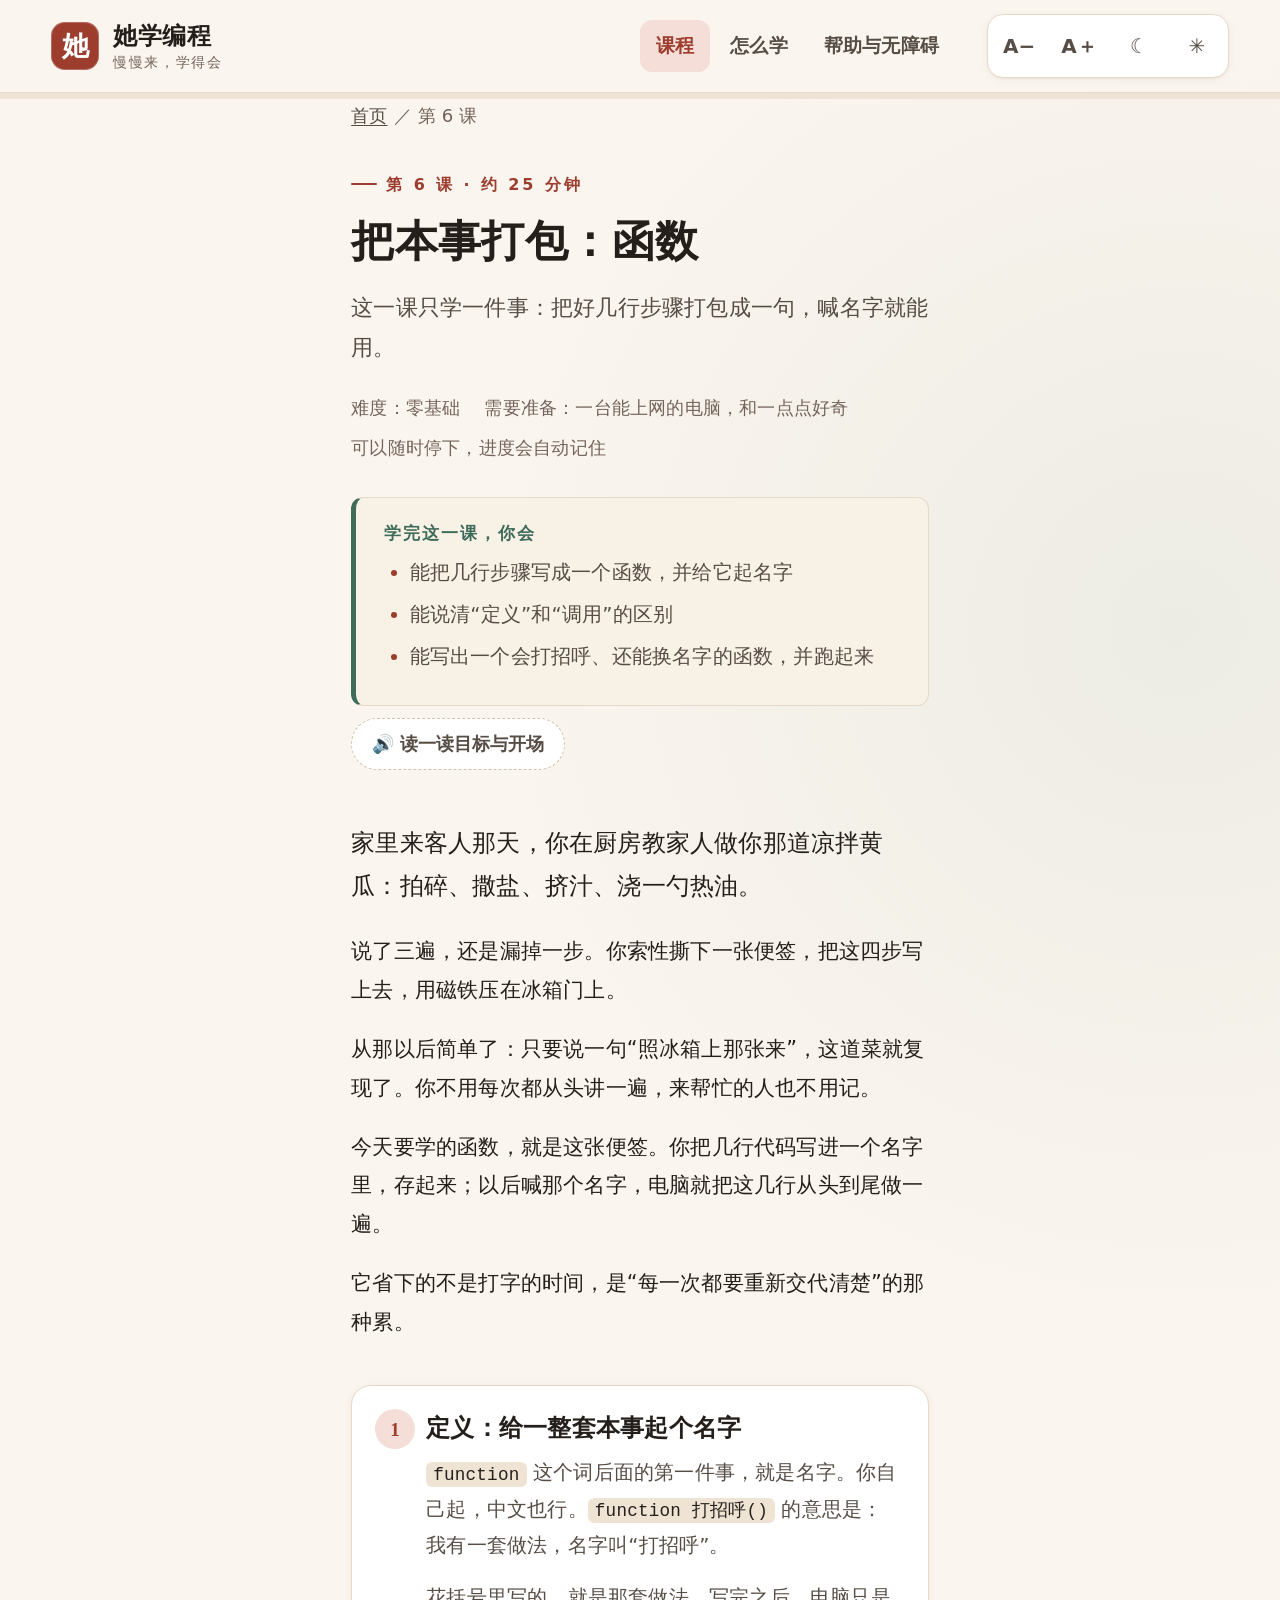
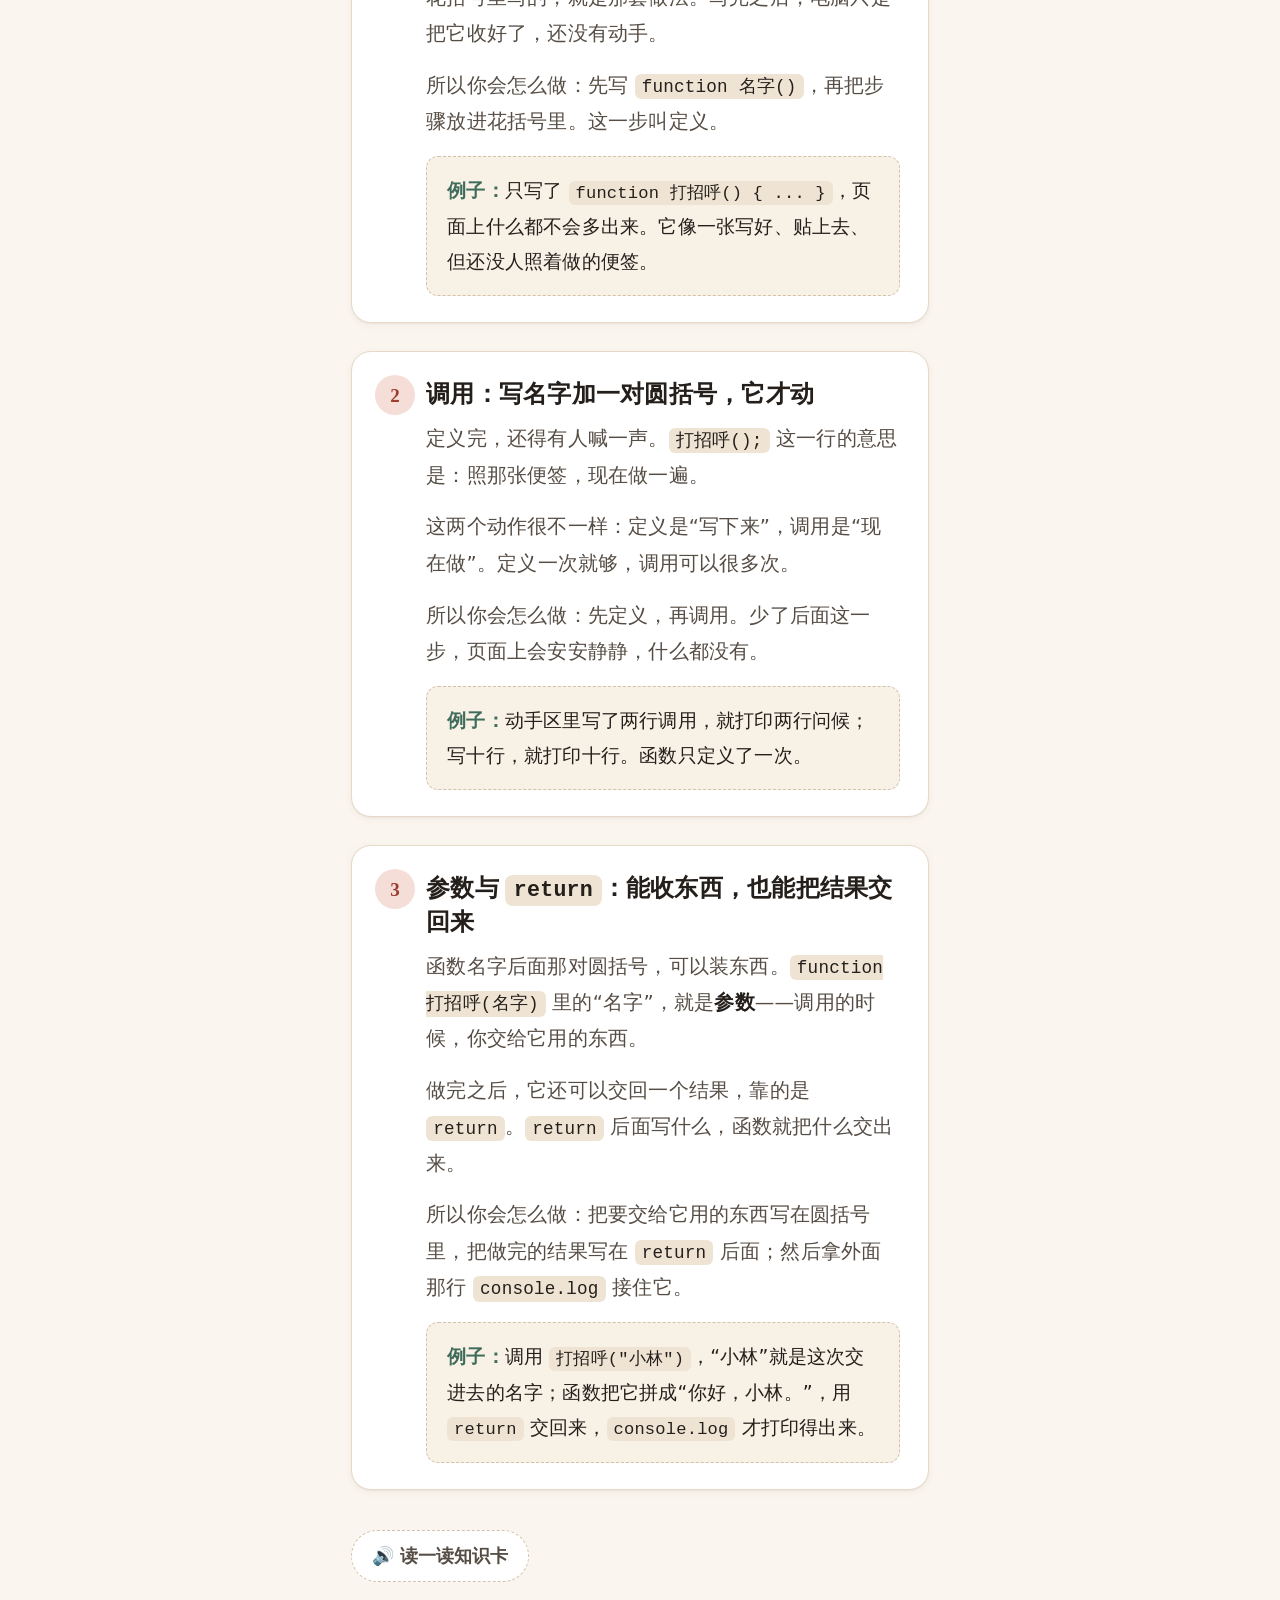
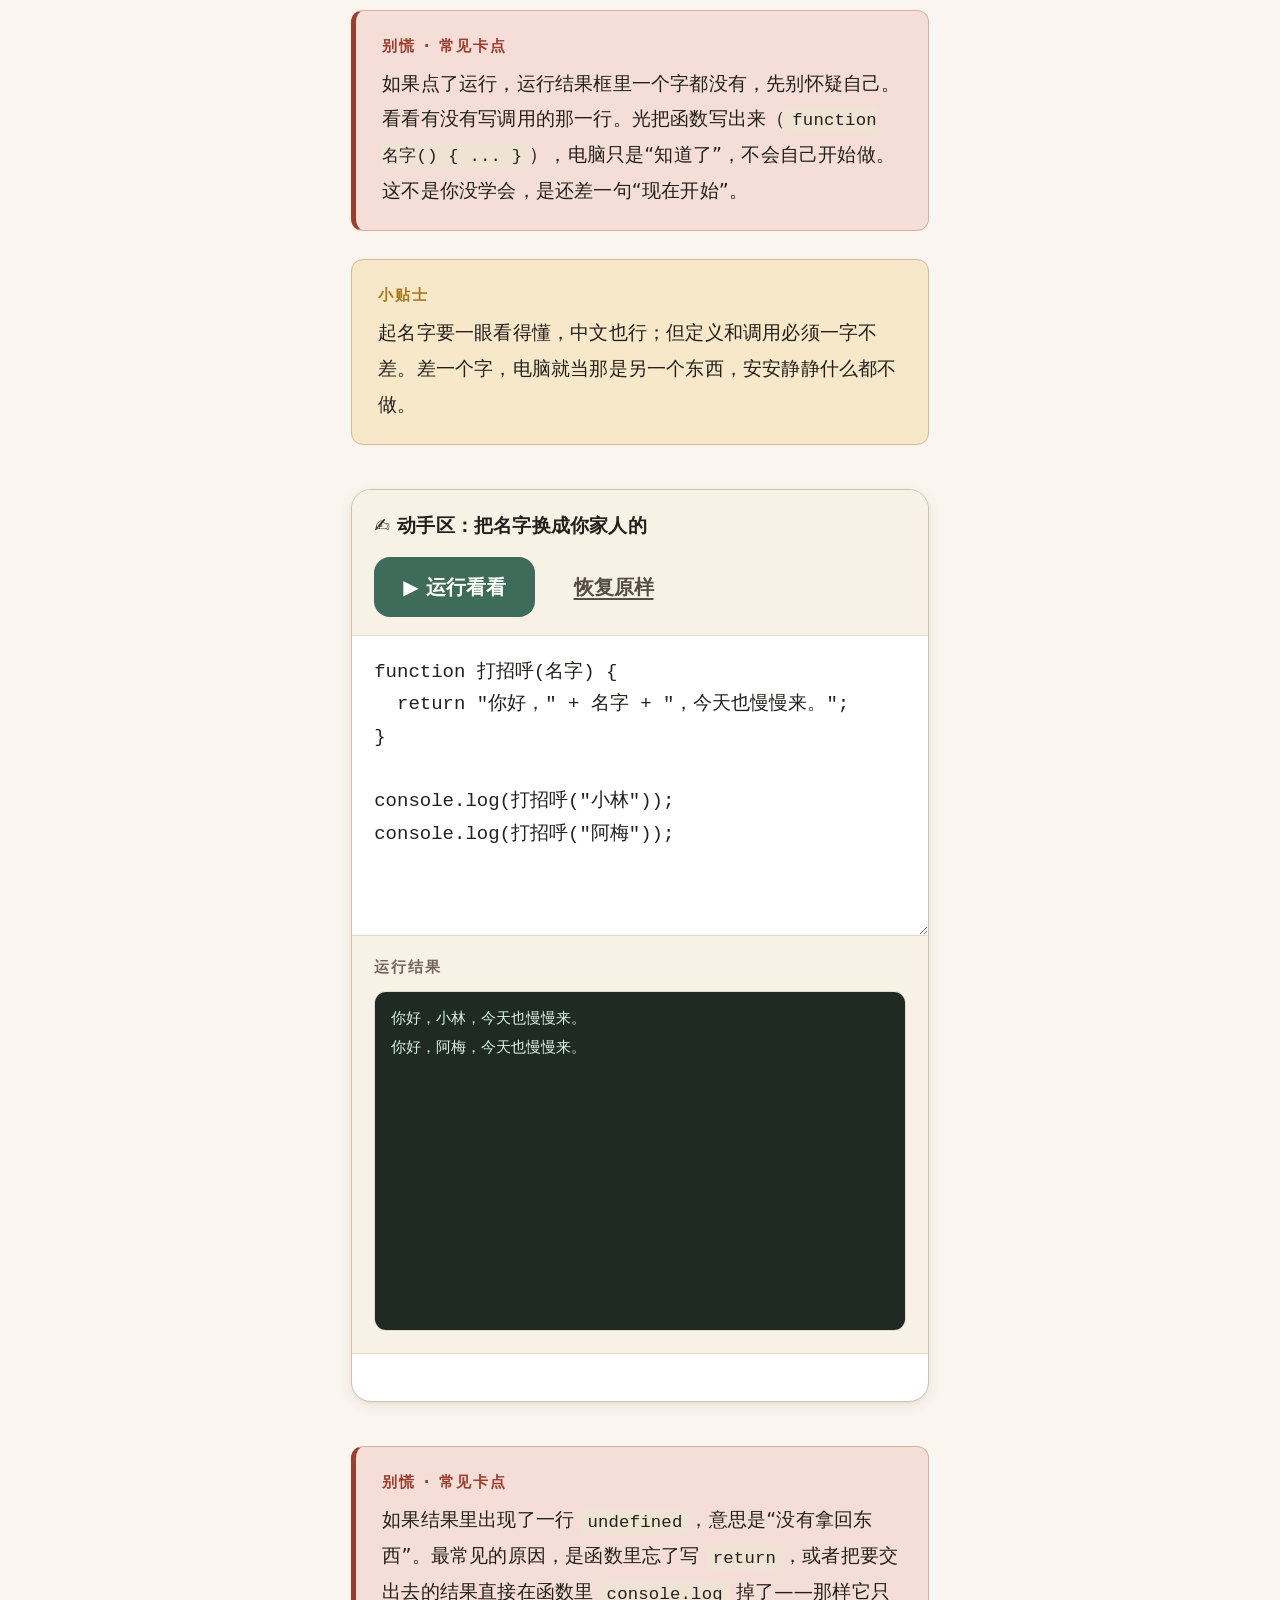
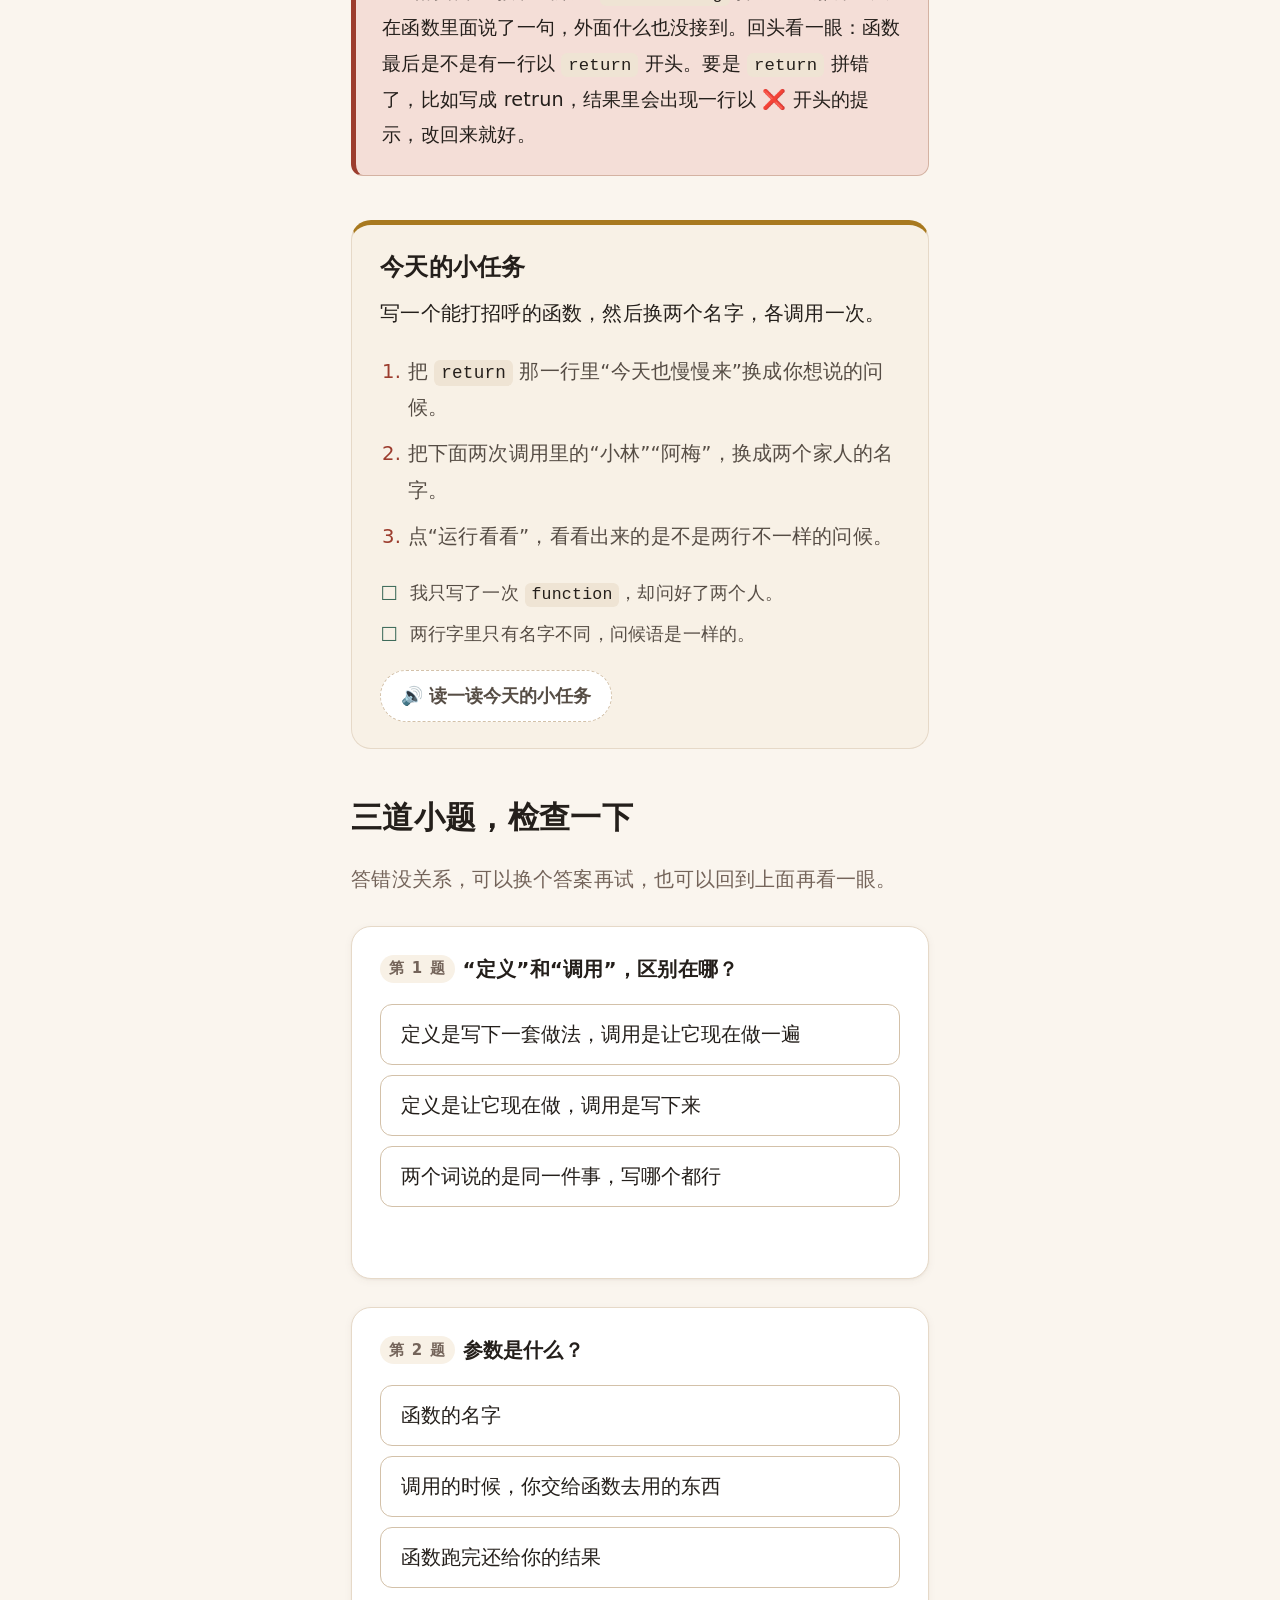
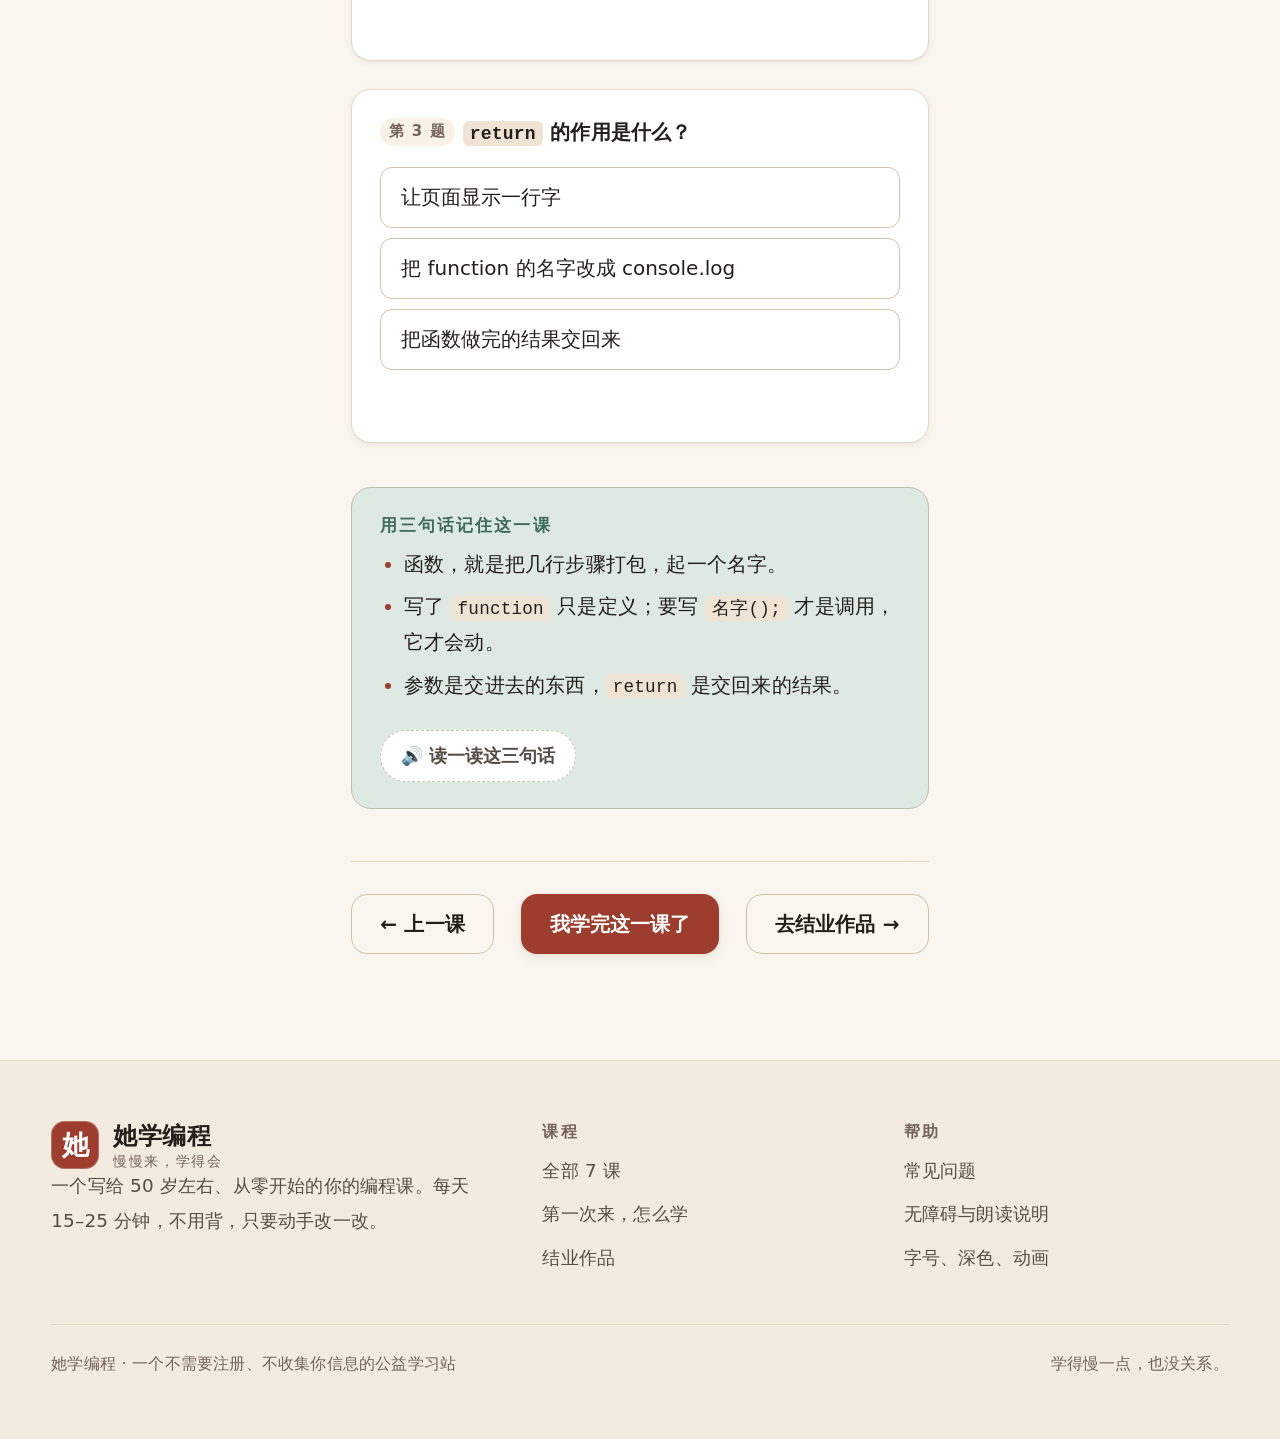
<file: lessons/lesson-6.html>
<!DOCTYPE html>
<html lang="zh-CN">
<head>
  <meta charset="UTF-8">
  <meta name="viewport" content="width=device-width, initial-scale=1">
  <title>第 6 课 · 把本事打包：函数｜她学编程</title>
  <meta name="description" content="零基础第六课：像把做菜的步骤写在一张便签上那样，把几行代码装进函数、起个名字，学会定义、调用和 return。">
  <meta property="og:type" content="website">
  <meta property="og:site_name" content="她学编程">
  <meta property="og:locale" content="zh_CN">
  <meta property="og:title" content="第 6 课 · 把本事打包：函数｜她学编程">
  <meta property="og:description" content="零基础第六课：像把做菜的步骤写在一张便签上那样，把几行代码装进函数、起个名字，学会定义、调用和 return。">
  <meta property="og:url" content="https://jarrettchen888.github.io/ta-xue-biancheng/lessons/lesson-6.html">
  <meta property="og:image" content="https://jarrettchen888.github.io/ta-xue-biancheng/assets/og-image.png">
  <meta property="og:image:width" content="1200">
  <meta property="og:image:height" content="630">
  <meta name="twitter:card" content="summary_large_image">
  <meta name="theme-color" content="#faf5ee">
  <link rel="icon" type="image/svg+xml" href="../assets/favicon.svg">
  <link rel="stylesheet" href="../assets/styles.css">
  <script>
    (function () {
      try {
        var s = JSON.parse(localStorage.getItem("hx.settings") || "{}");
        var root = document.documentElement;
        var sizes = [18, 20, 22, 25];
        root.style.fontSize = (sizes[s.font] || 20) + "px";
        root.setAttribute("data-theme", s.theme || (window.matchMedia && matchMedia("(prefers-color-scheme: dark)").matches ? "dark" : "light"));
        if (s.motion) root.setAttribute("data-motion", s.motion);
      } catch (e) {}
    })();
  </script>
</head>
<body class="lesson-page" data-lesson="6">
  <a class="skip-link" href="#main">跳到正文</a>

  <header class="site-header">
    <div class="wrap header-inner">
      <a class="brand" href="../index.html">
        <span class="brand-mark" aria-hidden="true">她</span>
        <span class="brand-text">她学编程<em>慢慢来，学得会</em></span>
      </a>
      <nav class="site-nav" aria-label="主导航">
        <a href="../index.html#course" aria-current="page">课程</a>
        <a href="../start.html">怎么学</a>
        <a href="../help.html">帮助与无障碍</a>
      </nav>
      <div class="ctrl-group" role="group" aria-label="阅读设置">
        <button class="ctrl" type="button" data-font="down" aria-label="A− 缩小字号" title="缩小字号">A−</button>
        <button class="ctrl" type="button" data-font="up" aria-label="A＋ 放大字号" title="放大字号">A＋</button>
        <button class="ctrl" type="button" data-theme-toggle aria-label="☾ 切换深色模式" aria-pressed="false" title="深色模式">☾</button>
        <button class="ctrl" type="button" data-motion-toggle aria-label="✳ 减少动画效果" aria-pressed="false" title="减少动画">✳</button>
      </div>
    </div>
  </header>

  <div class="course-progress" role="progressbar" aria-label="课程学习进度" aria-valuemin="0" aria-valuemax="7" aria-valuenow="0">
    <span class="course-progress-bar"></span>
  </div>

  <main id="main" class="wrap reading">
    <nav class="crumbs" aria-label="当前位置">
      <a href="../index.html">首页</a> ／ 第 6 课
    </nav>

    <header class="lesson-head">
      <p class="label">第 6 课 · 约 25 分钟</p>
      <h1>把本事打包：函数</h1>
      <p class="lede">这一课只学一件事：把好几行步骤打包成一句，喊名字就能用。</p>
      <ul class="lesson-meta">
        <li>难度：零基础</li>
        <li>需要准备：一台能上网的电脑，和一点点好奇</li>
        <li>可以随时停下，进度会自动记住</li>
      </ul>
      <div class="goal-box" id="lesson-goal">
        <h2>学完这一课，你会</h2>
        <ul>
          <li>能把几行步骤写成一个函数，并给它起名字</li>
          <li>能说清“定义”和“调用”的区别</li>
          <li>能写出一个会打招呼、还能换名字的函数，并跑起来</li>
        </ul>
      </div>
      <button class="btn-speak" type="button" data-speak="lesson-goal,lesson-intro">🔊 读一读目标与开场</button>
    </header>

    <section class="story" id="lesson-intro">
      <p class="story-open">家里来客人那天，你在厨房教家人做你那道凉拌黄瓜：拍碎、撒盐、挤汁、浇一勺热油。</p>
      <p>说了三遍，还是漏掉一步。你索性撕下一张便签，把这四步写上去，用磁铁压在冰箱门上。</p>
      <p>从那以后简单了：只要说一句“照冰箱上那张来”，这道菜就复现了。你不用每次都从头讲一遍，来帮忙的人也不用记。</p>
      <p>今天要学的函数，就是这张便签。你把几行代码写进一个名字里，存起来；以后喊那个名字，电脑就把这几行从头到尾做一遍。</p>
      <p>它省下的不是打字的时间，是“每一次都要重新交代清楚”的那种累。</p>
    </section>

    <section class="concepts" id="lesson-concepts" aria-label="这一课的知识点">
      <article class="concept">
        <span class="concept-num" aria-hidden="true">1</span>
        <h3>定义：给一整套本事起个名字</h3>
        <p><code>function</code> 这个词后面的第一件事，就是名字。你自己起，中文也行。<code>function 打招呼()</code> 的意思是：我有一套做法，名字叫“打招呼”。</p>
        <p>花括号里写的，就是那套做法。写完之后，电脑只是把它收好了，还没有动手。</p>
        <p>所以你会怎么做：先写 <code>function 名字()</code>，再把步骤放进花括号里。这一步叫定义。</p>
        <div class="example"><strong>例子：</strong>只写了 <code>function 打招呼() { ... }</code>，页面上什么都不会多出来。它像一张写好、贴上去、但还没人照着做的便签。</div>
      </article>

      <article class="concept">
        <span class="concept-num" aria-hidden="true">2</span>
        <h3>调用：写名字加一对圆括号，它才动</h3>
        <p>定义完，还得有人喊一声。<code>打招呼();</code> 这一行的意思是：照那张便签，现在做一遍。</p>
        <p>这两个动作很不一样：定义是“写下来”，调用是“现在做”。定义一次就够，调用可以很多次。</p>
        <p>所以你会怎么做：先定义，再调用。少了后面这一步，页面上会安安静静，什么都没有。</p>
        <div class="example"><strong>例子：</strong>动手区里写了两行调用，就打印两行问候；写十行，就打印十行。函数只定义了一次。</div>
      </article>

      <article class="concept">
        <span class="concept-num" aria-hidden="true">3</span>
        <h3>参数与 <code>return</code>：能收东西，也能把结果交回来</h3>
        <p>函数名字后面那对圆括号，可以装东西。<code>function 打招呼(名字)</code> 里的“名字”，就是<strong>参数</strong>——调用的时候，你交给它用的东西。</p>
        <p>做完之后，它还可以交回一个结果，靠的是 <code>return</code>。<code>return</code> 后面写什么，函数就把什么交出来。</p>
        <p>所以你会怎么做：把要交给它用的东西写在圆括号里，把做完的结果写在 <code>return</code> 后面；然后拿外面那行 <code>console.log</code> 接住它。</p>
        <div class="example"><strong>例子：</strong>调用 <code>打招呼("小林")</code>，“小林”就是这次交进去的名字；函数把它拼成“你好，小林。”，用 <code>return</code> 交回来，<code>console.log</code> 才打印得出来。</div>
      </article>
    
      <button class="btn-speak" type="button" data-speak="lesson-concepts">🔊 读一读知识卡</button>
    </section>

    <aside class="mistake" role="note">
      如果点了运行，运行结果框里一个字都没有，先别怀疑自己。看看有没有写调用的那一行。光把函数写出来（<code>function 名字() { ... }</code>），电脑只是“知道了”，不会自己开始做。这不是你没学会，是还差一句“现在开始”。
    </aside>

    <aside class="tip" aria-label="小提示">起名字要一眼看得懂，中文也行；但定义和调用必须一字不差。差一个字，电脑就当那是另一个东西，安安静静什么都不做。</aside>

    <section class="playground" data-playground="js" aria-label="动手试一试">
      <div class="pg-head">
        <p class="pg-title">✍️ 动手区：把名字换成你家人的</p>
        <div class="pg-actions">
          <button class="btn btn-run" type="button" data-run>▶ 运行看看</button>
          <button class="btn btn-quiet" type="button" data-reset>恢复原样</button>
        </div>
      </div>
      <label class="sr-only" for="pg-1">代码编辑区</label>
      <textarea class="pg-editor" id="pg-1" spellcheck="false" rows="8">function 打招呼(名字) {
  return "你好，" + 名字 + "，今天也慢慢来。";
}

console.log(打招呼("小林"));
console.log(打招呼("阿梅"));</textarea>
      <div class="pg-output">
        <p class="pg-output-label">运行结果</p>
        <iframe class="pg-frame" title="运行结果预览" sandbox="allow-scripts"></iframe>
        <pre class="pg-console" hidden></pre>
      </div>
      <p class="pg-status" role="status"></p>
    </section>

    <aside class="mistake" role="note">
      如果结果里出现了一行 <code>undefined</code>，意思是“没有拿回东西”。最常见的原因，是函数里忘了写 <code>return</code>，或者把要交出去的结果直接在函数里 <code>console.log</code> 掉了——那样它只在函数里面说了一句，外面什么也没接到。回头看一眼：函数最后是不是有一行以 <code>return</code> 开头。要是 <code>return</code> 拼错了，比如写成 retrun，结果里会出现一行以 ❌ 开头的提示，改回来就好。
    </aside>

    <section class="task" id="lesson-task" aria-label="小任务">
      <h3>今天的小任务</h3>
      <p>写一个能打招呼的函数，然后换两个名字，各调用一次。</p>
      <ol>
        <li>把 <code>return</code> 那一行里“今天也慢慢来”换成你想说的问候。</li>
        <li>把下面两次调用里的“小林”“阿梅”，换成两个家人的名字。</li>
        <li>点“运行看看”，看看出来的是不是两行不一样的问候。</li>
      </ol>
      <ul class="checklist">
        <li>我只写了一次 <code>function</code>，却问好了两个人。</li>
        <li>两行字里只有名字不同，问候语是一样的。</li>
      </ul>
    
      <button class="btn-speak" type="button" data-speak="lesson-task">🔊 读一读今天的小任务</button>
    </section>

    <section class="quizzes" aria-label="小测验">
      <h2>三道小题，检查一下</h2>
      <p class="muted">答错没关系，可以换个答案再试，也可以回到上面再看一眼。</p>

      <div class="quiz" data-quiz>
        <p class="quiz-q"><span class="quiz-no">第 1 题</span>“定义”和“调用”，区别在哪？</p>
        <div class="quiz-options">
          <button class="quiz-opt" type="button" data-correct="true">定义是写下一套做法，调用是让它现在做一遍</button>
          <button class="quiz-opt" type="button" data-correct="false">定义是让它现在做，调用是写下来</button>
          <button class="quiz-opt" type="button" data-correct="false">两个词说的是同一件事，写哪个都行</button>
        </div>
        <p class="quiz-feedback" role="status" data-ok="定义像把步骤贴在冰箱上，调用像说一句“照那张做”。缺一样，菜都出不来。" data-no="想一想那张便签：写便签，和照着便签做，是同一个动作吗？"></p>
      </div>

      <div class="quiz" data-quiz>
        <p class="quiz-q"><span class="quiz-no">第 2 题</span>参数是什么？</p>
        <div class="quiz-options">
          <button class="quiz-opt" type="button" data-correct="false">函数的名字</button>
          <button class="quiz-opt" type="button" data-correct="true">调用的时候，你交给函数去用的东西</button>
          <button class="quiz-opt" type="button" data-correct="false">函数跑完还给你的结果</button>
        </div>
        <p class="quiz-feedback" role="status" data-ok="参数是交进去的东西。调用打招呼的时候，圆括号里的“小林”，就是这一次你交给它的名字。" data-no="看看圆括号里的“小林”：它是函数自己知道的，还是你交给它的？"></p>
      </div>

      <div class="quiz" data-quiz>
        <p class="quiz-q"><span class="quiz-no">第 3 题</span><code>return</code> 的作用是什么？</p>
        <div class="quiz-options">
          <button class="quiz-opt" type="button" data-correct="false">让页面显示一行字</button>
          <button class="quiz-opt" type="button" data-correct="false">把 function 的名字改成 console.log</button>
          <button class="quiz-opt" type="button" data-correct="true">把函数做完的结果交回来</button>
        </div>
        <p class="quiz-feedback" role="status" data-ok="return 是函数的出口。没有它，函数做完了也拿不出结果，外面只能看到 undefined。" data-no="想让外面那行 console.log 打印出结果，函数得先把结果交给谁？"></p>
      </div>
    </section>

    <section class="recap" id="lesson-recap" aria-label="这一课的三句话">
      <h3>用三句话记住这一课</h3>
      <ul>
        <li>函数，就是把几行步骤打包，起一个名字。</li>
        <li>写了 <code>function</code> 只是定义；要写 <code>名字();</code> 才是调用，它才会动。</li>
        <li>参数是交进去的东西，<code>return</code> 是交回来的结果。</li>
      </ul>
          <button class="btn-speak" type="button" data-speak="lesson-recap">🔊 读一读这三句话</button>
    </section>

    <nav class="lesson-nav" aria-label="课程导航">
      <div class="nav-pair">
        <a class="btn btn-ghost" href="lesson-5.html">← 上一课</a>
      </div>
      <button class="btn btn-primary" type="button" data-complete="6">我学完这一课了</button>
      <div class="nav-pair">
        <a class="btn btn-ghost" href="../project.html">去结业作品 →</a>
      </div>
    </nav>
  </main>

  <footer class="site-footer">
    <div class="wrap">
      <div class="footer-grid">
        <div class="footer-brand">
          <a class="brand" href="../index.html">
            <span class="brand-mark" aria-hidden="true">她</span>
            <span class="brand-text">她学编程<em>慢慢来，学得会</em></span>
          </a>
          <p>一个写给 50 岁左右、从零开始的你的编程课。每天 15–25 分钟，不用背，只要动手改一改。</p>
        </div>
        <div class="footer-col">
          <h3>课程</h3>
          <ul>
            <li><a href="../index.html#course">全部 7 课</a></li>
            <li><a href="../start.html">第一次来，怎么学</a></li>
            <li><a href="../project.html">结业作品</a></li>
          </ul>
        </div>
        <div class="footer-col">
          <h3>帮助</h3>
          <ul>
            <li><a href="../help.html">常见问题</a></li>
            <li><a href="../help.html#accessibility">无障碍与朗读说明</a></li>
            <li><a href="../help.html#settings">字号、深色、动画</a></li>
          </ul>
        </div>
      </div>
      <div class="footer-bottom">
        <span>她学编程 · 一个不需要注册、不收集你信息的公益学习站</span>
        <span>学得慢一点，也没关系。</span>
      </div>
    </div>
  </footer>

  <script src="../assets/app.js" defer></script>
</body>
</html>
</file>
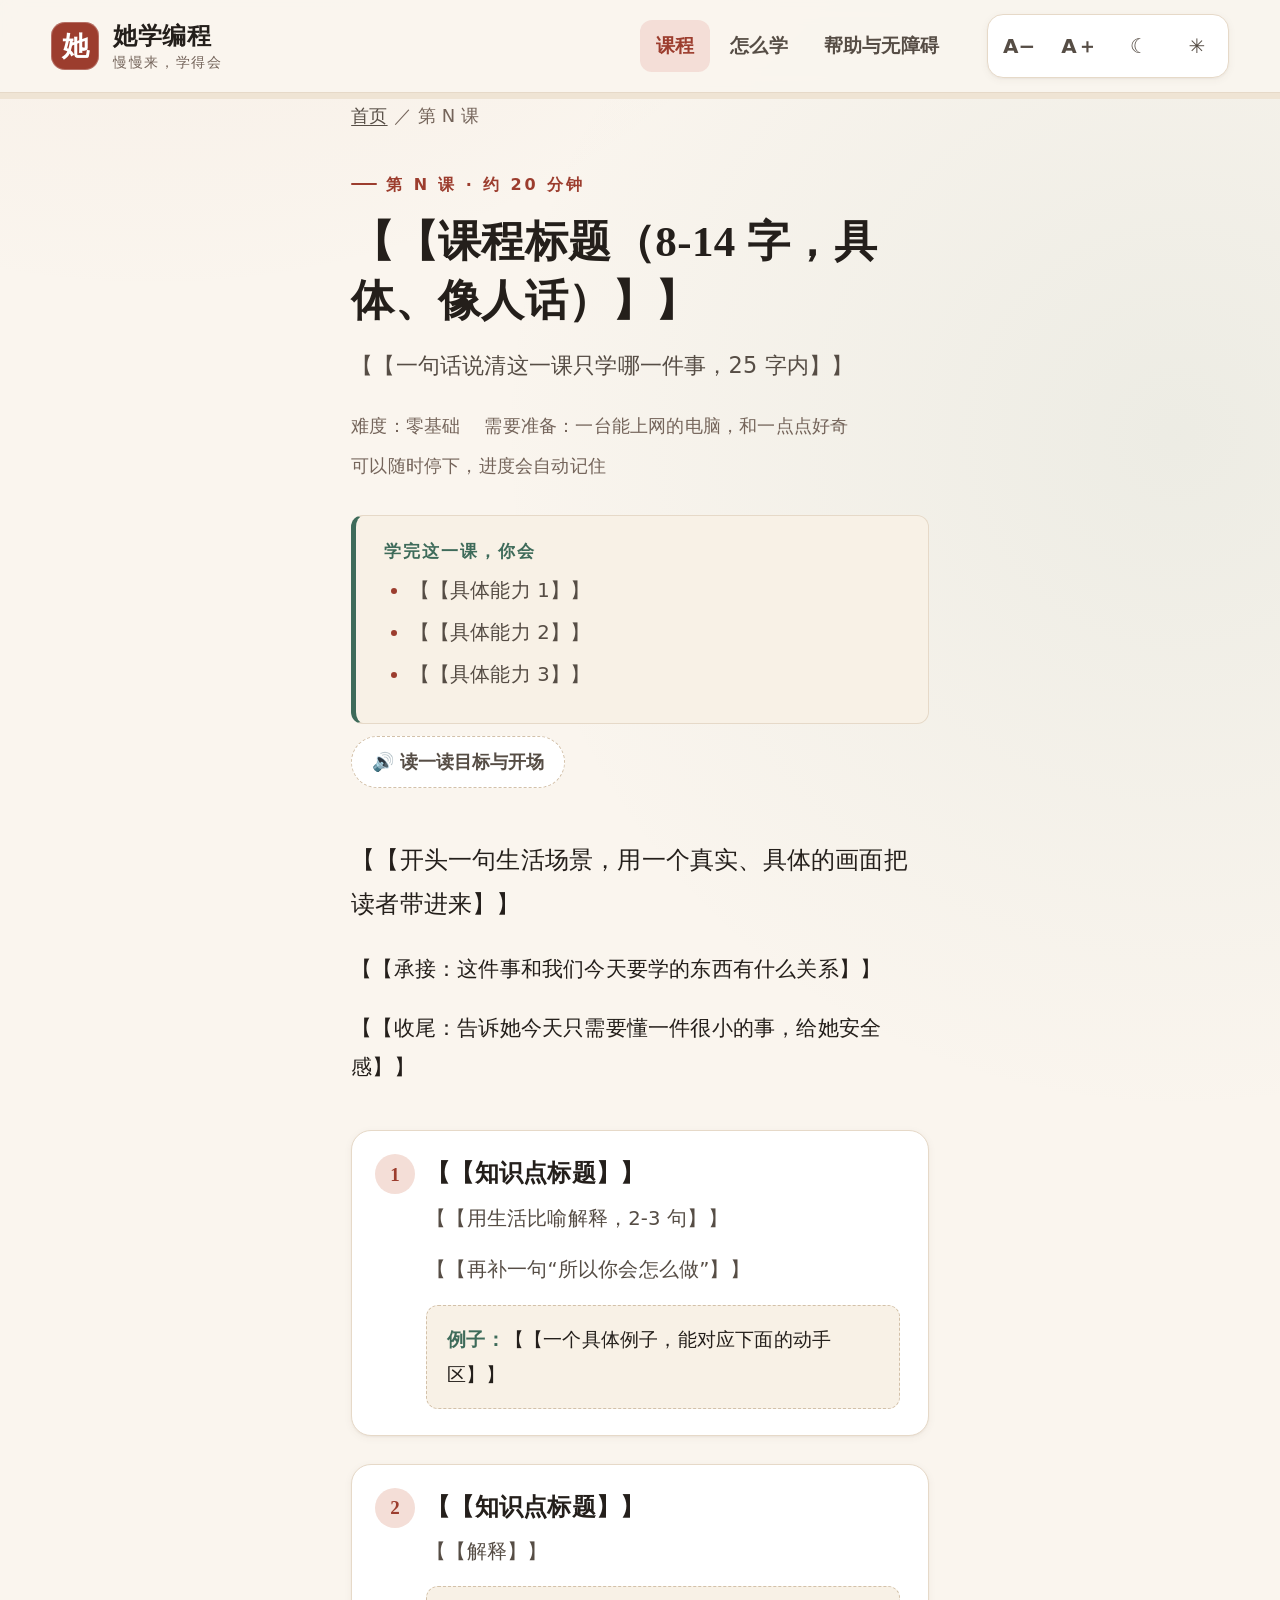
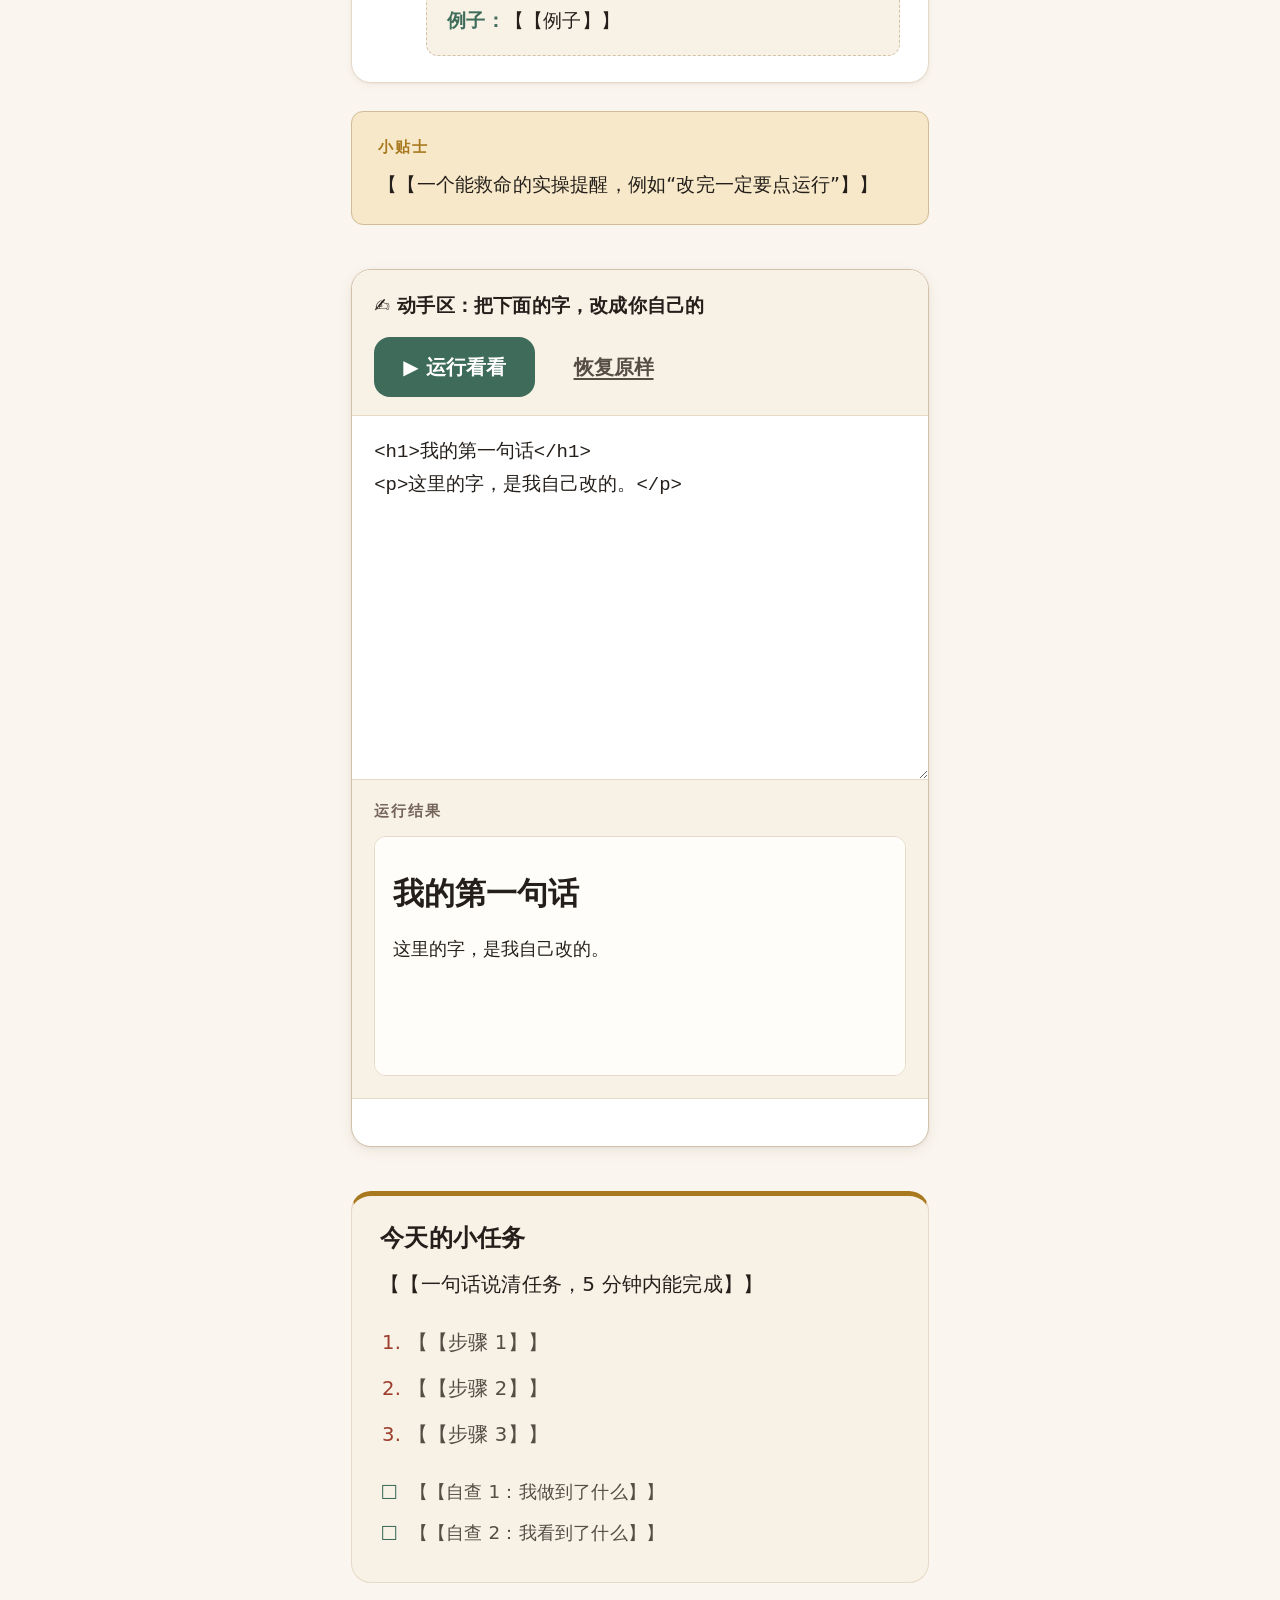
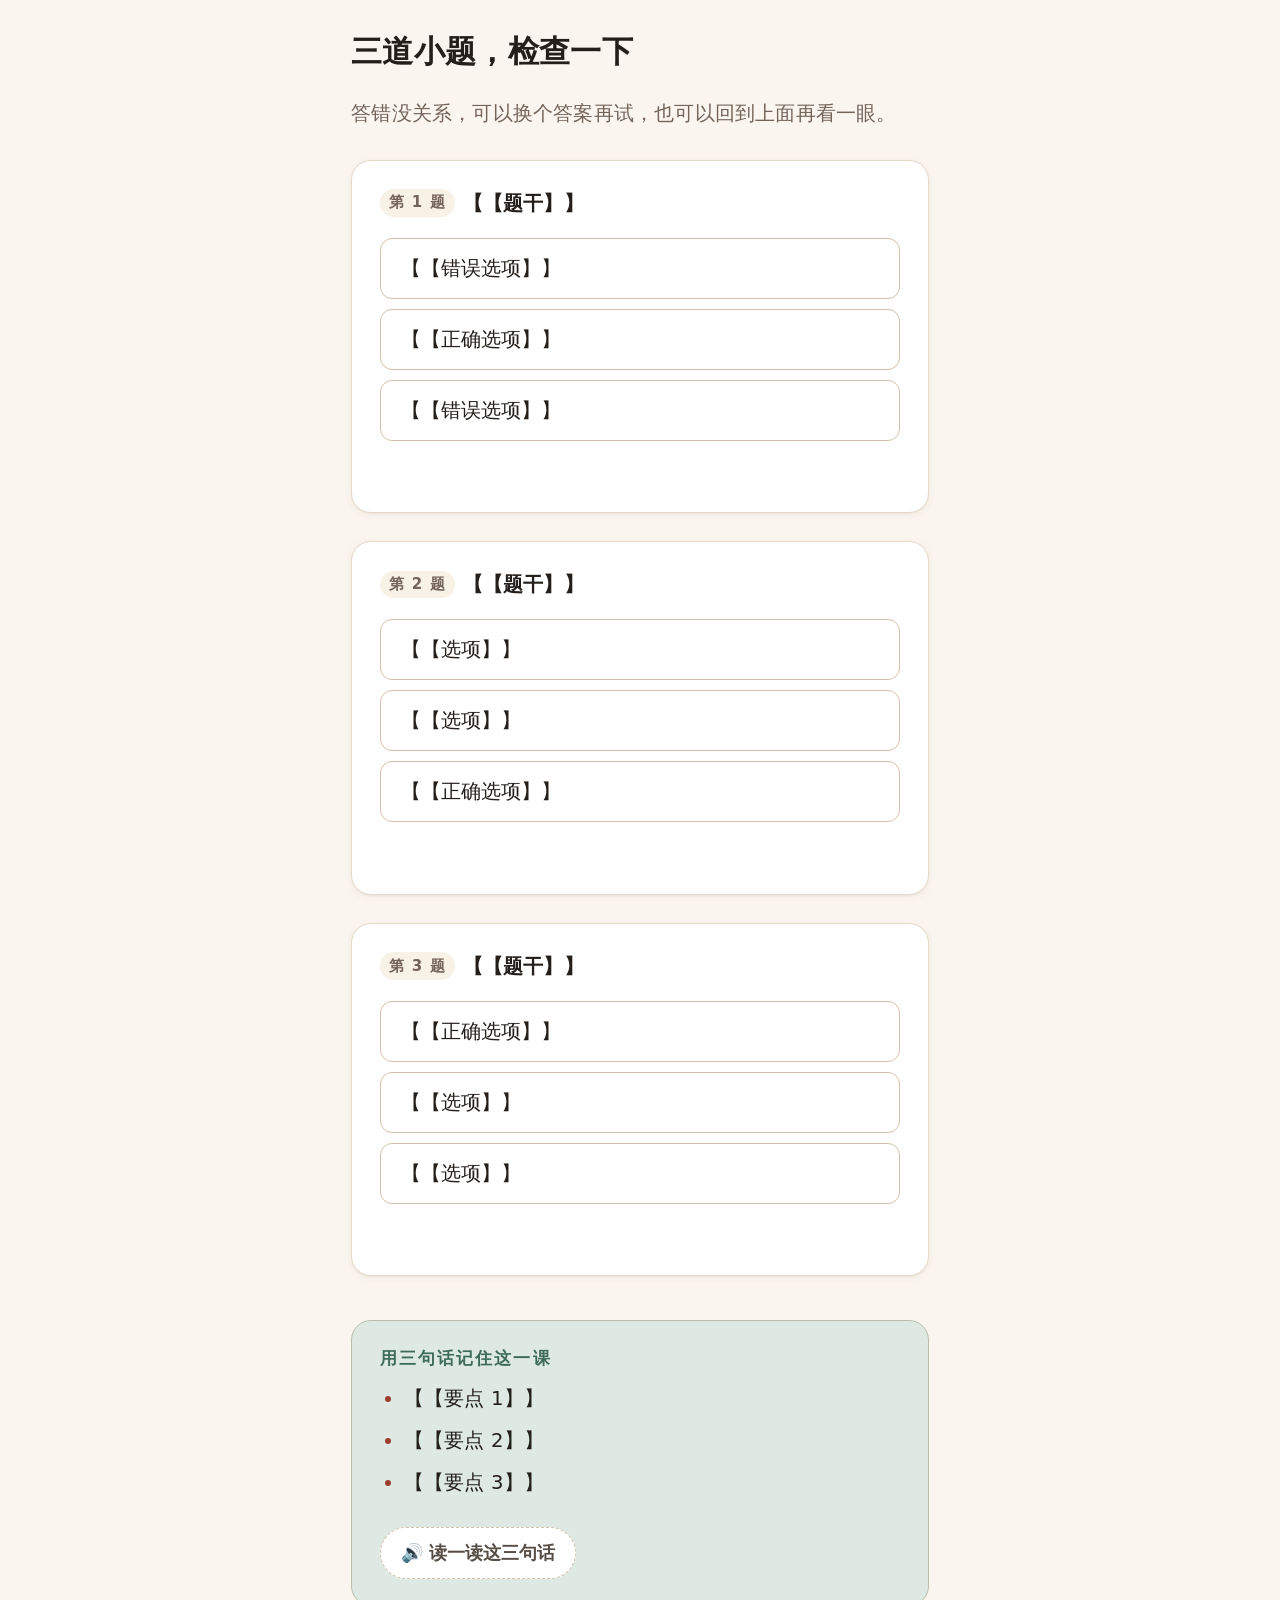
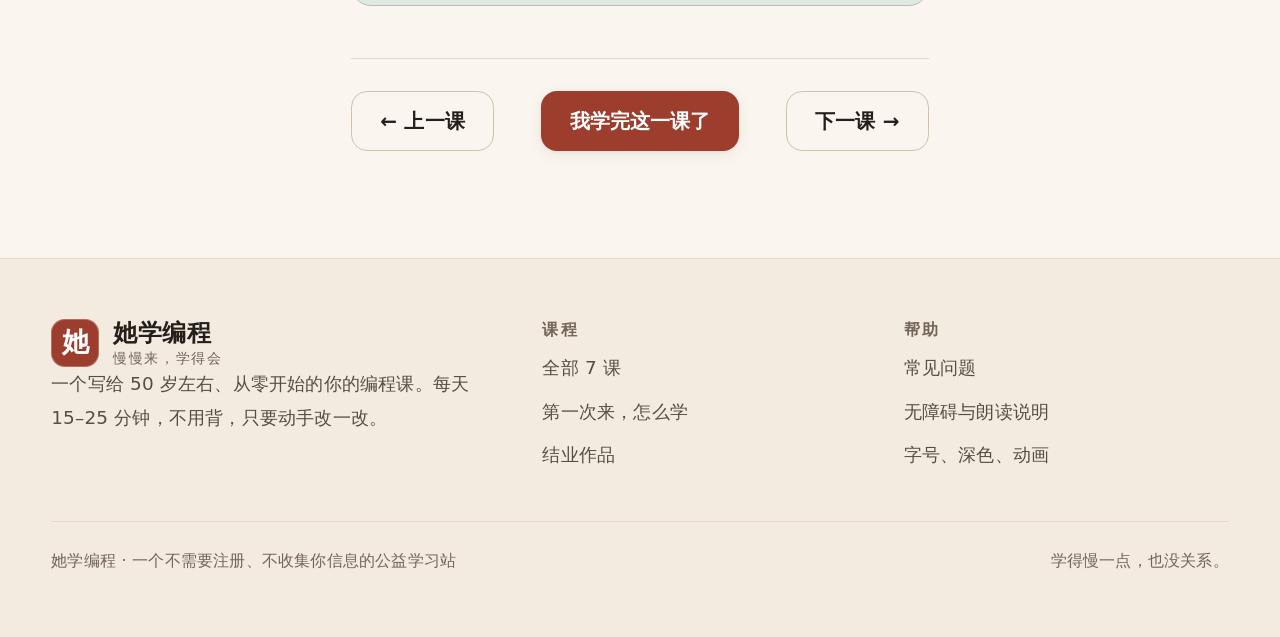
<file: tools/_template.html>
<!DOCTYPE html>
<!--
  ============================================================
  课程页模板（不要直接发布这个文件，请复制成 lesson-N.html）
  用法：把所有 【【…】】 替换成真实内容；固定区块原样保留。
  可用的样式类都在 assets/styles.css 里，不要自己加 <style>。
  ============================================================
-->
<html lang="zh-CN">
<head>
  <meta charset="UTF-8">
  <meta name="viewport" content="width=device-width, initial-scale=1">
  <title>第 N 课 · 【【课程标题】】｜她学编程</title>
  <meta name="description" content="【【一句话说明本课学什么，30-60 字】】">
  <meta name="theme-color" content="#faf5ee">
  <link rel="icon" type="image/svg+xml" href="../assets/favicon.svg">
  <link rel="stylesheet" href="../assets/styles.css">
  <script>
    /* 在页面画出之前先应用阅读设置，避免闪一下 */
    (function () {
      try {
        var s = JSON.parse(localStorage.getItem("hx.settings") || "{}");
        var root = document.documentElement;
        var sizes = [18, 20, 22, 25];
        root.style.fontSize = (sizes[s.font] || 20) + "px";
        root.setAttribute("data-theme", s.theme || (window.matchMedia && matchMedia("(prefers-color-scheme: dark)").matches ? "dark" : "light"));
        if (s.motion) root.setAttribute("data-motion", s.motion);
      } catch (e) {}
    })();
  </script>
</head>
<body class="lesson-page" data-lesson="N">
  <a class="skip-link" href="#main">跳到正文</a>

  <!-- ========== 页头（固定，不要改） ========== -->
  <header class="site-header">
    <div class="wrap header-inner">
      <a class="brand" href="../index.html">
        <span class="brand-mark" aria-hidden="true">她</span>
        <span class="brand-text">她学编程<em>慢慢来，学得会</em></span>
      </a>
      <nav class="site-nav" aria-label="主导航">
        <a href="../index.html#course" aria-current="page">课程</a>
        <a href="../start.html">怎么学</a>
        <a href="../help.html">帮助与无障碍</a>
      </nav>
      <div class="ctrl-group" role="group" aria-label="阅读设置">
        <button class="ctrl" type="button" data-font="down" aria-label="A− 缩小字号" title="缩小字号">A−</button>
        <button class="ctrl" type="button" data-font="up" aria-label="A＋ 放大字号" title="放大字号">A＋</button>
        <button class="ctrl" type="button" data-theme-toggle aria-label="☾ 切换深色模式" aria-pressed="false" title="深色模式">☾</button>
        <button class="ctrl" type="button" data-motion-toggle aria-label="✳ 减少动画效果" aria-pressed="false" title="减少动画">✳</button>
      </div>
    </div>
  </header>

  <div class="course-progress" role="progressbar" aria-label="课程学习进度" aria-valuemin="0" aria-valuemax="7" aria-valuenow="0">
    <span class="course-progress-bar"></span>
  </div>

  <main id="main" class="wrap reading">
    <nav class="crumbs" aria-label="当前位置">
      <a href="../index.html">首页</a> ／ 第 N 课
    </nav>

    <!-- ========== 1. 课程头部 ========== -->
    <header class="lesson-head">
      <p class="label">第 N 课 · 约 20 分钟</p>
      <h1>【【课程标题（8-14 字，具体、像人话）】】</h1>
      <p class="lede">【【一句话说清这一课只学哪一件事，25 字内】】</p>
      <ul class="lesson-meta">
        <li>难度：零基础</li>
        <li>需要准备：一台能上网的电脑，和一点点好奇</li>
        <li>可以随时停下，进度会自动记住</li>
      </ul>
      <div class="goal-box" id="lesson-goal">
        <h2>学完这一课，你会</h2>
        <ul>
          <li>【【具体能力 1】】</li>
          <li>【【具体能力 2】】</li>
          <li>【【具体能力 3】】</li>
        </ul>
      </div>
      <button class="btn-speak" type="button" data-speak="lesson-goal,lesson-intro">🔊 读一读目标与开场</button>
    </header>

    <!-- ========== 2. 生活故事（150-250 字，先共情再讲知识） ========== -->
    <section class="story" id="lesson-intro">
      <p class="story-open">【【开头一句生活场景，用一个真实、具体的画面把读者带进来】】</p>
      <p>【【承接：这件事和我们今天要学的东西有什么关系】】</p>
      <p>【【收尾：告诉她今天只需要懂一件很小的事，给她安全感】】</p>
    </section>

    <!-- ========== 3. 知识卡：2-3 张，一张只讲一个点 ========== -->
    <section class="concepts" aria-label="这一课的知识点">
      <article class="concept">
        <span class="concept-num" aria-hidden="true">1</span>
        <h3>【【知识点标题】】</h3>
        <p>【【用生活比喻解释，2-3 句】】</p>
        <p>【【再补一句“所以你会怎么做”】】</p>
        <div class="example"><strong>例子：</strong>【【一个具体例子，能对应下面的动手区】】</div>
      </article>

      <article class="concept">
        <span class="concept-num" aria-hidden="true">2</span>
        <h3>【【知识点标题】】</h3>
        <p>【【解释】】</p>
        <div class="example"><strong>例子：</strong>【【例子】】</div>
      </article>
    </section>

    <!-- 可选：小贴士 / 说明 / 常见卡点，按需使用（最多两个） -->
    <aside class="tip" aria-label="小提示">【【一个能救命的实操提醒，例如“改完一定要点运行”】】</aside>

    <!-- ========== 4. 动手区 ==========
      data-playground="html" → 下面文本框里写 HTML/CSS，会实时显示成网页
      data-playground="js"  → 下面文本框里写 JavaScript，用 console.log 输出，结果显示在深色输出框
      id 要唯一（不同页可以都叫 pg-1，但同一页多个要给不同 id）
      textarea 里的 &lt; 不用转义，可以原样写 HTML 标签。
    -->
    <section class="playground" data-playground="html" aria-label="动手试一试">
      <div class="pg-head">
        <p class="pg-title">✍️ 动手区：把下面的字，改成你自己的</p>
        <div class="pg-actions">
          <button class="btn btn-run" type="button" data-run>▶ 运行看看</button>
          <button class="btn btn-quiet" type="button" data-reset>恢复原样</button>
        </div>
      </div>
      <label class="sr-only" for="pg-1">代码编辑区</label>
      <textarea class="pg-editor" id="pg-1" spellcheck="false" rows="10"><h1>我的第一句话</h1>
<p>这里的字，是我自己改的。</p></textarea>
      <div class="pg-output">
        <p class="pg-output-label">运行结果</p>
        <iframe class="pg-frame" title="运行结果预览" sandbox="allow-scripts"></iframe>
        <pre class="pg-console" hidden></pre>
      </div>
      <p class="pg-status" role="status"></p>
    </section>

    <!-- ========== 5. 小任务（一个就好，能立刻做完） ========== -->
    <section class="task" aria-label="小任务">
      <h3>今天的小任务</h3>
      <p>【【一句话说清任务，5 分钟内能完成】】</p>
      <ol>
        <li>【【步骤 1】】</li>
        <li>【【步骤 2】】</li>
        <li>【【步骤 3】】</li>
      </ol>
      <ul class="checklist">
        <li>【【自查 1：我做到了什么】】</li>
        <li>【【自查 2：我看到了什么】】</li>
      </ul>
    </section>

    <!-- ========== 6. 三道小测验：每题只能有一个 data-correct="true" ========== -->
    <section class="quizzes" aria-label="小测验">
      <h2>三道小题，检查一下</h2>
      <p class="muted">答错没关系，可以换个答案再试，也可以回到上面再看一眼。</p>

      <div class="quiz" data-quiz>
        <p class="quiz-q"><span class="quiz-no">第 1 题</span>【【题干】】</p>
        <div class="quiz-options">
          <button class="quiz-opt" type="button" data-correct="false">【【错误选项】】</button>
          <button class="quiz-opt" type="button" data-correct="true">【【正确选项】】</button>
          <button class="quiz-opt" type="button" data-correct="false">【【错误选项】】</button>
        </div>
        <p class="quiz-feedback" role="status" data-ok="【【答对后的解释，1 句】】" data-no="【【答错后的提示，只提示、不直接给答案】】"></p>
      </div>

      <div class="quiz" data-quiz>
        <p class="quiz-q"><span class="quiz-no">第 2 题</span>【【题干】】</p>
        <div class="quiz-options">
          <button class="quiz-opt" type="button" data-correct="false">【【选项】】</button>
          <button class="quiz-opt" type="button" data-correct="false">【【选项】】</button>
          <button class="quiz-opt" type="button" data-correct="true">【【正确选项】】</button>
        </div>
        <p class="quiz-feedback" role="status" data-ok="【【解释】】" data-no="【【提示】】"></p>
      </div>

      <div class="quiz" data-quiz>
        <p class="quiz-q"><span class="quiz-no">第 3 题</span>【【题干】】</p>
        <div class="quiz-options">
          <button class="quiz-opt" type="button" data-correct="true">【【正确选项】】</button>
          <button class="quiz-opt" type="button" data-correct="false">【【选项】】</button>
          <button class="quiz-opt" type="button" data-correct="false">【【选项】】</button>
        </div>
        <p class="quiz-feedback" role="status" data-ok="【【解释】】" data-no="【【提示】】"></p>
      </div>
    </section>

    <!-- ========== 7. 三句话回顾 ========== -->
    <section class="recap" id="lesson-recap" aria-label="这一课的三句话">
      <h3>用三句话记住这一课</h3>
      <ul>
        <li>【【要点 1】】</li>
        <li>【【要点 2】】</li>
        <li>【【要点 3】】</li>
      </ul>
          <button class="btn-speak" type="button" data-speak="lesson-recap">🔊 读一读这三句话</button>
    </section>

    <!-- ========== 8. 底部导航（首课删掉“上一课”，末课下一课指到结业作品） ========== -->
    <nav class="lesson-nav" aria-label="课程导航">
      <div class="nav-pair">
        <a class="btn btn-ghost" href="lesson-0.html">← 上一课</a>
      </div>
      <button class="btn btn-primary" type="button" data-complete="N">我学完这一课了</button>
      <div class="nav-pair">
        <a class="btn btn-ghost" href="lesson-2.html">下一课 →</a>
      </div>
    </nav>
  </main>

  <!-- ========== 页脚（固定，不要改） ========== -->
  <footer class="site-footer">
    <div class="wrap">
      <div class="footer-grid">
        <div class="footer-brand">
          <a class="brand" href="../index.html">
            <span class="brand-mark" aria-hidden="true">她</span>
            <span class="brand-text">她学编程<em>慢慢来，学得会</em></span>
          </a>
          <p>一个写给 50 岁左右、从零开始的你的编程课。每天 15–25 分钟，不用背，只要动手改一改。</p>
        </div>
        <div class="footer-col">
          <h3>课程</h3>
          <ul>
            <li><a href="../index.html#course">全部 7 课</a></li>
            <li><a href="../start.html">第一次来，怎么学</a></li>
            <li><a href="../project.html">结业作品</a></li>
          </ul>
        </div>
        <div class="footer-col">
          <h3>帮助</h3>
          <ul>
            <li><a href="../help.html">常见问题</a></li>
            <li><a href="../help.html#accessibility">无障碍与朗读说明</a></li>
            <li><a href="../help.html#settings">字号、深色、动画</a></li>
          </ul>
        </div>
      </div>
      <div class="footer-bottom">
        <span>她学编程 · 一个不需要注册、不收集你信息的公益学习站</span>
        <span>学得慢一点，也没关系。</span>
      </div>
    </div>
  </footer>

  <script src="../assets/app.js" defer></script>
</body>
</html>
</file>
<file: assets/styles.css>
/* ============================================================
   她学编程 · 设计系统
   目标读者：50 岁左右、零基础的中文女性学习者
   设计原则：大字号、高对比、宽行距、少而清晰的信息、温暖不幼稚
   ============================================================ */

/* ---------- 1. 颜色与尺寸变量 ---------- */
:root {
  /* 米色纸感（默认主题） */
  --bg: #faf5ee;
  --bg-soft: #f3ebdf;
  --surface: #ffffff;
  --surface-2: #f8f1e6;
  --surface-3: #efe4d4;
  --ink: #241f1b;
  --ink-soft: #564d45;
  --ink-faint: #74645a;
  --line: #e6d9c8;
  --line-strong: #d3c1a9;

  /* 品牌色 */
  --brand: #9c3d2e;
  --brand-strong: #7c2f23;
  --brand-soft: #f4ded7;
  --sage: #3e6b5a;
  --sage-soft: #dde9e2;
  --gold: #a8791f;
  --gold-soft: #f6e8c8;
  --focus: #1d5ad6;

  /* 按钮语义色 */
  --btn-bg: #9c3d2e;
  --btn-fg: #ffffff;
  --btn-bg-hover: #7c2f23;
  --btn-run-bg: #3e6b5a;
  --btn-run-bg-hover: #325648;

  /* 字体 */
  --font-serif: "Songti SC", "Noto Serif SC", "Source Han Serif SC", "STSong", "SimSun", Georgia, serif;
  --font-sans: "PingFang SC", "Noto Sans SC", "Hiragino Sans GB", "Microsoft YaHei", system-ui, -apple-system, sans-serif;
  --font-mono: "SFMono-Regular", Menlo, Consolas, "Courier New", monospace;

  /* 排版 */
  --reading-width: 34rem;
  --wide-width: 72rem;
  --gutter: clamp(1.1rem, 4vw, 2.6rem);
  --radius: 1rem;
  --radius-sm: 0.6rem;
  --radius-lg: 1.4rem;

  /* 阴影 */
  --shadow-sm: 0 1px 2px rgba(70, 50, 30, 0.05), 0 2px 8px rgba(70, 50, 30, 0.05);
  --shadow-md: 0 4px 14px rgba(70, 50, 30, 0.08), 0 1px 3px rgba(70, 50, 30, 0.06);
  --shadow-lg: 0 18px 40px rgba(70, 50, 30, 0.12);

  color-scheme: light;
}

/* 深色主题 */
html[data-theme="dark"] {
  --bg: #191512;
  --bg-soft: #211b17;
  --surface: #252019;
  --surface-2: #2c251f;
  --surface-3: #352c24;
  --ink: #f4ebdf;
  --ink-soft: #d4c6b6;
  --ink-faint: #a99a8a;
  --line: #3d332b;
  --line-strong: #55473b;

  --brand: #e79f8b;
  --brand-strong: #f2b8a6;
  --brand-soft: #45291f;
  --sage: #93c3ad;
  --sage-soft: #22322b;
  --gold: #e5bb6b;
  --gold-soft: #3a2f16;
  --focus: #8ab4ff;

  --btn-bg: #d0664c;
  --btn-fg: #1b1815;
  --btn-bg-hover: #e07a5f;
  --btn-run-bg: #7fb39c;
  --btn-run-bg-hover: #93c3ad;

  color-scheme: dark;
}

/* ---------- 2. 基础重置与排版 ---------- */
*,
*::before,
*::after {
  box-sizing: border-box;
}

html {
  /* JS 会把这里改成 18px / 20px / 22px / 25px */
  font-size: 20px;
  -webkit-text-size-adjust: 100%;
  scroll-behavior: smooth;
}

body {
  margin: 0;
  background-color: var(--bg);
  background-image: radial-gradient(circle at 12% -10%, rgba(201, 138, 106, 0.12), transparent 42rem),
    radial-gradient(circle at 92% 8%, rgba(120, 156, 138, 0.1), transparent 34rem);
  background-repeat: no-repeat;
  color: var(--ink);
  font-family: var(--font-sans);
  font-size: 1rem;
  line-height: 1.85;
  letter-spacing: 0.01em;
  text-rendering: optimizeLegibility;
  -webkit-font-smoothing: antialiased;
  overflow-wrap: break-word;
}

/* 让所有文字都能被放大后正常换行 */
h1, h2, h3, h4, p, li, blockquote, figcaption, td, th {
  overflow-wrap: break-word;
}

h1, h2, h3, h4 {
  font-family: var(--font-serif);
  font-weight: 700;
  line-height: 1.35;
  margin: 0 0 0.7em;
  letter-spacing: 0.01em;
}

h1 { font-size: 2.15rem; }
h2 { font-size: 1.55rem; }
h3 { font-size: 1.2rem; }
h4 { font-size: 1.05rem; }

p, ul, ol {
  margin: 0 0 1.1em;
}

p:last-child {
  margin-bottom: 0;
}

ul, ol {
  padding-left: 1.4em;
}

li {
  margin-bottom: 0.5em;
}

li::marker {
  color: var(--brand);
}

strong {
  font-weight: 700;
  color: var(--ink);
}

a {
  color: var(--brand);
  text-decoration-thickness: 0.08em;
  text-underline-offset: 0.18em;
}

a:hover {
  color: var(--brand-strong);
}

abbr {
  text-decoration: underline dotted;
  cursor: help;
}

code, kbd, samp, pre {
  font-family: var(--font-mono);
  font-size: 0.9em;
}

code {
  background: var(--surface-3);
  color: var(--ink);
  padding: 0.15em 0.4em;
  border-radius: 0.35em;
  overflow-wrap: break-word;
}

kbd {
  border: 1px solid var(--line-strong);
  border-bottom-width: 2px;
  border-radius: 0.35em;
  padding: 0.05em 0.45em;
  background: var(--surface);
  font-size: 0.85em;
}

pre {
  margin: 0 0 1.2em;
  padding: 1.1rem 1.25rem;
  background: var(--surface);
  border: 1px solid var(--line);
  border-radius: var(--radius-sm);
  line-height: 1.7;
  tab-size: 2;
  white-space: pre-wrap;
  word-break: break-word;
}

pre code {
  background: none;
  padding: 0;
}

blockquote {
  margin: 0 0 1.2em;
  padding: 0.2em 0 0.2em 1.2em;
  border-left: 4px solid var(--line-strong);
  color: var(--ink-soft);
}

hr {
  border: 0;
  height: 1px;
  background: var(--line);
  margin: 2.5rem 0;
}

img, svg {
  max-width: 100%;
}

img {
  height: auto;
}

/* 焦点：任何时候用键盘操作都清楚可见 */
:focus-visible {
  outline: 3px solid var(--focus);
  outline-offset: 3px;
  border-radius: 0.4rem;
}

::selection {
  background: var(--brand-soft);
  color: var(--ink);
}

/* ---------- 3. 无障碍工具类 ---------- */
[hidden] {
  display: none !important;
}

.sr-only {
  position: absolute;
  width: 1px;
  height: 1px;
  padding: 0;
  margin: -1px;
  overflow: hidden;
  clip: rect(0, 0, 0, 0);
  white-space: nowrap;
  border: 0;
}

.skip-link {
  position: absolute;
  top: -100%;
  left: 1rem;
  z-index: 100;
  padding: 0.7rem 1.2rem;
  background: var(--brand);
  color: #fff;
  border-radius: 0 0 var(--radius-sm) var(--radius-sm);
  font-weight: 600;
  text-decoration: none;
}

.skip-link:focus {
  top: 0;
  color: #fff;
}

/* 减少动画：用户手动切换或系统偏好 */
html[data-motion="reduce"] *,
html[data-motion="reduce"] *::before,
html[data-motion="reduce"] *::after {
  animation-duration: 0.001ms !important;
  animation-iteration-count: 1 !important;
  transition-duration: 0.001ms !important;
  scroll-behavior: auto !important;
}

@media (prefers-reduced-motion: reduce) {
  html:not([data-motion="on"]) *,
  html:not([data-motion="on"]) *::before,
  html:not([data-motion="on"]) *::after {
    animation-duration: 0.001ms !important;
    animation-iteration-count: 1 !important;
    transition-duration: 0.001ms !important;
  }
  html {
    scroll-behavior: auto;
  }
}

/* ---------- 4. 布局 ---------- */
.wrap {
  width: 100%;
  max-width: var(--wide-width);
  margin-inline: auto;
  padding-inline: var(--gutter);
}

.reading {
  max-width: var(--reading-width);
  margin-inline: auto;
}

.section {
  padding-block: clamp(2.6rem, 6vw, 4.6rem);
}

.section-tight {
  padding-block: clamp(1.8rem, 4vw, 3rem);
}

.section-head {
  max-width: 40rem;
  margin-bottom: clamp(1.6rem, 3vw, 2.6rem);
}

.section-head.center {
  margin-inline: auto;
  text-align: center;
}

.label {
  display: inline-flex;
  align-items: center;
  gap: 0.6em;
  font-family: var(--font-sans);
  font-size: 0.8rem;
  font-weight: 700;
  letter-spacing: 0.18em;
  text-transform: uppercase;
  color: var(--brand);
  margin: 0 0 0.9em;
}

.label::before {
  content: "";
  display: block;
  width: 1.6em;
  height: 2px;
  background: currentColor;
  border-radius: 2px;
}

.lede {
  font-size: 1.12rem;
  line-height: 1.8;
  color: var(--ink-soft);
}

.muted {
  color: var(--ink-faint);
}

.text-center {
  text-align: center;
}

/* ---------- 5. 页头 ---------- */
.site-header {
  position: sticky;
  top: 0;
  z-index: 50;
  background: var(--bg);
  background: color-mix(in srgb, var(--bg) 88%, transparent);
  backdrop-filter: blur(10px);
  -webkit-backdrop-filter: blur(10px);
  border-bottom: 1px solid var(--line);
}

.header-inner {
  display: flex;
  align-items: center;
  gap: 1rem 1.6rem;
  flex-wrap: wrap;
  padding-block: 0.7rem;
}

.brand {
  display: inline-flex;
  align-items: center;
  gap: 0.7rem;
  text-decoration: none;
  color: var(--ink);
  margin-right: auto;
}

.brand-mark {
  display: grid;
  place-items: center;
  width: 2.4rem;
  height: 2.4rem;
  border-radius: 0.7rem;
  background: var(--brand);
  color: #fff;
  font-family: var(--font-serif);
  font-size: 1.35rem;
  font-weight: 700;
  line-height: 1;
  box-shadow: inset 0 0 0 1px rgba(255, 255, 255, 0.25);
  flex: none;
}

html[data-theme="dark"] .brand-mark {
  color: var(--btn-fg);
}

.brand-text {
  display: flex;
  flex-direction: column;
  font-family: var(--font-serif);
  font-size: 1.18rem;
  font-weight: 700;
  line-height: 1.2;
  letter-spacing: 0.02em;
}

.brand-text em {
  font-family: var(--font-sans);
  font-size: 0.68rem;
  font-style: normal;
  font-weight: 500;
  letter-spacing: 0.12em;
  color: var(--ink-faint);
  margin-top: 0.15rem;
}

.site-nav {
  display: flex;
  align-items: center;
  gap: 0.2rem;
  flex-wrap: wrap;
}

.site-nav a {
  display: inline-flex;
  align-items: center;
  min-height: 2.6rem;
  padding: 0.25rem 0.8rem;
  border-radius: var(--radius-sm);
  color: var(--ink-soft);
  font-size: 0.95rem;
  font-weight: 600;
  text-decoration: none;
}

.site-nav a:hover {
  background: var(--surface-2);
  color: var(--ink);
}

.site-nav a[aria-current="page"],
.site-nav a[aria-current="true"] {
  color: var(--brand);
  background: var(--brand-soft);
}

/* 阅读设置按钮组 */
.ctrl-group {
  display: flex;
  align-items: center;
  gap: 0.3rem;
  padding: 0.25rem;
  background: var(--surface);
  border: 1px solid var(--line);
  border-radius: 0.8rem;
  box-shadow: var(--shadow-sm);
}

.ctrl {
  display: inline-grid;
  place-items: center;
  min-width: 2.6rem;
  min-height: 2.6rem;
  padding: 0 0.5rem;
  border: 0;
  border-radius: 0.55rem;
  background: transparent;
  color: var(--ink-soft);
  font-family: var(--font-sans);
  font-size: 1rem;
  font-weight: 700;
  cursor: pointer;
  line-height: 1;
}

.ctrl:hover {
  background: var(--surface-2);
  color: var(--ink);
}

.ctrl[aria-pressed="true"] {
  background: var(--brand-soft);
  color: var(--brand);
}

.ctrl:disabled {
  opacity: 0.4;
  cursor: not-allowed;
}

/* 课程进度条（只在课程页） */
.course-progress {
  height: 6px;
  background: var(--surface-3);
  overflow: hidden;
}

.course-progress-bar {
  display: block;
  height: 100%;
  width: 0;
  background: linear-gradient(90deg, var(--brand), var(--gold));
  border-radius: 0 3px 3px 0;
  transition: width 0.6s ease;
}

/* ---------- 6. 按钮 ---------- */
.btn {
  display: inline-flex;
  align-items: center;
  justify-content: center;
  gap: 0.5em;
  min-height: 3rem;
  padding: 0.55rem 1.4rem;
  border: 1px solid transparent;
  border-radius: 0.8rem;
  background: var(--surface);
  color: var(--ink);
  font-family: var(--font-sans);
  font-size: 1rem;
  font-weight: 700;
  line-height: 1.3;
  text-decoration: none;
  cursor: pointer;
  transition: transform 0.15s ease, background-color 0.2s ease, box-shadow 0.2s ease;
}

.btn:hover {
  transform: translateY(-1px);
}

.btn:active {
  transform: translateY(0);
}

.btn-primary {
  background: var(--btn-bg);
  color: var(--btn-fg);
  box-shadow: var(--shadow-md);
}

.btn-primary:hover {
  background: var(--btn-bg-hover);
  color: var(--btn-fg);
}

.btn-run {
  background: var(--btn-run-bg);
  color: #fff;
}

html[data-theme="dark"] .btn-run {
  color: #14211b;
}

.btn-run:hover {
  background: var(--btn-run-bg-hover);
}

.btn-ghost {
  background: transparent;
  border-color: var(--line-strong);
  color: var(--ink);
}

.btn-ghost:hover {
  background: var(--surface-2);
}

.btn-quiet {
  background: transparent;
  border-color: transparent;
  color: var(--ink-soft);
  font-weight: 600;
  text-decoration: underline;
  text-underline-offset: 0.2em;
}

.btn-quiet:hover {
  color: var(--ink);
  background: transparent;
}

.btn-lg {
  min-height: 3.4rem;
  padding: 0.8rem 1.8rem;
  font-size: 1.08rem;
  border-radius: 0.95rem;
}

.btn-sm {
  min-height: 2.5rem;
  padding: 0.3rem 0.9rem;
  font-size: 0.9rem;
  border-radius: 0.6rem;
}

.btn[disabled] {
  opacity: 0.55;
  cursor: not-allowed;
  transform: none;
}

.cta-row {
  display: flex;
  flex-wrap: wrap;
  gap: 0.8rem;
  align-items: center;
  margin-top: 1.6rem;
}

/* 朗读按钮 */
.btn-speak {
  display: inline-flex;
  align-items: center;
  gap: 0.45em;
  min-height: 2.6rem;
  padding: 0.25rem 1rem;
  border: 1px dashed var(--line-strong);
  border-radius: 99px;
  background: var(--surface);
  color: var(--ink-soft);
  font-family: var(--font-sans);
  font-size: 0.9rem;
  font-weight: 600;
  cursor: pointer;
  margin-top: 0.6rem;
}

.btn-speak:hover {
  color: var(--ink);
  border-color: var(--brand);
}

.btn-speak[aria-pressed="true"] {
  background: var(--brand-soft);
  border-color: var(--brand);
  color: var(--brand);
}

/* ---------- 7. 首页：英雄区 ---------- */
.hero {
  padding-block: clamp(2.4rem, 6vw, 4.8rem) clamp(2rem, 5vw, 3.6rem);
}

.hero-grid {
  display: grid;
  gap: clamp(2rem, 5vw, 4rem);
  align-items: center;
}

@media (min-width: 60rem) {
  .hero-grid {
    grid-template-columns: minmax(0, 1.15fr) minmax(0, 0.85fr);
  }
}

.hero-title {
  font-size: clamp(2rem, 7.2vw, 3.5rem);
  line-height: 1.24;
  margin-bottom: 0.5em;
  text-wrap: balance;
}

@media (max-width: 40rem) {
  .hero-title {
    font-size: clamp(1.9rem, 8.4vw, 2.3rem);
  }
  .label {
    letter-spacing: 0.1em;
    font-size: 0.76rem;
  }
}

.hero-title .mark {
  position: relative;
  display: inline-block;
  color: var(--brand);
  white-space: nowrap;
}

.hero-title .mark::after {
  content: "";
  position: absolute;
  left: 0;
  right: 0;
  bottom: 0.06em;
  height: 0.22em;
  background: var(--gold-soft);
  z-index: -1;
  border-radius: 0.2em;
  transform: rotate(-0.6deg);
}

.hero-lede {
  max-width: 32rem;
  font-size: 1.12rem;
  color: var(--ink-soft);
}

.hero-facts {
  display: flex;
  flex-wrap: wrap;
  gap: 0.5rem 1.4rem;
  margin-top: 1.6rem;
  padding: 0;
  list-style: none;
  color: var(--ink-soft);
  font-size: 0.95rem;
}

.hero-facts li {
  display: inline-flex;
  align-items: center;
  gap: 0.4em;
  margin: 0;
}

.hero-facts li::before {
  content: "✓";
  color: var(--sage);
  font-weight: 700;
}

/* 首页右侧：代码卡片 */
.hero-card {
  position: relative;
  background: var(--surface);
  border: 1px solid var(--line);
  border-radius: var(--radius-lg);
  box-shadow: var(--shadow-lg);
  padding: 1.2rem 1.3rem 1.4rem;
  transform: rotate(-1deg);
}

.hero-card::before {
  content: "";
  position: absolute;
  top: -0.7rem;
  left: 50%;
  width: 5.5rem;
  height: 1.4rem;
  transform: translateX(-50%) rotate(1.4deg);
  background: var(--gold-soft);
  background: color-mix(in srgb, var(--gold-soft) 75%, transparent);
  border: 1px solid color-mix(in srgb, var(--gold) 25%, transparent);
  border-radius: 2px;
  opacity: 0.85;
}

.hero-card-top {
  display: flex;
  align-items: center;
  justify-content: space-between;
  gap: 1rem;
  font-size: 0.78rem;
  letter-spacing: 0.08em;
  color: var(--ink-faint);
  margin-bottom: 0.8rem;
}

.hero-card-top .dots::before {
  content: "● ● ●";
  font-size: 0.55rem;
  letter-spacing: 0.3em;
  color: var(--line-strong);
}

.hero-card pre {
  margin: 0;
  padding: 0;
  border: 0;
  background: transparent;
  font-size: 0.95rem;
  line-height: 1.85;
  white-space: pre-wrap;
}

.hero-card pre code {
  font-size: 0.95rem;
}

.hero-card .tag {
  color: var(--brand);
}

.hero-card-note {
  margin-top: 1rem;
  padding-top: 0.9rem;
  border-top: 1px dashed var(--line-strong);
  font-size: 0.85rem;
  color: var(--ink-faint);
}

/* ---------- 8. 卡片、网格 ---------- */
.grid {
  display: grid;
  gap: clamp(0.9rem, 2vw, 1.4rem);
}

.grid-3 {
  grid-template-columns: repeat(auto-fit, minmax(min(100%, 16rem), 1fr));
}

.grid-2 {
  grid-template-columns: repeat(auto-fit, minmax(min(100%, 20rem), 1fr));
}

.card {
  background: var(--surface);
  border: 1px solid var(--line);
  border-radius: var(--radius);
  padding: clamp(1.1rem, 2.4vw, 1.6rem);
  box-shadow: var(--shadow-sm);
}

.card h3 {
  margin-bottom: 0.45em;
}

.card p {
  color: var(--ink-soft);
  font-size: 0.98rem;
  margin-bottom: 0;
}

.card-num {
  display: grid;
  place-items: center;
  width: 2.5rem;
  height: 2.5rem;
  margin-bottom: 0.9rem;
  border-radius: 50%;
  background: var(--brand-soft);
  color: var(--brand);
  font-family: var(--font-serif);
  font-size: 1.15rem;
  font-weight: 700;
}

/* ---------- 9. 首页：课程地图 ---------- */
.course-map {
  display: grid;
  gap: 0.7rem;
  margin: 1.8rem 0 0;
  padding: 0;
  list-style: none;
}

.lesson-row {
  display: flex;
  align-items: center;
  gap: 1rem;
  padding: 1rem 1.2rem;
  background: var(--surface);
  border: 1px solid var(--line);
  border-radius: var(--radius);
  text-decoration: none;
  color: var(--ink);
  box-shadow: var(--shadow-sm);
  transition: border-color 0.2s ease, transform 0.15s ease, box-shadow 0.2s ease;
}

.lesson-row:hover {
  border-color: var(--brand);
  transform: translateY(-2px);
  box-shadow: var(--shadow-md);
  color: var(--ink);
}

.lesson-row.is-done {
  background: var(--sage-soft);
  border-color: var(--line-strong);
  border-color: color-mix(in srgb, var(--sage) 30%, var(--line));
}

.lesson-no {
  display: grid;
  place-items: center;
  flex: none;
  width: auto;
  min-width: 2.9rem;
  padding: 0 0.6rem;
  white-space: nowrap;
  height: 2.7rem;
  border-radius: 0.85rem;
  background: var(--surface-2);
  color: var(--ink-soft);
  font-family: var(--font-serif);
  font-size: 0.95rem;
  font-weight: 700;
  letter-spacing: 0.02em;
}

.lesson-row.is-done .lesson-no {
  background: var(--sage);
  color: #fff;
}

html[data-theme="dark"] .lesson-row.is-done .lesson-no {
  color: #14211b;
}

.lesson-info {
  display: flex;
  flex-direction: column;
  min-width: 0;
  flex: 1;
}

.lesson-info strong {
  font-size: 1.02rem;
  line-height: 1.45;
}

.lesson-info span {
  font-size: 0.88rem;
  color: var(--ink-faint);
  line-height: 1.5;
}

.lesson-status {
  flex: none;
  font-size: 0.85rem;
  font-weight: 700;
  color: var(--sage);
  white-space: nowrap;
}

.lesson-row:not(.is-done) .lesson-status {
  color: var(--ink-faint);
  font-weight: 500;
}

/* ---------- 10. 首页：花瓣进度 ---------- */
.progress-panel {
  display: grid;
  gap: clamp(1.4rem, 4vw, 2.6rem);
  align-items: center;
  padding: clamp(1.4rem, 4vw, 2.4rem);
  background: var(--surface);
  border: 1px solid var(--line);
  border-radius: var(--radius-lg);
  box-shadow: var(--shadow-md);
}

@media (min-width: 48rem) {
  .progress-panel {
    grid-template-columns: auto minmax(0, 1fr) auto;
  }
}

.flower {
  width: clamp(9.5rem, 25vw, 13rem);
  height: auto;
  flex: none;
}

.flower .petal {
  fill: var(--surface-3);
  stroke: var(--line-strong);
  stroke-width: 1.2;
  transition: fill 0.6s ease, stroke 0.6s ease;
  transform-origin: 100px 100px;
}

.flower .petal.is-open {
  fill: var(--brand);
  stroke: var(--brand-strong);
}

.flower .flower-center {
  fill: var(--gold);
  stroke: var(--gold-soft);
  stroke-width: 1.5;
}

.progress-copy h2 {
  margin-bottom: 0.3em;
}

.progress-copy p {
  color: var(--ink-soft);
  margin-bottom: 0.9rem;
}

.progress-count {
  font-family: var(--font-serif);
  font-size: 1.05rem;
  color: var(--ink);
}

.progress-count strong {
  font-size: 1.6rem;
  color: var(--brand);
  margin: 0 0.15em;
}

/* ---------- 11. 首页：作品预告 ---------- */
.project-preview {
  display: grid;
  gap: 0;
  overflow: hidden;
  border: 1px solid var(--line);
  border-radius: var(--radius-lg);
  background: var(--surface);
  box-shadow: var(--shadow-md);
}

@media (min-width: 52rem) {
  .project-preview {
    grid-template-columns: minmax(0, 1fr) minmax(0, 1.05fr);
  }
}

.project-preview-copy {
  padding: clamp(1.3rem, 4vw, 2.2rem);
}

.project-preview-copy h2 {
  margin-bottom: 0.4em;
}

.project-preview-copy p {
  color: var(--ink-soft);
}

.project-preview-copy ul {
  padding-left: 1.2em;
  color: var(--ink-soft);
}

.project-browser {
  background: linear-gradient(160deg, var(--surface-2), var(--surface-3));
  padding: clamp(1rem, 3vw, 2rem);
  display: grid;
  place-items: center;
  border-top: 1px solid var(--line);
}

@media (min-width: 52rem) {
  .project-browser {
    border-top: 0;
    border-left: 1px solid var(--line);
  }
}

.browser-window {
  width: 100%;
  max-width: 24rem;
  background: #fffdf9;
  border: 1px solid #e3d3bd;
  border-radius: 0.9rem;
  box-shadow: var(--shadow-lg);
  overflow: hidden;
  color: #2a2118;
  transform: rotate(1.2deg);
}

.browser-bar {
  display: flex;
  align-items: center;
  gap: 0.4rem;
  padding: 0.5rem 0.7rem;
  background: #f3e9da;
  border-bottom: 1px solid #e3d3bd;
  font-size: 0.65rem;
  color: #6f5d49;
}

.browser-bar i {
  display: block;
  width: 0.55rem;
  height: 0.55rem;
  border-radius: 50%;
  background: #d9c6ab;
}

.browser-body {
  padding: 1.1rem 1.2rem 1.3rem;
}

.browser-body h3 {
  font-family: var(--font-serif);
  font-size: 1.15rem;
  margin: 0 0 0.4em;
  color: #7c2f23;
}

.browser-body p {
  font-size: 0.78rem;
  line-height: 1.75;
  color: #5a4a3a;
  margin: 0 0 0.7em;
}

.browser-photo {
  height: 5.2rem;
  border-radius: 0.5rem;
  background: linear-gradient(135deg, #d98d74, #c9a86a 55%, #8fa88f);
  margin-bottom: 0.8rem;
  position: relative;
}

.browser-photo::after {
  content: "✦";
  position: absolute;
  top: 0;
  right: 0;
  bottom: 0;
  left: 0;
  display: grid;
  place-items: center;
  color: rgba(255, 255, 255, 0.85);
  font-size: 1.4rem;
}

.browser-sign {
  font-family: var(--font-serif);
  font-size: 0.72rem;
  color: #6f5d49;
  text-align: right;
}

/* ---------- 12. 课程页：头部 ---------- */
.crumbs {
  font-size: 0.9rem;
  color: var(--ink-faint);
  margin-bottom: 1.4rem;
}

.crumbs a {
  color: var(--ink-soft);
}

.crumbs a:hover {
  color: var(--brand);
}

.lesson-head {
  margin-bottom: clamp(1.6rem, 4vw, 2.6rem);
}

.lesson-head h1 {
  margin-bottom: 0.35em;
}

.lesson-head .lede {
  font-size: 1.12rem;
}

.lesson-meta {
  display: flex;
  flex-wrap: wrap;
  gap: 0.4rem 1.2rem;
  margin: 1rem 0 0;
  padding: 0;
  list-style: none;
  font-size: 0.88rem;
  color: var(--ink-faint);
}

.lesson-meta li {
  margin: 0;
}

.goal-box {
  margin: 1.6rem 0 0;
  padding: 1.2rem 1.4rem;
  background: var(--surface-2);
  border: 1px solid var(--line);
  border-left: 5px solid var(--sage);
  border-radius: var(--radius-sm);
}

.goal-box h2 {
  font-family: var(--font-sans);
  font-size: 0.85rem;
  letter-spacing: 0.12em;
  color: var(--sage);
  margin-bottom: 0.6em;
}

.goal-box ul {
  margin: 0;
  padding-left: 1.3em;
  color: var(--ink-soft);
  font-size: 0.98rem;
}

.goal-box li {
  margin-bottom: 0.3em;
}

/* ---------- 13. 课程页：正文块 ---------- */
.story {
  margin: 2.2rem 0;
  font-size: 1.04rem;
}

.story p {
  margin-bottom: 1em;
}

.story .story-open {
  font-family: var(--font-serif);
  font-size: 1.18rem;
  color: var(--ink);
}

.concept {
  position: relative;
  margin: 1.4rem 0;
  padding: 1.3rem 1.4rem 1.3rem 3.7rem;
  background: var(--surface);
  border: 1px solid var(--line);
  border-radius: var(--radius);
  box-shadow: var(--shadow-sm);
}

.concept-num {
  position: absolute;
  top: 1.15rem;
  left: 1.15rem;
  display: grid;
  place-items: center;
  width: 2rem;
  height: 2rem;
  border-radius: 50%;
  background: var(--brand-soft);
  color: var(--brand);
  font-family: var(--font-serif);
  font-size: 0.95rem;
  font-weight: 700;
}

.concept h3 {
  margin-bottom: 0.45em;
}

.concept p {
  color: var(--ink-soft);
  font-size: 0.98rem;
  margin-bottom: 0.8em;
}

.concept p:last-child {
  margin-bottom: 0;
}

.concept .example {
  margin: 0.8rem 0 0;
  padding: 0.8rem 1rem;
  background: var(--surface-2);
  border-radius: var(--radius-sm);
  border: 1px dashed var(--line-strong);
  font-size: 0.95rem;
}

.concept .example strong {
  color: var(--sage);
}

/* 提示便签 */
.tip {
  margin: 1.4rem 0;
  padding: 1.1rem 1.3rem;
  background: var(--gold-soft);
  border: 1px solid var(--line-strong);
  border: 1px solid color-mix(in srgb, var(--gold) 30%, var(--line));
  border-radius: var(--radius-sm);
  font-size: 0.96rem;
  color: var(--ink);
}

.tip::before {
  content: "小贴士";
  display: block;
  margin-bottom: 0.35em;
  font-size: 0.75rem;
  font-weight: 800;
  letter-spacing: 0.14em;
  color: var(--gold);
}

.note {
  margin: 1.4rem 0;
  padding: 1.1rem 1.3rem;
  background: var(--surface-2);
  border: 1px solid var(--line);
  border-radius: var(--radius-sm);
  font-size: 0.96rem;
  color: var(--ink-soft);
}

.note::before {
  display: block;
  margin-bottom: 0.35em;
  font-size: 0.75rem;
  font-weight: 800;
  letter-spacing: 0.14em;
  color: var(--sage);
  content: "说明";
}

/* 常见错误 */
.mistake {
  margin: 1.4rem 0;
  padding: 1.1rem 1.3rem;
  background: var(--brand-soft);
  border: 1px solid var(--line-strong);
  border: 1px solid color-mix(in srgb, var(--brand) 25%, var(--line));
  border-left: 5px solid var(--brand);
  border-radius: var(--radius-sm);
  font-size: 0.96rem;
}

.mistake::before {
  display: block;
  margin-bottom: 0.35em;
  font-size: 0.75rem;
  font-weight: 800;
  letter-spacing: 0.14em;
  color: var(--brand);
  content: "别慌 · 常见卡点";
}

/* ---------- 14. 课程页：动手区 ---------- */
.playground {
  margin: 2.2rem 0;
  background: var(--surface);
  border: 1px solid var(--line-strong);
  border-radius: var(--radius);
  box-shadow: var(--shadow-md);
  overflow: hidden;
}

.pg-head {
  display: flex;
  flex-wrap: wrap;
  align-items: center;
  justify-content: space-between;
  gap: 0.7rem;
  padding: 0.9rem 1.1rem;
  background: var(--surface-2);
  border-bottom: 1px solid var(--line);
}

.pg-title {
  margin: 0;
  font-family: var(--font-sans);
  font-size: 0.95rem;
  font-weight: 700;
  color: var(--ink);
}

.pg-actions {
  display: flex;
  flex-wrap: wrap;
  gap: 0.5rem;
}

.pg-editor {
  display: block;
  width: 100%;
  min-height: 11rem;
  padding: 1rem 1.1rem;
  border: 0;
  border-bottom: 1px solid var(--line);
  background: var(--surface);
  color: var(--ink);
  font-family: var(--font-mono);
  font-size: 0.95rem;
  line-height: 1.7;
  resize: vertical;
  tab-size: 2;
}

.pg-editor:focus-visible {
  outline: 3px solid var(--focus);
  outline-offset: -3px;
  border-radius: 0;
}

.pg-output {
  background: var(--surface-2);
  padding: 0.9rem 1.1rem 1.1rem;
}

.pg-output-label {
  margin: 0 0 0.5rem;
  font-size: 0.75rem;
  font-weight: 800;
  letter-spacing: 0.14em;
  color: var(--ink-faint);
}

.pg-frame {
  display: block;
  width: 100%;
  min-height: 12rem;
  border: 1px solid var(--line);
  border-radius: var(--radius-sm);
  background: #fffdf9;
}

[data-playground="js"] .pg-frame {
  min-height: 17rem;
}

.pg-console {
  margin: 0;
  min-height: 12rem;
  max-height: 24rem;
  overflow: auto;
  padding: 0.9rem 1.1rem;
  background: #1f2a24;
  color: #d9f2e3;
  border-radius: var(--radius-sm);
  font-size: 0.92rem;
  line-height: 1.7;
  white-space: pre-wrap;
}

.pg-status {
  margin: 0;
  padding: 0.55rem 1.1rem;
  font-size: 0.85rem;
  color: var(--ink-faint);
  border-top: 1px solid var(--line);
  min-height: 2.4rem;
  display: flex;
  align-items: center;
}

.pg-status.is-error {
  color: var(--brand);
  font-weight: 600;
}

.pg-status.is-ok {
  color: var(--sage);
  font-weight: 600;
}

/* ---------- 15. 课程页：任务、测验、回顾 ---------- */
.task {
  margin: 2.2rem 0;
  padding: 1.3rem 1.4rem;
  background: var(--surface-2);
  border: 1px solid var(--line);
  border-top: 5px solid var(--gold);
  border-radius: var(--radius);
}

.task h3 {
  margin-bottom: 0.5em;
}

.task ol,
.task ul {
  color: var(--ink-soft);
  font-size: 0.98rem;
}

.task .checklist {
  margin: 0.9rem 0 0;
  padding: 0;
  list-style: none;
  font-size: 0.92rem;
}

.task .checklist li {
  position: relative;
  padding-left: 1.6em;
  margin-bottom: 0.35em;
  color: var(--ink-soft);
}

.task .checklist li::before {
  content: "☐";
  position: absolute;
  left: 0;
  color: var(--sage);
  font-size: 1.05em;
}

.quiz {
  margin: 1.4rem 0;
  padding: 1.3rem 1.4rem;
  background: var(--surface);
  border: 1px solid var(--line);
  border-radius: var(--radius);
  box-shadow: var(--shadow-sm);
}

.quiz-q {
  margin-bottom: 0.9rem;
  font-weight: 600;
  line-height: 1.65;
}

.quiz-no {
  display: inline-block;
  margin-right: 0.5em;
  padding: 0.1em 0.6em;
  border-radius: 99px;
  background: var(--surface-2);
  color: var(--ink-faint);
  font-size: 0.75rem;
  font-weight: 700;
  letter-spacing: 0.08em;
  vertical-align: 0.15em;
}

.quiz-options {
  display: grid;
  gap: 0.5rem;
}

.quiz-opt {
  display: flex;
  align-items: flex-start;
  gap: 0.6em;
  width: 100%;
  min-height: 3rem;
  padding: 0.7rem 1rem;
  border: 1px solid var(--line-strong);
  border-radius: var(--radius-sm);
  background: var(--surface);
  color: var(--ink);
  font-family: var(--font-sans);
  font-size: 1rem;
  line-height: 1.55;
  text-align: left;
  cursor: pointer;
  transition: background-color 0.2s ease, border-color 0.2s ease;
}

.quiz-opt:hover {
  border-color: var(--brand);
  background: var(--surface-2);
}

.quiz-opt.is-right {
  border-color: var(--sage);
  background: var(--sage-soft);
  font-weight: 700;
}

.quiz-opt.is-wrong {
  border-color: var(--brand);
  background: var(--brand-soft);
}

.quiz-opt.is-right::after {
  content: "✓";
  margin-left: auto;
  color: var(--sage);
  font-weight: 800;
}

.quiz-opt.is-wrong::after {
  content: "×";
  margin-left: auto;
  color: var(--brand);
  font-weight: 800;
}

.quiz-feedback {
  margin: 0.9rem 0 0;
  font-size: 0.92rem;
  color: var(--ink-soft);
  min-height: 1.5em;
}

.quiz-feedback.is-right {
  color: var(--sage);
}

.quiz-feedback.is-wrong {
  color: var(--brand);
}

.recap {
  margin: 2.2rem 0;
  padding: 1.3rem 1.4rem;
  background: var(--sage-soft);
  border-radius: var(--radius);
  border: 1px solid var(--line-strong);
  border: 1px solid color-mix(in srgb, var(--sage) 25%, var(--line));
}

.recap h3 {
  font-family: var(--font-sans);
  font-size: 0.85rem;
  letter-spacing: 0.12em;
  color: var(--sage);
  margin-bottom: 0.6em;
}

.recap ul {
  margin: 0;
  padding-left: 1.2em;
  font-size: 0.98rem;
}

.recap li {
  margin-bottom: 0.3em;
}

.recap .btn-speak {
  margin-top: 1rem;
}

/* 课程底部导航 */
.lesson-nav {
  display: flex;
  flex-wrap: wrap;
  align-items: center;
  justify-content: space-between;
  gap: 0.8rem;
  margin: 2.6rem 0 1rem;
  padding-top: 1.6rem;
  border-top: 1px solid var(--line);
}

.lesson-nav .nav-pair {
  display: flex;
  gap: 0.6rem;
  flex-wrap: wrap;
}

/* ---------- 16. 通用页尾 ---------- */
.site-footer {
  margin-top: clamp(2.5rem, 6vw, 4.5rem);
  padding-block: clamp(2rem, 5vw, 3rem);
  background: var(--bg-soft);
  border-top: 1px solid var(--line);
}

.footer-grid {
  display: grid;
  gap: 1.8rem;
}

@media (min-width: 48rem) {
  .footer-grid {
    grid-template-columns: 1.4fr 1fr 1fr;
  }
}

.footer-brand p {
  color: var(--ink-soft);
  font-size: 0.92rem;
  max-width: 26rem;
}

.footer-col h3 {
  font-family: var(--font-sans);
  font-size: 0.8rem;
  letter-spacing: 0.14em;
  color: var(--ink-faint);
  margin-bottom: 0.7em;
}

.footer-col ul {
  margin: 0;
  padding: 0;
  list-style: none;
  font-size: 0.92rem;
}

.footer-col li {
  margin-bottom: 0.5em;
}

.footer-col a {
  color: var(--ink-soft);
  text-decoration: none;
}

.footer-col a:hover {
  color: var(--brand);
  text-decoration: underline;
}

.footer-bottom {
  margin-top: 2rem;
  padding-top: 1.2rem;
  border-top: 1px solid var(--line);
  display: flex;
  flex-wrap: wrap;
  gap: 0.6rem 1.4rem;
  justify-content: space-between;
  font-size: 0.82rem;
  color: var(--ink-faint);
}

/* ---------- 17. 提示消息 ---------- */
.toast {
  position: fixed;
  left: 50%;
  bottom: 1.4rem;
  z-index: 200;
  transform: translate(-50%, 1.5rem);
  max-width: min(92vw, 32rem);
  padding: 0.85rem 1.3rem;
  background: var(--ink);
  color: var(--bg);
  border-radius: 99px;
  box-shadow: var(--shadow-lg);
  font-size: 0.92rem;
  font-weight: 600;
  text-align: center;
  opacity: 0;
  pointer-events: none;
  transition: opacity 0.25s ease, transform 0.25s ease;
}

.toast.is-on {
  opacity: 1;
  transform: translate(-50%, 0);
}

/* ---------- 18. 首页其他小模块 ---------- */
.fact-strip {
  display: grid;
  gap: 1rem;
  padding: clamp(1.1rem, 3vw, 1.6rem) clamp(1.2rem, 4vw, 2rem);
  background: var(--surface);
  border: 1px solid var(--line);
  border-radius: var(--radius);
  box-shadow: var(--shadow-sm);
}

@media (min-width: 46rem) {
  .fact-strip {
    grid-template-columns: repeat(3, 1fr);
  }
}

.fact {
  display: flex;
  gap: 0.8rem;
  align-items: flex-start;
}

.fact-icon {
  display: grid;
  place-items: center;
  flex: none;
  width: 2.3rem;
  height: 2.3rem;
  border-radius: 0.7rem;
  background: var(--sage-soft);
  color: var(--sage);
  font-size: 1.05rem;
}

.fact strong {
  display: block;
  font-size: 0.96rem;
  line-height: 1.5;
}

.fact span {
  display: block;
  font-size: 0.85rem;
  color: var(--ink-faint);
  line-height: 1.6;
}

.closing {
  text-align: center;
  padding-block: clamp(2.4rem, 6vw, 4rem);
}

.closing h2 {
  font-size: clamp(1.7rem, 4vw, 2.3rem);
}

.closing p {
  max-width: 32rem;
  margin-inline: auto;
  color: var(--ink-soft);
}

/* ---------- 19. 帮助 / 怎么学 页面 ---------- */
.doc-nav {
  display: flex;
  flex-wrap: wrap;
  gap: 0.5rem;
  margin: 0 0 2rem;
}

.doc-nav a {
  padding: 0.4rem 0.9rem;
  border: 1px solid var(--line);
  border-radius: 99px;
  background: var(--surface);
  color: var(--ink-soft);
  font-size: 0.88rem;
  font-weight: 600;
  text-decoration: none;
}

.doc-nav a:hover {
  border-color: var(--brand);
  color: var(--brand);
}

.faq {
  margin: 0;
}

.faq details {
  border-bottom: 1px solid var(--line);
  padding: 0.9rem 0;
}

.faq details:first-of-type {
  border-top: 1px solid var(--line);
}

.faq summary {
  display: flex;
  align-items: center;
  gap: 0.6rem;
  padding: 0.4rem 0;
  font-weight: 700;
  font-size: 1.02rem;
  cursor: pointer;
  list-style: none;
  border-radius: var(--radius-sm);
}

.faq summary::-webkit-details-marker {
  display: none;
}

.faq summary::before {
  content: "＋";
  flex: none;
  display: grid;
  place-items: center;
  width: 1.6rem;
  height: 1.6rem;
  border-radius: 50%;
  background: var(--surface-2);
  color: var(--brand);
  font-size: 0.9rem;
  font-weight: 700;
}

.faq details[open] summary::before {
  content: "－";
}

.faq details p,
.faq details ul {
  margin-top: 0.5rem;
  color: var(--ink-soft);
  font-size: 0.96rem;
  padding-left: 2.2rem;
}

.settings-demo {
  display: flex;
  flex-wrap: wrap;
  gap: 0.6rem;
  margin: 1rem 0;
}

.badge {
  display: inline-block;
  padding: 0.15em 0.7em;
  border-radius: 99px;
  background: var(--surface-2);
  color: var(--ink-soft);
  font-size: 0.78rem;
  font-weight: 700;
  letter-spacing: 0.04em;
}

.badge-ok {
  background: var(--sage-soft);
  color: var(--sage);
}

/* ---------- 20. 深色主题细节修正 ---------- */
html[data-theme="dark"] .browser-window {
  background: #fbf6ee;
}

html[data-theme="dark"] .pg-console {
  background: #10201a;
}

html[data-theme="dark"] .hero-title .mark::after {
  opacity: 0.55;
}

html[data-theme="dark"] .btn-primary {
  box-shadow: none;
}

/* ---------- 21. 打印 / 小屏幕 ---------- */
@media (max-width: 40rem) {
  .header-inner {
    gap: 0.4rem 0.7rem;
    padding-block: 0.55rem;
  }

  .brand-mark {
    width: 2.2rem;
    height: 2.2rem;
    font-size: 1.2rem;
  }

  .brand-text {
    font-size: 1.05rem;
  }

  .ctrl-group {
    gap: 0.1rem;
    padding: 0.18rem;
  }

  .ctrl {
    min-width: 2.2rem;
    min-height: 2.4rem;
    padding: 0 0.25rem;
    font-size: 0.92rem;
  }

  .site-nav {
    order: 3;
    width: 100%;
    overflow-x: auto;
    flex-wrap: nowrap;
    padding-bottom: 0.15rem;
  }

  .site-nav a {
    white-space: nowrap;
  }

  .ctrl-group {
    margin-left: auto;
  }

  .brand-text em {
    display: none;
  }

  .lesson-row {
    align-items: flex-start;
    flex-wrap: wrap;
  }

  .lesson-status {
    width: 100%;
    padding-left: 3.7rem;
    margin-top: -0.4rem;
  }

  .concept {
    padding-left: 1.3rem;
    padding-top: 3.4rem;
  }

  .concept-num {
    top: 1rem;
  }
}

@media print {
  .site-header,
  .site-footer,
  .ctrl-group,
  .btn-speak,
  .pg-actions,
  .toast {
    display: none !important;
  }

  body {
    background: #fff;
    color: #000;
  }

  a {
    color: #000;
  }
}

/* ---------- 22. 结构容器 ---------- */
.hero-copy { min-width: 0; }
.concepts { margin-top: 0.6rem; }
.quizzes { margin-top: 2.4rem; }
.lesson-page .reading { padding-bottom: 0.5rem; }
.browser-bar span { margin-left: 0.4rem; }
.cta-row.center { justify-content: center; }
</file>
